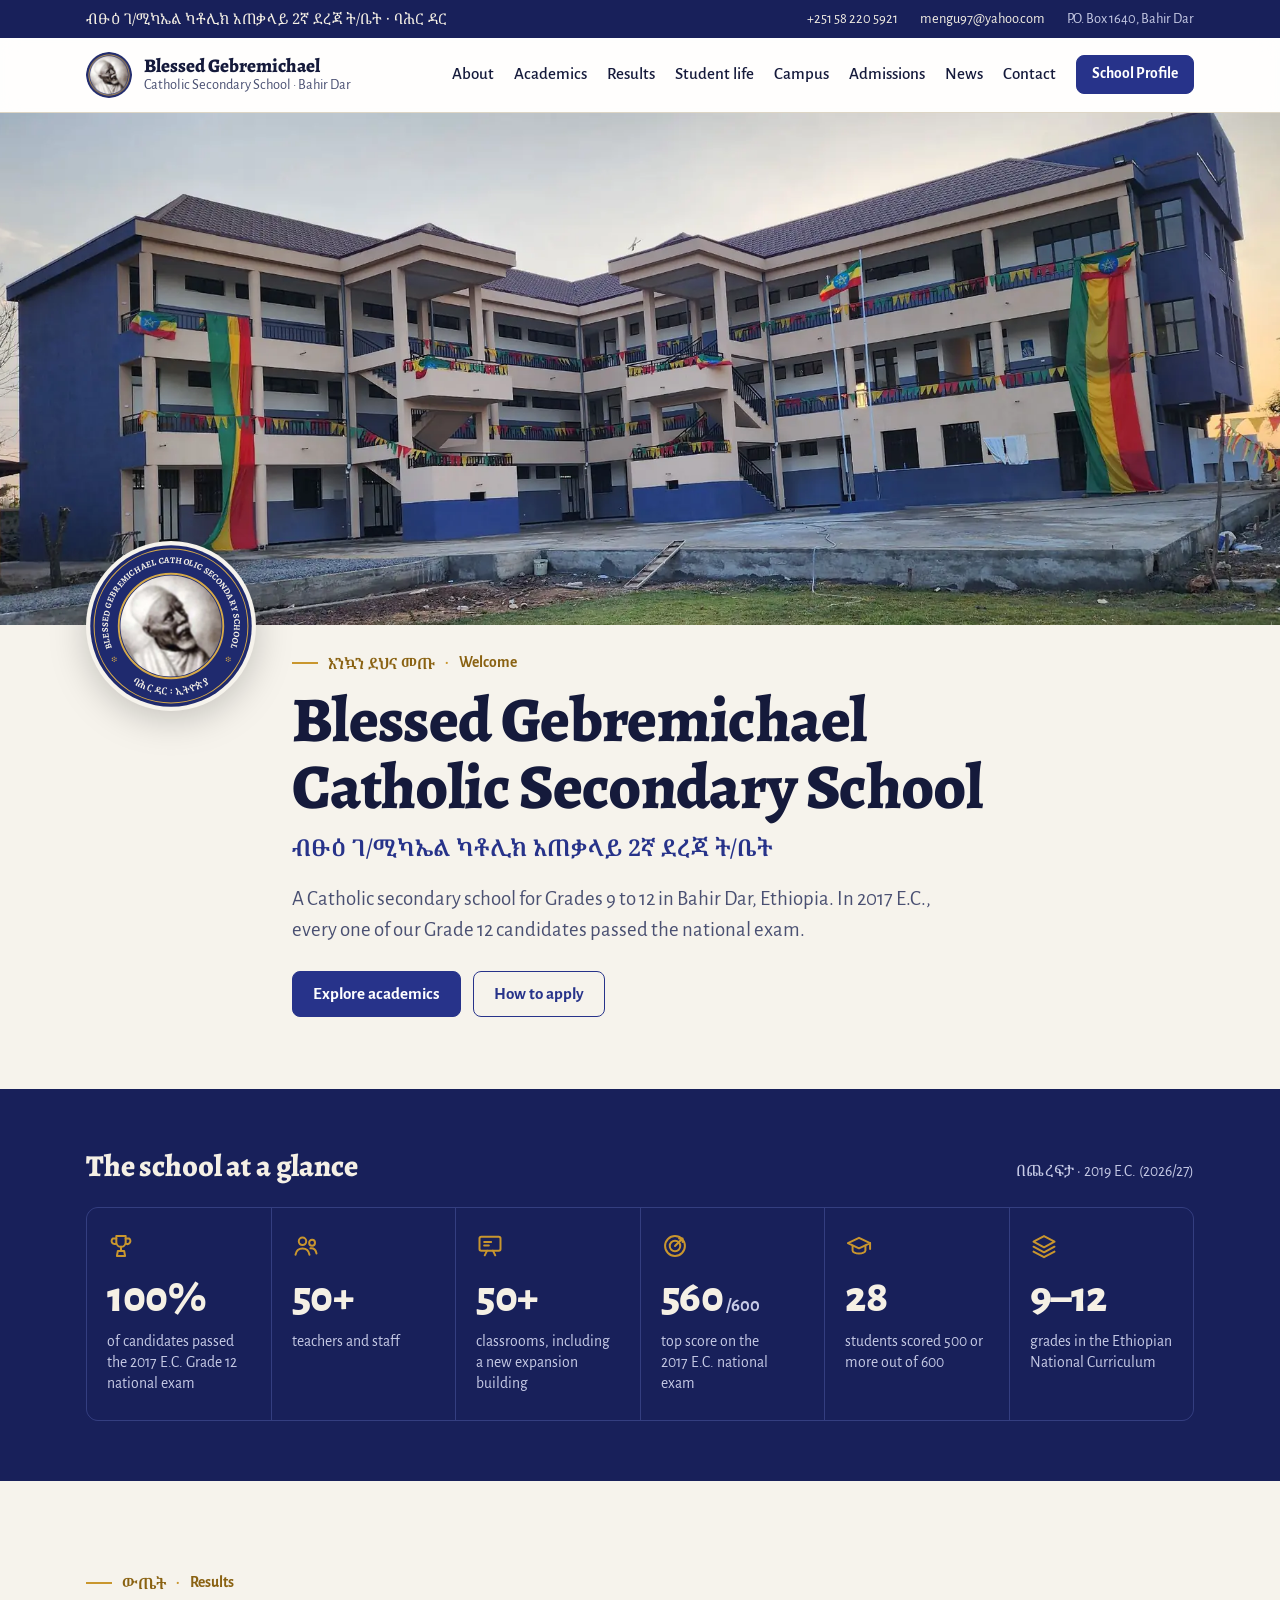
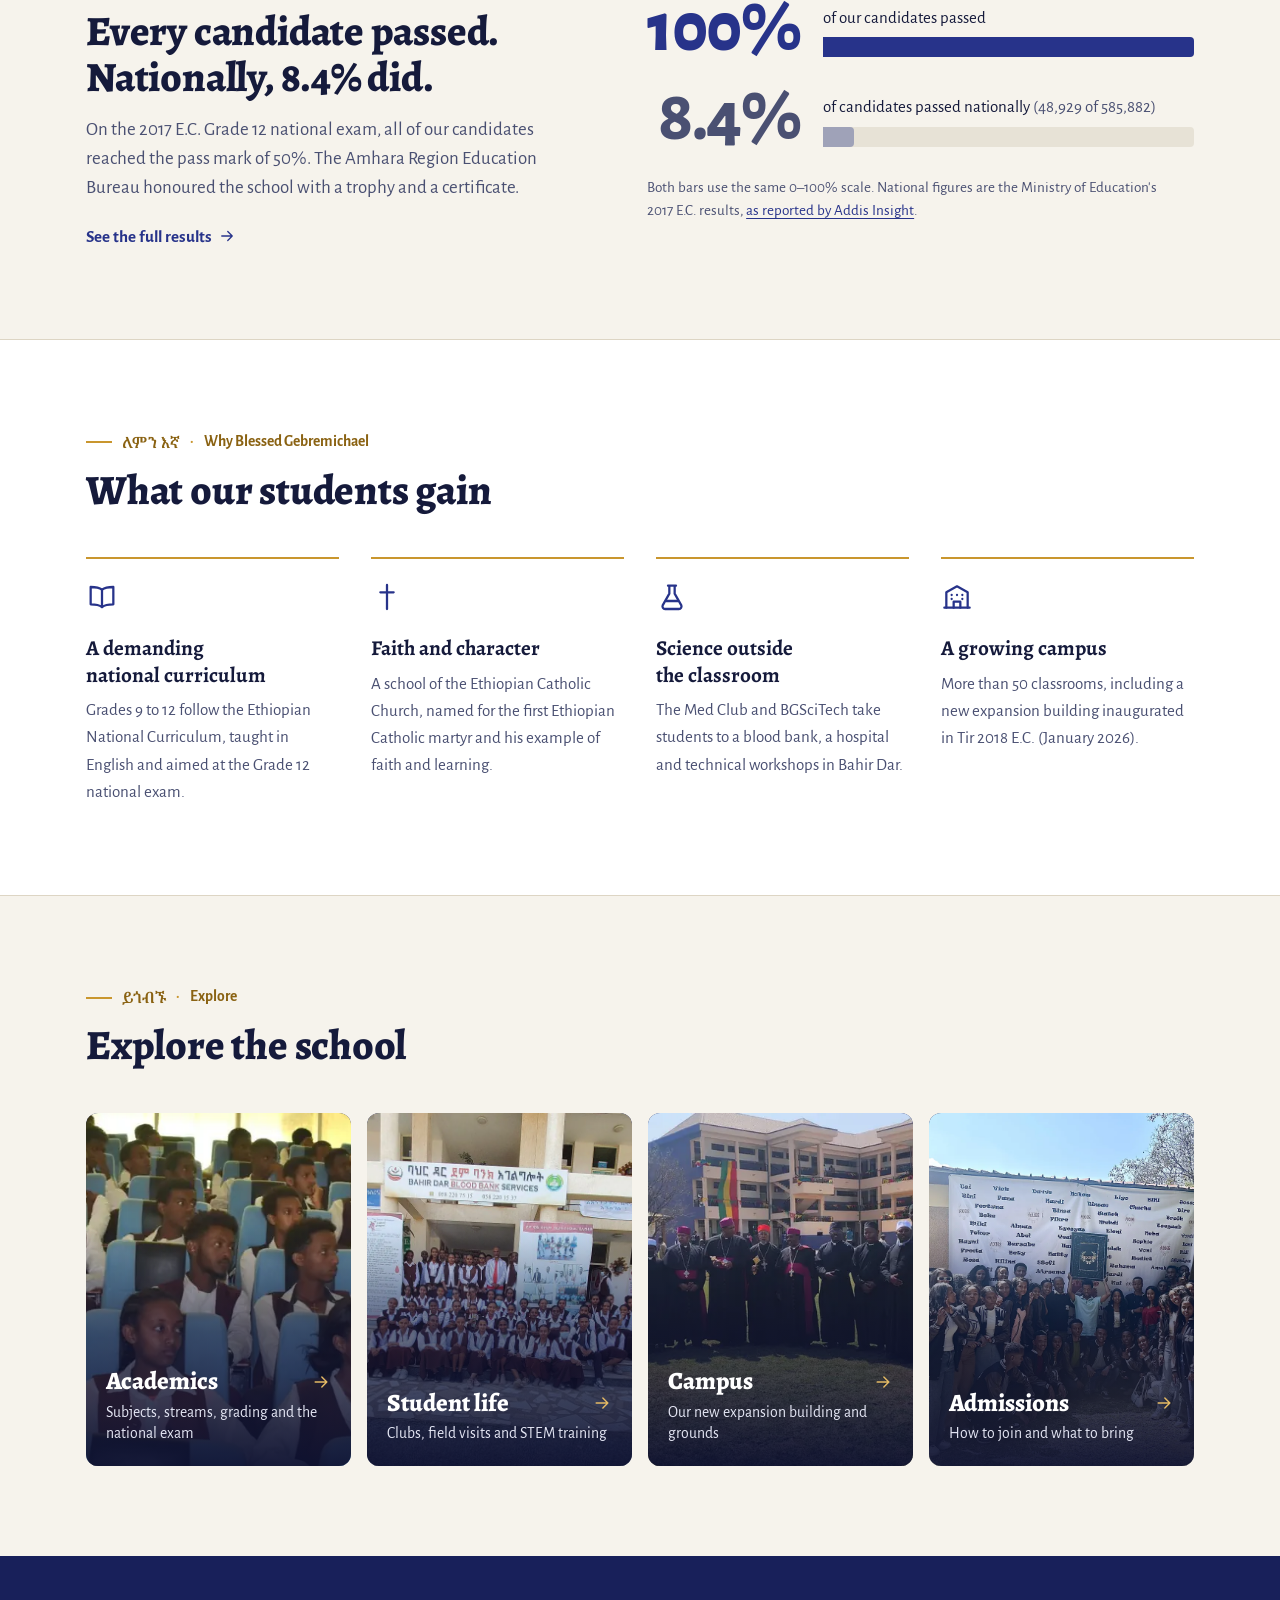
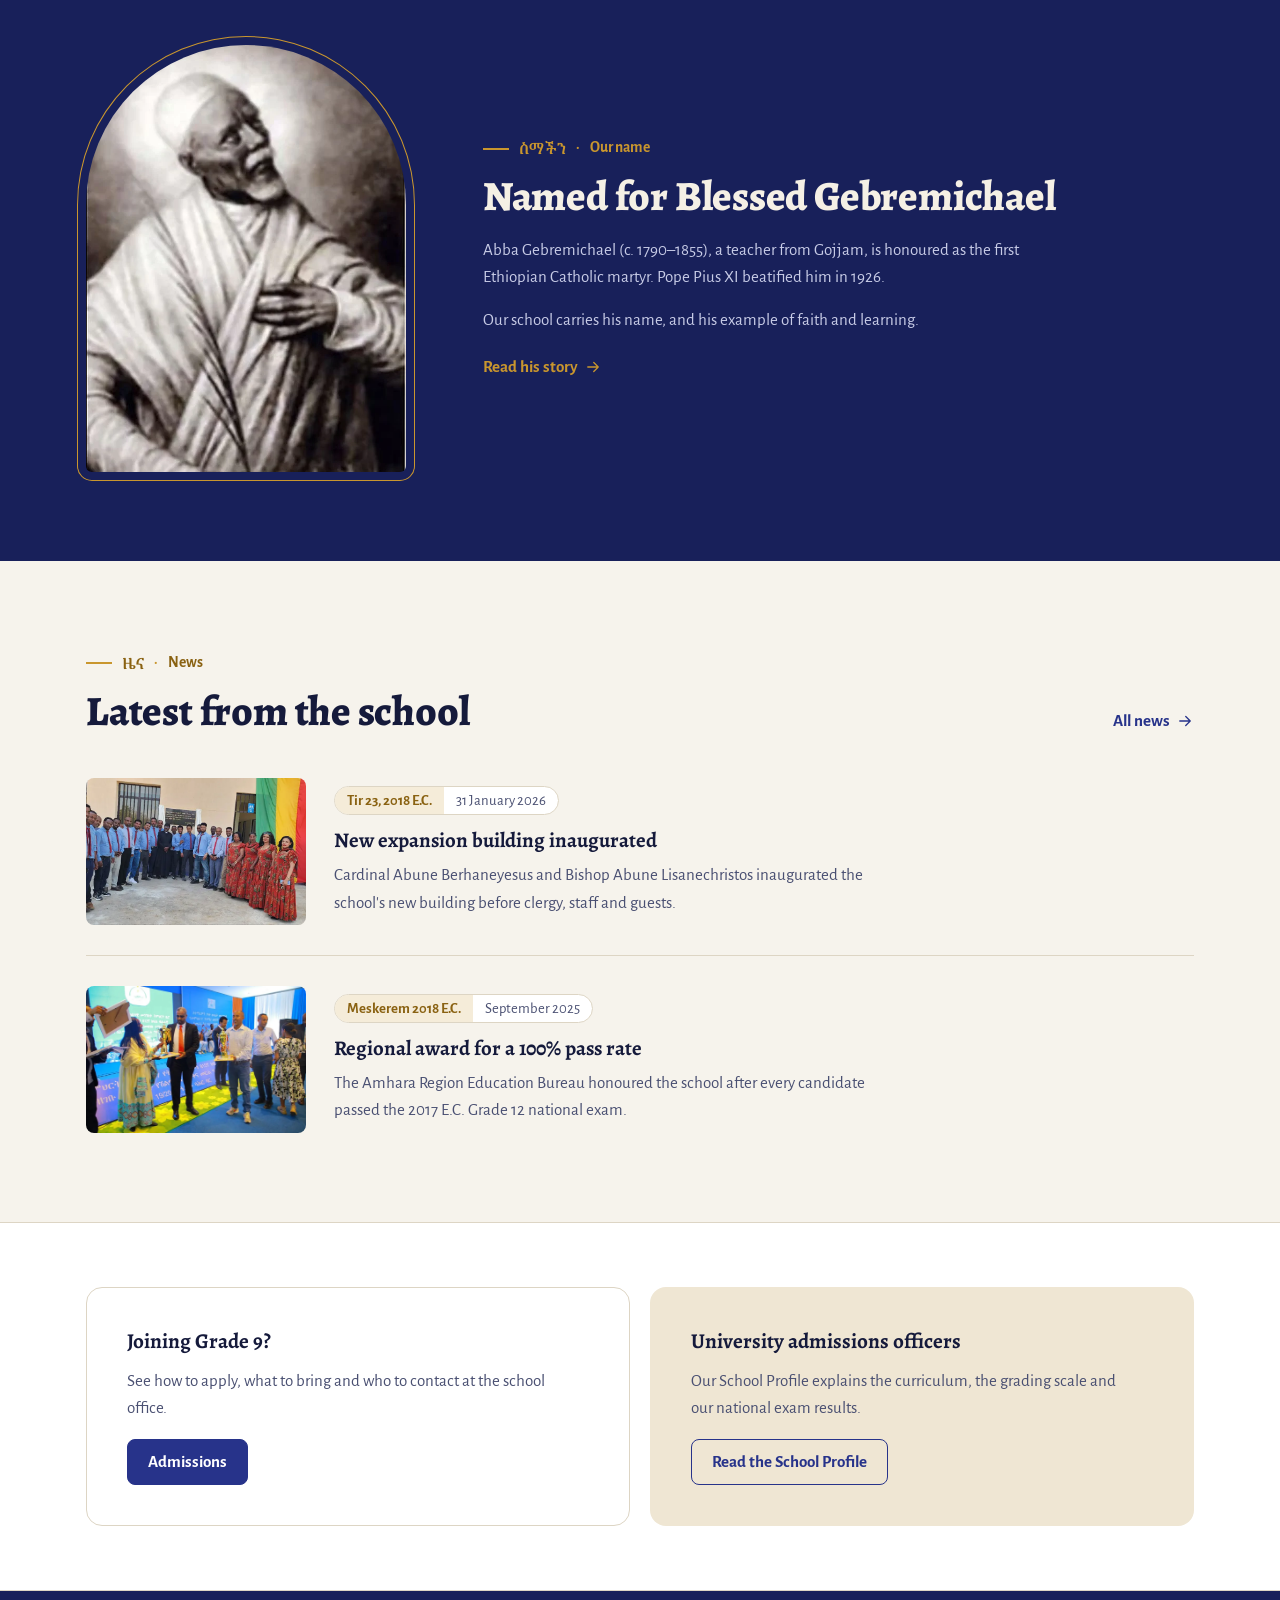
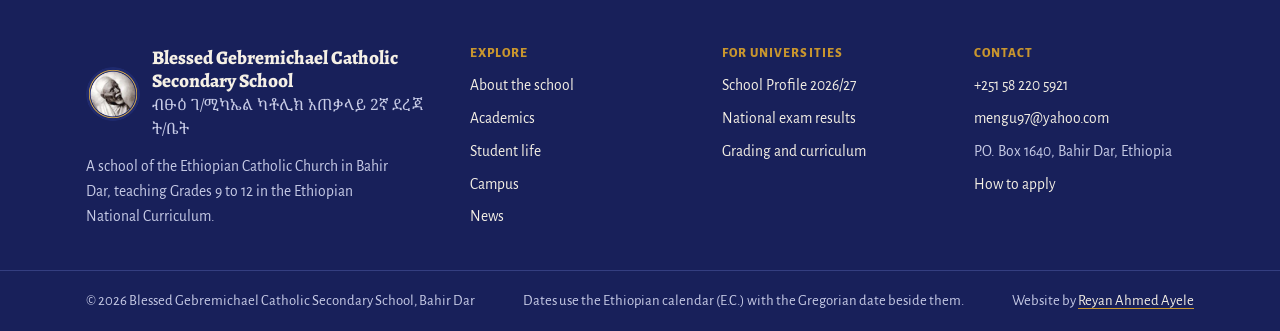
<file: index.html>
<!DOCTYPE html>
<html lang="en">
<head>
<meta charset="utf-8">
<meta name="viewport" content="width=device-width, initial-scale=1">
<title>Blessed Gebremichael Catholic Secondary School, Bahir Dar</title>
<meta name="description" content="A Catholic secondary school for Grades 9 to 12 in Bahir Dar, Ethiopia. Every candidate passed the 2017 E.C. Grade 12 national exam.">
<meta name="theme-color" content="#18205a">
<meta property="og:type" content="website">
<meta property="og:title" content="Blessed Gebremichael Catholic Secondary School, Bahir Dar">
<meta property="og:description" content="A Catholic secondary school for Grades 9 to 12 in Bahir Dar, Ethiopia. Every candidate passed the 2017 E.C. Grade 12 national exam.">
<meta name="author" content="Reyan Ahmed Ayele">
<link rel="author" href="humans.txt">
<link rel="icon" type="image/png" href="assets/img/favicon-192.png">
<link rel="apple-touch-icon" href="assets/img/favicon-192.png">
<link rel="preconnect" href="https://fonts.googleapis.com">
<link rel="preconnect" href="https://fonts.gstatic.com" crossorigin>
<link rel="stylesheet" href="https://fonts.googleapis.com/css2?family=Alegreya:ital,wght@0,500;0,700;0,800;1,700&family=Alegreya+Sans:wght@400;500;700;800&family=Noto+Serif+Ethiopic:wght@500;600;700&display=swap">
<script type="application/ld+json">
{
  "@context": "https://schema.org",
  "@type": "HighSchool",
  "name": "Blessed Gebremichael Catholic Secondary School",
  "alternateName": "ብፁዕ ገ/ሚካኤል ካቶሊክ አጠቃላይ 2ኛ ደረጃ ት/ቤት",
  "description": "A Catholic secondary school for Grades 9 to 12 in Bahir Dar, Ethiopia, following the Ethiopian National Curriculum.",
  "telephone": "+251582205921",
  "email": "mengu97@yahoo.com",
  "address": {
    "@type": "PostalAddress",
    "postOfficeBoxNumber": "1640",
    "addressLocality": "Bahir Dar",
    "addressRegion": "Amhara",
    "addressCountry": "ET"
  }
}
</script>
<link rel="stylesheet" href="css/styles.css">
</head>
<body>
<svg width="0" height="0" style="position:absolute" aria-hidden="true" focusable="false">
  <defs>
    <symbol id="i-award" viewBox="0 0 24 24"><path d="M8 3.5h8v5.2a4 4 0 0 1-8 0V3.5z"/><path d="M8 5.5H5.2a2.3 2.3 0 0 0 2.6 4.4"/><path d="M16 5.5h2.8a2.3 2.3 0 0 1-2.6 4.4"/><path d="M12 12.7v3.6"/><path d="M9.3 16.3h5.4l.8 4.2H8.5z"/></symbol>
    <symbol id="i-users" viewBox="0 0 24 24"><circle cx="9" cy="8" r="3.2"/><path d="M3 19.5c.6-3.3 3.1-5.3 6-5.3s5.4 2 6 5.3"/><circle cx="17.2" cy="9.2" r="2.5"/><path d="M15.8 14c2.6-.3 4.6 1.4 5.2 4.4"/></symbol>
    <symbol id="i-board" viewBox="0 0 24 24"><rect x="3" y="4" width="18" height="12" rx="1.5"/><path d="M7.5 20l2-4M16.5 20l-2-4"/><path d="M7 8.5h6M7 11.5h4"/></symbol>
    <symbol id="i-target" viewBox="0 0 24 24"><circle cx="12" cy="12" r="8.5"/><circle cx="12" cy="12" r="4.5"/><path d="M12 12l6-6M15.5 5.5H18.5V8.5"/></symbol>
    <symbol id="i-cap" viewBox="0 0 24 24"><path d="M2.5 9.5L12 5l9.5 4.5L12 14 2.5 9.5z"/><path d="M6.5 11.7v4.1c0 1.4 2.5 2.7 5.5 2.7s5.5-1.3 5.5-2.7v-4.1"/><path d="M21.5 9.5v5"/></symbol>
    <symbol id="i-layers" viewBox="0 0 24 24"><path d="M12 3.5l9 4.8-9 4.8-9-4.8 9-4.8z"/><path d="M3 12.6l9 4.8 9-4.8"/><path d="M3 16.8l9 4.8 9-4.8"/></symbol>
    <symbol id="i-book" viewBox="0 0 24 24"><path d="M12 6.5C10 5 7.5 4.5 3.5 4.5v13c4 0 6.5.5 8.5 2 2-1.5 4.5-2 8.5-2v-13c-4 0-6.5.5-8.5 2z"/><path d="M12 6.5v13"/></symbol>
    <symbol id="i-cross" viewBox="0 0 24 24"><path d="M12 3v18M7 8.5h10"/></symbol>
    <symbol id="i-flask" viewBox="0 0 24 24"><path d="M9 3.5h6M10 3.5v6l-5 8.8A2 2 0 0 0 6.8 21h10.4a2 2 0 0 0 1.8-2.7l-5-8.8v-6"/><path d="M7.6 15h8.8"/></symbol>
    <symbol id="i-pulse" viewBox="0 0 24 24"><path d="M2.5 12.5h4l2.2-5 4.3 10 2.3-5h6.2"/></symbol>
    <symbol id="i-chip" viewBox="0 0 24 24"><rect x="6" y="6" width="12" height="12" rx="2"/><rect x="9.5" y="9.5" width="5" height="5" rx="1"/><path d="M9.5 2.5v3M14.5 2.5v3M9.5 18.5v3M14.5 18.5v3M2.5 9.5h3M2.5 14.5h3M18.5 9.5h3M18.5 14.5h3"/></symbol>
    <symbol id="i-mic" viewBox="0 0 24 24"><rect x="9" y="3" width="6" height="11" rx="3"/><path d="M5.5 11a6.5 6.5 0 0 0 13 0"/><path d="M12 17.5V21M8.5 21h7"/></symbol>
    <symbol id="i-heart" viewBox="0 0 24 24"><path d="M12 20s-7.5-4.6-7.5-10.2A4.3 4.3 0 0 1 12 7.3a4.3 4.3 0 0 1 7.5 2.5C19.5 15.4 12 20 12 20z"/></symbol>
    <symbol id="i-calendar" viewBox="0 0 24 24"><rect x="3.5" y="5" width="17" height="15.5" rx="2"/><path d="M3.5 10h17M8 3v4M16 3v4"/></symbol>
    <symbol id="i-pin" viewBox="0 0 24 24"><path d="M12 21s-6.5-6.2-6.5-11.2a6.5 6.5 0 0 1 13 0C18.5 14.8 12 21 12 21z"/><circle cx="12" cy="9.8" r="2.4"/></symbol>
    <symbol id="i-phone" viewBox="0 0 24 24"><path d="M6.6 3.5h2.6l1.4 4-2 1.3a12 12 0 0 0 6.6 6.6l1.3-2 4 1.4v2.6a2 2 0 0 1-2.2 2A16.5 16.5 0 0 1 4.6 5.7a2 2 0 0 1 2-2.2z"/></symbol>
    <symbol id="i-mail" viewBox="0 0 24 24"><rect x="3" y="5.5" width="18" height="13" rx="2"/><path d="M3.5 7l8.5 6 8.5-6"/></symbol>
    <symbol id="i-mailbox" viewBox="0 0 24 24"><path d="M7.5 7h9a4.5 4.5 0 0 1 4.5 4.5V18H3v-6.5A4.5 4.5 0 0 1 7.5 7z"/><path d="M12 18v-6.5A4.5 4.5 0 0 0 7.5 7"/><path d="M15 11h3M9 18v3"/></symbol>
    <symbol id="i-building" viewBox="0 0 24 24"><path d="M4 20V8.5l8-4.5 8 4.5V20"/><path d="M2.5 20h19"/><path d="M9.5 20v-4.5h5V20"/><path d="M8 10.5h.01M12 10.5h.01M16 10.5h.01M8 13.5h.01M16 13.5h.01"/></symbol>
    <symbol id="i-field" viewBox="0 0 24 24"><rect x="3" y="5.5" width="18" height="13" rx="1.5"/><path d="M12 5.5v13"/><circle cx="12" cy="12" r="2.6"/><path d="M3 9.5h2.5v5H3M21 9.5h-2.5v5H21"/></symbol>
    <symbol id="i-leaf" viewBox="0 0 24 24"><path d="M5 19c0-8 5-13 14-14 0 9-5 14-14 14z"/><path d="M5 19l7.5-7.5"/></symbol>
    <symbol id="i-arrow" viewBox="0 0 24 24"><path d="M5 12h14M13 6l6 6-6 6"/></symbol>
    <symbol id="i-menu" viewBox="0 0 24 24"><path d="M4 7h16M4 12h16M4 17h16"/></symbol>
    <symbol id="i-close" viewBox="0 0 24 24"><path d="M6 6l12 12M18 6L6 18"/></symbol>
    <symbol id="i-print" viewBox="0 0 24 24"><path d="M7 9V3.5h10V9"/><rect x="3.5" y="9" width="17" height="8" rx="2"/><path d="M7 14h10v6.5H7z"/></symbol>
    <symbol id="i-globe" viewBox="0 0 24 24"><circle cx="12" cy="12" r="9"/><path d="M3 12h18M12 3c2.5 2.6 3.8 5.6 3.8 9s-1.3 6.4-3.8 9c-2.5-2.6-3.8-5.6-3.8-9S9.5 5.6 12 3z"/></symbol>
    <symbol id="i-chat" viewBox="0 0 24 24"><path d="M4 5h16v10.5H10L5 19.5v-4H4z"/></symbol>
    <symbol id="i-check" viewBox="0 0 24 24"><circle cx="12" cy="12" r="9"/><path d="M8 12.3l2.8 2.8L16.2 9.5"/></symbol>
    <symbol id="i-doc" viewBox="0 0 24 24"><path d="M6.5 3h7.5l4 4v14H6.5z"/><path d="M14 3v4h4"/><path d="M9.5 12h6M9.5 15.5h6"/></symbol>
    <symbol id="i-sigma" viewBox="0 0 24 24"><path d="M17.5 5H6.5l6 7-6 7h11"/></symbol>
    <symbol id="i-atom" viewBox="0 0 24 24"><circle cx="12" cy="12" r="1.4"/><ellipse cx="12" cy="12" rx="9.5" ry="3.8"/><ellipse cx="12" cy="12" rx="9.5" ry="3.8" transform="rotate(60 12 12)"/><ellipse cx="12" cy="12" rx="9.5" ry="3.8" transform="rotate(120 12 12)"/></symbol>
    <symbol id="i-cell" viewBox="0 0 24 24"><path d="M12 3.5c5 0 8.5 3.6 8.5 8.5S17 20.5 12 20.5 3.5 17 3.5 12 7 3.5 12 3.5z"/><circle cx="10" cy="10.5" r="2.7"/><path d="M15.5 15.5h.01M15.7 9h.01M9 16h.01"/></symbol>
    <symbol id="i-code" viewBox="0 0 24 24"><path d="M8.5 7L3.5 12l5 5M15.5 7l5 5-5 5M13.5 5l-3 14"/></symbol>
    <symbol id="i-geez" viewBox="0 0 24 24"><rect x="3.5" y="3.5" width="17" height="17" rx="3"/><text x="12" y="17" text-anchor="middle" font-size="12.5" font-family="Noto Serif Ethiopic, Nyala, serif" fill="currentColor" stroke="none">ሀ</text></symbol>
    <symbol id="i-latin" viewBox="0 0 24 24"><rect x="3.5" y="3.5" width="17" height="17" rx="3"/><text x="12" y="16.3" text-anchor="middle" font-size="10" font-weight="700" font-family="Alegreya Sans, sans-serif" fill="currentColor" stroke="none">Aa</text></symbol>
    <symbol id="i-grid" viewBox="0 0 24 24"><rect x="4" y="4" width="7" height="7" rx="1.5"/><rect x="13" y="4" width="7" height="7" rx="1.5"/><rect x="4" y="13" width="7" height="7" rx="1.5"/><rect x="13" y="13" width="7" height="7" rx="1.5"/></symbol>
    <symbol id="i-sun" viewBox="0 0 24 24"><circle cx="12" cy="12" r="4"/><path d="M12 2.5v2.5M12 19v2.5M2.5 12H5M19 12h2.5M5.3 5.3l1.8 1.8M16.9 16.9l1.8 1.8M5.3 18.7l1.8-1.8M16.9 7.1l1.8-1.8"/></symbol>
  </defs>
</svg>
<a class="skip-link" href="#main">Skip to content</a>

<div class="topbar">
  <div class="wrap">
    <p class="topbar-am" lang="am">ብፁዕ <span class="nw">ገ/ሚካኤል</span> ካቶሊክ አጠቃላይ 2ኛ ደረጃ <span class="nw">ት/ቤት</span> · <span class="nw">ባሕር ዳር</span></p>
    <ul class="topbar-contacts">
      <li><a href="tel:+251582205921">+251 58 220 5921</a></li>
      <li><a href="mailto:mengu97@yahoo.com">mengu97@yahoo.com</a></li>
      <li>P.O. Box 1640, Bahir Dar</li>
    </ul>
  </div>
</div>

<header class="site-head">
  <div class="wrap head-row">
    <a class="brand" href="index.html">
      <img src="assets/img/favicon-192.png" alt="" width="46" height="46">
      <span>
        <span class="brand-name">Blessed Gebremichael</span>
        <span class="brand-sub">Catholic Secondary School · Bahir Dar</span>
      </span>
    </a>
    <button class="menu-btn" type="button" aria-expanded="false" aria-controls="site-nav">
      <svg class="icon when-closed" aria-hidden="true"><use href="#i-menu"/></svg>
      <svg class="icon when-open" aria-hidden="true"><use href="#i-close"/></svg>
      <span>Menu</span>
    </button>
    <nav class="site-nav" id="site-nav" aria-label="Main">
      <a href="about.html">About</a>
      <a href="academics.html">Academics</a>
      <a href="results.html">Results</a>
      <a href="student-life.html">Student life</a>
      <a href="campus.html">Campus</a>
      <a href="admissions.html">Admissions</a>
      <a href="news.html">News</a>
      <a href="contact.html">Contact</a>
      <a class="btn btn-small" href="profile.html">School Profile</a>
    </nav>
  </div>
</header>

<main id="main" tabindex="-1">
<div class="page" data-page="home">
  <section class="hero" aria-labelledby="home-title">
    <picture class="hero-photo">
      <source media="(max-width: 720px)" srcset="assets/img/building-mobile.webp">
      <img src="assets/img/building-wide.webp" width="2000" height="734" alt="The school's new expansion building, hung with Ethiopian flags for its inauguration" fetchpriority="high">
    </picture>
    <div class="wrap hero-body">
      <div class="hero-inner">
        <svg class="hero-seal" viewBox="0 0 200 200" role="img" aria-labelledby="seal-title">
          <title id="seal-title">Seal of Blessed Gebremichael Catholic Secondary School</title>
          <defs>
            <path id="seal-arc-top" d="M 35.91 137 A 74 74 0 1 1 164.09 137"/>
            <path id="seal-arc-bottom" d="M 29.85 140.5 A 81 81 0 0 0 170.15 140.5"/>
            <clipPath id="seal-clip"><circle cx="100" cy="100" r="59.5"/></clipPath>
          </defs>
          <circle class="seal-ground" cx="100" cy="100" r="100"/>
          <circle class="seal-disc" cx="100" cy="100" r="95"/>
          <circle class="seal-line" cx="100" cy="100" r="90.5" stroke-width="1.2"/>
          <image href="assets/img/gebremichael-seal.webp" x="40" y="40" width="120" height="120" clip-path="url(#seal-clip)" preserveAspectRatio="xMidYMid slice"/>
          <circle class="seal-line" cx="100" cy="100" r="61.5" stroke-width="2.2"/>
          <text class="seal-text" font-size="10.4" letter-spacing="0.6"><textPath href="#seal-arc-top" startOffset="50%" text-anchor="middle" textLength="286" lengthAdjust="spacing">BLESSED GEBREMICHAEL CATHOLIC SECONDARY SCHOOL</textPath></text>
          <text class="seal-text-am" font-size="11.5"><textPath href="#seal-arc-bottom" startOffset="50%" text-anchor="middle">ባሕር ዳር ፡ ኢትዮጵያ</textPath></text>
          <text class="seal-orn" x="32.9" y="138.8" font-size="12" text-anchor="middle" dominant-baseline="central">፨</text>
          <text class="seal-orn" x="167.1" y="138.8" font-size="12" text-anchor="middle" dominant-baseline="central">፨</text>
        </svg>
        <div class="hero-copy">
          <p class="eyebrow"><span lang="am">እንኳን ደህና መጡ</span><span>Welcome</span></p>
          <h1 id="home-title" tabindex="-1">Blessed Gebremichael Catholic Secondary School</h1>
          <p class="name-am" lang="am">ብፁዕ <span class="nw">ገ/ሚካኤል</span> ካቶሊክ አጠቃላይ 2ኛ ደረጃ <span class="nw">ት/ቤት</span></p>
          <p class="lead">A Catholic secondary school for Grades 9 to 12 in Bahir Dar, Ethiopia. In 2017&nbsp;E.C., every one of our Grade 12 candidates passed the national exam.</p>
          <div class="actions">
            <a class="btn" href="academics.html">Explore academics</a>
            <a class="btn quiet" href="admissions.html">How to apply</a>
          </div>
        </div>
      </div>
    </div>
  </section>

  <section class="facts" aria-labelledby="facts-title">
    <div class="wrap">
      <div class="facts-head on-dark">
        <h2 id="facts-title">The school at a glance</h2>
        <p><span lang="am">በጨረፍታ</span> · 2019&nbsp;E.C. (2026/27)</p>
      </div>
      <ul class="facts-grid">
        <li class="fact">
          <svg class="icon" aria-hidden="true"><use href="#i-award"/></svg>
          <p class="fact-value">100%</p>
          <p class="fact-label">of candidates passed the 2017&nbsp;E.C. Grade 12 national exam</p>
        </li>
        <li class="fact">
          <svg class="icon" aria-hidden="true"><use href="#i-users"/></svg>
          <p class="fact-value">50+</p>
          <p class="fact-label">teachers and staff</p>
        </li>
        <li class="fact">
          <svg class="icon" aria-hidden="true"><use href="#i-board"/></svg>
          <p class="fact-value">50+</p>
          <p class="fact-label">classrooms, including a new expansion building</p>
        </li>
        <li class="fact">
          <svg class="icon" aria-hidden="true"><use href="#i-target"/></svg>
          <p class="fact-value">560<small>/600</small></p>
          <p class="fact-label">top score on the 2017&nbsp;E.C. national exam</p>
        </li>
        <li class="fact">
          <svg class="icon" aria-hidden="true"><use href="#i-cap"/></svg>
          <p class="fact-value">28</p>
          <p class="fact-label">students scored 500 or more out of 600</p>
        </li>
        <li class="fact">
          <svg class="icon" aria-hidden="true"><use href="#i-layers"/></svg>
          <p class="fact-value">9–12</p>
          <p class="fact-label">grades in the Ethiopian National Curriculum</p>
        </li>
      </ul>
    </div>
  </section>

  <section class="section" aria-labelledby="home-results">
    <div class="wrap split">
      <div>
        <p class="eyebrow"><span lang="am">ውጤት</span><span>Results</span></p>
        <h2 id="home-results">Every candidate passed. Nationally, 8.4% did.</h2>
        <p class="section-lead">On the 2017&nbsp;E.C. Grade 12 national exam, all of our candidates reached the pass mark of 50%. The Amhara Region Education Bureau honoured the school with a trophy and a certificate.</p>
        <a class="link-arrow" href="results.html">See the full results <svg class="icon" aria-hidden="true"><use href="#i-arrow"/></svg></a>
      </div>
      <figure class="compare" aria-label="Pass rate on the 2017&nbsp;E.C. Grade 12 national exam: 100% at Blessed Gebremichael, 8.4% nationally">
        <div class="cmp-num">100%</div>
        <div class="cmp-detail">
          <div class="cmp-label">of our candidates passed</div>
          <div class="cmp-track"><span class="cmp-bar" style="width:100%"></span></div>
        </div>
        <div class="cmp-num nation">8.4%</div>
        <div class="cmp-detail">
          <div class="cmp-label">of candidates passed nationally <span>(48,929 of 585,882)</span></div>
          <div class="cmp-track"><span class="cmp-bar nation" style="width:8.4%"></span></div>
        </div>
        <figcaption>Both bars use the same 0–100% scale. National figures are the Ministry of Education's 2017&nbsp;E.C. results, <a href="https://www.addisinsight.net/2025/09/14/only-8-4-of-ethiopian-grade-12-students-passed-2017-exam/">as reported by Addis Insight</a>.</figcaption>
      </figure>
    </div>
  </section>

  <section class="section alt" aria-labelledby="home-why">
    <div class="wrap">
      <div class="section-head">
        <p class="eyebrow"><span lang="am">ለምን እኛ</span><span>Why Blessed Gebremichael</span></p>
        <h2 id="home-why">What our students gain</h2>
      </div>
      <ul class="pillars">
        <li>
          <svg class="icon" aria-hidden="true"><use href="#i-book"/></svg>
          <h3>A demanding national curriculum</h3>
          <p>Grades 9 to 12 follow the Ethiopian National Curriculum, taught in English and aimed at the Grade 12 national exam.</p>
        </li>
        <li>
          <svg class="icon" aria-hidden="true"><use href="#i-cross"/></svg>
          <h3>Faith and character</h3>
          <p>A school of the Ethiopian Catholic Church, named for the first Ethiopian Catholic martyr and his example of faith and learning.</p>
        </li>
        <li>
          <svg class="icon" aria-hidden="true"><use href="#i-flask"/></svg>
          <h3>Science outside the classroom</h3>
          <p>The Med Club and BGSciTech take students to a blood bank, a hospital and technical workshops in Bahir Dar.</p>
        </li>
        <li>
          <svg class="icon" aria-hidden="true"><use href="#i-building"/></svg>
          <h3>A growing campus</h3>
          <p>More than 50 classrooms, including a new expansion building inaugurated in Tir 2018&nbsp;E.C. (January 2026).</p>
        </li>
      </ul>
    </div>
  </section>

  <section class="section" aria-labelledby="home-explore">
    <div class="wrap">
      <div class="section-head">
        <p class="eyebrow"><span lang="am">ይጎብኙ</span><span>Explore</span></p>
        <h2 id="home-explore">Explore the school</h2>
      </div>
      <div class="explore">
        <a class="tile" href="academics.html">
          <img src="assets/img/stem-lecture.webp" width="900" height="416" alt="" loading="lazy" decoding="async">
          <span class="tile-body">
            <span class="tile-title">Academics <svg class="icon" aria-hidden="true"><use href="#i-arrow"/></svg></span>
            <span class="tile-text">Subjects, streams, grading and the national exam</span>
          </span>
        </a>
        <a class="tile" href="student-life.html">
          <img src="assets/img/med-bloodbank.webp" width="1280" height="720" alt="" loading="lazy" decoding="async">
          <span class="tile-body">
            <span class="tile-title">Student life <svg class="icon" aria-hidden="true"><use href="#i-arrow"/></svg></span>
            <span class="tile-text">Clubs, field visits and STEM training</span>
          </span>
        </a>
        <a class="tile" href="campus.html">
          <img src="assets/img/clergy-inauguration.webp" width="1000" height="467" alt="" loading="lazy" decoding="async">
          <span class="tile-body">
            <span class="tile-title">Campus <svg class="icon" aria-hidden="true"><use href="#i-arrow"/></svg></span>
            <span class="tile-text">Our new expansion building and grounds</span>
          </span>
        </a>
        <a class="tile" href="admissions.html">
          <img src="assets/img/class-2017-banner.webp" width="1280" height="958" alt="" loading="lazy" decoding="async">
          <span class="tile-body">
            <span class="tile-title">Admissions <svg class="icon" aria-hidden="true"><use href="#i-arrow"/></svg></span>
            <span class="tile-text">How to join and what to bring</span>
          </span>
        </a>
      </div>
    </div>
  </section>

  <section class="band" aria-labelledby="home-name">
    <div class="wrap band-grid">
      <figure class="arch">
        <img src="assets/img/gebremichael.webp" width="612" height="908" alt="Portrait of Blessed Gebremichael holding a palm branch" loading="lazy" decoding="async">
      </figure>
      <div class="on-dark">
        <p class="eyebrow"><span lang="am">ስማችን</span><span>Our name</span></p>
        <h2 id="home-name">Named for Blessed Gebremichael</h2>
        <p>Abba Gebremichael (c. 1790–1855), a teacher from Gojjam, is honoured as the first Ethiopian Catholic martyr. Pope Pius XI beatified him in 1926.</p>
        <p>Our school carries his name, and his example of faith and learning.</p>
        <a class="link-arrow" href="about.html">Read his story <svg class="icon" aria-hidden="true"><use href="#i-arrow"/></svg></a>
      </div>
    </div>
  </section>

  <section class="section" aria-labelledby="home-news">
    <div class="wrap">
      <div class="section-head-row">
        <div>
          <p class="eyebrow"><span lang="am">ዜና</span><span>News</span></p>
          <h2 id="home-news">Latest from the school</h2>
        </div>
        <a class="link-arrow" href="news.html">All news <svg class="icon" aria-hidden="true"><use href="#i-arrow"/></svg></a>
      </div>
      <ol class="news-list compact">
        <li class="news-item">
          <img src="assets/img/staff-plaque.webp" width="1000" height="467" alt="Teachers and staff beside the new inauguration plaque" loading="lazy" decoding="async">
          <div>
            <p class="datestamp"><time class="ec" datetime="2026-01-31">Tir 23, 2018&nbsp;E.C.</time><span class="gc">31 January 2026</span></p>
            <h3>New expansion building inaugurated</h3>
            <p>Cardinal Abune Berhaneyesus and Bishop Abune Lisanechristos inaugurated the school's new building before clergy, staff and guests.</p>
          </div>
        </li>
        <li class="news-item">
          <img src="assets/img/award-ceremony.webp" width="1000" height="666" alt="Trophies being presented at the Amhara Region Education Bureau's awards ceremony" loading="lazy" decoding="async">
          <div>
            <p class="datestamp"><time class="ec" datetime="2025-09">Meskerem 2018&nbsp;E.C.</time><span class="gc">September 2025</span></p>
            <h3>Regional award for a 100% pass rate</h3>
            <p>The Amhara Region Education Bureau honoured the school after every candidate passed the 2017&nbsp;E.C. Grade 12 national exam.</p>
          </div>
        </li>
      </ol>
    </div>
  </section>

  <section class="section alt tight" aria-label="Next steps">
    <div class="wrap cta-grid">
      <div class="cta">
        <h3>Joining Grade 9?</h3>
        <p>See how to apply, what to bring and who to contact at the school office.</p>
        <a class="btn" href="admissions.html">Admissions</a>
      </div>
      <div class="cta alt">
        <h3>University admissions officers</h3>
        <p>Our School Profile explains the curriculum, the grading scale and our national exam results.</p>
        <a class="btn quiet" href="profile.html">Read the School Profile</a>
      </div>
    </div>
  </section>
</div>
</main>

<footer class="site-foot">
  <div class="wrap foot-grid">
    <div class="foot-brand">
      <div class="row">
        <img src="assets/img/favicon-192.png" alt="" width="54" height="54">
        <div>
          <p class="foot-name">Blessed Gebremichael Catholic Secondary School</p>
          <p lang="am">ብፁዕ <span class="nw">ገ/ሚካኤል</span> ካቶሊክ አጠቃላይ 2ኛ ደረጃ <span class="nw">ት/ቤት</span></p>
        </div>
      </div>
      <p>A school of the Ethiopian Catholic Church in Bahir Dar, teaching Grades 9 to 12 in the Ethiopian National Curriculum.</p>
    </div>
    <div>
      <h2>Explore</h2>
      <ul>
        <li><a href="about.html">About the school</a></li>
        <li><a href="academics.html">Academics</a></li>
        <li><a href="student-life.html">Student life</a></li>
        <li><a href="campus.html">Campus</a></li>
        <li><a href="news.html">News</a></li>
      </ul>
    </div>
    <div>
      <h2>For universities</h2>
      <ul>
        <li><a href="profile.html">School Profile 2026/27</a></li>
        <li><a href="results.html">National exam results</a></li>
        <li><a href="academics.html">Grading and curriculum</a></li>
      </ul>
    </div>
    <div>
      <h2>Contact</h2>
      <ul>
        <li><a href="tel:+251582205921">+251 58 220 5921</a></li>
        <li><a href="mailto:mengu97@yahoo.com">mengu97@yahoo.com</a></li>
        <li>P.O. Box 1640, Bahir Dar, Ethiopia</li>
        <li><a href="admissions.html">How to apply</a></li>
      </ul>
    </div>
  </div>
  <div class="foot-bottom">
    <div class="wrap">
      <p>&copy; 2026 Blessed Gebremichael Catholic Secondary School, Bahir Dar</p>
      <p>Dates use the Ethiopian calendar (E.C.) with the Gregorian date beside them.</p>
      <p class="foot-credit">Website by <a href="credits.html">Reyan Ahmed Ayele</a></p>
    </div>
  </div>
</footer>

<script src="js/main.js" defer></script>
</body>
</html>
</file>
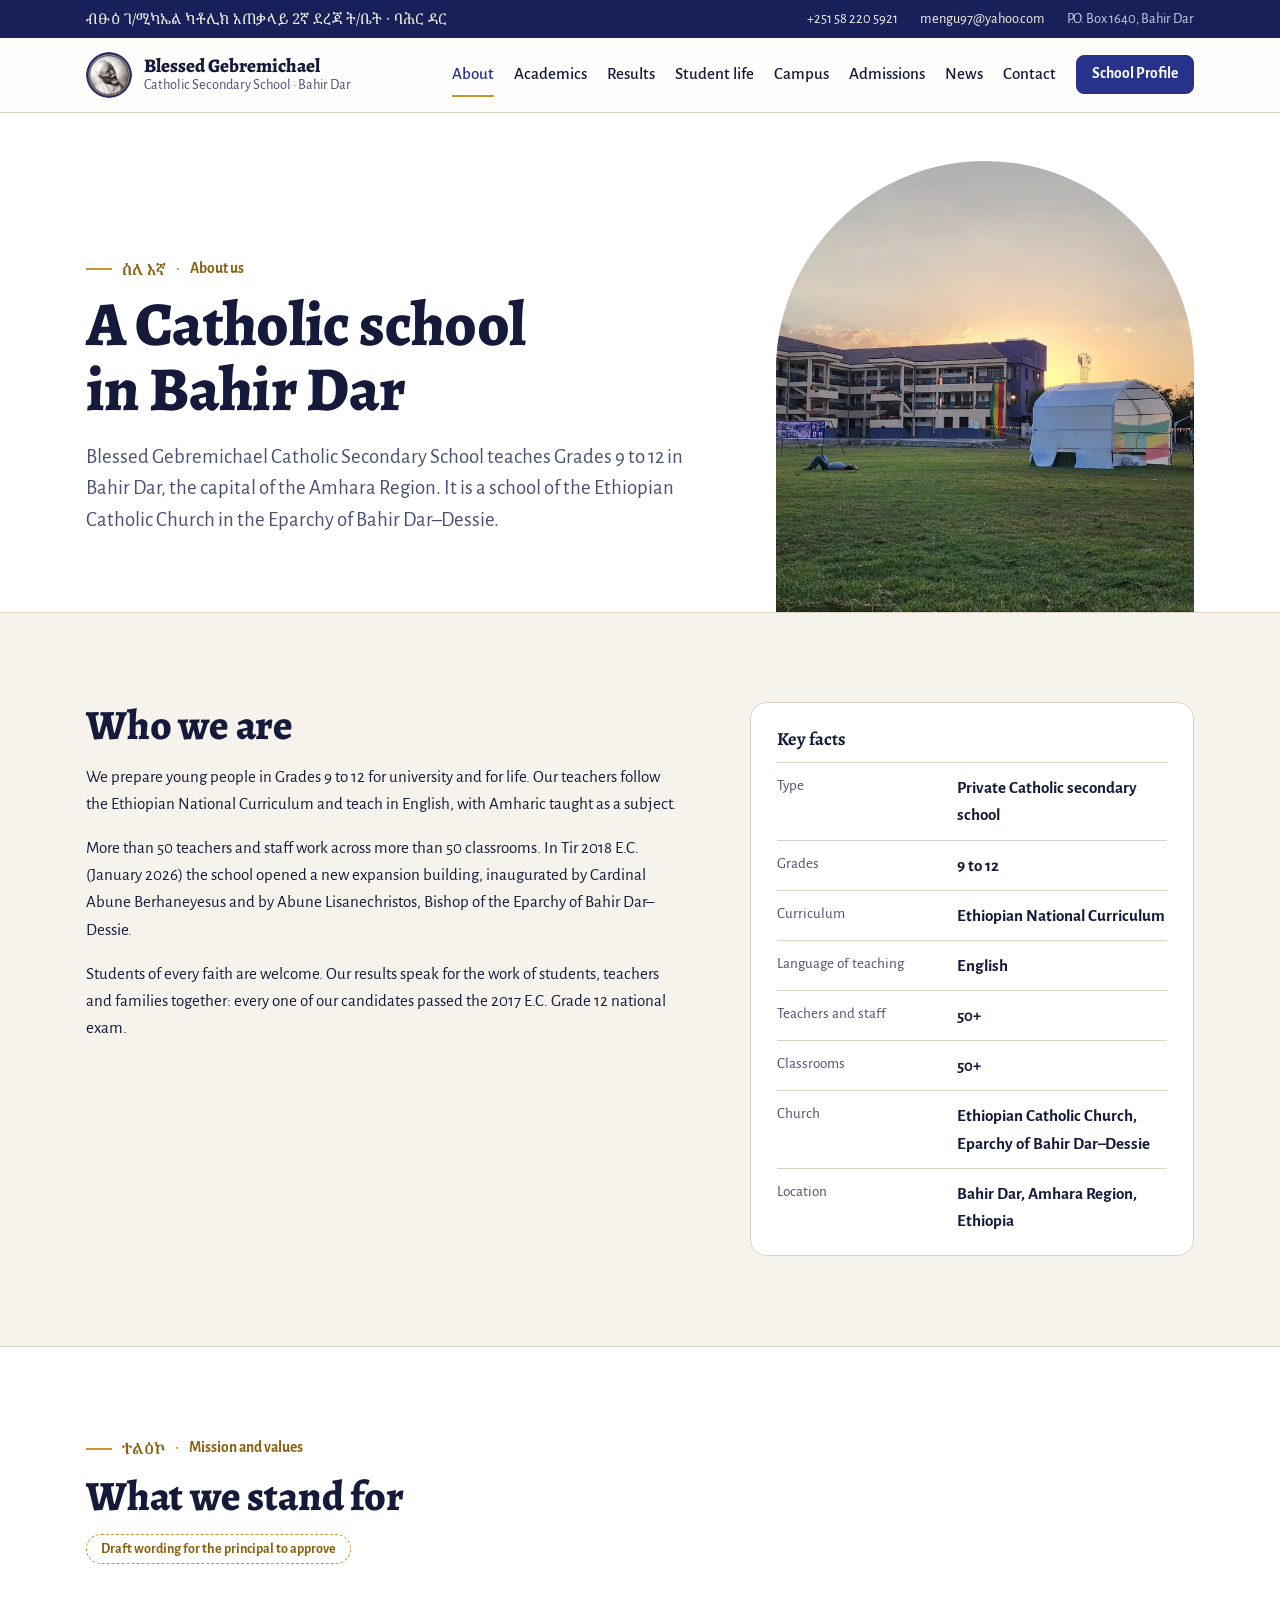
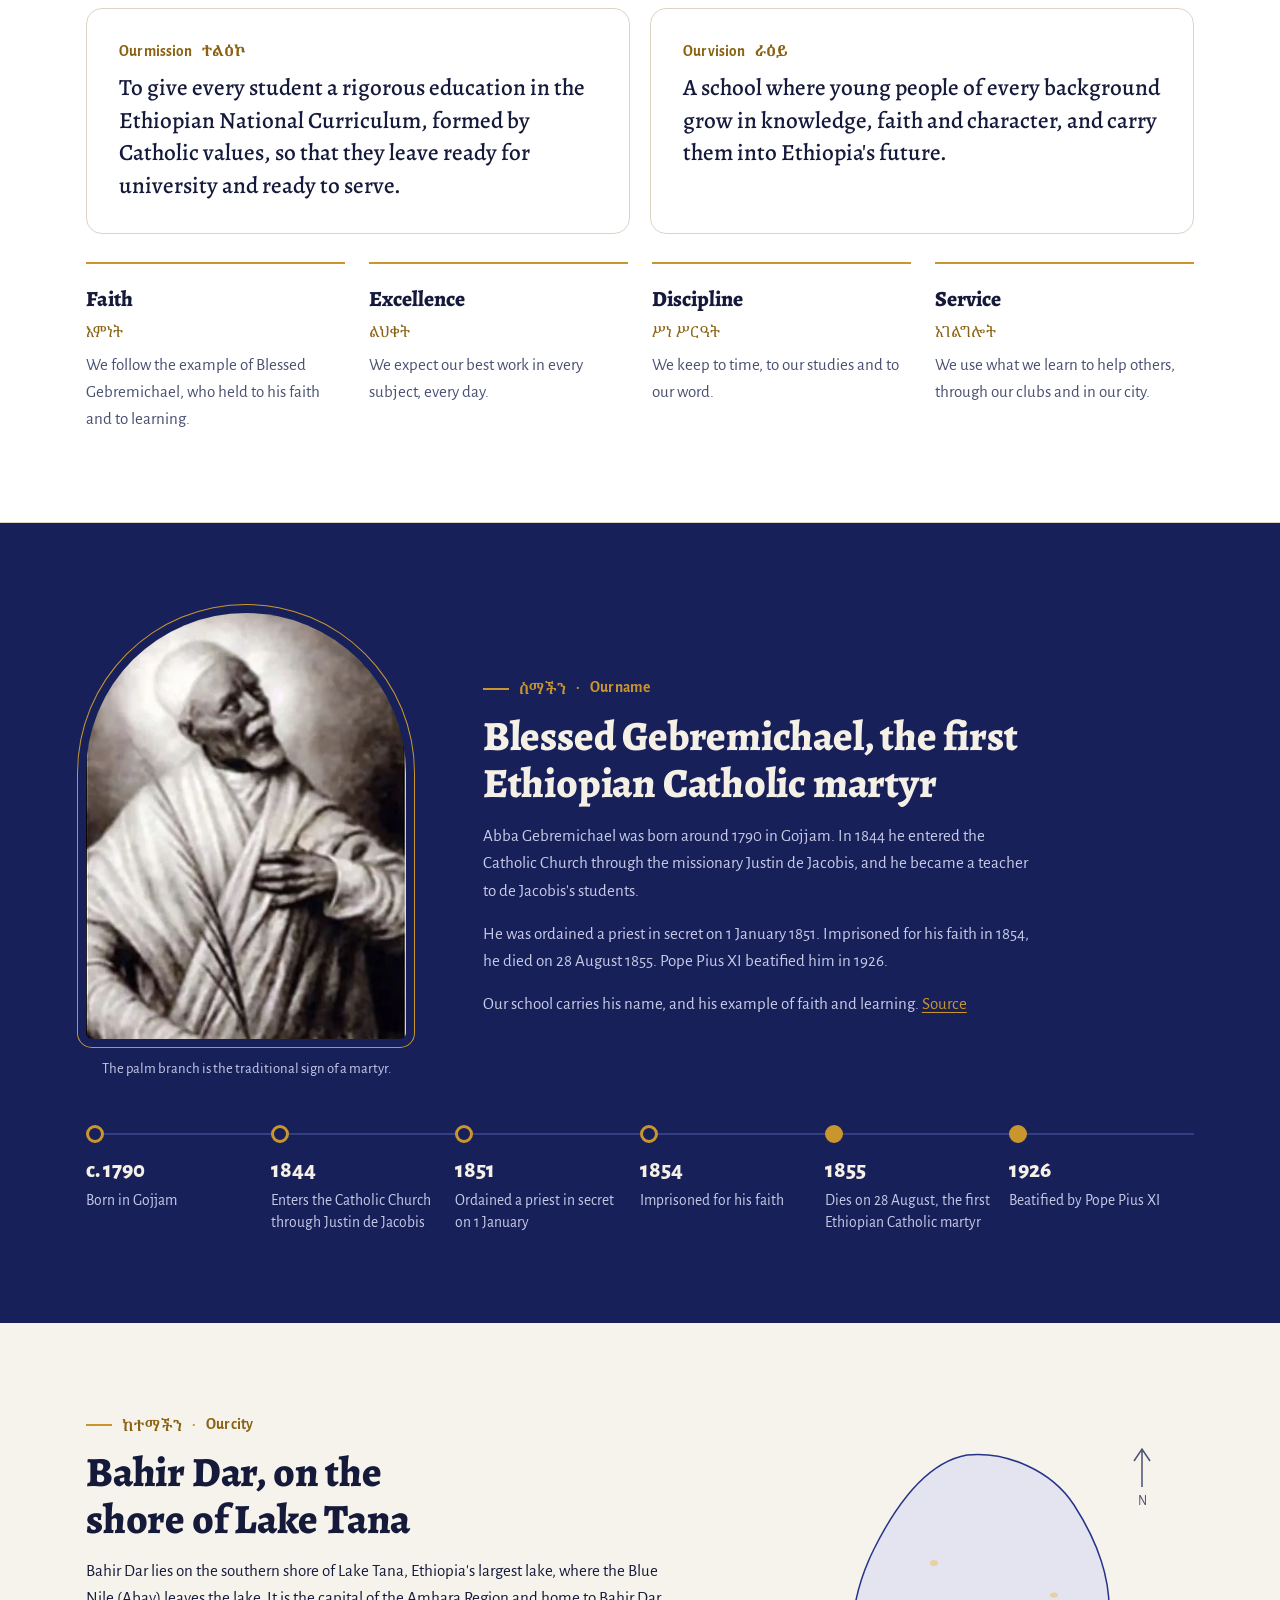
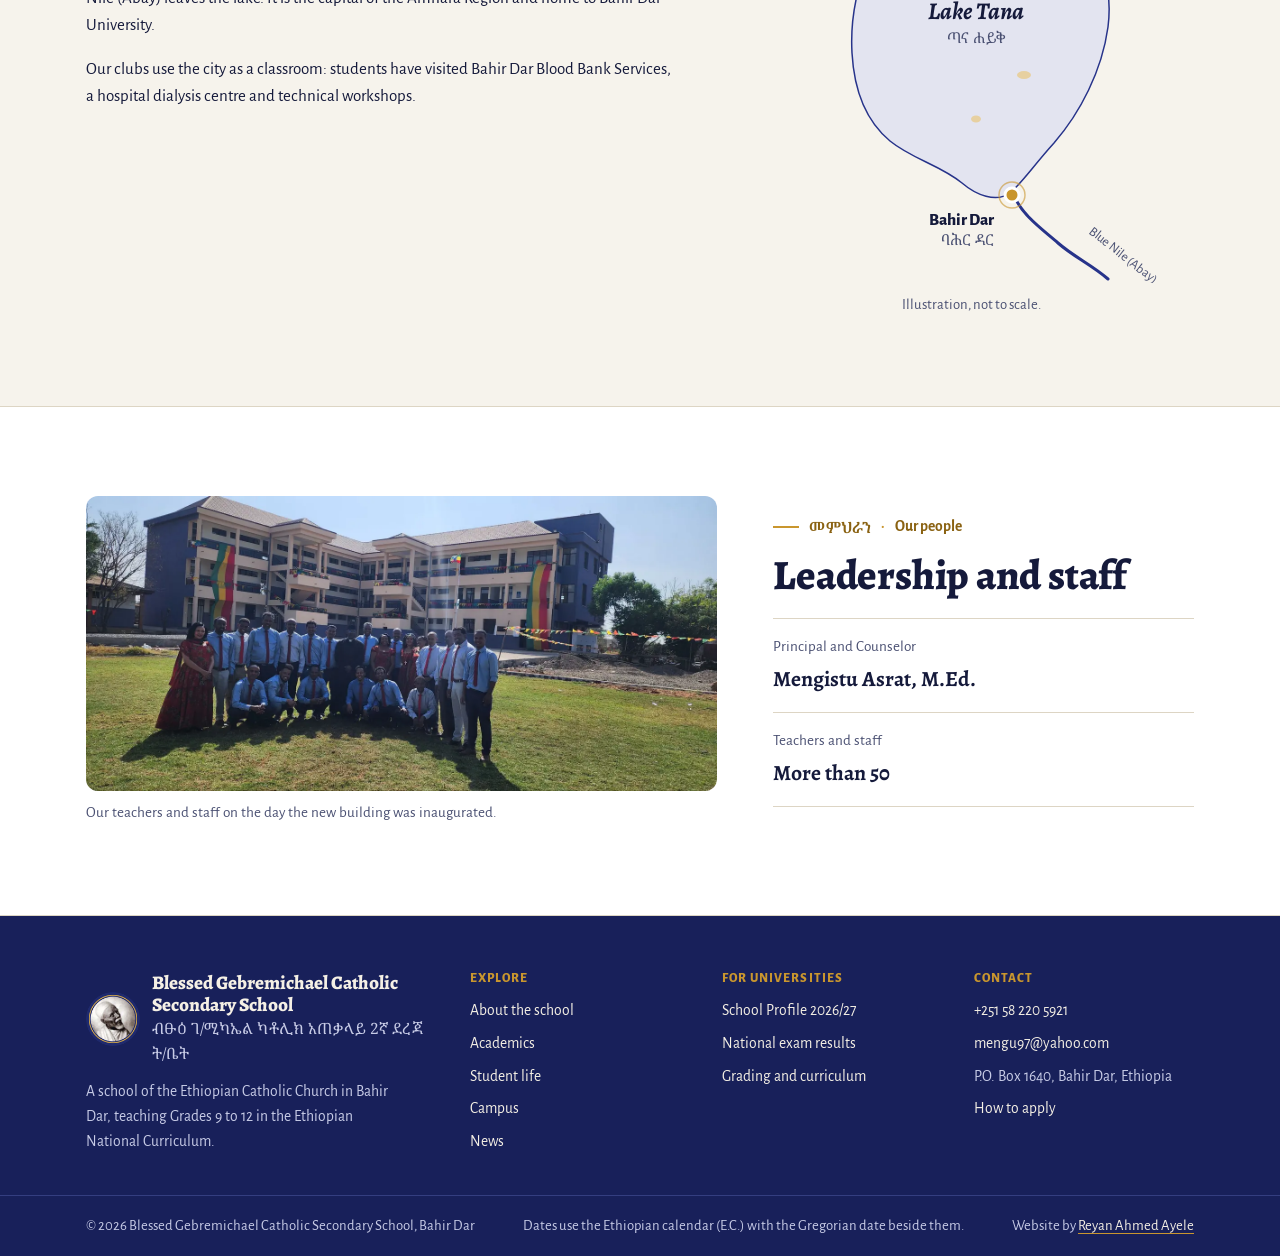
<file: about.html>
<!DOCTYPE html>
<html lang="en">
<head>
<meta charset="utf-8">
<meta name="viewport" content="width=device-width, initial-scale=1">
<title>About · Blessed Gebremichael Catholic Secondary School</title>
<meta name="description" content="Who we are, the namesake of our school, Blessed Gebremichael, and our city of Bahir Dar on Lake Tana.">
<meta name="theme-color" content="#18205a">
<meta property="og:type" content="website">
<meta property="og:title" content="About · Blessed Gebremichael Catholic Secondary School">
<meta property="og:description" content="Who we are, the namesake of our school, Blessed Gebremichael, and our city of Bahir Dar on Lake Tana.">
<meta name="author" content="Reyan Ahmed Ayele">
<link rel="author" href="humans.txt">
<link rel="icon" type="image/png" href="assets/img/favicon-192.png">
<link rel="apple-touch-icon" href="assets/img/favicon-192.png">
<link rel="preconnect" href="https://fonts.googleapis.com">
<link rel="preconnect" href="https://fonts.gstatic.com" crossorigin>
<link rel="stylesheet" href="https://fonts.googleapis.com/css2?family=Alegreya:ital,wght@0,500;0,700;0,800;1,700&family=Alegreya+Sans:wght@400;500;700;800&family=Noto+Serif+Ethiopic:wght@500;600;700&display=swap">
<link rel="stylesheet" href="css/styles.css">
</head>
<body>
<svg width="0" height="0" style="position:absolute" aria-hidden="true" focusable="false">
  <defs>
    <symbol id="i-award" viewBox="0 0 24 24"><path d="M8 3.5h8v5.2a4 4 0 0 1-8 0V3.5z"/><path d="M8 5.5H5.2a2.3 2.3 0 0 0 2.6 4.4"/><path d="M16 5.5h2.8a2.3 2.3 0 0 1-2.6 4.4"/><path d="M12 12.7v3.6"/><path d="M9.3 16.3h5.4l.8 4.2H8.5z"/></symbol>
    <symbol id="i-users" viewBox="0 0 24 24"><circle cx="9" cy="8" r="3.2"/><path d="M3 19.5c.6-3.3 3.1-5.3 6-5.3s5.4 2 6 5.3"/><circle cx="17.2" cy="9.2" r="2.5"/><path d="M15.8 14c2.6-.3 4.6 1.4 5.2 4.4"/></symbol>
    <symbol id="i-board" viewBox="0 0 24 24"><rect x="3" y="4" width="18" height="12" rx="1.5"/><path d="M7.5 20l2-4M16.5 20l-2-4"/><path d="M7 8.5h6M7 11.5h4"/></symbol>
    <symbol id="i-target" viewBox="0 0 24 24"><circle cx="12" cy="12" r="8.5"/><circle cx="12" cy="12" r="4.5"/><path d="M12 12l6-6M15.5 5.5H18.5V8.5"/></symbol>
    <symbol id="i-cap" viewBox="0 0 24 24"><path d="M2.5 9.5L12 5l9.5 4.5L12 14 2.5 9.5z"/><path d="M6.5 11.7v4.1c0 1.4 2.5 2.7 5.5 2.7s5.5-1.3 5.5-2.7v-4.1"/><path d="M21.5 9.5v5"/></symbol>
    <symbol id="i-layers" viewBox="0 0 24 24"><path d="M12 3.5l9 4.8-9 4.8-9-4.8 9-4.8z"/><path d="M3 12.6l9 4.8 9-4.8"/><path d="M3 16.8l9 4.8 9-4.8"/></symbol>
    <symbol id="i-book" viewBox="0 0 24 24"><path d="M12 6.5C10 5 7.5 4.5 3.5 4.5v13c4 0 6.5.5 8.5 2 2-1.5 4.5-2 8.5-2v-13c-4 0-6.5.5-8.5 2z"/><path d="M12 6.5v13"/></symbol>
    <symbol id="i-cross" viewBox="0 0 24 24"><path d="M12 3v18M7 8.5h10"/></symbol>
    <symbol id="i-flask" viewBox="0 0 24 24"><path d="M9 3.5h6M10 3.5v6l-5 8.8A2 2 0 0 0 6.8 21h10.4a2 2 0 0 0 1.8-2.7l-5-8.8v-6"/><path d="M7.6 15h8.8"/></symbol>
    <symbol id="i-pulse" viewBox="0 0 24 24"><path d="M2.5 12.5h4l2.2-5 4.3 10 2.3-5h6.2"/></symbol>
    <symbol id="i-chip" viewBox="0 0 24 24"><rect x="6" y="6" width="12" height="12" rx="2"/><rect x="9.5" y="9.5" width="5" height="5" rx="1"/><path d="M9.5 2.5v3M14.5 2.5v3M9.5 18.5v3M14.5 18.5v3M2.5 9.5h3M2.5 14.5h3M18.5 9.5h3M18.5 14.5h3"/></symbol>
    <symbol id="i-mic" viewBox="0 0 24 24"><rect x="9" y="3" width="6" height="11" rx="3"/><path d="M5.5 11a6.5 6.5 0 0 0 13 0"/><path d="M12 17.5V21M8.5 21h7"/></symbol>
    <symbol id="i-heart" viewBox="0 0 24 24"><path d="M12 20s-7.5-4.6-7.5-10.2A4.3 4.3 0 0 1 12 7.3a4.3 4.3 0 0 1 7.5 2.5C19.5 15.4 12 20 12 20z"/></symbol>
    <symbol id="i-calendar" viewBox="0 0 24 24"><rect x="3.5" y="5" width="17" height="15.5" rx="2"/><path d="M3.5 10h17M8 3v4M16 3v4"/></symbol>
    <symbol id="i-pin" viewBox="0 0 24 24"><path d="M12 21s-6.5-6.2-6.5-11.2a6.5 6.5 0 0 1 13 0C18.5 14.8 12 21 12 21z"/><circle cx="12" cy="9.8" r="2.4"/></symbol>
    <symbol id="i-phone" viewBox="0 0 24 24"><path d="M6.6 3.5h2.6l1.4 4-2 1.3a12 12 0 0 0 6.6 6.6l1.3-2 4 1.4v2.6a2 2 0 0 1-2.2 2A16.5 16.5 0 0 1 4.6 5.7a2 2 0 0 1 2-2.2z"/></symbol>
    <symbol id="i-mail" viewBox="0 0 24 24"><rect x="3" y="5.5" width="18" height="13" rx="2"/><path d="M3.5 7l8.5 6 8.5-6"/></symbol>
    <symbol id="i-mailbox" viewBox="0 0 24 24"><path d="M7.5 7h9a4.5 4.5 0 0 1 4.5 4.5V18H3v-6.5A4.5 4.5 0 0 1 7.5 7z"/><path d="M12 18v-6.5A4.5 4.5 0 0 0 7.5 7"/><path d="M15 11h3M9 18v3"/></symbol>
    <symbol id="i-building" viewBox="0 0 24 24"><path d="M4 20V8.5l8-4.5 8 4.5V20"/><path d="M2.5 20h19"/><path d="M9.5 20v-4.5h5V20"/><path d="M8 10.5h.01M12 10.5h.01M16 10.5h.01M8 13.5h.01M16 13.5h.01"/></symbol>
    <symbol id="i-field" viewBox="0 0 24 24"><rect x="3" y="5.5" width="18" height="13" rx="1.5"/><path d="M12 5.5v13"/><circle cx="12" cy="12" r="2.6"/><path d="M3 9.5h2.5v5H3M21 9.5h-2.5v5H21"/></symbol>
    <symbol id="i-leaf" viewBox="0 0 24 24"><path d="M5 19c0-8 5-13 14-14 0 9-5 14-14 14z"/><path d="M5 19l7.5-7.5"/></symbol>
    <symbol id="i-arrow" viewBox="0 0 24 24"><path d="M5 12h14M13 6l6 6-6 6"/></symbol>
    <symbol id="i-menu" viewBox="0 0 24 24"><path d="M4 7h16M4 12h16M4 17h16"/></symbol>
    <symbol id="i-close" viewBox="0 0 24 24"><path d="M6 6l12 12M18 6L6 18"/></symbol>
    <symbol id="i-print" viewBox="0 0 24 24"><path d="M7 9V3.5h10V9"/><rect x="3.5" y="9" width="17" height="8" rx="2"/><path d="M7 14h10v6.5H7z"/></symbol>
    <symbol id="i-globe" viewBox="0 0 24 24"><circle cx="12" cy="12" r="9"/><path d="M3 12h18M12 3c2.5 2.6 3.8 5.6 3.8 9s-1.3 6.4-3.8 9c-2.5-2.6-3.8-5.6-3.8-9S9.5 5.6 12 3z"/></symbol>
    <symbol id="i-chat" viewBox="0 0 24 24"><path d="M4 5h16v10.5H10L5 19.5v-4H4z"/></symbol>
    <symbol id="i-check" viewBox="0 0 24 24"><circle cx="12" cy="12" r="9"/><path d="M8 12.3l2.8 2.8L16.2 9.5"/></symbol>
    <symbol id="i-doc" viewBox="0 0 24 24"><path d="M6.5 3h7.5l4 4v14H6.5z"/><path d="M14 3v4h4"/><path d="M9.5 12h6M9.5 15.5h6"/></symbol>
    <symbol id="i-sigma" viewBox="0 0 24 24"><path d="M17.5 5H6.5l6 7-6 7h11"/></symbol>
    <symbol id="i-atom" viewBox="0 0 24 24"><circle cx="12" cy="12" r="1.4"/><ellipse cx="12" cy="12" rx="9.5" ry="3.8"/><ellipse cx="12" cy="12" rx="9.5" ry="3.8" transform="rotate(60 12 12)"/><ellipse cx="12" cy="12" rx="9.5" ry="3.8" transform="rotate(120 12 12)"/></symbol>
    <symbol id="i-cell" viewBox="0 0 24 24"><path d="M12 3.5c5 0 8.5 3.6 8.5 8.5S17 20.5 12 20.5 3.5 17 3.5 12 7 3.5 12 3.5z"/><circle cx="10" cy="10.5" r="2.7"/><path d="M15.5 15.5h.01M15.7 9h.01M9 16h.01"/></symbol>
    <symbol id="i-code" viewBox="0 0 24 24"><path d="M8.5 7L3.5 12l5 5M15.5 7l5 5-5 5M13.5 5l-3 14"/></symbol>
    <symbol id="i-geez" viewBox="0 0 24 24"><rect x="3.5" y="3.5" width="17" height="17" rx="3"/><text x="12" y="17" text-anchor="middle" font-size="12.5" font-family="Noto Serif Ethiopic, Nyala, serif" fill="currentColor" stroke="none">ሀ</text></symbol>
    <symbol id="i-latin" viewBox="0 0 24 24"><rect x="3.5" y="3.5" width="17" height="17" rx="3"/><text x="12" y="16.3" text-anchor="middle" font-size="10" font-weight="700" font-family="Alegreya Sans, sans-serif" fill="currentColor" stroke="none">Aa</text></symbol>
    <symbol id="i-grid" viewBox="0 0 24 24"><rect x="4" y="4" width="7" height="7" rx="1.5"/><rect x="13" y="4" width="7" height="7" rx="1.5"/><rect x="4" y="13" width="7" height="7" rx="1.5"/><rect x="13" y="13" width="7" height="7" rx="1.5"/></symbol>
    <symbol id="i-sun" viewBox="0 0 24 24"><circle cx="12" cy="12" r="4"/><path d="M12 2.5v2.5M12 19v2.5M2.5 12H5M19 12h2.5M5.3 5.3l1.8 1.8M16.9 16.9l1.8 1.8M5.3 18.7l1.8-1.8M16.9 7.1l1.8-1.8"/></symbol>
  </defs>
</svg>
<a class="skip-link" href="#main">Skip to content</a>

<div class="topbar">
  <div class="wrap">
    <p class="topbar-am" lang="am">ብፁዕ <span class="nw">ገ/ሚካኤል</span> ካቶሊክ አጠቃላይ 2ኛ ደረጃ <span class="nw">ት/ቤት</span> · <span class="nw">ባሕር ዳር</span></p>
    <ul class="topbar-contacts">
      <li><a href="tel:+251582205921">+251 58 220 5921</a></li>
      <li><a href="mailto:mengu97@yahoo.com">mengu97@yahoo.com</a></li>
      <li>P.O. Box 1640, Bahir Dar</li>
    </ul>
  </div>
</div>

<header class="site-head">
  <div class="wrap head-row">
    <a class="brand" href="index.html">
      <img src="assets/img/favicon-192.png" alt="" width="46" height="46">
      <span>
        <span class="brand-name">Blessed Gebremichael</span>
        <span class="brand-sub">Catholic Secondary School · Bahir Dar</span>
      </span>
    </a>
    <button class="menu-btn" type="button" aria-expanded="false" aria-controls="site-nav">
      <svg class="icon when-closed" aria-hidden="true"><use href="#i-menu"/></svg>
      <svg class="icon when-open" aria-hidden="true"><use href="#i-close"/></svg>
      <span>Menu</span>
    </button>
    <nav class="site-nav" id="site-nav" aria-label="Main">
      <a href="about.html" aria-current="page">About</a>
      <a href="academics.html">Academics</a>
      <a href="results.html">Results</a>
      <a href="student-life.html">Student life</a>
      <a href="campus.html">Campus</a>
      <a href="admissions.html">Admissions</a>
      <a href="news.html">News</a>
      <a href="contact.html">Contact</a>
      <a class="btn btn-small" href="profile.html">School Profile</a>
    </nav>
  </div>
</header>

<main id="main" tabindex="-1">
<div class="page" data-page="about">
  <header class="page-head">
    <div class="wrap page-head-grid">
      <div class="page-head-text">
        <p class="eyebrow"><span lang="am">ስለ እኛ</span><span>About us</span></p>
        <h1 tabindex="-1">A Catholic school in Bahir Dar</h1>
        <p class="lead">Blessed Gebremichael Catholic Secondary School teaches Grades 9 to 12 in Bahir Dar, the capital of the Amhara Region. It is a school of the Ethiopian Catholic Church in the Eparchy of Bahir Dar–Dessie.</p>
      </div>
      <figure class="arch-window">
        <img src="assets/img/campus-dusk.webp" width="1600" height="748" alt="The new building and the school field at dusk" loading="lazy" decoding="async">
      </figure>
    </div>
  </header>

  <section class="section" aria-labelledby="about-who">
    <div class="wrap two-col">
      <div class="prose">
        <h2 id="about-who">Who we are</h2>
        <p>We prepare young people in Grades 9 to 12 for university and for life. Our teachers follow the Ethiopian National Curriculum and teach in English, with Amharic taught as a subject.</p>
        <p>More than 50 teachers and staff work across more than 50 classrooms. In Tir 2018&nbsp;E.C. (January 2026) the school opened a new expansion building, inaugurated by Cardinal Abune Berhaneyesus and by Abune Lisanechristos, Bishop of the Eparchy of Bahir Dar–Dessie.</p>
        <p>Students of every faith are welcome. Our results speak for the work of students, teachers and families together: every one of our candidates passed the 2017&nbsp;E.C. Grade 12 national exam.</p>
      </div>
      <aside class="keyfacts" aria-labelledby="about-keyfacts">
        <h3 id="about-keyfacts">Key facts</h3>
        <dl>
          <div><dt>Type</dt><dd>Private Catholic secondary school</dd></div>
          <div><dt>Grades</dt><dd>9 to 12</dd></div>
          <div><dt>Curriculum</dt><dd>Ethiopian National Curriculum</dd></div>
          <div><dt>Language of teaching</dt><dd>English</dd></div>
          <div><dt>Teachers and staff</dt><dd>50+</dd></div>
          <div><dt>Classrooms</dt><dd>50+</dd></div>
          <div><dt>Church</dt><dd>Ethiopian Catholic Church, Eparchy of Bahir Dar–Dessie</dd></div>
          <div><dt>Location</dt><dd>Bahir Dar, Amhara Region, Ethiopia</dd></div>
        </dl>
      </aside>
    </div>
  </section>

  <section class="section alt" aria-labelledby="about-mission">
    <div class="wrap">
      <div class="section-head">
        <p class="eyebrow"><span lang="am">ተልዕኮ</span><span>Mission and values</span></p>
        <h2 id="about-mission">What we stand for</h2>
        <!-- CONFIRM: the mission, vision and four values below are draft wording.
             Replace them with the principal's approved text, then delete the draft note. -->
        <p class="draft-note">Draft wording for the principal to approve</p>
      </div>
      <div class="mvv">
        <div class="mvv-card">
          <h3>Our mission <span lang="am">ተልዕኮ</span></h3>
          <p>To give every student a rigorous education in the Ethiopian National Curriculum, formed by Catholic values, so that they leave ready for university and ready to serve.</p>
        </div>
        <div class="mvv-card">
          <h3>Our vision <span lang="am">ራዕይ</span></h3>
          <p>A school where young people of every background grow in knowledge, faith and character, and carry them into Ethiopia's future.</p>
        </div>
      </div>
      <ul class="values">
        <li><b>Faith</b><span class="am" lang="am">እምነት</span><p>We follow the example of Blessed Gebremichael, who held to his faith and to learning.</p></li>
        <li><b>Excellence</b><span class="am" lang="am">ልህቀት</span><p>We expect our best work in every subject, every day.</p></li>
        <li><b>Discipline</b><span class="am" lang="am">ሥነ ሥርዓት</span><p>We keep to time, to our studies and to our word.</p></li>
        <li><b>Service</b><span class="am" lang="am">አገልግሎት</span><p>We use what we learn to help others, through our clubs and in our city.</p></li>
      </ul>
    </div>
  </section>

  <section class="band" aria-labelledby="about-name">
    <div class="wrap">
      <div class="band-grid">
        <figure class="arch">
          <img src="assets/img/gebremichael.webp" width="612" height="908" alt="Portrait of Blessed Gebremichael holding a palm branch" loading="lazy" decoding="async">
          <figcaption>The palm branch is the traditional sign of a martyr.</figcaption>
        </figure>
        <div class="on-dark">
          <p class="eyebrow"><span lang="am">ስማችን</span><span>Our name</span></p>
          <h2 id="about-name">Blessed Gebremichael, the first Ethiopian Catholic martyr</h2>
          <p>Abba Gebremichael was born around 1790 in Gojjam. In 1844 he entered the Catholic Church through the missionary Justin de Jacobis, and he became a teacher to de Jacobis's students.</p>
          <p>He was ordained a priest in secret on 1 January 1851. Imprisoned for his faith in 1854, he died on 28 August 1855. Pope Pius XI beatified him in 1926.</p>
          <p>Our school carries his name, and his example of faith and learning. <a href="https://filles-de-la-charite.org/en/family/blessed-ghebre-mikael/">Source</a></p>
        </div>
      </div>
      <ol class="timeline on-dark" aria-label="Life of Blessed Gebremichael">
        <li><span class="yr">c. 1790</span><p>Born in Gojjam</p></li>
        <li><span class="yr">1844</span><p>Enters the Catholic Church through Justin de Jacobis</p></li>
        <li><span class="yr">1851</span><p>Ordained a priest in secret on 1 January</p></li>
        <li><span class="yr">1854</span><p>Imprisoned for his faith</p></li>
        <li class="key"><span class="yr">1855</span><p>Dies on 28 August, the first Ethiopian Catholic martyr</p></li>
        <li class="key"><span class="yr">1926</span><p>Beatified by Pope Pius XI</p></li>
      </ol>
    </div>
  </section>

  <section class="section" aria-labelledby="about-city">
    <div class="wrap two-col">
      <div class="prose">
        <p class="eyebrow"><span lang="am">ከተማችን</span><span>Our city</span></p>
        <h2 id="about-city">Bahir Dar, on the shore of Lake Tana</h2>
        <p>Bahir Dar lies on the southern shore of Lake Tana, Ethiopia's largest lake, where the Blue Nile (Abay) leaves the lake. It is the capital of the Amhara Region and home to Bahir Dar University.</p>
        <p>Our clubs use the city as a classroom: students have visited Bahir Dar Blood Bank Services, a hospital dialysis centre and technical workshops.</p>
      </div>
      <figure class="map-fig">
        <svg viewBox="0 0 420 470" role="img" aria-labelledby="map-title-about">
          <title id="map-title-about">Illustration: Bahir Dar on the southern shore of Lake Tana, where the Blue Nile flows out</title>
          <path class="map-river" d="M252 383 C 262 404, 280 416, 296 430 S 330 452, 346 466"/>
          <path class="map-water" d="M205 42 C 245 38, 290 58, 312 92 C 334 126, 352 168, 346 214 C 340 258, 318 300, 292 330 C 272 352, 260 370, 248 380 C 234 390, 214 382, 200 370 C 178 352, 150 346, 128 328 C 104 308, 92 276, 90 240 C 88 204, 96 168, 112 136 C 128 104, 160 50, 205 42 Z"/>
          <ellipse class="map-island" cx="262" cy="262" rx="7" ry="4"/>
          <ellipse class="map-island" cx="214" cy="306" rx="5" ry="3.5"/>
          <ellipse class="map-island" cx="172" cy="150" rx="4" ry="3"/>
          <ellipse class="map-island" cx="292" cy="182" rx="4" ry="2.6"/>
          <text class="map-label" x="214" y="206" text-anchor="middle">Lake Tana</text>
          <text class="map-label-am" x="214" y="230" text-anchor="middle">ጣና ሐይቅ</text>
          <circle class="map-city-ring" cx="250" cy="382" r="13"/>
          <circle class="map-city" cx="250" cy="382" r="7"/>
          <text class="map-city-label" x="232" y="412" text-anchor="end">Bahir Dar</text>
          <text class="map-label-am" x="232" y="432" text-anchor="end">ባሕር ዳር</text>
          <text class="map-small" x="326" y="420" transform="rotate(38 326 420)">Blue Nile (Abay)</text>
          <path class="map-north" d="M380 74 V 38 M372 48 L380 36 L388 48"/>
          <text class="map-small" x="380" y="92" text-anchor="middle">N</text>
        </svg>
        <figcaption>Illustration, not to scale.</figcaption>
      </figure>
    </div>
  </section>

  <section class="section alt" aria-labelledby="about-people">
    <div class="wrap leader">
      <figure>
        <img src="assets/img/staff-group.webp" width="1400" height="654" alt="Teachers and staff of the school standing in front of the new building" loading="lazy" decoding="async">
        <figcaption>Our teachers and staff on the day the new building was inaugurated.</figcaption>
      </figure>
      <div>
        <p class="eyebrow"><span lang="am">መምህራን</span><span>Our people</span></p>
        <h2 id="about-people">Leadership and staff</h2>
        <div class="person" style="margin-top:20px">
          <span class="role">Principal and Counselor</span>
          <span class="name">Mengistu Asrat, M.Ed.</span>
        </div>
        <div class="person">
          <span class="role">Teachers and staff</span>
          <span class="name">More than 50</span>
        </div>
      </div>
    </div>
  </section>
</div>
</main>

<footer class="site-foot">
  <div class="wrap foot-grid">
    <div class="foot-brand">
      <div class="row">
        <img src="assets/img/favicon-192.png" alt="" width="54" height="54">
        <div>
          <p class="foot-name">Blessed Gebremichael Catholic Secondary School</p>
          <p lang="am">ብፁዕ <span class="nw">ገ/ሚካኤል</span> ካቶሊክ አጠቃላይ 2ኛ ደረጃ <span class="nw">ት/ቤት</span></p>
        </div>
      </div>
      <p>A school of the Ethiopian Catholic Church in Bahir Dar, teaching Grades 9 to 12 in the Ethiopian National Curriculum.</p>
    </div>
    <div>
      <h2>Explore</h2>
      <ul>
        <li><a href="about.html">About the school</a></li>
        <li><a href="academics.html">Academics</a></li>
        <li><a href="student-life.html">Student life</a></li>
        <li><a href="campus.html">Campus</a></li>
        <li><a href="news.html">News</a></li>
      </ul>
    </div>
    <div>
      <h2>For universities</h2>
      <ul>
        <li><a href="profile.html">School Profile 2026/27</a></li>
        <li><a href="results.html">National exam results</a></li>
        <li><a href="academics.html">Grading and curriculum</a></li>
      </ul>
    </div>
    <div>
      <h2>Contact</h2>
      <ul>
        <li><a href="tel:+251582205921">+251 58 220 5921</a></li>
        <li><a href="mailto:mengu97@yahoo.com">mengu97@yahoo.com</a></li>
        <li>P.O. Box 1640, Bahir Dar, Ethiopia</li>
        <li><a href="admissions.html">How to apply</a></li>
      </ul>
    </div>
  </div>
  <div class="foot-bottom">
    <div class="wrap">
      <p>&copy; 2026 Blessed Gebremichael Catholic Secondary School, Bahir Dar</p>
      <p>Dates use the Ethiopian calendar (E.C.) with the Gregorian date beside them.</p>
      <p class="foot-credit">Website by <a href="credits.html">Reyan Ahmed Ayele</a></p>
    </div>
  </div>
</footer>

<script src="js/main.js" defer></script>
</body>
</html>
</file>
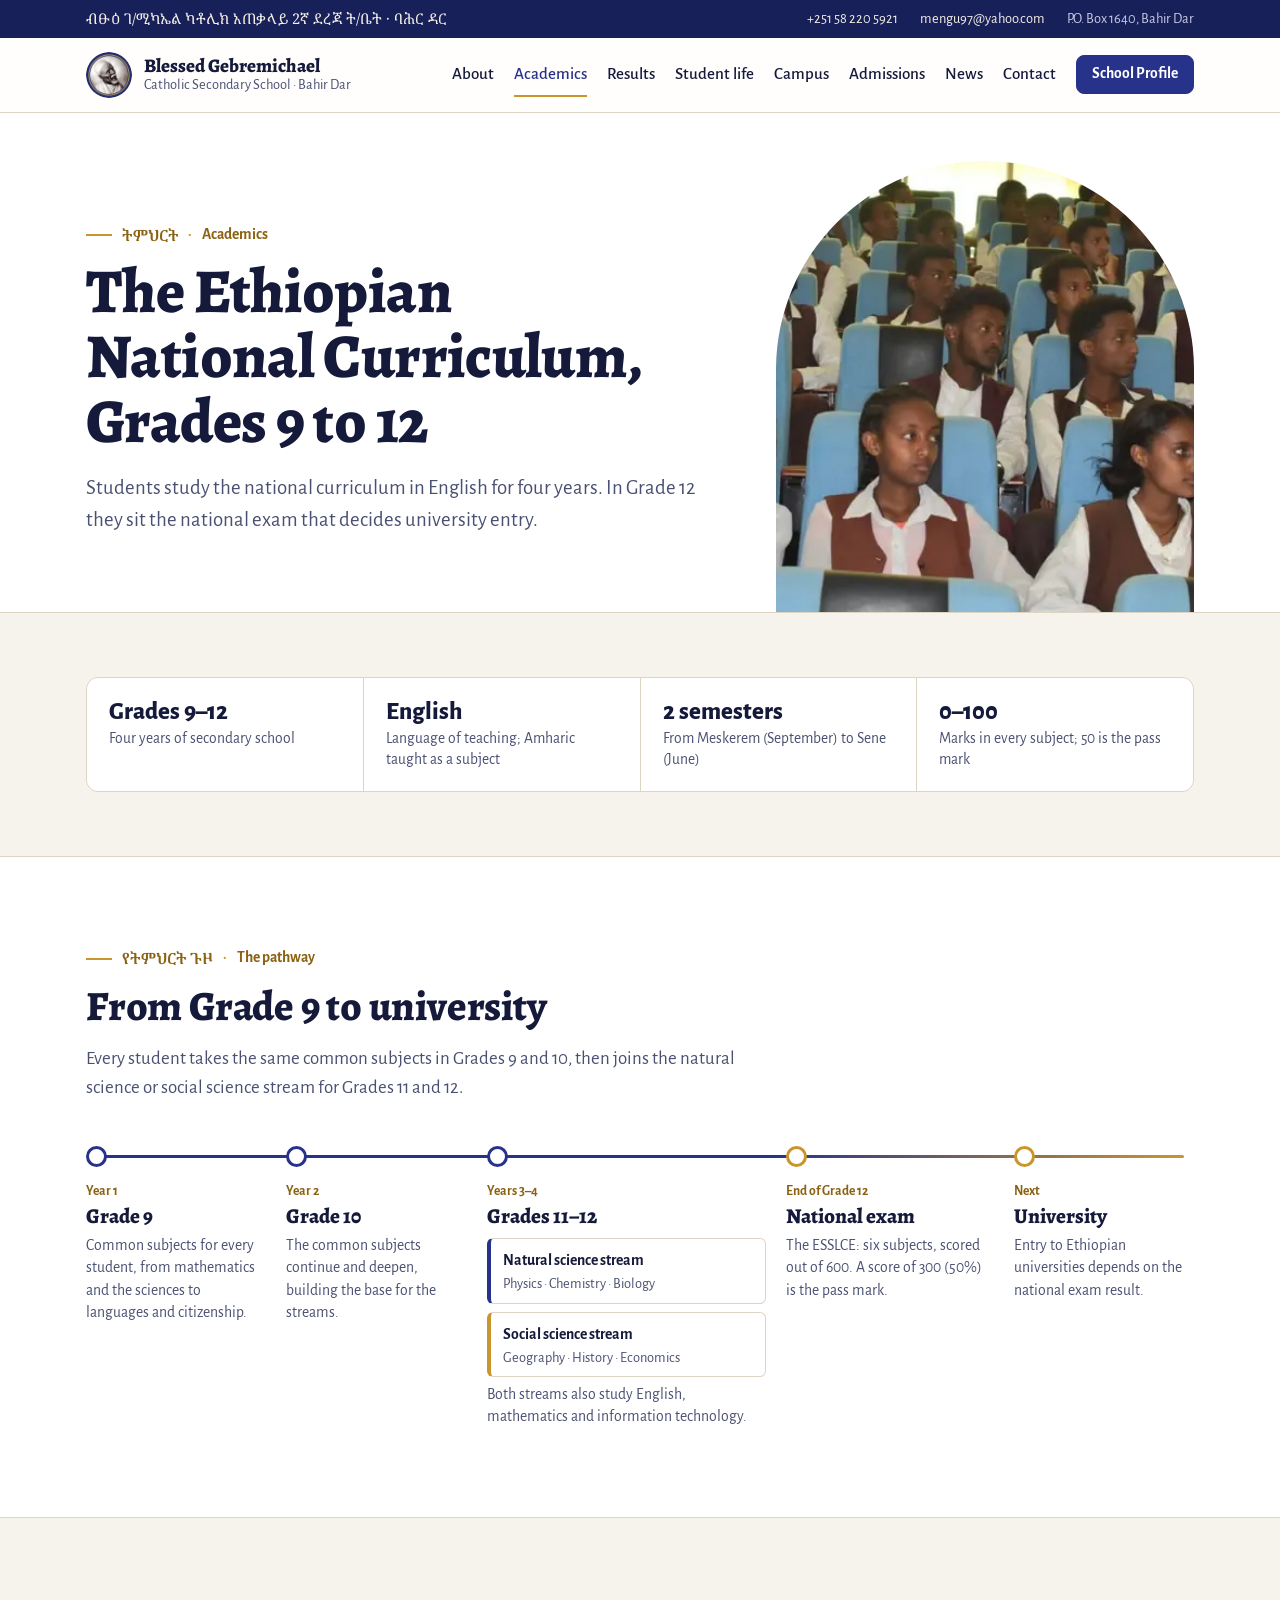
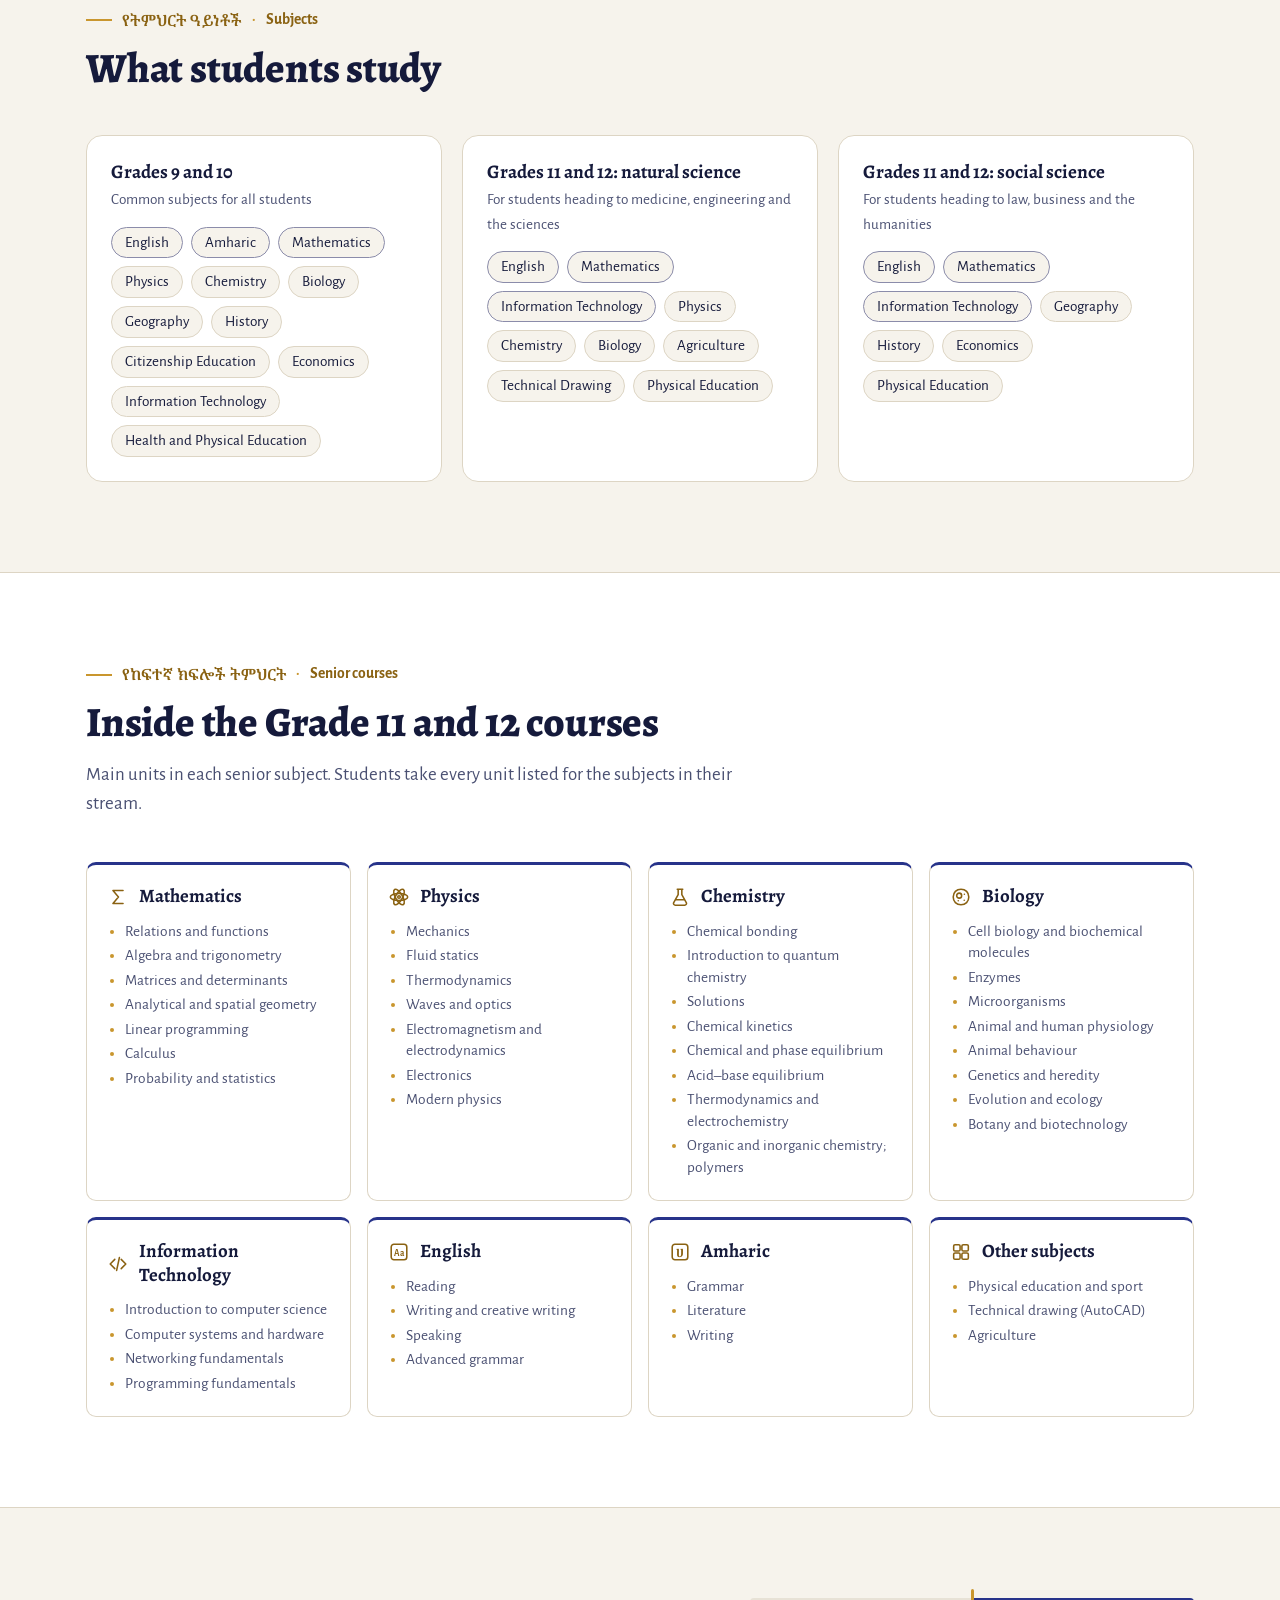
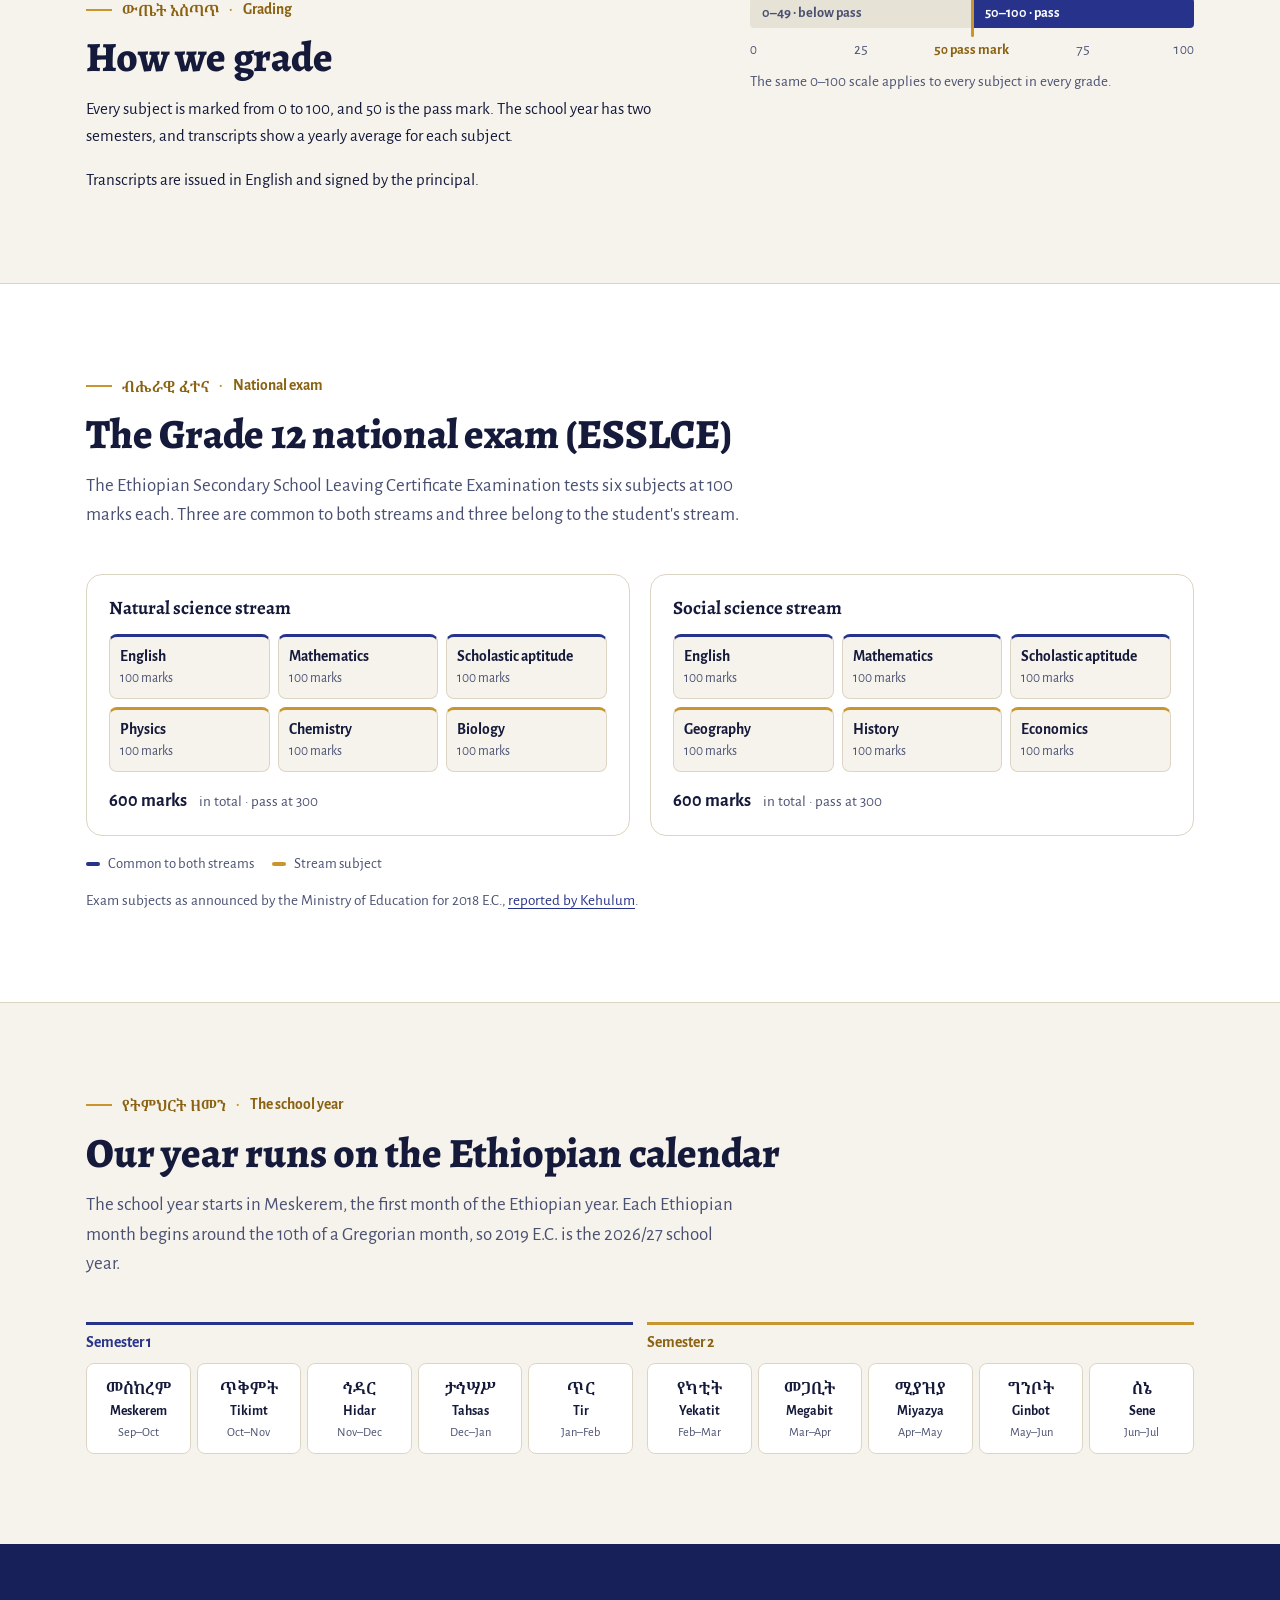
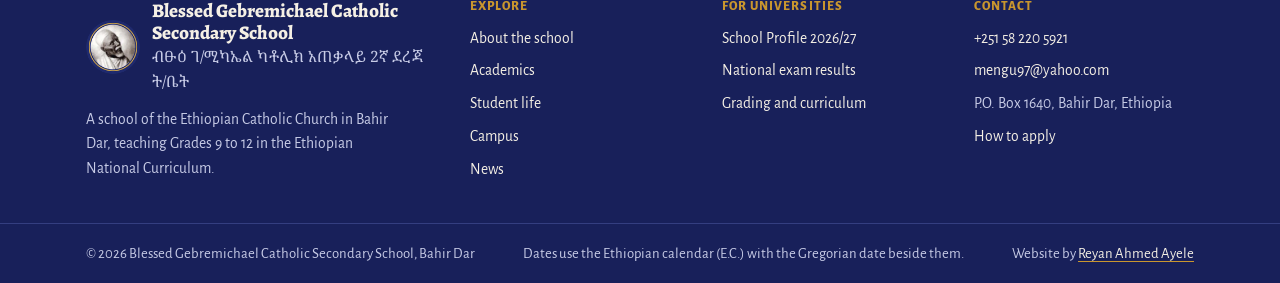
<file: academics.html>
<!DOCTYPE html>
<html lang="en">
<head>
<meta charset="utf-8">
<meta name="viewport" content="width=device-width, initial-scale=1">
<title>Academics · Blessed Gebremichael Catholic Secondary School</title>
<meta name="description" content="The Ethiopian National Curriculum at Blessed Gebremichael: subjects, streams, grading and the Grade 12 national exam.">
<meta name="theme-color" content="#18205a">
<meta property="og:type" content="website">
<meta property="og:title" content="Academics · Blessed Gebremichael Catholic Secondary School">
<meta property="og:description" content="The Ethiopian National Curriculum at Blessed Gebremichael: subjects, streams, grading and the Grade 12 national exam.">
<meta name="author" content="Reyan Ahmed Ayele">
<link rel="author" href="humans.txt">
<link rel="icon" type="image/png" href="assets/img/favicon-192.png">
<link rel="apple-touch-icon" href="assets/img/favicon-192.png">
<link rel="preconnect" href="https://fonts.googleapis.com">
<link rel="preconnect" href="https://fonts.gstatic.com" crossorigin>
<link rel="stylesheet" href="https://fonts.googleapis.com/css2?family=Alegreya:ital,wght@0,500;0,700;0,800;1,700&family=Alegreya+Sans:wght@400;500;700;800&family=Noto+Serif+Ethiopic:wght@500;600;700&display=swap">
<link rel="stylesheet" href="css/styles.css">
</head>
<body>
<svg width="0" height="0" style="position:absolute" aria-hidden="true" focusable="false">
  <defs>
    <symbol id="i-award" viewBox="0 0 24 24"><path d="M8 3.5h8v5.2a4 4 0 0 1-8 0V3.5z"/><path d="M8 5.5H5.2a2.3 2.3 0 0 0 2.6 4.4"/><path d="M16 5.5h2.8a2.3 2.3 0 0 1-2.6 4.4"/><path d="M12 12.7v3.6"/><path d="M9.3 16.3h5.4l.8 4.2H8.5z"/></symbol>
    <symbol id="i-users" viewBox="0 0 24 24"><circle cx="9" cy="8" r="3.2"/><path d="M3 19.5c.6-3.3 3.1-5.3 6-5.3s5.4 2 6 5.3"/><circle cx="17.2" cy="9.2" r="2.5"/><path d="M15.8 14c2.6-.3 4.6 1.4 5.2 4.4"/></symbol>
    <symbol id="i-board" viewBox="0 0 24 24"><rect x="3" y="4" width="18" height="12" rx="1.5"/><path d="M7.5 20l2-4M16.5 20l-2-4"/><path d="M7 8.5h6M7 11.5h4"/></symbol>
    <symbol id="i-target" viewBox="0 0 24 24"><circle cx="12" cy="12" r="8.5"/><circle cx="12" cy="12" r="4.5"/><path d="M12 12l6-6M15.5 5.5H18.5V8.5"/></symbol>
    <symbol id="i-cap" viewBox="0 0 24 24"><path d="M2.5 9.5L12 5l9.5 4.5L12 14 2.5 9.5z"/><path d="M6.5 11.7v4.1c0 1.4 2.5 2.7 5.5 2.7s5.5-1.3 5.5-2.7v-4.1"/><path d="M21.5 9.5v5"/></symbol>
    <symbol id="i-layers" viewBox="0 0 24 24"><path d="M12 3.5l9 4.8-9 4.8-9-4.8 9-4.8z"/><path d="M3 12.6l9 4.8 9-4.8"/><path d="M3 16.8l9 4.8 9-4.8"/></symbol>
    <symbol id="i-book" viewBox="0 0 24 24"><path d="M12 6.5C10 5 7.5 4.5 3.5 4.5v13c4 0 6.5.5 8.5 2 2-1.5 4.5-2 8.5-2v-13c-4 0-6.5.5-8.5 2z"/><path d="M12 6.5v13"/></symbol>
    <symbol id="i-cross" viewBox="0 0 24 24"><path d="M12 3v18M7 8.5h10"/></symbol>
    <symbol id="i-flask" viewBox="0 0 24 24"><path d="M9 3.5h6M10 3.5v6l-5 8.8A2 2 0 0 0 6.8 21h10.4a2 2 0 0 0 1.8-2.7l-5-8.8v-6"/><path d="M7.6 15h8.8"/></symbol>
    <symbol id="i-pulse" viewBox="0 0 24 24"><path d="M2.5 12.5h4l2.2-5 4.3 10 2.3-5h6.2"/></symbol>
    <symbol id="i-chip" viewBox="0 0 24 24"><rect x="6" y="6" width="12" height="12" rx="2"/><rect x="9.5" y="9.5" width="5" height="5" rx="1"/><path d="M9.5 2.5v3M14.5 2.5v3M9.5 18.5v3M14.5 18.5v3M2.5 9.5h3M2.5 14.5h3M18.5 9.5h3M18.5 14.5h3"/></symbol>
    <symbol id="i-mic" viewBox="0 0 24 24"><rect x="9" y="3" width="6" height="11" rx="3"/><path d="M5.5 11a6.5 6.5 0 0 0 13 0"/><path d="M12 17.5V21M8.5 21h7"/></symbol>
    <symbol id="i-heart" viewBox="0 0 24 24"><path d="M12 20s-7.5-4.6-7.5-10.2A4.3 4.3 0 0 1 12 7.3a4.3 4.3 0 0 1 7.5 2.5C19.5 15.4 12 20 12 20z"/></symbol>
    <symbol id="i-calendar" viewBox="0 0 24 24"><rect x="3.5" y="5" width="17" height="15.5" rx="2"/><path d="M3.5 10h17M8 3v4M16 3v4"/></symbol>
    <symbol id="i-pin" viewBox="0 0 24 24"><path d="M12 21s-6.5-6.2-6.5-11.2a6.5 6.5 0 0 1 13 0C18.5 14.8 12 21 12 21z"/><circle cx="12" cy="9.8" r="2.4"/></symbol>
    <symbol id="i-phone" viewBox="0 0 24 24"><path d="M6.6 3.5h2.6l1.4 4-2 1.3a12 12 0 0 0 6.6 6.6l1.3-2 4 1.4v2.6a2 2 0 0 1-2.2 2A16.5 16.5 0 0 1 4.6 5.7a2 2 0 0 1 2-2.2z"/></symbol>
    <symbol id="i-mail" viewBox="0 0 24 24"><rect x="3" y="5.5" width="18" height="13" rx="2"/><path d="M3.5 7l8.5 6 8.5-6"/></symbol>
    <symbol id="i-mailbox" viewBox="0 0 24 24"><path d="M7.5 7h9a4.5 4.5 0 0 1 4.5 4.5V18H3v-6.5A4.5 4.5 0 0 1 7.5 7z"/><path d="M12 18v-6.5A4.5 4.5 0 0 0 7.5 7"/><path d="M15 11h3M9 18v3"/></symbol>
    <symbol id="i-building" viewBox="0 0 24 24"><path d="M4 20V8.5l8-4.5 8 4.5V20"/><path d="M2.5 20h19"/><path d="M9.5 20v-4.5h5V20"/><path d="M8 10.5h.01M12 10.5h.01M16 10.5h.01M8 13.5h.01M16 13.5h.01"/></symbol>
    <symbol id="i-field" viewBox="0 0 24 24"><rect x="3" y="5.5" width="18" height="13" rx="1.5"/><path d="M12 5.5v13"/><circle cx="12" cy="12" r="2.6"/><path d="M3 9.5h2.5v5H3M21 9.5h-2.5v5H21"/></symbol>
    <symbol id="i-leaf" viewBox="0 0 24 24"><path d="M5 19c0-8 5-13 14-14 0 9-5 14-14 14z"/><path d="M5 19l7.5-7.5"/></symbol>
    <symbol id="i-arrow" viewBox="0 0 24 24"><path d="M5 12h14M13 6l6 6-6 6"/></symbol>
    <symbol id="i-menu" viewBox="0 0 24 24"><path d="M4 7h16M4 12h16M4 17h16"/></symbol>
    <symbol id="i-close" viewBox="0 0 24 24"><path d="M6 6l12 12M18 6L6 18"/></symbol>
    <symbol id="i-print" viewBox="0 0 24 24"><path d="M7 9V3.5h10V9"/><rect x="3.5" y="9" width="17" height="8" rx="2"/><path d="M7 14h10v6.5H7z"/></symbol>
    <symbol id="i-globe" viewBox="0 0 24 24"><circle cx="12" cy="12" r="9"/><path d="M3 12h18M12 3c2.5 2.6 3.8 5.6 3.8 9s-1.3 6.4-3.8 9c-2.5-2.6-3.8-5.6-3.8-9S9.5 5.6 12 3z"/></symbol>
    <symbol id="i-chat" viewBox="0 0 24 24"><path d="M4 5h16v10.5H10L5 19.5v-4H4z"/></symbol>
    <symbol id="i-check" viewBox="0 0 24 24"><circle cx="12" cy="12" r="9"/><path d="M8 12.3l2.8 2.8L16.2 9.5"/></symbol>
    <symbol id="i-doc" viewBox="0 0 24 24"><path d="M6.5 3h7.5l4 4v14H6.5z"/><path d="M14 3v4h4"/><path d="M9.5 12h6M9.5 15.5h6"/></symbol>
    <symbol id="i-sigma" viewBox="0 0 24 24"><path d="M17.5 5H6.5l6 7-6 7h11"/></symbol>
    <symbol id="i-atom" viewBox="0 0 24 24"><circle cx="12" cy="12" r="1.4"/><ellipse cx="12" cy="12" rx="9.5" ry="3.8"/><ellipse cx="12" cy="12" rx="9.5" ry="3.8" transform="rotate(60 12 12)"/><ellipse cx="12" cy="12" rx="9.5" ry="3.8" transform="rotate(120 12 12)"/></symbol>
    <symbol id="i-cell" viewBox="0 0 24 24"><path d="M12 3.5c5 0 8.5 3.6 8.5 8.5S17 20.5 12 20.5 3.5 17 3.5 12 7 3.5 12 3.5z"/><circle cx="10" cy="10.5" r="2.7"/><path d="M15.5 15.5h.01M15.7 9h.01M9 16h.01"/></symbol>
    <symbol id="i-code" viewBox="0 0 24 24"><path d="M8.5 7L3.5 12l5 5M15.5 7l5 5-5 5M13.5 5l-3 14"/></symbol>
    <symbol id="i-geez" viewBox="0 0 24 24"><rect x="3.5" y="3.5" width="17" height="17" rx="3"/><text x="12" y="17" text-anchor="middle" font-size="12.5" font-family="Noto Serif Ethiopic, Nyala, serif" fill="currentColor" stroke="none">ሀ</text></symbol>
    <symbol id="i-latin" viewBox="0 0 24 24"><rect x="3.5" y="3.5" width="17" height="17" rx="3"/><text x="12" y="16.3" text-anchor="middle" font-size="10" font-weight="700" font-family="Alegreya Sans, sans-serif" fill="currentColor" stroke="none">Aa</text></symbol>
    <symbol id="i-grid" viewBox="0 0 24 24"><rect x="4" y="4" width="7" height="7" rx="1.5"/><rect x="13" y="4" width="7" height="7" rx="1.5"/><rect x="4" y="13" width="7" height="7" rx="1.5"/><rect x="13" y="13" width="7" height="7" rx="1.5"/></symbol>
    <symbol id="i-sun" viewBox="0 0 24 24"><circle cx="12" cy="12" r="4"/><path d="M12 2.5v2.5M12 19v2.5M2.5 12H5M19 12h2.5M5.3 5.3l1.8 1.8M16.9 16.9l1.8 1.8M5.3 18.7l1.8-1.8M16.9 7.1l1.8-1.8"/></symbol>
  </defs>
</svg>
<a class="skip-link" href="#main">Skip to content</a>

<div class="topbar">
  <div class="wrap">
    <p class="topbar-am" lang="am">ብፁዕ <span class="nw">ገ/ሚካኤል</span> ካቶሊክ አጠቃላይ 2ኛ ደረጃ <span class="nw">ት/ቤት</span> · <span class="nw">ባሕር ዳር</span></p>
    <ul class="topbar-contacts">
      <li><a href="tel:+251582205921">+251 58 220 5921</a></li>
      <li><a href="mailto:mengu97@yahoo.com">mengu97@yahoo.com</a></li>
      <li>P.O. Box 1640, Bahir Dar</li>
    </ul>
  </div>
</div>

<header class="site-head">
  <div class="wrap head-row">
    <a class="brand" href="index.html">
      <img src="assets/img/favicon-192.png" alt="" width="46" height="46">
      <span>
        <span class="brand-name">Blessed Gebremichael</span>
        <span class="brand-sub">Catholic Secondary School · Bahir Dar</span>
      </span>
    </a>
    <button class="menu-btn" type="button" aria-expanded="false" aria-controls="site-nav">
      <svg class="icon when-closed" aria-hidden="true"><use href="#i-menu"/></svg>
      <svg class="icon when-open" aria-hidden="true"><use href="#i-close"/></svg>
      <span>Menu</span>
    </button>
    <nav class="site-nav" id="site-nav" aria-label="Main">
      <a href="about.html">About</a>
      <a href="academics.html" aria-current="page">Academics</a>
      <a href="results.html">Results</a>
      <a href="student-life.html">Student life</a>
      <a href="campus.html">Campus</a>
      <a href="admissions.html">Admissions</a>
      <a href="news.html">News</a>
      <a href="contact.html">Contact</a>
      <a class="btn btn-small" href="profile.html">School Profile</a>
    </nav>
  </div>
</header>

<main id="main" tabindex="-1">
<div class="page" data-page="academics">
  <header class="page-head">
    <div class="wrap page-head-grid">
      <div class="page-head-text">
        <p class="eyebrow"><span lang="am">ትምህርት</span><span>Academics</span></p>
        <h1 tabindex="-1">The Ethiopian National Curriculum, Grades 9 to 12</h1>
        <p class="lead">Students study the national curriculum in English for four years. In Grade 12 they sit the national exam that decides university entry.</p>
      </div>
      <figure class="arch-window">
        <img src="assets/img/stem-lecture.webp" width="900" height="416" alt="Students seated in a lecture hall" loading="lazy" decoding="async">
      </figure>
    </div>
  </header>

  <section class="section tight" aria-label="Academics at a glance">
    <div class="wrap">
      <ul class="quickfacts">
        <li><b>Grades 9–12</b><span>Four years of secondary school</span></li>
        <li><b>English</b><span>Language of teaching; Amharic taught as a subject</span></li>
        <li><b>2 semesters</b><span>From Meskerem (September) to Sene (June)</span></li>
        <li><b>0–100</b><span>Marks in every subject; 50 is the pass mark</span></li>
      </ul>
    </div>
  </section>

  <section class="section alt" aria-labelledby="acad-path">
    <div class="wrap">
      <div class="section-head">
        <p class="eyebrow"><span lang="am">የትምህርት ጉዞ</span><span>The pathway</span></p>
        <h2 id="acad-path">From Grade 9 to university</h2>
        <p class="section-lead">Every student takes the same common subjects in Grades 9 and 10, then joins the natural science or social science stream for Grades 11 and 12.</p>
      </div>
      <ol class="pathway">
        <li class="step">
          <span class="step-k"><small>Year 1</small>Grade 9</span>
          <p>Common subjects for every student, from mathematics and the sciences to languages and citizenship.</p>
        </li>
        <li class="step">
          <span class="step-k"><small>Year 2</small>Grade 10</span>
          <p>The common subjects continue and deepen, building the base for the streams.</p>
        </li>
        <li class="step">
          <span class="step-k"><small>Years 3–4</small>Grades 11–12</span>
          <div class="streams">
            <div class="stream"><b>Natural science stream</b><span>Physics · Chemistry · Biology</span></div>
            <div class="stream social"><b>Social science stream</b><span>Geography · History · Economics</span></div>
          </div>
          <p>Both streams also study English, mathematics and information technology.</p>
        </li>
        <li class="step exam">
          <span class="step-k"><small>End of Grade 12</small>National exam</span>
          <p>The ESSLCE: six subjects, scored out of 600. A score of 300 (50%) is the pass mark.</p>
        </li>
        <li class="step uni">
          <span class="step-k"><small>Next</small>University</span>
          <p>Entry to Ethiopian universities depends on the national exam result.</p>
        </li>
      </ol>
    </div>
  </section>

  <section class="section" aria-labelledby="acad-subjects">
    <div class="wrap">
      <div class="section-head">
        <p class="eyebrow"><span lang="am">የትምህርት ዓይነቶች</span><span>Subjects</span></p>
        <h2 id="acad-subjects">What students study</h2>
      </div>
      <div class="subject-groups">
        <div class="subject-group">
          <h3>Grades 9 and 10</h3>
          <p class="who">Common subjects for all students</p>
          <ul class="chips">
            <li class="core">English</li><li class="core">Amharic</li><li class="core">Mathematics</li>
            <li>Physics</li><li>Chemistry</li><li>Biology</li><li>Geography</li><li>History</li>
            <li>Citizenship Education</li><li>Economics</li><li>Information Technology</li><li>Health and Physical Education</li>
          </ul>
        </div>
        <div class="subject-group">
          <h3>Grades 11 and 12: natural science</h3>
          <p class="who">For students heading to medicine, engineering and the sciences</p>
          <ul class="chips">
            <li class="core">English</li><li class="core">Mathematics</li><li class="core">Information Technology</li>
            <li>Physics</li><li>Chemistry</li><li>Biology</li><li>Agriculture</li><li>Technical Drawing</li><li>Physical Education</li>
          </ul>
        </div>
        <div class="subject-group">
          <h3>Grades 11 and 12: social science</h3>
          <p class="who">For students heading to law, business and the humanities</p>
          <ul class="chips">
            <li class="core">English</li><li class="core">Mathematics</li><li class="core">Information Technology</li>
            <li>Geography</li><li>History</li><li>Economics</li><li>Physical Education</li>
          </ul>
        </div>
      </div>
    </div>
  </section>

  <section class="section alt" aria-labelledby="acad-courses">
    <div class="wrap">
      <div class="section-head">
        <p class="eyebrow"><span lang="am">የከፍተኛ ክፍሎች ትምህርት</span><span>Senior courses</span></p>
        <h2 id="acad-courses">Inside the Grade 11 and 12 courses</h2>
        <p class="section-lead">Main units in each senior subject. Students take every unit listed for the subjects in their stream.</p>
      </div>
      <div class="courses">
        <div class="course">
          <h3><svg class="icon" aria-hidden="true"><use href="#i-sigma"/></svg>Mathematics</h3>
          <ul>
            <li>Relations and functions</li><li>Algebra and trigonometry</li><li>Matrices and determinants</li><li>Analytical and spatial geometry</li><li>Linear programming</li><li>Calculus</li><li>Probability and statistics</li>
          </ul>
        </div>
        <div class="course">
          <h3><svg class="icon" aria-hidden="true"><use href="#i-atom"/></svg>Physics</h3>
          <ul>
            <li>Mechanics</li><li>Fluid statics</li><li>Thermodynamics</li><li>Waves and optics</li><li>Electromagnetism and electrodynamics</li><li>Electronics</li><li>Modern physics</li>
          </ul>
        </div>
        <div class="course">
          <h3><svg class="icon" aria-hidden="true"><use href="#i-flask"/></svg>Chemistry</h3>
          <ul>
            <li>Chemical bonding</li><li>Introduction to quantum chemistry</li><li>Solutions</li><li>Chemical kinetics</li><li>Chemical and phase equilibrium</li><li>Acid–base equilibrium</li><li>Thermodynamics and electrochemistry</li><li>Organic and inorganic chemistry; polymers</li>
          </ul>
        </div>
        <div class="course">
          <h3><svg class="icon" aria-hidden="true"><use href="#i-cell"/></svg>Biology</h3>
          <ul>
            <li>Cell biology and biochemical molecules</li><li>Enzymes</li><li>Microorganisms</li><li>Animal and human physiology</li><li>Animal behaviour</li><li>Genetics and heredity</li><li>Evolution and ecology</li><li>Botany and biotechnology</li>
          </ul>
        </div>
        <div class="course">
          <h3><svg class="icon" aria-hidden="true"><use href="#i-code"/></svg>Information Technology</h3>
          <ul>
            <li>Introduction to computer science</li><li>Computer systems and hardware</li><li>Networking fundamentals</li><li>Programming fundamentals</li>
          </ul>
        </div>
        <div class="course">
          <h3><svg class="icon" aria-hidden="true"><use href="#i-latin"/></svg>English</h3>
          <ul>
            <li>Reading</li><li>Writing and creative writing</li><li>Speaking</li><li>Advanced grammar</li>
          </ul>
        </div>
        <div class="course">
          <h3><svg class="icon" aria-hidden="true"><use href="#i-geez"/></svg>Amharic</h3>
          <ul>
            <li>Grammar</li><li>Literature</li><li>Writing</li>
          </ul>
        </div>
        <div class="course">
          <h3><svg class="icon" aria-hidden="true"><use href="#i-grid"/></svg>Other subjects</h3>
          <ul>
            <li>Physical education and sport</li><li>Technical drawing (AutoCAD)</li><li>Agriculture</li>
          </ul>
        </div>
      </div>
    </div>
  </section>

  <section class="section" aria-labelledby="acad-grading">
    <div class="wrap two-col">
      <div class="prose">
        <p class="eyebrow"><span lang="am">ውጤት አሰጣጥ</span><span>Grading</span></p>
        <h2 id="acad-grading">How we grade</h2>
        <p>Every subject is marked from 0 to 100, and 50 is the pass mark. The school year has two semesters, and transcripts show a yearly average for each subject.</p>
        <p>Transcripts are issued in English and signed by the principal.</p>
      </div>
      <figure class="scale" aria-label="Grading scale from 0 to 100 with the pass mark at 50">
        <div class="scale-bar">
          <span class="scale-seg below">0–49 · below pass</span>
          <span class="scale-seg pass">50–100 · pass</span>
          <span class="scale-pin" aria-hidden="true"></span>
        </div>
        <div class="scale-ticks" aria-hidden="true">
          <span style="left:0">0</span><span style="left:25%">25</span><span class="pin-label" style="left:50%">50 pass mark</span><span style="left:75%">75</span><span style="left:100%">100</span>
        </div>
        <figcaption>The same 0–100 scale applies to every subject in every grade.</figcaption>
      </figure>
    </div>
  </section>

  <section class="section alt" aria-labelledby="acad-exam">
    <div class="wrap">
      <div class="section-head">
        <p class="eyebrow"><span lang="am">ብሔራዊ ፈተና</span><span>National exam</span></p>
        <h2 id="acad-exam">The Grade 12 national exam (ESSLCE)</h2>
        <p class="section-lead">The Ethiopian Secondary School Leaving Certificate Examination tests six subjects at 100 marks each. Three are common to both streams and three belong to the student's stream.</p>
      </div>
      <div class="exam-grid">
        <div class="exam-stream">
          <h3>Natural science stream</h3>
          <ul class="exam-subjects">
            <li><b>English</b><span>100 marks</span></li>
            <li><b>Mathematics</b><span>100 marks</span></li>
            <li><b>Scholastic aptitude</b><span>100 marks</span></li>
            <li class="stream-subj"><b>Physics</b><span>100 marks</span></li>
            <li class="stream-subj"><b>Chemistry</b><span>100 marks</span></li>
            <li class="stream-subj"><b>Biology</b><span>100 marks</span></li>
          </ul>
          <p class="exam-total"><b>600 marks</b> in total · pass at 300</p>
        </div>
        <div class="exam-stream">
          <h3>Social science stream</h3>
          <ul class="exam-subjects">
            <li><b>English</b><span>100 marks</span></li>
            <li><b>Mathematics</b><span>100 marks</span></li>
            <li><b>Scholastic aptitude</b><span>100 marks</span></li>
            <li class="stream-subj"><b>Geography</b><span>100 marks</span></li>
            <li class="stream-subj"><b>History</b><span>100 marks</span></li>
            <li class="stream-subj"><b>Economics</b><span>100 marks</span></li>
          </ul>
          <p class="exam-total"><b>600 marks</b> in total · pass at 300</p>
        </div>
      </div>
      <p class="legend"><span><i></i>Common to both streams</span><span><i class="gold"></i>Stream subject</span></p>
      <p class="note" style="margin-top:14px">Exam subjects as announced by the Ministry of Education for 2018&nbsp;E.C., <a href="https://kehulum.com/blog-detail/Ethiopia-12th-Grade-National-Exam-2025-Subjects-Syllabus-and-Exam-Structure-Guide-191">reported by Kehulum</a>.</p>
    </div>
  </section>

  <section class="section" aria-labelledby="acad-year">
    <div class="wrap">
      <div class="section-head">
        <p class="eyebrow"><span lang="am">የትምህርት ዘመን</span><span>The school year</span></p>
        <h2 id="acad-year">Our year runs on the Ethiopian calendar</h2>
        <p class="section-lead">The school year starts in Meskerem, the first month of the Ethiopian year. Each Ethiopian month begins around the 10th of a Gregorian month, so 2019&nbsp;E.C. is the 2026/27 school year.</p>
      </div>
      <div class="year">
        <div class="sem">
          <h3>Semester 1</h3>
          <ol>
            <li><b lang="am">መስከረም</b><span>Meskerem</span><small>Sep–Oct</small></li>
            <li><b lang="am">ጥቅምት</b><span>Tikimt</span><small>Oct–Nov</small></li>
            <li><b lang="am">ኅዳር</b><span>Hidar</span><small>Nov–Dec</small></li>
            <li><b lang="am">ታኅሣሥ</b><span>Tahsas</span><small>Dec–Jan</small></li>
            <li><b lang="am">ጥር</b><span>Tir</span><small>Jan–Feb</small></li>
          </ol>
        </div>
        <div class="sem second">
          <h3>Semester 2</h3>
          <ol>
            <li><b lang="am">የካቲት</b><span>Yekatit</span><small>Feb–Mar</small></li>
            <li><b lang="am">መጋቢት</b><span>Megabit</span><small>Mar–Apr</small></li>
            <li><b lang="am">ሚያዝያ</b><span>Miyazya</span><small>Apr–May</small></li>
            <li><b lang="am">ግንቦት</b><span>Ginbot</span><small>May–Jun</small></li>
            <li><b lang="am">ሰኔ</b><span>Sene</span><small>Jun–Jul</small></li>
          </ol>
        </div>
      </div>
    </div>
  </section>
</div>
</main>

<footer class="site-foot">
  <div class="wrap foot-grid">
    <div class="foot-brand">
      <div class="row">
        <img src="assets/img/favicon-192.png" alt="" width="54" height="54">
        <div>
          <p class="foot-name">Blessed Gebremichael Catholic Secondary School</p>
          <p lang="am">ብፁዕ <span class="nw">ገ/ሚካኤል</span> ካቶሊክ አጠቃላይ 2ኛ ደረጃ <span class="nw">ት/ቤት</span></p>
        </div>
      </div>
      <p>A school of the Ethiopian Catholic Church in Bahir Dar, teaching Grades 9 to 12 in the Ethiopian National Curriculum.</p>
    </div>
    <div>
      <h2>Explore</h2>
      <ul>
        <li><a href="about.html">About the school</a></li>
        <li><a href="academics.html">Academics</a></li>
        <li><a href="student-life.html">Student life</a></li>
        <li><a href="campus.html">Campus</a></li>
        <li><a href="news.html">News</a></li>
      </ul>
    </div>
    <div>
      <h2>For universities</h2>
      <ul>
        <li><a href="profile.html">School Profile 2026/27</a></li>
        <li><a href="results.html">National exam results</a></li>
        <li><a href="academics.html">Grading and curriculum</a></li>
      </ul>
    </div>
    <div>
      <h2>Contact</h2>
      <ul>
        <li><a href="tel:+251582205921">+251 58 220 5921</a></li>
        <li><a href="mailto:mengu97@yahoo.com">mengu97@yahoo.com</a></li>
        <li>P.O. Box 1640, Bahir Dar, Ethiopia</li>
        <li><a href="admissions.html">How to apply</a></li>
      </ul>
    </div>
  </div>
  <div class="foot-bottom">
    <div class="wrap">
      <p>&copy; 2026 Blessed Gebremichael Catholic Secondary School, Bahir Dar</p>
      <p>Dates use the Ethiopian calendar (E.C.) with the Gregorian date beside them.</p>
      <p class="foot-credit">Website by <a href="credits.html">Reyan Ahmed Ayele</a></p>
    </div>
  </div>
</footer>

<script src="js/main.js" defer></script>
</body>
</html>
</file>
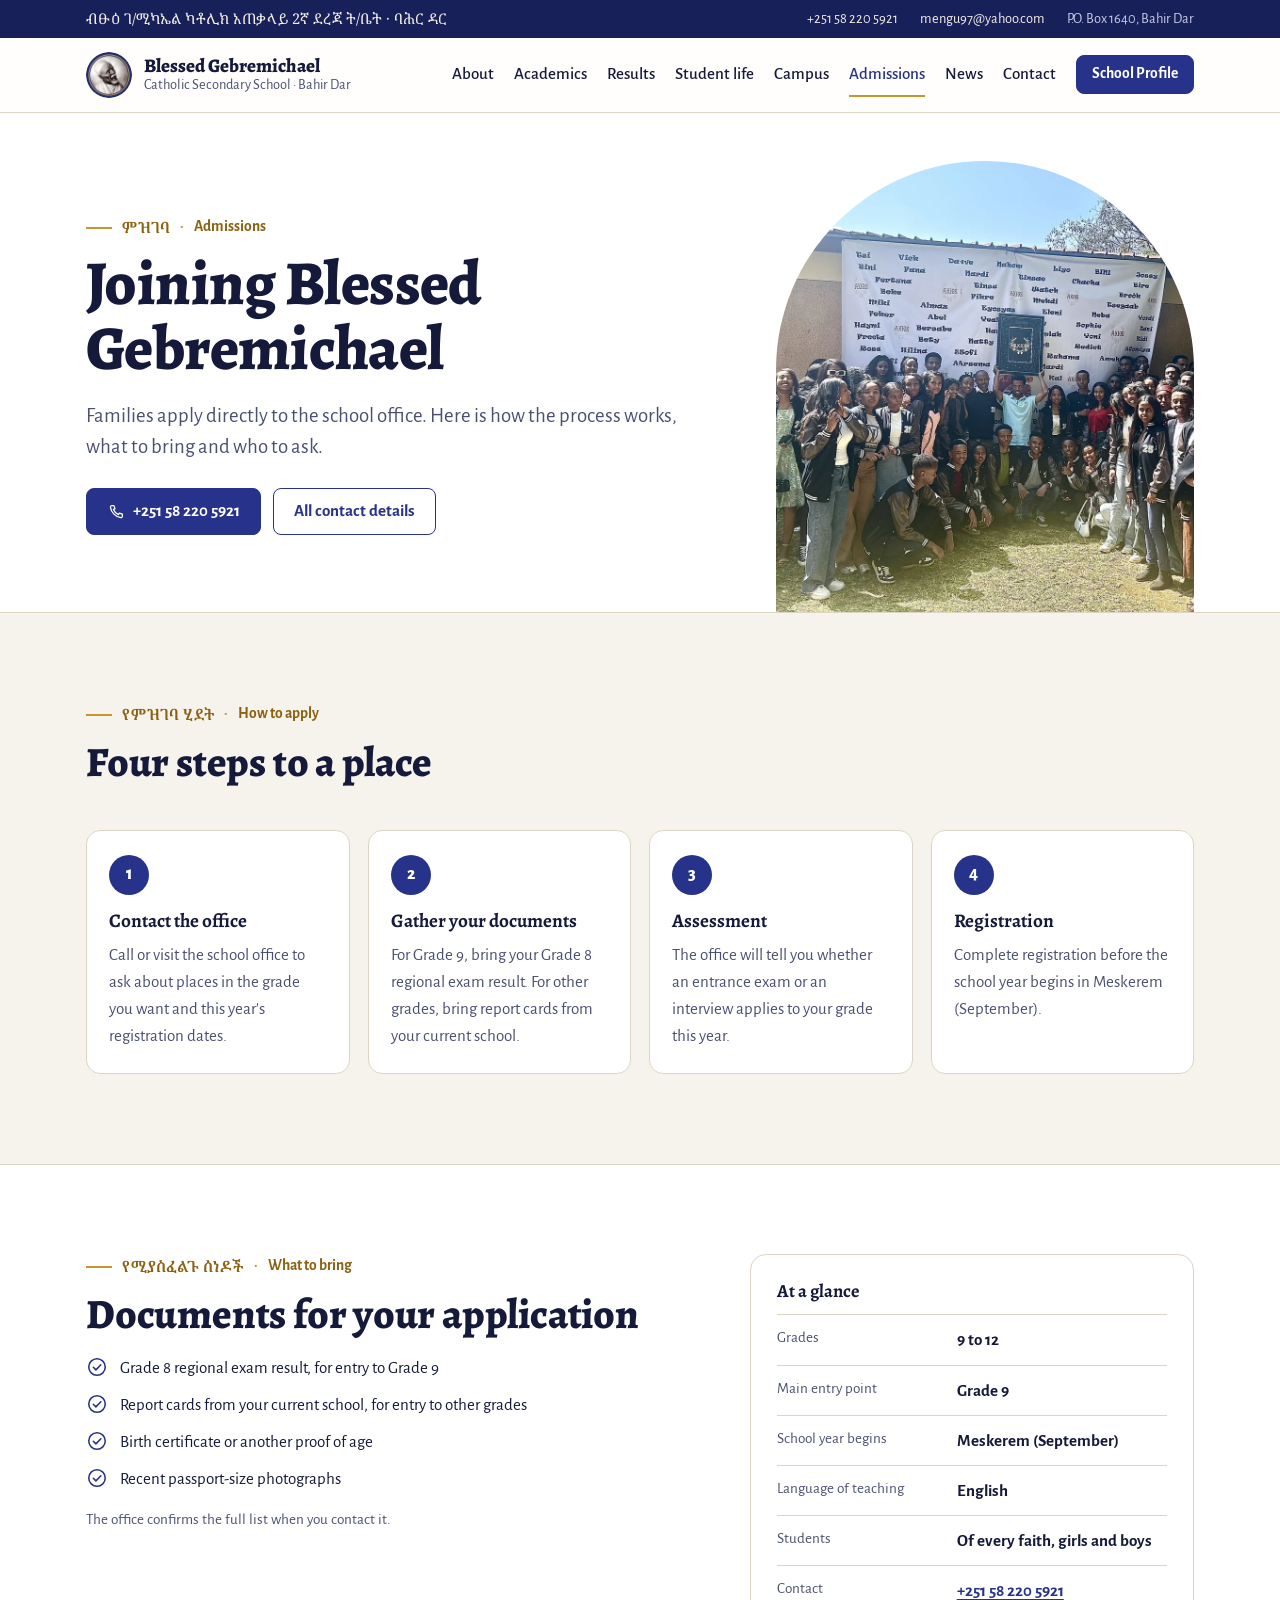
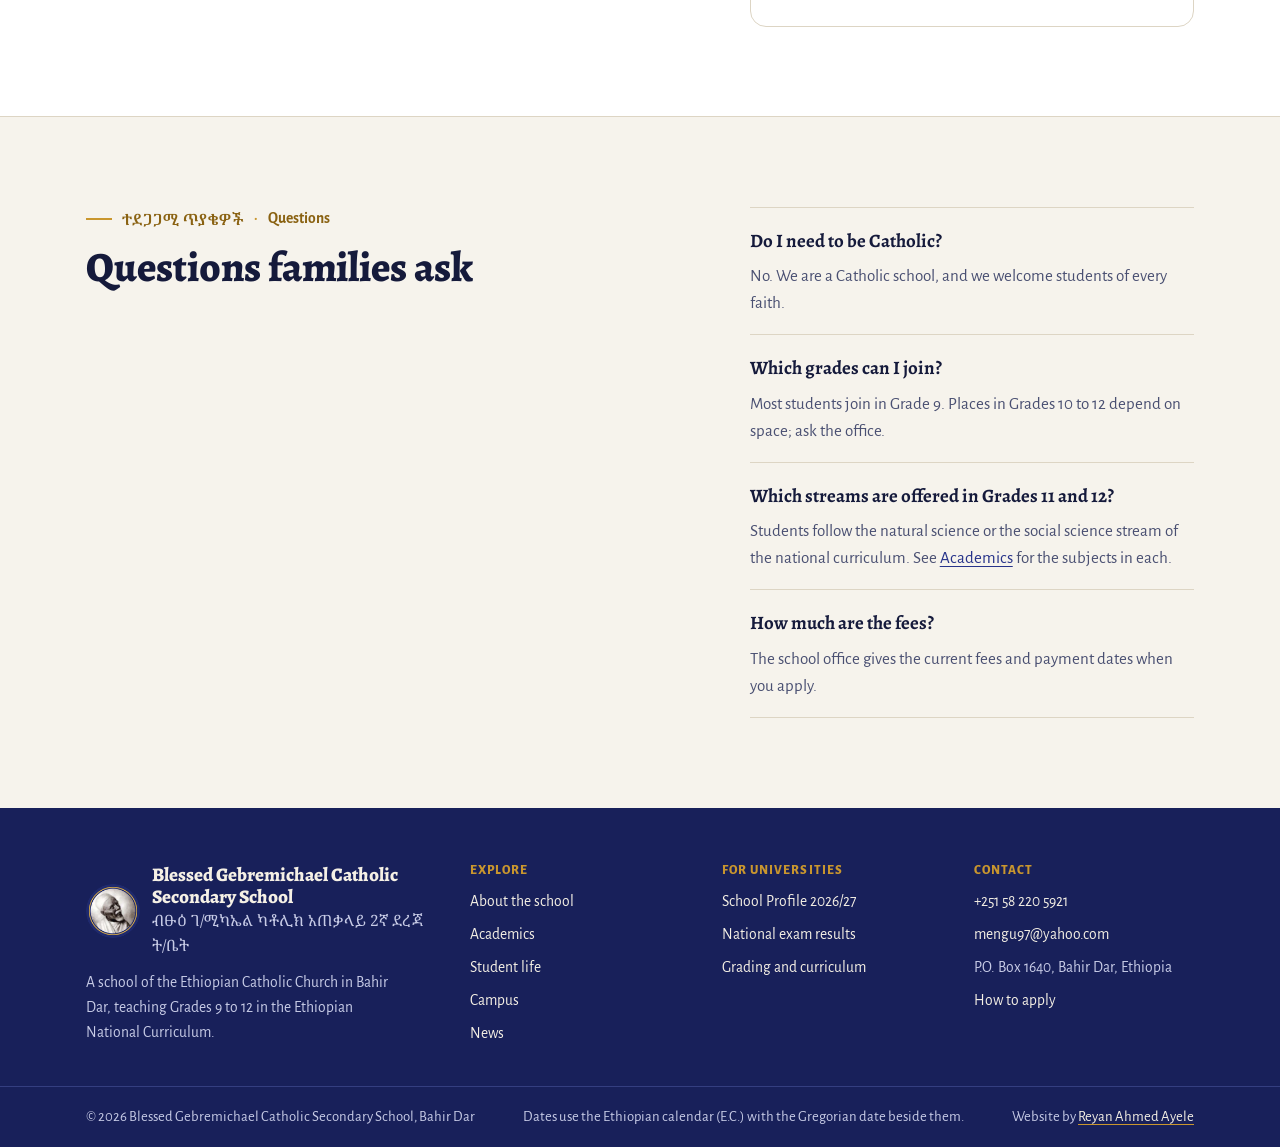
<file: admissions.html>
<!DOCTYPE html>
<html lang="en">
<head>
<meta charset="utf-8">
<meta name="viewport" content="width=device-width, initial-scale=1">
<title>Admissions · Blessed Gebremichael Catholic Secondary School</title>
<meta name="description" content="How to apply to Blessed Gebremichael Catholic Secondary School in Bahir Dar: steps, documents and questions families ask.">
<meta name="theme-color" content="#18205a">
<meta property="og:type" content="website">
<meta property="og:title" content="Admissions · Blessed Gebremichael Catholic Secondary School">
<meta property="og:description" content="How to apply to Blessed Gebremichael Catholic Secondary School in Bahir Dar: steps, documents and questions families ask.">
<meta name="author" content="Reyan Ahmed Ayele">
<link rel="author" href="humans.txt">
<link rel="icon" type="image/png" href="assets/img/favicon-192.png">
<link rel="apple-touch-icon" href="assets/img/favicon-192.png">
<link rel="preconnect" href="https://fonts.googleapis.com">
<link rel="preconnect" href="https://fonts.gstatic.com" crossorigin>
<link rel="stylesheet" href="https://fonts.googleapis.com/css2?family=Alegreya:ital,wght@0,500;0,700;0,800;1,700&family=Alegreya+Sans:wght@400;500;700;800&family=Noto+Serif+Ethiopic:wght@500;600;700&display=swap">
<link rel="stylesheet" href="css/styles.css">
</head>
<body>
<svg width="0" height="0" style="position:absolute" aria-hidden="true" focusable="false">
  <defs>
    <symbol id="i-award" viewBox="0 0 24 24"><path d="M8 3.5h8v5.2a4 4 0 0 1-8 0V3.5z"/><path d="M8 5.5H5.2a2.3 2.3 0 0 0 2.6 4.4"/><path d="M16 5.5h2.8a2.3 2.3 0 0 1-2.6 4.4"/><path d="M12 12.7v3.6"/><path d="M9.3 16.3h5.4l.8 4.2H8.5z"/></symbol>
    <symbol id="i-users" viewBox="0 0 24 24"><circle cx="9" cy="8" r="3.2"/><path d="M3 19.5c.6-3.3 3.1-5.3 6-5.3s5.4 2 6 5.3"/><circle cx="17.2" cy="9.2" r="2.5"/><path d="M15.8 14c2.6-.3 4.6 1.4 5.2 4.4"/></symbol>
    <symbol id="i-board" viewBox="0 0 24 24"><rect x="3" y="4" width="18" height="12" rx="1.5"/><path d="M7.5 20l2-4M16.5 20l-2-4"/><path d="M7 8.5h6M7 11.5h4"/></symbol>
    <symbol id="i-target" viewBox="0 0 24 24"><circle cx="12" cy="12" r="8.5"/><circle cx="12" cy="12" r="4.5"/><path d="M12 12l6-6M15.5 5.5H18.5V8.5"/></symbol>
    <symbol id="i-cap" viewBox="0 0 24 24"><path d="M2.5 9.5L12 5l9.5 4.5L12 14 2.5 9.5z"/><path d="M6.5 11.7v4.1c0 1.4 2.5 2.7 5.5 2.7s5.5-1.3 5.5-2.7v-4.1"/><path d="M21.5 9.5v5"/></symbol>
    <symbol id="i-layers" viewBox="0 0 24 24"><path d="M12 3.5l9 4.8-9 4.8-9-4.8 9-4.8z"/><path d="M3 12.6l9 4.8 9-4.8"/><path d="M3 16.8l9 4.8 9-4.8"/></symbol>
    <symbol id="i-book" viewBox="0 0 24 24"><path d="M12 6.5C10 5 7.5 4.5 3.5 4.5v13c4 0 6.5.5 8.5 2 2-1.5 4.5-2 8.5-2v-13c-4 0-6.5.5-8.5 2z"/><path d="M12 6.5v13"/></symbol>
    <symbol id="i-cross" viewBox="0 0 24 24"><path d="M12 3v18M7 8.5h10"/></symbol>
    <symbol id="i-flask" viewBox="0 0 24 24"><path d="M9 3.5h6M10 3.5v6l-5 8.8A2 2 0 0 0 6.8 21h10.4a2 2 0 0 0 1.8-2.7l-5-8.8v-6"/><path d="M7.6 15h8.8"/></symbol>
    <symbol id="i-pulse" viewBox="0 0 24 24"><path d="M2.5 12.5h4l2.2-5 4.3 10 2.3-5h6.2"/></symbol>
    <symbol id="i-chip" viewBox="0 0 24 24"><rect x="6" y="6" width="12" height="12" rx="2"/><rect x="9.5" y="9.5" width="5" height="5" rx="1"/><path d="M9.5 2.5v3M14.5 2.5v3M9.5 18.5v3M14.5 18.5v3M2.5 9.5h3M2.5 14.5h3M18.5 9.5h3M18.5 14.5h3"/></symbol>
    <symbol id="i-mic" viewBox="0 0 24 24"><rect x="9" y="3" width="6" height="11" rx="3"/><path d="M5.5 11a6.5 6.5 0 0 0 13 0"/><path d="M12 17.5V21M8.5 21h7"/></symbol>
    <symbol id="i-heart" viewBox="0 0 24 24"><path d="M12 20s-7.5-4.6-7.5-10.2A4.3 4.3 0 0 1 12 7.3a4.3 4.3 0 0 1 7.5 2.5C19.5 15.4 12 20 12 20z"/></symbol>
    <symbol id="i-calendar" viewBox="0 0 24 24"><rect x="3.5" y="5" width="17" height="15.5" rx="2"/><path d="M3.5 10h17M8 3v4M16 3v4"/></symbol>
    <symbol id="i-pin" viewBox="0 0 24 24"><path d="M12 21s-6.5-6.2-6.5-11.2a6.5 6.5 0 0 1 13 0C18.5 14.8 12 21 12 21z"/><circle cx="12" cy="9.8" r="2.4"/></symbol>
    <symbol id="i-phone" viewBox="0 0 24 24"><path d="M6.6 3.5h2.6l1.4 4-2 1.3a12 12 0 0 0 6.6 6.6l1.3-2 4 1.4v2.6a2 2 0 0 1-2.2 2A16.5 16.5 0 0 1 4.6 5.7a2 2 0 0 1 2-2.2z"/></symbol>
    <symbol id="i-mail" viewBox="0 0 24 24"><rect x="3" y="5.5" width="18" height="13" rx="2"/><path d="M3.5 7l8.5 6 8.5-6"/></symbol>
    <symbol id="i-mailbox" viewBox="0 0 24 24"><path d="M7.5 7h9a4.5 4.5 0 0 1 4.5 4.5V18H3v-6.5A4.5 4.5 0 0 1 7.5 7z"/><path d="M12 18v-6.5A4.5 4.5 0 0 0 7.5 7"/><path d="M15 11h3M9 18v3"/></symbol>
    <symbol id="i-building" viewBox="0 0 24 24"><path d="M4 20V8.5l8-4.5 8 4.5V20"/><path d="M2.5 20h19"/><path d="M9.5 20v-4.5h5V20"/><path d="M8 10.5h.01M12 10.5h.01M16 10.5h.01M8 13.5h.01M16 13.5h.01"/></symbol>
    <symbol id="i-field" viewBox="0 0 24 24"><rect x="3" y="5.5" width="18" height="13" rx="1.5"/><path d="M12 5.5v13"/><circle cx="12" cy="12" r="2.6"/><path d="M3 9.5h2.5v5H3M21 9.5h-2.5v5H21"/></symbol>
    <symbol id="i-leaf" viewBox="0 0 24 24"><path d="M5 19c0-8 5-13 14-14 0 9-5 14-14 14z"/><path d="M5 19l7.5-7.5"/></symbol>
    <symbol id="i-arrow" viewBox="0 0 24 24"><path d="M5 12h14M13 6l6 6-6 6"/></symbol>
    <symbol id="i-menu" viewBox="0 0 24 24"><path d="M4 7h16M4 12h16M4 17h16"/></symbol>
    <symbol id="i-close" viewBox="0 0 24 24"><path d="M6 6l12 12M18 6L6 18"/></symbol>
    <symbol id="i-print" viewBox="0 0 24 24"><path d="M7 9V3.5h10V9"/><rect x="3.5" y="9" width="17" height="8" rx="2"/><path d="M7 14h10v6.5H7z"/></symbol>
    <symbol id="i-globe" viewBox="0 0 24 24"><circle cx="12" cy="12" r="9"/><path d="M3 12h18M12 3c2.5 2.6 3.8 5.6 3.8 9s-1.3 6.4-3.8 9c-2.5-2.6-3.8-5.6-3.8-9S9.5 5.6 12 3z"/></symbol>
    <symbol id="i-chat" viewBox="0 0 24 24"><path d="M4 5h16v10.5H10L5 19.5v-4H4z"/></symbol>
    <symbol id="i-check" viewBox="0 0 24 24"><circle cx="12" cy="12" r="9"/><path d="M8 12.3l2.8 2.8L16.2 9.5"/></symbol>
    <symbol id="i-doc" viewBox="0 0 24 24"><path d="M6.5 3h7.5l4 4v14H6.5z"/><path d="M14 3v4h4"/><path d="M9.5 12h6M9.5 15.5h6"/></symbol>
    <symbol id="i-sigma" viewBox="0 0 24 24"><path d="M17.5 5H6.5l6 7-6 7h11"/></symbol>
    <symbol id="i-atom" viewBox="0 0 24 24"><circle cx="12" cy="12" r="1.4"/><ellipse cx="12" cy="12" rx="9.5" ry="3.8"/><ellipse cx="12" cy="12" rx="9.5" ry="3.8" transform="rotate(60 12 12)"/><ellipse cx="12" cy="12" rx="9.5" ry="3.8" transform="rotate(120 12 12)"/></symbol>
    <symbol id="i-cell" viewBox="0 0 24 24"><path d="M12 3.5c5 0 8.5 3.6 8.5 8.5S17 20.5 12 20.5 3.5 17 3.5 12 7 3.5 12 3.5z"/><circle cx="10" cy="10.5" r="2.7"/><path d="M15.5 15.5h.01M15.7 9h.01M9 16h.01"/></symbol>
    <symbol id="i-code" viewBox="0 0 24 24"><path d="M8.5 7L3.5 12l5 5M15.5 7l5 5-5 5M13.5 5l-3 14"/></symbol>
    <symbol id="i-geez" viewBox="0 0 24 24"><rect x="3.5" y="3.5" width="17" height="17" rx="3"/><text x="12" y="17" text-anchor="middle" font-size="12.5" font-family="Noto Serif Ethiopic, Nyala, serif" fill="currentColor" stroke="none">ሀ</text></symbol>
    <symbol id="i-latin" viewBox="0 0 24 24"><rect x="3.5" y="3.5" width="17" height="17" rx="3"/><text x="12" y="16.3" text-anchor="middle" font-size="10" font-weight="700" font-family="Alegreya Sans, sans-serif" fill="currentColor" stroke="none">Aa</text></symbol>
    <symbol id="i-grid" viewBox="0 0 24 24"><rect x="4" y="4" width="7" height="7" rx="1.5"/><rect x="13" y="4" width="7" height="7" rx="1.5"/><rect x="4" y="13" width="7" height="7" rx="1.5"/><rect x="13" y="13" width="7" height="7" rx="1.5"/></symbol>
    <symbol id="i-sun" viewBox="0 0 24 24"><circle cx="12" cy="12" r="4"/><path d="M12 2.5v2.5M12 19v2.5M2.5 12H5M19 12h2.5M5.3 5.3l1.8 1.8M16.9 16.9l1.8 1.8M5.3 18.7l1.8-1.8M16.9 7.1l1.8-1.8"/></symbol>
  </defs>
</svg>
<a class="skip-link" href="#main">Skip to content</a>

<div class="topbar">
  <div class="wrap">
    <p class="topbar-am" lang="am">ብፁዕ <span class="nw">ገ/ሚካኤል</span> ካቶሊክ አጠቃላይ 2ኛ ደረጃ <span class="nw">ት/ቤት</span> · <span class="nw">ባሕር ዳር</span></p>
    <ul class="topbar-contacts">
      <li><a href="tel:+251582205921">+251 58 220 5921</a></li>
      <li><a href="mailto:mengu97@yahoo.com">mengu97@yahoo.com</a></li>
      <li>P.O. Box 1640, Bahir Dar</li>
    </ul>
  </div>
</div>

<header class="site-head">
  <div class="wrap head-row">
    <a class="brand" href="index.html">
      <img src="assets/img/favicon-192.png" alt="" width="46" height="46">
      <span>
        <span class="brand-name">Blessed Gebremichael</span>
        <span class="brand-sub">Catholic Secondary School · Bahir Dar</span>
      </span>
    </a>
    <button class="menu-btn" type="button" aria-expanded="false" aria-controls="site-nav">
      <svg class="icon when-closed" aria-hidden="true"><use href="#i-menu"/></svg>
      <svg class="icon when-open" aria-hidden="true"><use href="#i-close"/></svg>
      <span>Menu</span>
    </button>
    <nav class="site-nav" id="site-nav" aria-label="Main">
      <a href="about.html">About</a>
      <a href="academics.html">Academics</a>
      <a href="results.html">Results</a>
      <a href="student-life.html">Student life</a>
      <a href="campus.html">Campus</a>
      <a href="admissions.html" aria-current="page">Admissions</a>
      <a href="news.html">News</a>
      <a href="contact.html">Contact</a>
      <a class="btn btn-small" href="profile.html">School Profile</a>
    </nav>
  </div>
</header>

<main id="main" tabindex="-1">
<div class="page" data-page="admissions">
  <header class="page-head">
    <div class="wrap page-head-grid">
      <div class="page-head-text">
        <p class="eyebrow"><span lang="am">ምዝገባ</span><span>Admissions</span></p>
        <h1 tabindex="-1">Joining Blessed Gebremichael</h1>
        <p class="lead">Families apply directly to the school office. Here is how the process works, what to bring and who to ask.</p>
        <div class="actions">
          <a class="btn" href="tel:+251582205921"><svg class="icon" aria-hidden="true"><use href="#i-phone"/></svg>+251 58 220 5921</a>
          <a class="btn quiet" href="contact.html">All contact details</a>
        </div>
      </div>
      <figure class="arch-window">
        <img src="assets/img/class-2017-banner.webp" width="1280" height="958" alt="Students of the Class of 2017&nbsp;E.C. gathered in front of their class banner" loading="lazy" decoding="async">
      </figure>
    </div>
  </header>

  <section class="section" aria-labelledby="adm-steps">
    <div class="wrap">
      <div class="section-head">
        <p class="eyebrow"><span lang="am">የምዝገባ ሂደት</span><span>How to apply</span></p>
        <h2 id="adm-steps">Four steps to a place</h2>
      </div>
      <ol class="steps">
        <li>
          <h3>Contact the office</h3>
          <p>Call or visit the school office to ask about places in the grade you want and this year's registration dates.</p>
        </li>
        <li>
          <h3>Gather your documents</h3>
          <p>For Grade 9, bring your Grade 8 regional exam result. For other grades, bring report cards from your current school.</p>
        </li>
        <li>
          <h3>Assessment</h3>
          <p>The office will tell you whether an entrance exam or an interview applies to your grade this year.</p>
        </li>
        <li>
          <h3>Registration</h3>
          <p>Complete registration before the school year begins in Meskerem (September).</p>
        </li>
      </ol>
    </div>
  </section>

  <section class="section alt" aria-labelledby="adm-bring">
    <div class="wrap two-col">
      <div>
        <p class="eyebrow"><span lang="am">የሚያስፈልጉ ሰነዶች</span><span>What to bring</span></p>
        <h2 id="adm-bring">Documents for your application</h2>
        <ul class="checklist">
          <li><svg class="icon" aria-hidden="true"><use href="#i-check"/></svg><span>Grade 8 regional exam result, for entry to Grade 9</span></li>
          <li><svg class="icon" aria-hidden="true"><use href="#i-check"/></svg><span>Report cards from your current school, for entry to other grades</span></li>
          <li><svg class="icon" aria-hidden="true"><use href="#i-check"/></svg><span>Birth certificate or another proof of age</span></li>
          <li><svg class="icon" aria-hidden="true"><use href="#i-check"/></svg><span>Recent passport-size photographs</span></li>
        </ul>
        <p class="note" style="margin-top:16px">The office confirms the full list when you contact it.</p>
      </div>
      <div class="keyfacts">
        <h3>At a glance</h3>
        <dl>
          <div><dt>Grades</dt><dd>9 to 12</dd></div>
          <div><dt>Main entry point</dt><dd>Grade 9</dd></div>
          <div><dt>School year begins</dt><dd>Meskerem (September)</dd></div>
          <div><dt>Language of teaching</dt><dd>English</dd></div>
          <div><dt>Students</dt><dd>Of every faith, girls and boys</dd></div>
          <div><dt>Contact</dt><dd><a href="tel:+251582205921">+251 58 220 5921</a></dd></div>
        </dl>
      </div>
    </div>
  </section>

  <section class="section" aria-labelledby="adm-faq">
    <div class="wrap two-col">
      <div>
        <p class="eyebrow"><span lang="am">ተደጋጋሚ ጥያቄዎች</span><span>Questions</span></p>
        <h2 id="adm-faq">Questions families ask</h2>
      </div>
      <dl class="faq">
        <div>
          <dt>Do I need to be Catholic?</dt>
          <dd>No. We are a Catholic school, and we welcome students of every faith.</dd>
        </div>
        <div>
          <dt>Which grades can I join?</dt>
          <dd>Most students join in Grade 9. Places in Grades 10 to 12 depend on space; ask the office.</dd>
        </div>
        <div>
          <dt>Which streams are offered in Grades 11 and 12?</dt>
          <dd>Students follow the natural science or the social science stream of the national curriculum. See <a href="academics.html">Academics</a> for the subjects in each.</dd>
        </div>
        <div>
          <dt>How much are the fees?</dt>
          <dd>The school office gives the current fees and payment dates when you apply.</dd>
        </div>
      </dl>
    </div>
  </section>
</div>
</main>

<footer class="site-foot">
  <div class="wrap foot-grid">
    <div class="foot-brand">
      <div class="row">
        <img src="assets/img/favicon-192.png" alt="" width="54" height="54">
        <div>
          <p class="foot-name">Blessed Gebremichael Catholic Secondary School</p>
          <p lang="am">ብፁዕ <span class="nw">ገ/ሚካኤል</span> ካቶሊክ አጠቃላይ 2ኛ ደረጃ <span class="nw">ት/ቤት</span></p>
        </div>
      </div>
      <p>A school of the Ethiopian Catholic Church in Bahir Dar, teaching Grades 9 to 12 in the Ethiopian National Curriculum.</p>
    </div>
    <div>
      <h2>Explore</h2>
      <ul>
        <li><a href="about.html">About the school</a></li>
        <li><a href="academics.html">Academics</a></li>
        <li><a href="student-life.html">Student life</a></li>
        <li><a href="campus.html">Campus</a></li>
        <li><a href="news.html">News</a></li>
      </ul>
    </div>
    <div>
      <h2>For universities</h2>
      <ul>
        <li><a href="profile.html">School Profile 2026/27</a></li>
        <li><a href="results.html">National exam results</a></li>
        <li><a href="academics.html">Grading and curriculum</a></li>
      </ul>
    </div>
    <div>
      <h2>Contact</h2>
      <ul>
        <li><a href="tel:+251582205921">+251 58 220 5921</a></li>
        <li><a href="mailto:mengu97@yahoo.com">mengu97@yahoo.com</a></li>
        <li>P.O. Box 1640, Bahir Dar, Ethiopia</li>
        <li><a href="admissions.html">How to apply</a></li>
      </ul>
    </div>
  </div>
  <div class="foot-bottom">
    <div class="wrap">
      <p>&copy; 2026 Blessed Gebremichael Catholic Secondary School, Bahir Dar</p>
      <p>Dates use the Ethiopian calendar (E.C.) with the Gregorian date beside them.</p>
      <p class="foot-credit">Website by <a href="credits.html">Reyan Ahmed Ayele</a></p>
    </div>
  </div>
</footer>

<script src="js/main.js" defer></script>
</body>
</html>
</file>
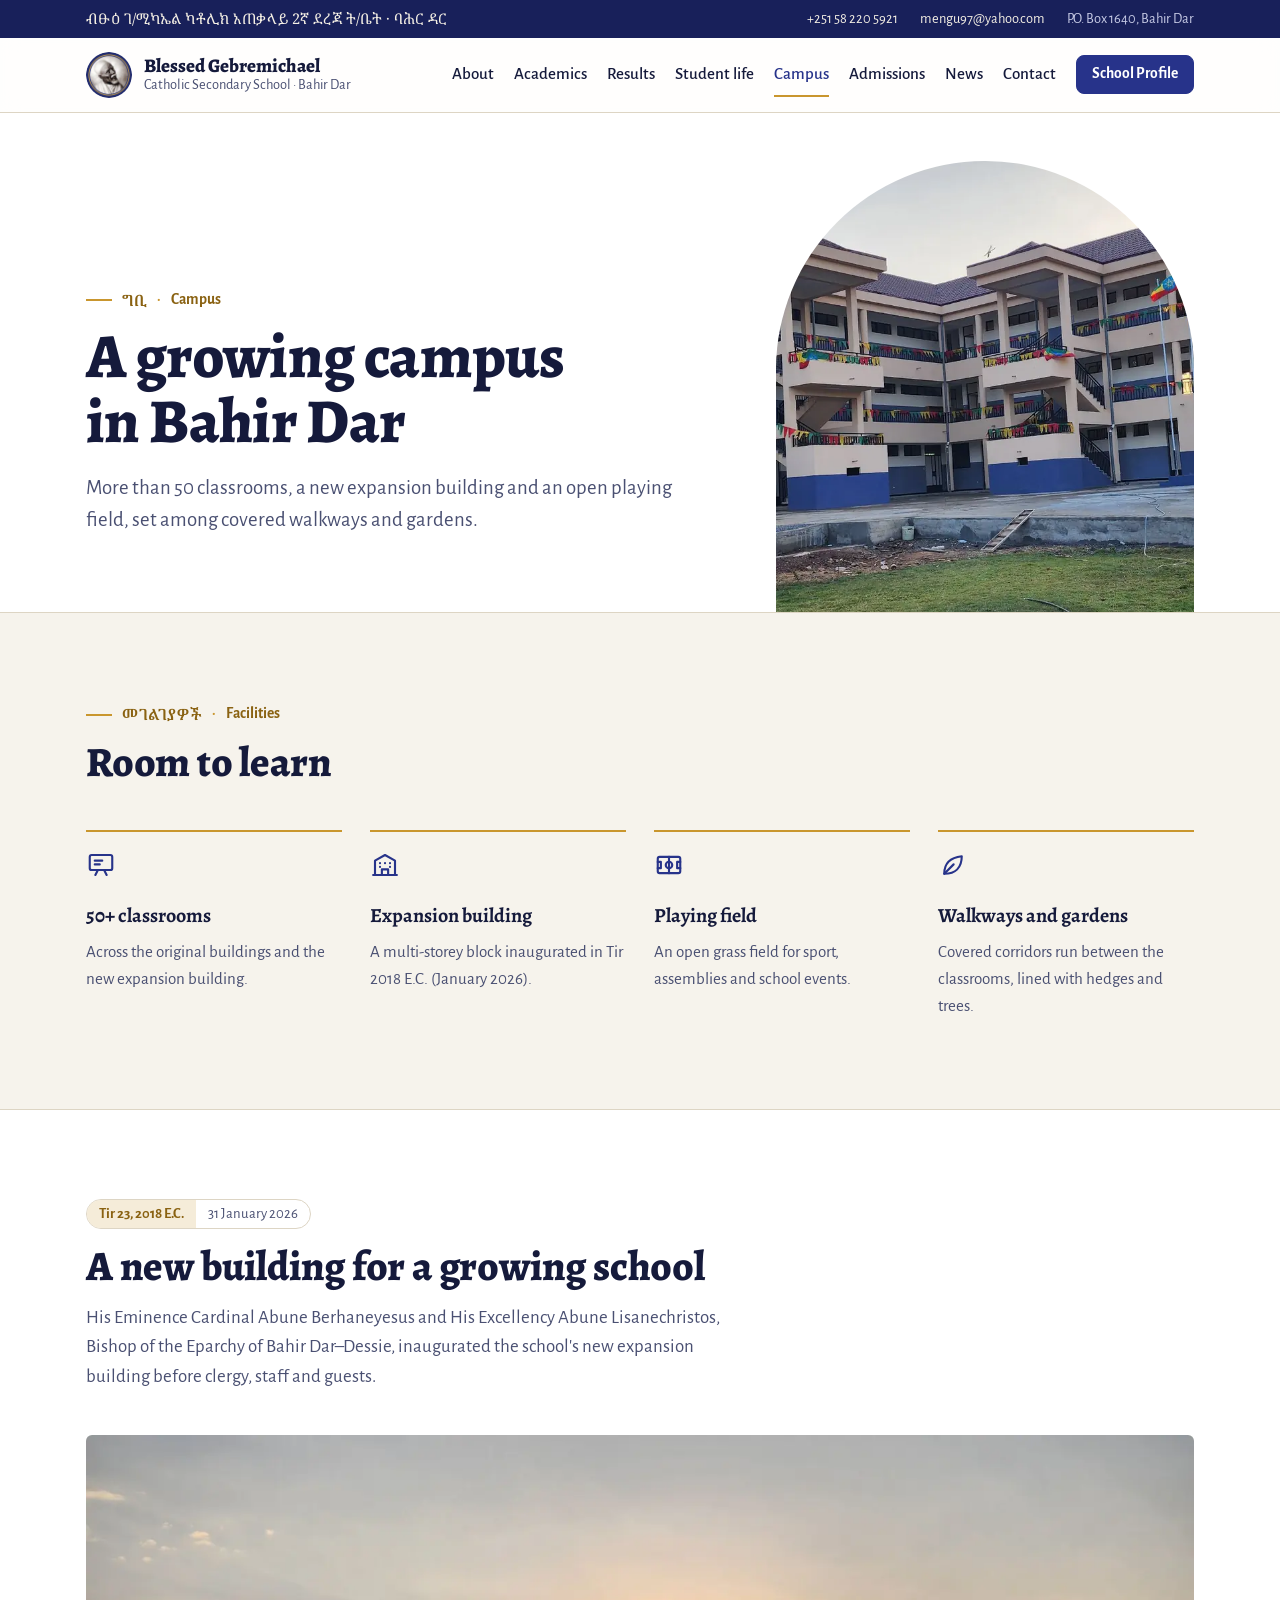
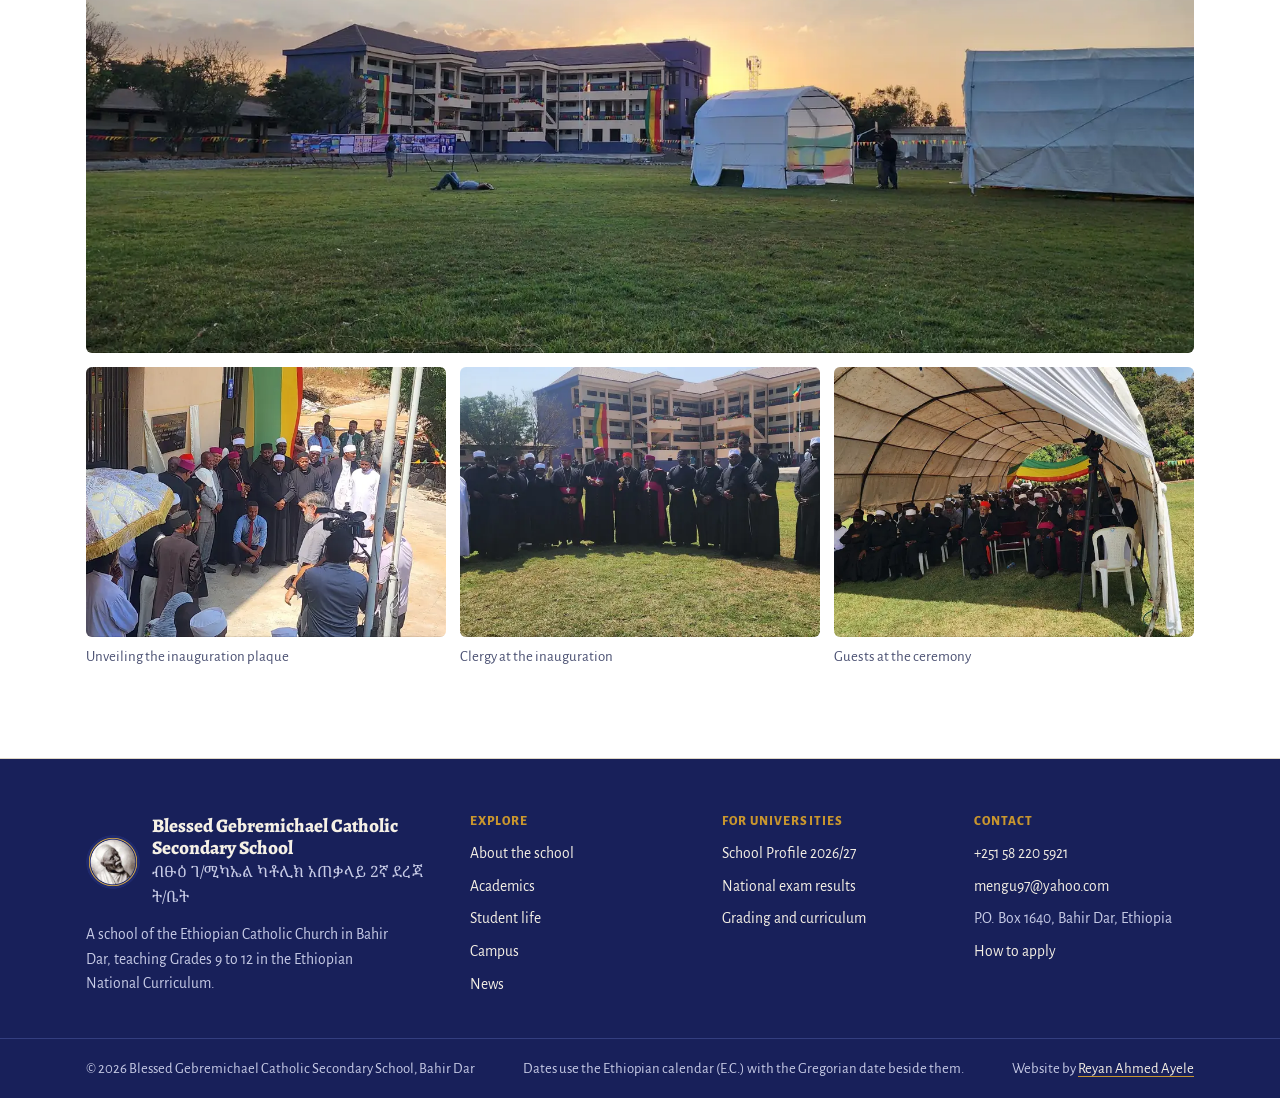
<file: campus.html>
<!DOCTYPE html>
<html lang="en">
<head>
<meta charset="utf-8">
<meta name="viewport" content="width=device-width, initial-scale=1">
<title>Campus · Blessed Gebremichael Catholic Secondary School</title>
<meta name="description" content="More than 50 classrooms and a new expansion building, inaugurated in Tir 2018 E.C. (January 2026).">
<meta name="theme-color" content="#18205a">
<meta property="og:type" content="website">
<meta property="og:title" content="Campus · Blessed Gebremichael Catholic Secondary School">
<meta property="og:description" content="More than 50 classrooms and a new expansion building, inaugurated in Tir 2018 E.C. (January 2026).">
<meta name="author" content="Reyan Ahmed Ayele">
<link rel="author" href="humans.txt">
<link rel="icon" type="image/png" href="assets/img/favicon-192.png">
<link rel="apple-touch-icon" href="assets/img/favicon-192.png">
<link rel="preconnect" href="https://fonts.googleapis.com">
<link rel="preconnect" href="https://fonts.gstatic.com" crossorigin>
<link rel="stylesheet" href="https://fonts.googleapis.com/css2?family=Alegreya:ital,wght@0,500;0,700;0,800;1,700&family=Alegreya+Sans:wght@400;500;700;800&family=Noto+Serif+Ethiopic:wght@500;600;700&display=swap">
<link rel="stylesheet" href="css/styles.css">
</head>
<body>
<svg width="0" height="0" style="position:absolute" aria-hidden="true" focusable="false">
  <defs>
    <symbol id="i-award" viewBox="0 0 24 24"><path d="M8 3.5h8v5.2a4 4 0 0 1-8 0V3.5z"/><path d="M8 5.5H5.2a2.3 2.3 0 0 0 2.6 4.4"/><path d="M16 5.5h2.8a2.3 2.3 0 0 1-2.6 4.4"/><path d="M12 12.7v3.6"/><path d="M9.3 16.3h5.4l.8 4.2H8.5z"/></symbol>
    <symbol id="i-users" viewBox="0 0 24 24"><circle cx="9" cy="8" r="3.2"/><path d="M3 19.5c.6-3.3 3.1-5.3 6-5.3s5.4 2 6 5.3"/><circle cx="17.2" cy="9.2" r="2.5"/><path d="M15.8 14c2.6-.3 4.6 1.4 5.2 4.4"/></symbol>
    <symbol id="i-board" viewBox="0 0 24 24"><rect x="3" y="4" width="18" height="12" rx="1.5"/><path d="M7.5 20l2-4M16.5 20l-2-4"/><path d="M7 8.5h6M7 11.5h4"/></symbol>
    <symbol id="i-target" viewBox="0 0 24 24"><circle cx="12" cy="12" r="8.5"/><circle cx="12" cy="12" r="4.5"/><path d="M12 12l6-6M15.5 5.5H18.5V8.5"/></symbol>
    <symbol id="i-cap" viewBox="0 0 24 24"><path d="M2.5 9.5L12 5l9.5 4.5L12 14 2.5 9.5z"/><path d="M6.5 11.7v4.1c0 1.4 2.5 2.7 5.5 2.7s5.5-1.3 5.5-2.7v-4.1"/><path d="M21.5 9.5v5"/></symbol>
    <symbol id="i-layers" viewBox="0 0 24 24"><path d="M12 3.5l9 4.8-9 4.8-9-4.8 9-4.8z"/><path d="M3 12.6l9 4.8 9-4.8"/><path d="M3 16.8l9 4.8 9-4.8"/></symbol>
    <symbol id="i-book" viewBox="0 0 24 24"><path d="M12 6.5C10 5 7.5 4.5 3.5 4.5v13c4 0 6.5.5 8.5 2 2-1.5 4.5-2 8.5-2v-13c-4 0-6.5.5-8.5 2z"/><path d="M12 6.5v13"/></symbol>
    <symbol id="i-cross" viewBox="0 0 24 24"><path d="M12 3v18M7 8.5h10"/></symbol>
    <symbol id="i-flask" viewBox="0 0 24 24"><path d="M9 3.5h6M10 3.5v6l-5 8.8A2 2 0 0 0 6.8 21h10.4a2 2 0 0 0 1.8-2.7l-5-8.8v-6"/><path d="M7.6 15h8.8"/></symbol>
    <symbol id="i-pulse" viewBox="0 0 24 24"><path d="M2.5 12.5h4l2.2-5 4.3 10 2.3-5h6.2"/></symbol>
    <symbol id="i-chip" viewBox="0 0 24 24"><rect x="6" y="6" width="12" height="12" rx="2"/><rect x="9.5" y="9.5" width="5" height="5" rx="1"/><path d="M9.5 2.5v3M14.5 2.5v3M9.5 18.5v3M14.5 18.5v3M2.5 9.5h3M2.5 14.5h3M18.5 9.5h3M18.5 14.5h3"/></symbol>
    <symbol id="i-mic" viewBox="0 0 24 24"><rect x="9" y="3" width="6" height="11" rx="3"/><path d="M5.5 11a6.5 6.5 0 0 0 13 0"/><path d="M12 17.5V21M8.5 21h7"/></symbol>
    <symbol id="i-heart" viewBox="0 0 24 24"><path d="M12 20s-7.5-4.6-7.5-10.2A4.3 4.3 0 0 1 12 7.3a4.3 4.3 0 0 1 7.5 2.5C19.5 15.4 12 20 12 20z"/></symbol>
    <symbol id="i-calendar" viewBox="0 0 24 24"><rect x="3.5" y="5" width="17" height="15.5" rx="2"/><path d="M3.5 10h17M8 3v4M16 3v4"/></symbol>
    <symbol id="i-pin" viewBox="0 0 24 24"><path d="M12 21s-6.5-6.2-6.5-11.2a6.5 6.5 0 0 1 13 0C18.5 14.8 12 21 12 21z"/><circle cx="12" cy="9.8" r="2.4"/></symbol>
    <symbol id="i-phone" viewBox="0 0 24 24"><path d="M6.6 3.5h2.6l1.4 4-2 1.3a12 12 0 0 0 6.6 6.6l1.3-2 4 1.4v2.6a2 2 0 0 1-2.2 2A16.5 16.5 0 0 1 4.6 5.7a2 2 0 0 1 2-2.2z"/></symbol>
    <symbol id="i-mail" viewBox="0 0 24 24"><rect x="3" y="5.5" width="18" height="13" rx="2"/><path d="M3.5 7l8.5 6 8.5-6"/></symbol>
    <symbol id="i-mailbox" viewBox="0 0 24 24"><path d="M7.5 7h9a4.5 4.5 0 0 1 4.5 4.5V18H3v-6.5A4.5 4.5 0 0 1 7.5 7z"/><path d="M12 18v-6.5A4.5 4.5 0 0 0 7.5 7"/><path d="M15 11h3M9 18v3"/></symbol>
    <symbol id="i-building" viewBox="0 0 24 24"><path d="M4 20V8.5l8-4.5 8 4.5V20"/><path d="M2.5 20h19"/><path d="M9.5 20v-4.5h5V20"/><path d="M8 10.5h.01M12 10.5h.01M16 10.5h.01M8 13.5h.01M16 13.5h.01"/></symbol>
    <symbol id="i-field" viewBox="0 0 24 24"><rect x="3" y="5.5" width="18" height="13" rx="1.5"/><path d="M12 5.5v13"/><circle cx="12" cy="12" r="2.6"/><path d="M3 9.5h2.5v5H3M21 9.5h-2.5v5H21"/></symbol>
    <symbol id="i-leaf" viewBox="0 0 24 24"><path d="M5 19c0-8 5-13 14-14 0 9-5 14-14 14z"/><path d="M5 19l7.5-7.5"/></symbol>
    <symbol id="i-arrow" viewBox="0 0 24 24"><path d="M5 12h14M13 6l6 6-6 6"/></symbol>
    <symbol id="i-menu" viewBox="0 0 24 24"><path d="M4 7h16M4 12h16M4 17h16"/></symbol>
    <symbol id="i-close" viewBox="0 0 24 24"><path d="M6 6l12 12M18 6L6 18"/></symbol>
    <symbol id="i-print" viewBox="0 0 24 24"><path d="M7 9V3.5h10V9"/><rect x="3.5" y="9" width="17" height="8" rx="2"/><path d="M7 14h10v6.5H7z"/></symbol>
    <symbol id="i-globe" viewBox="0 0 24 24"><circle cx="12" cy="12" r="9"/><path d="M3 12h18M12 3c2.5 2.6 3.8 5.6 3.8 9s-1.3 6.4-3.8 9c-2.5-2.6-3.8-5.6-3.8-9S9.5 5.6 12 3z"/></symbol>
    <symbol id="i-chat" viewBox="0 0 24 24"><path d="M4 5h16v10.5H10L5 19.5v-4H4z"/></symbol>
    <symbol id="i-check" viewBox="0 0 24 24"><circle cx="12" cy="12" r="9"/><path d="M8 12.3l2.8 2.8L16.2 9.5"/></symbol>
    <symbol id="i-doc" viewBox="0 0 24 24"><path d="M6.5 3h7.5l4 4v14H6.5z"/><path d="M14 3v4h4"/><path d="M9.5 12h6M9.5 15.5h6"/></symbol>
    <symbol id="i-sigma" viewBox="0 0 24 24"><path d="M17.5 5H6.5l6 7-6 7h11"/></symbol>
    <symbol id="i-atom" viewBox="0 0 24 24"><circle cx="12" cy="12" r="1.4"/><ellipse cx="12" cy="12" rx="9.5" ry="3.8"/><ellipse cx="12" cy="12" rx="9.5" ry="3.8" transform="rotate(60 12 12)"/><ellipse cx="12" cy="12" rx="9.5" ry="3.8" transform="rotate(120 12 12)"/></symbol>
    <symbol id="i-cell" viewBox="0 0 24 24"><path d="M12 3.5c5 0 8.5 3.6 8.5 8.5S17 20.5 12 20.5 3.5 17 3.5 12 7 3.5 12 3.5z"/><circle cx="10" cy="10.5" r="2.7"/><path d="M15.5 15.5h.01M15.7 9h.01M9 16h.01"/></symbol>
    <symbol id="i-code" viewBox="0 0 24 24"><path d="M8.5 7L3.5 12l5 5M15.5 7l5 5-5 5M13.5 5l-3 14"/></symbol>
    <symbol id="i-geez" viewBox="0 0 24 24"><rect x="3.5" y="3.5" width="17" height="17" rx="3"/><text x="12" y="17" text-anchor="middle" font-size="12.5" font-family="Noto Serif Ethiopic, Nyala, serif" fill="currentColor" stroke="none">ሀ</text></symbol>
    <symbol id="i-latin" viewBox="0 0 24 24"><rect x="3.5" y="3.5" width="17" height="17" rx="3"/><text x="12" y="16.3" text-anchor="middle" font-size="10" font-weight="700" font-family="Alegreya Sans, sans-serif" fill="currentColor" stroke="none">Aa</text></symbol>
    <symbol id="i-grid" viewBox="0 0 24 24"><rect x="4" y="4" width="7" height="7" rx="1.5"/><rect x="13" y="4" width="7" height="7" rx="1.5"/><rect x="4" y="13" width="7" height="7" rx="1.5"/><rect x="13" y="13" width="7" height="7" rx="1.5"/></symbol>
    <symbol id="i-sun" viewBox="0 0 24 24"><circle cx="12" cy="12" r="4"/><path d="M12 2.5v2.5M12 19v2.5M2.5 12H5M19 12h2.5M5.3 5.3l1.8 1.8M16.9 16.9l1.8 1.8M5.3 18.7l1.8-1.8M16.9 7.1l1.8-1.8"/></symbol>
  </defs>
</svg>
<a class="skip-link" href="#main">Skip to content</a>

<div class="topbar">
  <div class="wrap">
    <p class="topbar-am" lang="am">ብፁዕ <span class="nw">ገ/ሚካኤል</span> ካቶሊክ አጠቃላይ 2ኛ ደረጃ <span class="nw">ት/ቤት</span> · <span class="nw">ባሕር ዳር</span></p>
    <ul class="topbar-contacts">
      <li><a href="tel:+251582205921">+251 58 220 5921</a></li>
      <li><a href="mailto:mengu97@yahoo.com">mengu97@yahoo.com</a></li>
      <li>P.O. Box 1640, Bahir Dar</li>
    </ul>
  </div>
</div>

<header class="site-head">
  <div class="wrap head-row">
    <a class="brand" href="index.html">
      <img src="assets/img/favicon-192.png" alt="" width="46" height="46">
      <span>
        <span class="brand-name">Blessed Gebremichael</span>
        <span class="brand-sub">Catholic Secondary School · Bahir Dar</span>
      </span>
    </a>
    <button class="menu-btn" type="button" aria-expanded="false" aria-controls="site-nav">
      <svg class="icon when-closed" aria-hidden="true"><use href="#i-menu"/></svg>
      <svg class="icon when-open" aria-hidden="true"><use href="#i-close"/></svg>
      <span>Menu</span>
    </button>
    <nav class="site-nav" id="site-nav" aria-label="Main">
      <a href="about.html">About</a>
      <a href="academics.html">Academics</a>
      <a href="results.html">Results</a>
      <a href="student-life.html">Student life</a>
      <a href="campus.html" aria-current="page">Campus</a>
      <a href="admissions.html">Admissions</a>
      <a href="news.html">News</a>
      <a href="contact.html">Contact</a>
      <a class="btn btn-small" href="profile.html">School Profile</a>
    </nav>
  </div>
</header>

<main id="main" tabindex="-1">
<div class="page" data-page="campus">
  <header class="page-head">
    <div class="wrap page-head-grid">
      <div class="page-head-text">
        <p class="eyebrow"><span lang="am">ግቢ</span><span>Campus</span></p>
        <h1 tabindex="-1">A growing campus in Bahir Dar</h1>
        <p class="lead">More than 50 classrooms, a new expansion building and an open playing field, set among covered walkways and gardens.</p>
      </div>
      <figure class="arch-window">
        <img src="assets/img/building-mobile.webp" width="1000" height="679" alt="The new expansion building with Ethiopian flags on its balconies" loading="lazy" decoding="async">
      </figure>
    </div>
  </header>

  <section class="section" aria-labelledby="campus-facilities">
    <div class="wrap">
      <div class="section-head">
        <p class="eyebrow"><span lang="am">መገልገያዎች</span><span>Facilities</span></p>
        <h2 id="campus-facilities">Room to learn</h2>
      </div>
      <ul class="facilities">
        <li>
          <svg class="icon" aria-hidden="true"><use href="#i-board"/></svg>
          <b>50+ classrooms</b>
          <p>Across the original buildings and the new expansion building.</p>
        </li>
        <li>
          <svg class="icon" aria-hidden="true"><use href="#i-building"/></svg>
          <b>Expansion building</b>
          <p>A multi-storey block inaugurated in Tir 2018&nbsp;E.C. (January 2026).</p>
        </li>
        <li>
          <svg class="icon" aria-hidden="true"><use href="#i-field"/></svg>
          <b>Playing field</b>
          <p>An open grass field for sport, assemblies and school events.</p>
        </li>
        <li>
          <svg class="icon" aria-hidden="true"><use href="#i-leaf"/></svg>
          <b>Walkways and gardens</b>
          <p>Covered corridors run between the classrooms, lined with hedges and trees.</p>
        </li>
      </ul>
    </div>
  </section>

  <section class="section alt" aria-labelledby="campus-new">
    <div class="wrap">
      <div class="section-head">
        <p class="datestamp"><time class="ec" datetime="2026-01-31">Tir 23, 2018&nbsp;E.C.</time><span class="gc">31 January 2026</span></p>
        <h2 id="campus-new" class="after-date">A new building for a growing school</h2>
        <p class="section-lead">His Eminence Cardinal Abune Berhaneyesus and His Excellency Abune Lisanechristos, Bishop of the Eparchy of Bahir Dar–Dessie, inaugurated the school's new expansion building before clergy, staff and guests.</p>
      </div>
      <div class="gallery">
        <figure class="wide">
          <img src="assets/img/campus-dusk.webp" width="1600" height="748" alt="The new building and the school field at dusk" loading="lazy" decoding="async">
        </figure>
        <figure>
          <img src="assets/img/plaque-unveiling.webp" width="1000" height="467" alt="Clergy and guests gathered as the inauguration plaque is unveiled" loading="lazy" decoding="async">
          <figcaption>Unveiling the inauguration plaque</figcaption>
        </figure>
        <figure>
          <img src="assets/img/clergy-inauguration.webp" width="1000" height="467" alt="Clergy standing on the lawn in front of the new building" loading="lazy" decoding="async">
          <figcaption>Clergy at the inauguration</figcaption>
        </figure>
        <figure>
          <img src="assets/img/inauguration-guests.webp" width="1000" height="467" alt="Guests seated under the ceremony tent" loading="lazy" decoding="async">
          <figcaption>Guests at the ceremony</figcaption>
        </figure>
      </div>
    </div>
  </section>
</div>
</main>

<footer class="site-foot">
  <div class="wrap foot-grid">
    <div class="foot-brand">
      <div class="row">
        <img src="assets/img/favicon-192.png" alt="" width="54" height="54">
        <div>
          <p class="foot-name">Blessed Gebremichael Catholic Secondary School</p>
          <p lang="am">ብፁዕ <span class="nw">ገ/ሚካኤል</span> ካቶሊክ አጠቃላይ 2ኛ ደረጃ <span class="nw">ት/ቤት</span></p>
        </div>
      </div>
      <p>A school of the Ethiopian Catholic Church in Bahir Dar, teaching Grades 9 to 12 in the Ethiopian National Curriculum.</p>
    </div>
    <div>
      <h2>Explore</h2>
      <ul>
        <li><a href="about.html">About the school</a></li>
        <li><a href="academics.html">Academics</a></li>
        <li><a href="student-life.html">Student life</a></li>
        <li><a href="campus.html">Campus</a></li>
        <li><a href="news.html">News</a></li>
      </ul>
    </div>
    <div>
      <h2>For universities</h2>
      <ul>
        <li><a href="profile.html">School Profile 2026/27</a></li>
        <li><a href="results.html">National exam results</a></li>
        <li><a href="academics.html">Grading and curriculum</a></li>
      </ul>
    </div>
    <div>
      <h2>Contact</h2>
      <ul>
        <li><a href="tel:+251582205921">+251 58 220 5921</a></li>
        <li><a href="mailto:mengu97@yahoo.com">mengu97@yahoo.com</a></li>
        <li>P.O. Box 1640, Bahir Dar, Ethiopia</li>
        <li><a href="admissions.html">How to apply</a></li>
      </ul>
    </div>
  </div>
  <div class="foot-bottom">
    <div class="wrap">
      <p>&copy; 2026 Blessed Gebremichael Catholic Secondary School, Bahir Dar</p>
      <p>Dates use the Ethiopian calendar (E.C.) with the Gregorian date beside them.</p>
      <p class="foot-credit">Website by <a href="credits.html">Reyan Ahmed Ayele</a></p>
    </div>
  </div>
</footer>

<script src="js/main.js" defer></script>
</body>
</html>
</file>
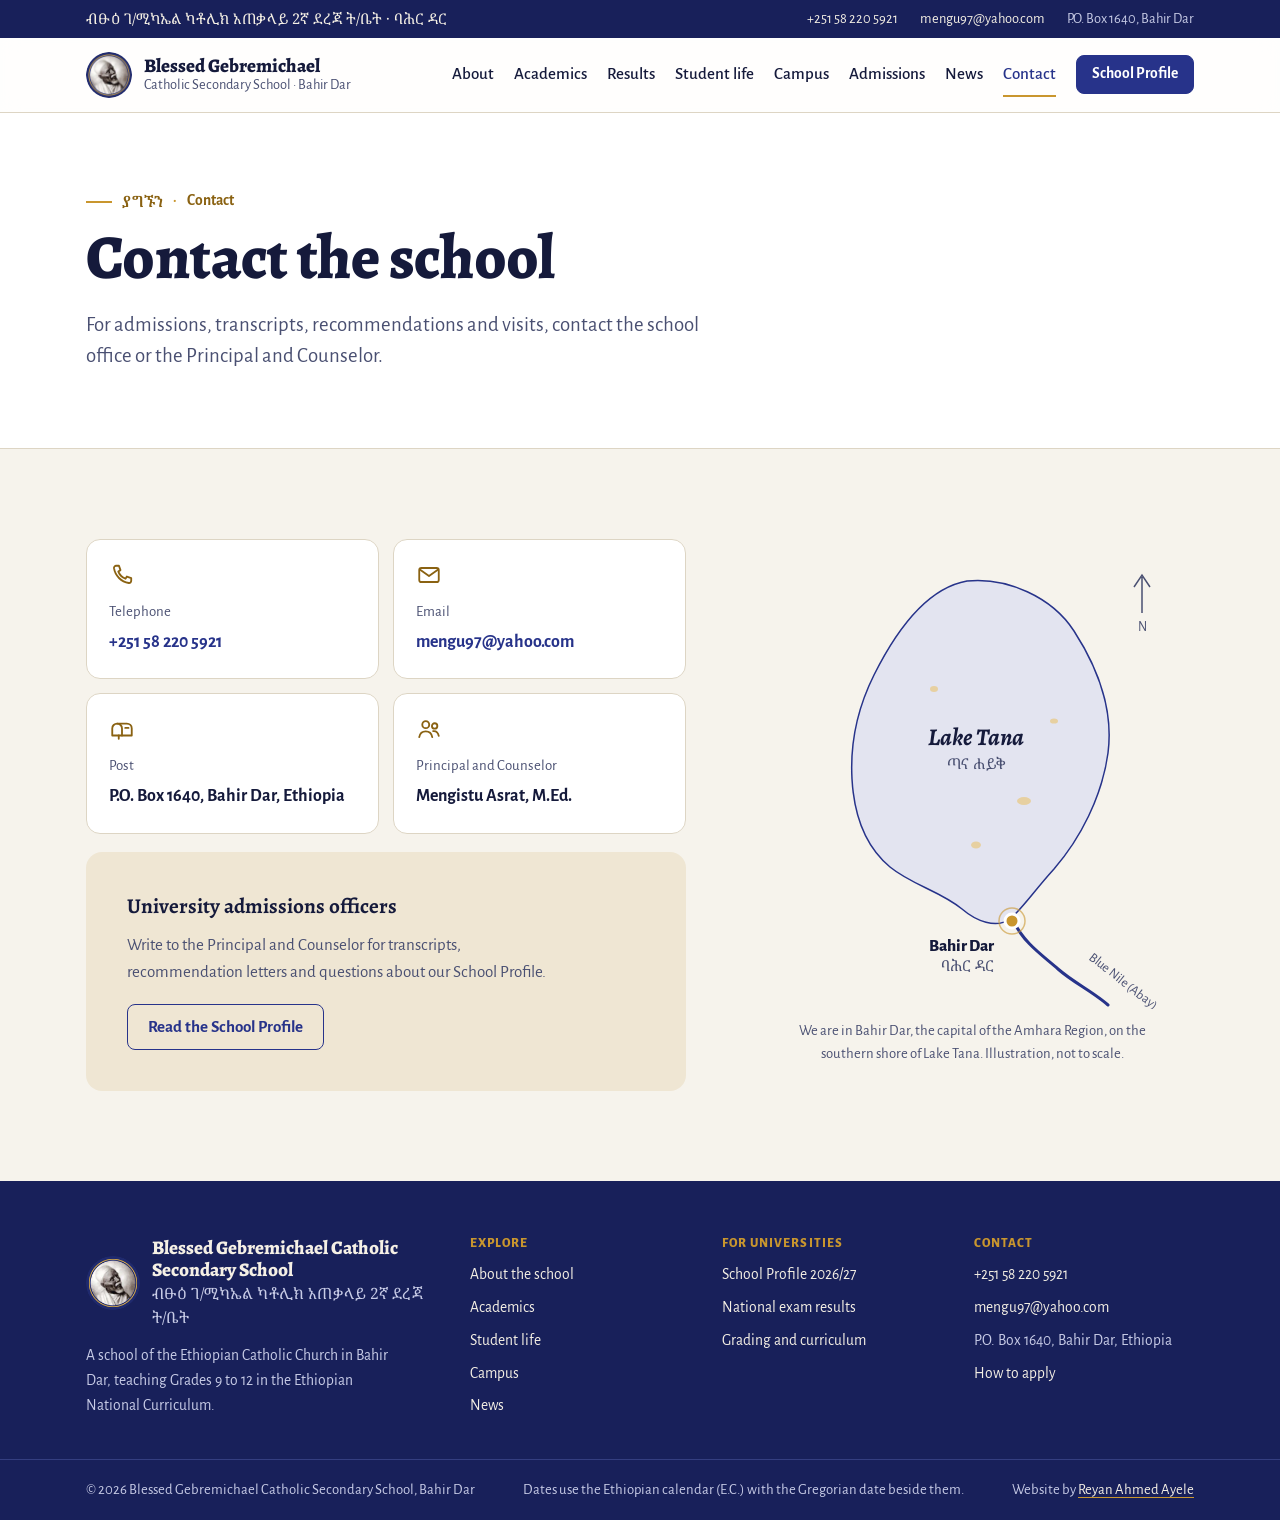
<file: contact.html>
<!DOCTYPE html>
<html lang="en">
<head>
<meta charset="utf-8">
<meta name="viewport" content="width=device-width, initial-scale=1">
<title>Contact · Blessed Gebremichael Catholic Secondary School</title>
<meta name="description" content="Telephone, email and postal address of Blessed Gebremichael Catholic Secondary School, Bahir Dar.">
<meta name="theme-color" content="#18205a">
<meta property="og:type" content="website">
<meta property="og:title" content="Contact · Blessed Gebremichael Catholic Secondary School">
<meta property="og:description" content="Telephone, email and postal address of Blessed Gebremichael Catholic Secondary School, Bahir Dar.">
<meta name="author" content="Reyan Ahmed Ayele">
<link rel="author" href="humans.txt">
<link rel="icon" type="image/png" href="assets/img/favicon-192.png">
<link rel="apple-touch-icon" href="assets/img/favicon-192.png">
<link rel="preconnect" href="https://fonts.googleapis.com">
<link rel="preconnect" href="https://fonts.gstatic.com" crossorigin>
<link rel="stylesheet" href="https://fonts.googleapis.com/css2?family=Alegreya:ital,wght@0,500;0,700;0,800;1,700&family=Alegreya+Sans:wght@400;500;700;800&family=Noto+Serif+Ethiopic:wght@500;600;700&display=swap">
<link rel="stylesheet" href="css/styles.css">
</head>
<body>
<svg width="0" height="0" style="position:absolute" aria-hidden="true" focusable="false">
  <defs>
    <symbol id="i-award" viewBox="0 0 24 24"><path d="M8 3.5h8v5.2a4 4 0 0 1-8 0V3.5z"/><path d="M8 5.5H5.2a2.3 2.3 0 0 0 2.6 4.4"/><path d="M16 5.5h2.8a2.3 2.3 0 0 1-2.6 4.4"/><path d="M12 12.7v3.6"/><path d="M9.3 16.3h5.4l.8 4.2H8.5z"/></symbol>
    <symbol id="i-users" viewBox="0 0 24 24"><circle cx="9" cy="8" r="3.2"/><path d="M3 19.5c.6-3.3 3.1-5.3 6-5.3s5.4 2 6 5.3"/><circle cx="17.2" cy="9.2" r="2.5"/><path d="M15.8 14c2.6-.3 4.6 1.4 5.2 4.4"/></symbol>
    <symbol id="i-board" viewBox="0 0 24 24"><rect x="3" y="4" width="18" height="12" rx="1.5"/><path d="M7.5 20l2-4M16.5 20l-2-4"/><path d="M7 8.5h6M7 11.5h4"/></symbol>
    <symbol id="i-target" viewBox="0 0 24 24"><circle cx="12" cy="12" r="8.5"/><circle cx="12" cy="12" r="4.5"/><path d="M12 12l6-6M15.5 5.5H18.5V8.5"/></symbol>
    <symbol id="i-cap" viewBox="0 0 24 24"><path d="M2.5 9.5L12 5l9.5 4.5L12 14 2.5 9.5z"/><path d="M6.5 11.7v4.1c0 1.4 2.5 2.7 5.5 2.7s5.5-1.3 5.5-2.7v-4.1"/><path d="M21.5 9.5v5"/></symbol>
    <symbol id="i-layers" viewBox="0 0 24 24"><path d="M12 3.5l9 4.8-9 4.8-9-4.8 9-4.8z"/><path d="M3 12.6l9 4.8 9-4.8"/><path d="M3 16.8l9 4.8 9-4.8"/></symbol>
    <symbol id="i-book" viewBox="0 0 24 24"><path d="M12 6.5C10 5 7.5 4.5 3.5 4.5v13c4 0 6.5.5 8.5 2 2-1.5 4.5-2 8.5-2v-13c-4 0-6.5.5-8.5 2z"/><path d="M12 6.5v13"/></symbol>
    <symbol id="i-cross" viewBox="0 0 24 24"><path d="M12 3v18M7 8.5h10"/></symbol>
    <symbol id="i-flask" viewBox="0 0 24 24"><path d="M9 3.5h6M10 3.5v6l-5 8.8A2 2 0 0 0 6.8 21h10.4a2 2 0 0 0 1.8-2.7l-5-8.8v-6"/><path d="M7.6 15h8.8"/></symbol>
    <symbol id="i-pulse" viewBox="0 0 24 24"><path d="M2.5 12.5h4l2.2-5 4.3 10 2.3-5h6.2"/></symbol>
    <symbol id="i-chip" viewBox="0 0 24 24"><rect x="6" y="6" width="12" height="12" rx="2"/><rect x="9.5" y="9.5" width="5" height="5" rx="1"/><path d="M9.5 2.5v3M14.5 2.5v3M9.5 18.5v3M14.5 18.5v3M2.5 9.5h3M2.5 14.5h3M18.5 9.5h3M18.5 14.5h3"/></symbol>
    <symbol id="i-mic" viewBox="0 0 24 24"><rect x="9" y="3" width="6" height="11" rx="3"/><path d="M5.5 11a6.5 6.5 0 0 0 13 0"/><path d="M12 17.5V21M8.5 21h7"/></symbol>
    <symbol id="i-heart" viewBox="0 0 24 24"><path d="M12 20s-7.5-4.6-7.5-10.2A4.3 4.3 0 0 1 12 7.3a4.3 4.3 0 0 1 7.5 2.5C19.5 15.4 12 20 12 20z"/></symbol>
    <symbol id="i-calendar" viewBox="0 0 24 24"><rect x="3.5" y="5" width="17" height="15.5" rx="2"/><path d="M3.5 10h17M8 3v4M16 3v4"/></symbol>
    <symbol id="i-pin" viewBox="0 0 24 24"><path d="M12 21s-6.5-6.2-6.5-11.2a6.5 6.5 0 0 1 13 0C18.5 14.8 12 21 12 21z"/><circle cx="12" cy="9.8" r="2.4"/></symbol>
    <symbol id="i-phone" viewBox="0 0 24 24"><path d="M6.6 3.5h2.6l1.4 4-2 1.3a12 12 0 0 0 6.6 6.6l1.3-2 4 1.4v2.6a2 2 0 0 1-2.2 2A16.5 16.5 0 0 1 4.6 5.7a2 2 0 0 1 2-2.2z"/></symbol>
    <symbol id="i-mail" viewBox="0 0 24 24"><rect x="3" y="5.5" width="18" height="13" rx="2"/><path d="M3.5 7l8.5 6 8.5-6"/></symbol>
    <symbol id="i-mailbox" viewBox="0 0 24 24"><path d="M7.5 7h9a4.5 4.5 0 0 1 4.5 4.5V18H3v-6.5A4.5 4.5 0 0 1 7.5 7z"/><path d="M12 18v-6.5A4.5 4.5 0 0 0 7.5 7"/><path d="M15 11h3M9 18v3"/></symbol>
    <symbol id="i-building" viewBox="0 0 24 24"><path d="M4 20V8.5l8-4.5 8 4.5V20"/><path d="M2.5 20h19"/><path d="M9.5 20v-4.5h5V20"/><path d="M8 10.5h.01M12 10.5h.01M16 10.5h.01M8 13.5h.01M16 13.5h.01"/></symbol>
    <symbol id="i-field" viewBox="0 0 24 24"><rect x="3" y="5.5" width="18" height="13" rx="1.5"/><path d="M12 5.5v13"/><circle cx="12" cy="12" r="2.6"/><path d="M3 9.5h2.5v5H3M21 9.5h-2.5v5H21"/></symbol>
    <symbol id="i-leaf" viewBox="0 0 24 24"><path d="M5 19c0-8 5-13 14-14 0 9-5 14-14 14z"/><path d="M5 19l7.5-7.5"/></symbol>
    <symbol id="i-arrow" viewBox="0 0 24 24"><path d="M5 12h14M13 6l6 6-6 6"/></symbol>
    <symbol id="i-menu" viewBox="0 0 24 24"><path d="M4 7h16M4 12h16M4 17h16"/></symbol>
    <symbol id="i-close" viewBox="0 0 24 24"><path d="M6 6l12 12M18 6L6 18"/></symbol>
    <symbol id="i-print" viewBox="0 0 24 24"><path d="M7 9V3.5h10V9"/><rect x="3.5" y="9" width="17" height="8" rx="2"/><path d="M7 14h10v6.5H7z"/></symbol>
    <symbol id="i-globe" viewBox="0 0 24 24"><circle cx="12" cy="12" r="9"/><path d="M3 12h18M12 3c2.5 2.6 3.8 5.6 3.8 9s-1.3 6.4-3.8 9c-2.5-2.6-3.8-5.6-3.8-9S9.5 5.6 12 3z"/></symbol>
    <symbol id="i-chat" viewBox="0 0 24 24"><path d="M4 5h16v10.5H10L5 19.5v-4H4z"/></symbol>
    <symbol id="i-check" viewBox="0 0 24 24"><circle cx="12" cy="12" r="9"/><path d="M8 12.3l2.8 2.8L16.2 9.5"/></symbol>
    <symbol id="i-doc" viewBox="0 0 24 24"><path d="M6.5 3h7.5l4 4v14H6.5z"/><path d="M14 3v4h4"/><path d="M9.5 12h6M9.5 15.5h6"/></symbol>
    <symbol id="i-sigma" viewBox="0 0 24 24"><path d="M17.5 5H6.5l6 7-6 7h11"/></symbol>
    <symbol id="i-atom" viewBox="0 0 24 24"><circle cx="12" cy="12" r="1.4"/><ellipse cx="12" cy="12" rx="9.5" ry="3.8"/><ellipse cx="12" cy="12" rx="9.5" ry="3.8" transform="rotate(60 12 12)"/><ellipse cx="12" cy="12" rx="9.5" ry="3.8" transform="rotate(120 12 12)"/></symbol>
    <symbol id="i-cell" viewBox="0 0 24 24"><path d="M12 3.5c5 0 8.5 3.6 8.5 8.5S17 20.5 12 20.5 3.5 17 3.5 12 7 3.5 12 3.5z"/><circle cx="10" cy="10.5" r="2.7"/><path d="M15.5 15.5h.01M15.7 9h.01M9 16h.01"/></symbol>
    <symbol id="i-code" viewBox="0 0 24 24"><path d="M8.5 7L3.5 12l5 5M15.5 7l5 5-5 5M13.5 5l-3 14"/></symbol>
    <symbol id="i-geez" viewBox="0 0 24 24"><rect x="3.5" y="3.5" width="17" height="17" rx="3"/><text x="12" y="17" text-anchor="middle" font-size="12.5" font-family="Noto Serif Ethiopic, Nyala, serif" fill="currentColor" stroke="none">ሀ</text></symbol>
    <symbol id="i-latin" viewBox="0 0 24 24"><rect x="3.5" y="3.5" width="17" height="17" rx="3"/><text x="12" y="16.3" text-anchor="middle" font-size="10" font-weight="700" font-family="Alegreya Sans, sans-serif" fill="currentColor" stroke="none">Aa</text></symbol>
    <symbol id="i-grid" viewBox="0 0 24 24"><rect x="4" y="4" width="7" height="7" rx="1.5"/><rect x="13" y="4" width="7" height="7" rx="1.5"/><rect x="4" y="13" width="7" height="7" rx="1.5"/><rect x="13" y="13" width="7" height="7" rx="1.5"/></symbol>
    <symbol id="i-sun" viewBox="0 0 24 24"><circle cx="12" cy="12" r="4"/><path d="M12 2.5v2.5M12 19v2.5M2.5 12H5M19 12h2.5M5.3 5.3l1.8 1.8M16.9 16.9l1.8 1.8M5.3 18.7l1.8-1.8M16.9 7.1l1.8-1.8"/></symbol>
  </defs>
</svg>
<a class="skip-link" href="#main">Skip to content</a>

<div class="topbar">
  <div class="wrap">
    <p class="topbar-am" lang="am">ብፁዕ <span class="nw">ገ/ሚካኤል</span> ካቶሊክ አጠቃላይ 2ኛ ደረጃ <span class="nw">ት/ቤት</span> · <span class="nw">ባሕር ዳር</span></p>
    <ul class="topbar-contacts">
      <li><a href="tel:+251582205921">+251 58 220 5921</a></li>
      <li><a href="mailto:mengu97@yahoo.com">mengu97@yahoo.com</a></li>
      <li>P.O. Box 1640, Bahir Dar</li>
    </ul>
  </div>
</div>

<header class="site-head">
  <div class="wrap head-row">
    <a class="brand" href="index.html">
      <img src="assets/img/favicon-192.png" alt="" width="46" height="46">
      <span>
        <span class="brand-name">Blessed Gebremichael</span>
        <span class="brand-sub">Catholic Secondary School · Bahir Dar</span>
      </span>
    </a>
    <button class="menu-btn" type="button" aria-expanded="false" aria-controls="site-nav">
      <svg class="icon when-closed" aria-hidden="true"><use href="#i-menu"/></svg>
      <svg class="icon when-open" aria-hidden="true"><use href="#i-close"/></svg>
      <span>Menu</span>
    </button>
    <nav class="site-nav" id="site-nav" aria-label="Main">
      <a href="about.html">About</a>
      <a href="academics.html">Academics</a>
      <a href="results.html">Results</a>
      <a href="student-life.html">Student life</a>
      <a href="campus.html">Campus</a>
      <a href="admissions.html">Admissions</a>
      <a href="news.html">News</a>
      <a href="contact.html" aria-current="page">Contact</a>
      <a class="btn btn-small" href="profile.html">School Profile</a>
    </nav>
  </div>
</header>

<main id="main" tabindex="-1">
<div class="page" data-page="contact">
  <header class="page-head plain">
    <div class="wrap page-head-grid">
      <div class="page-head-text">
        <p class="eyebrow"><span lang="am">ያግኙን</span><span>Contact</span></p>
        <h1 tabindex="-1">Contact the school</h1>
        <p class="lead">For admissions, transcripts, recommendations and visits, contact the school office or the Principal and Counselor.</p>
      </div>
    </div>
  </header>

  <section class="section">
    <div class="wrap contact-grid">
      <div>
        <div class="contact-cards">
          <div class="contact-card">
            <svg class="icon" aria-hidden="true"><use href="#i-phone"/></svg>
            <span class="k">Telephone</span>
            <span class="v"><a href="tel:+251582205921">+251 58 220 5921</a></span>
          </div>
          <div class="contact-card">
            <svg class="icon" aria-hidden="true"><use href="#i-mail"/></svg>
            <span class="k">Email</span>
            <span class="v"><a href="mailto:mengu97@yahoo.com">mengu97@yahoo.com</a></span>
          </div>
          <div class="contact-card">
            <svg class="icon" aria-hidden="true"><use href="#i-mailbox"/></svg>
            <span class="k">Post</span>
            <span class="v">P.O. Box 1640, Bahir Dar, Ethiopia</span>
          </div>
          <div class="contact-card">
            <svg class="icon" aria-hidden="true"><use href="#i-users"/></svg>
            <span class="k">Principal and Counselor</span>
            <span class="v">Mengistu Asrat, M.Ed.</span>
          </div>
        </div>
        <div class="cta alt" style="margin-top:18px">
          <h3>University admissions officers</h3>
          <p>Write to the Principal and Counselor for transcripts, recommendation letters and questions about our School Profile.</p>
          <a class="btn quiet" href="profile.html">Read the School Profile</a>
        </div>
      </div>
      <figure class="map-fig">
        <svg viewBox="0 0 420 470" role="img" aria-labelledby="map-title-contact">
          <title id="map-title-contact">Illustration: Bahir Dar on the southern shore of Lake Tana, where the Blue Nile flows out</title>
          <path class="map-river" d="M252 383 C 262 404, 280 416, 296 430 S 330 452, 346 466"/>
          <path class="map-water" d="M205 42 C 245 38, 290 58, 312 92 C 334 126, 352 168, 346 214 C 340 258, 318 300, 292 330 C 272 352, 260 370, 248 380 C 234 390, 214 382, 200 370 C 178 352, 150 346, 128 328 C 104 308, 92 276, 90 240 C 88 204, 96 168, 112 136 C 128 104, 160 50, 205 42 Z"/>
          <ellipse class="map-island" cx="262" cy="262" rx="7" ry="4"/>
          <ellipse class="map-island" cx="214" cy="306" rx="5" ry="3.5"/>
          <ellipse class="map-island" cx="172" cy="150" rx="4" ry="3"/>
          <ellipse class="map-island" cx="292" cy="182" rx="4" ry="2.6"/>
          <text class="map-label" x="214" y="206" text-anchor="middle">Lake Tana</text>
          <text class="map-label-am" x="214" y="230" text-anchor="middle">ጣና ሐይቅ</text>
          <circle class="map-city-ring" cx="250" cy="382" r="13"/>
          <circle class="map-city" cx="250" cy="382" r="7"/>
          <text class="map-city-label" x="232" y="412" text-anchor="end">Bahir Dar</text>
          <text class="map-label-am" x="232" y="432" text-anchor="end">ባሕር ዳር</text>
          <text class="map-small" x="326" y="420" transform="rotate(38 326 420)">Blue Nile (Abay)</text>
          <path class="map-north" d="M380 74 V 38 M372 48 L380 36 L388 48"/>
          <text class="map-small" x="380" y="92" text-anchor="middle">N</text>
        </svg>
        <figcaption>We are in Bahir Dar, the capital of the Amhara Region, on the southern shore of Lake Tana. Illustration, not to scale.</figcaption>
      </figure>
    </div>
  </section>
</div>
</main>

<footer class="site-foot">
  <div class="wrap foot-grid">
    <div class="foot-brand">
      <div class="row">
        <img src="assets/img/favicon-192.png" alt="" width="54" height="54">
        <div>
          <p class="foot-name">Blessed Gebremichael Catholic Secondary School</p>
          <p lang="am">ብፁዕ <span class="nw">ገ/ሚካኤል</span> ካቶሊክ አጠቃላይ 2ኛ ደረጃ <span class="nw">ት/ቤት</span></p>
        </div>
      </div>
      <p>A school of the Ethiopian Catholic Church in Bahir Dar, teaching Grades 9 to 12 in the Ethiopian National Curriculum.</p>
    </div>
    <div>
      <h2>Explore</h2>
      <ul>
        <li><a href="about.html">About the school</a></li>
        <li><a href="academics.html">Academics</a></li>
        <li><a href="student-life.html">Student life</a></li>
        <li><a href="campus.html">Campus</a></li>
        <li><a href="news.html">News</a></li>
      </ul>
    </div>
    <div>
      <h2>For universities</h2>
      <ul>
        <li><a href="profile.html">School Profile 2026/27</a></li>
        <li><a href="results.html">National exam results</a></li>
        <li><a href="academics.html">Grading and curriculum</a></li>
      </ul>
    </div>
    <div>
      <h2>Contact</h2>
      <ul>
        <li><a href="tel:+251582205921">+251 58 220 5921</a></li>
        <li><a href="mailto:mengu97@yahoo.com">mengu97@yahoo.com</a></li>
        <li>P.O. Box 1640, Bahir Dar, Ethiopia</li>
        <li><a href="admissions.html">How to apply</a></li>
      </ul>
    </div>
  </div>
  <div class="foot-bottom">
    <div class="wrap">
      <p>&copy; 2026 Blessed Gebremichael Catholic Secondary School, Bahir Dar</p>
      <p>Dates use the Ethiopian calendar (E.C.) with the Gregorian date beside them.</p>
      <p class="foot-credit">Website by <a href="credits.html">Reyan Ahmed Ayele</a></p>
    </div>
  </div>
</footer>

<script src="js/main.js" defer></script>
</body>
</html>
</file>
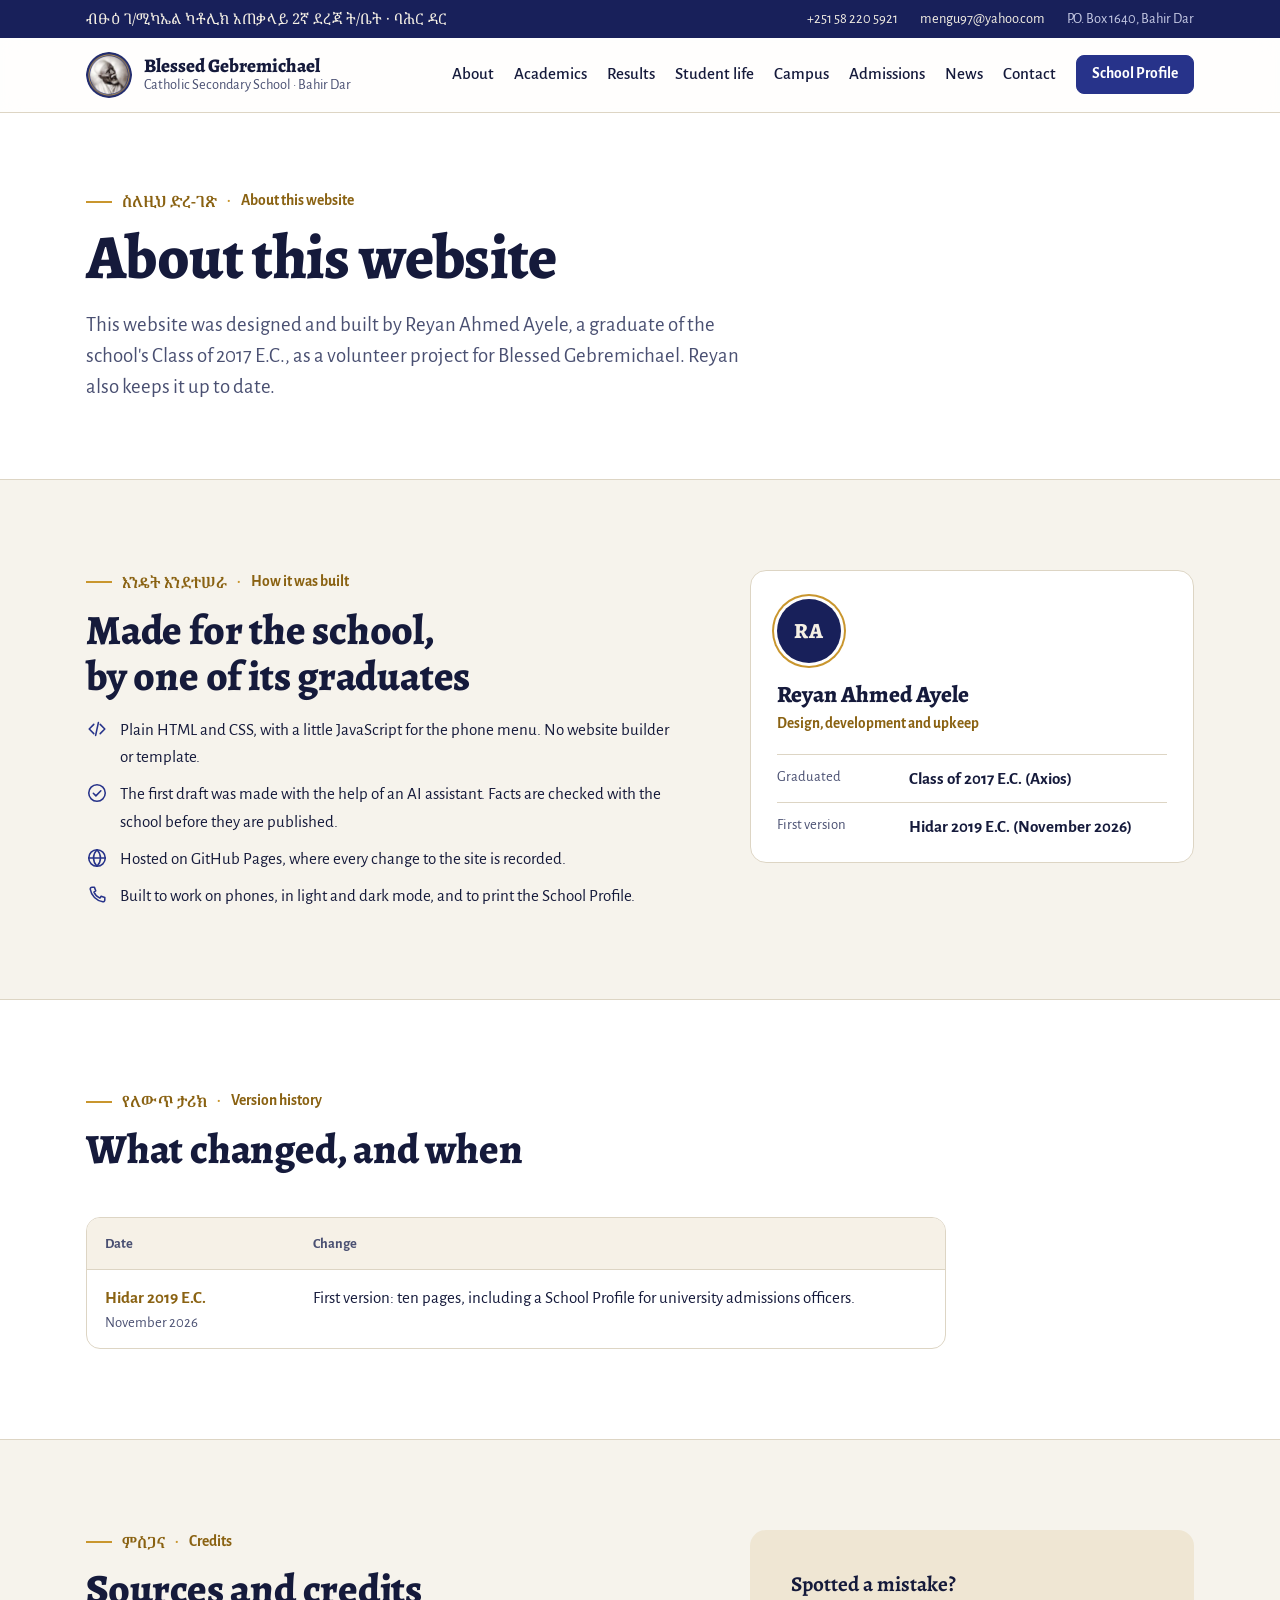
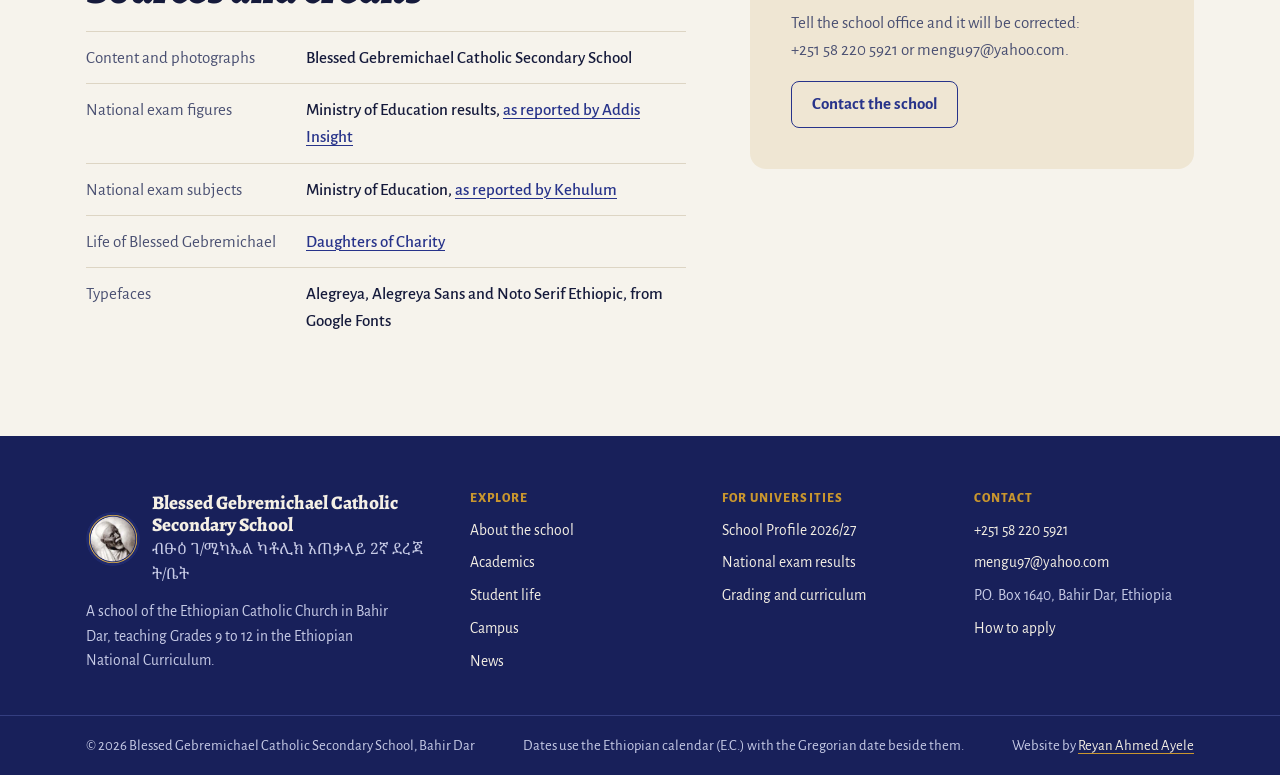
<file: credits.html>
<!DOCTYPE html>
<html lang="en">
<head>
<meta charset="utf-8">
<meta name="viewport" content="width=device-width, initial-scale=1">
<title>About this website · Blessed Gebremichael Catholic Secondary School</title>
<meta name="description" content="Who designed and built this website, how it was made, its sources and its version history.">
<meta name="theme-color" content="#18205a">
<meta property="og:type" content="website">
<meta property="og:title" content="About this website · Blessed Gebremichael Catholic Secondary School">
<meta property="og:description" content="Who designed and built this website, how it was made, its sources and its version history.">
<meta name="author" content="Reyan Ahmed Ayele">
<link rel="author" href="humans.txt">
<link rel="icon" type="image/png" href="assets/img/favicon-192.png">
<link rel="apple-touch-icon" href="assets/img/favicon-192.png">
<link rel="preconnect" href="https://fonts.googleapis.com">
<link rel="preconnect" href="https://fonts.gstatic.com" crossorigin>
<link rel="stylesheet" href="https://fonts.googleapis.com/css2?family=Alegreya:ital,wght@0,500;0,700;0,800;1,700&family=Alegreya+Sans:wght@400;500;700;800&family=Noto+Serif+Ethiopic:wght@500;600;700&display=swap">
<link rel="stylesheet" href="css/styles.css">
</head>
<body>
<svg width="0" height="0" style="position:absolute" aria-hidden="true" focusable="false">
  <defs>
    <symbol id="i-award" viewBox="0 0 24 24"><path d="M8 3.5h8v5.2a4 4 0 0 1-8 0V3.5z"/><path d="M8 5.5H5.2a2.3 2.3 0 0 0 2.6 4.4"/><path d="M16 5.5h2.8a2.3 2.3 0 0 1-2.6 4.4"/><path d="M12 12.7v3.6"/><path d="M9.3 16.3h5.4l.8 4.2H8.5z"/></symbol>
    <symbol id="i-users" viewBox="0 0 24 24"><circle cx="9" cy="8" r="3.2"/><path d="M3 19.5c.6-3.3 3.1-5.3 6-5.3s5.4 2 6 5.3"/><circle cx="17.2" cy="9.2" r="2.5"/><path d="M15.8 14c2.6-.3 4.6 1.4 5.2 4.4"/></symbol>
    <symbol id="i-board" viewBox="0 0 24 24"><rect x="3" y="4" width="18" height="12" rx="1.5"/><path d="M7.5 20l2-4M16.5 20l-2-4"/><path d="M7 8.5h6M7 11.5h4"/></symbol>
    <symbol id="i-target" viewBox="0 0 24 24"><circle cx="12" cy="12" r="8.5"/><circle cx="12" cy="12" r="4.5"/><path d="M12 12l6-6M15.5 5.5H18.5V8.5"/></symbol>
    <symbol id="i-cap" viewBox="0 0 24 24"><path d="M2.5 9.5L12 5l9.5 4.5L12 14 2.5 9.5z"/><path d="M6.5 11.7v4.1c0 1.4 2.5 2.7 5.5 2.7s5.5-1.3 5.5-2.7v-4.1"/><path d="M21.5 9.5v5"/></symbol>
    <symbol id="i-layers" viewBox="0 0 24 24"><path d="M12 3.5l9 4.8-9 4.8-9-4.8 9-4.8z"/><path d="M3 12.6l9 4.8 9-4.8"/><path d="M3 16.8l9 4.8 9-4.8"/></symbol>
    <symbol id="i-book" viewBox="0 0 24 24"><path d="M12 6.5C10 5 7.5 4.5 3.5 4.5v13c4 0 6.5.5 8.5 2 2-1.5 4.5-2 8.5-2v-13c-4 0-6.5.5-8.5 2z"/><path d="M12 6.5v13"/></symbol>
    <symbol id="i-cross" viewBox="0 0 24 24"><path d="M12 3v18M7 8.5h10"/></symbol>
    <symbol id="i-flask" viewBox="0 0 24 24"><path d="M9 3.5h6M10 3.5v6l-5 8.8A2 2 0 0 0 6.8 21h10.4a2 2 0 0 0 1.8-2.7l-5-8.8v-6"/><path d="M7.6 15h8.8"/></symbol>
    <symbol id="i-pulse" viewBox="0 0 24 24"><path d="M2.5 12.5h4l2.2-5 4.3 10 2.3-5h6.2"/></symbol>
    <symbol id="i-chip" viewBox="0 0 24 24"><rect x="6" y="6" width="12" height="12" rx="2"/><rect x="9.5" y="9.5" width="5" height="5" rx="1"/><path d="M9.5 2.5v3M14.5 2.5v3M9.5 18.5v3M14.5 18.5v3M2.5 9.5h3M2.5 14.5h3M18.5 9.5h3M18.5 14.5h3"/></symbol>
    <symbol id="i-mic" viewBox="0 0 24 24"><rect x="9" y="3" width="6" height="11" rx="3"/><path d="M5.5 11a6.5 6.5 0 0 0 13 0"/><path d="M12 17.5V21M8.5 21h7"/></symbol>
    <symbol id="i-heart" viewBox="0 0 24 24"><path d="M12 20s-7.5-4.6-7.5-10.2A4.3 4.3 0 0 1 12 7.3a4.3 4.3 0 0 1 7.5 2.5C19.5 15.4 12 20 12 20z"/></symbol>
    <symbol id="i-calendar" viewBox="0 0 24 24"><rect x="3.5" y="5" width="17" height="15.5" rx="2"/><path d="M3.5 10h17M8 3v4M16 3v4"/></symbol>
    <symbol id="i-pin" viewBox="0 0 24 24"><path d="M12 21s-6.5-6.2-6.5-11.2a6.5 6.5 0 0 1 13 0C18.5 14.8 12 21 12 21z"/><circle cx="12" cy="9.8" r="2.4"/></symbol>
    <symbol id="i-phone" viewBox="0 0 24 24"><path d="M6.6 3.5h2.6l1.4 4-2 1.3a12 12 0 0 0 6.6 6.6l1.3-2 4 1.4v2.6a2 2 0 0 1-2.2 2A16.5 16.5 0 0 1 4.6 5.7a2 2 0 0 1 2-2.2z"/></symbol>
    <symbol id="i-mail" viewBox="0 0 24 24"><rect x="3" y="5.5" width="18" height="13" rx="2"/><path d="M3.5 7l8.5 6 8.5-6"/></symbol>
    <symbol id="i-mailbox" viewBox="0 0 24 24"><path d="M7.5 7h9a4.5 4.5 0 0 1 4.5 4.5V18H3v-6.5A4.5 4.5 0 0 1 7.5 7z"/><path d="M12 18v-6.5A4.5 4.5 0 0 0 7.5 7"/><path d="M15 11h3M9 18v3"/></symbol>
    <symbol id="i-building" viewBox="0 0 24 24"><path d="M4 20V8.5l8-4.5 8 4.5V20"/><path d="M2.5 20h19"/><path d="M9.5 20v-4.5h5V20"/><path d="M8 10.5h.01M12 10.5h.01M16 10.5h.01M8 13.5h.01M16 13.5h.01"/></symbol>
    <symbol id="i-field" viewBox="0 0 24 24"><rect x="3" y="5.5" width="18" height="13" rx="1.5"/><path d="M12 5.5v13"/><circle cx="12" cy="12" r="2.6"/><path d="M3 9.5h2.5v5H3M21 9.5h-2.5v5H21"/></symbol>
    <symbol id="i-leaf" viewBox="0 0 24 24"><path d="M5 19c0-8 5-13 14-14 0 9-5 14-14 14z"/><path d="M5 19l7.5-7.5"/></symbol>
    <symbol id="i-arrow" viewBox="0 0 24 24"><path d="M5 12h14M13 6l6 6-6 6"/></symbol>
    <symbol id="i-menu" viewBox="0 0 24 24"><path d="M4 7h16M4 12h16M4 17h16"/></symbol>
    <symbol id="i-close" viewBox="0 0 24 24"><path d="M6 6l12 12M18 6L6 18"/></symbol>
    <symbol id="i-print" viewBox="0 0 24 24"><path d="M7 9V3.5h10V9"/><rect x="3.5" y="9" width="17" height="8" rx="2"/><path d="M7 14h10v6.5H7z"/></symbol>
    <symbol id="i-globe" viewBox="0 0 24 24"><circle cx="12" cy="12" r="9"/><path d="M3 12h18M12 3c2.5 2.6 3.8 5.6 3.8 9s-1.3 6.4-3.8 9c-2.5-2.6-3.8-5.6-3.8-9S9.5 5.6 12 3z"/></symbol>
    <symbol id="i-chat" viewBox="0 0 24 24"><path d="M4 5h16v10.5H10L5 19.5v-4H4z"/></symbol>
    <symbol id="i-check" viewBox="0 0 24 24"><circle cx="12" cy="12" r="9"/><path d="M8 12.3l2.8 2.8L16.2 9.5"/></symbol>
    <symbol id="i-doc" viewBox="0 0 24 24"><path d="M6.5 3h7.5l4 4v14H6.5z"/><path d="M14 3v4h4"/><path d="M9.5 12h6M9.5 15.5h6"/></symbol>
    <symbol id="i-sigma" viewBox="0 0 24 24"><path d="M17.5 5H6.5l6 7-6 7h11"/></symbol>
    <symbol id="i-atom" viewBox="0 0 24 24"><circle cx="12" cy="12" r="1.4"/><ellipse cx="12" cy="12" rx="9.5" ry="3.8"/><ellipse cx="12" cy="12" rx="9.5" ry="3.8" transform="rotate(60 12 12)"/><ellipse cx="12" cy="12" rx="9.5" ry="3.8" transform="rotate(120 12 12)"/></symbol>
    <symbol id="i-cell" viewBox="0 0 24 24"><path d="M12 3.5c5 0 8.5 3.6 8.5 8.5S17 20.5 12 20.5 3.5 17 3.5 12 7 3.5 12 3.5z"/><circle cx="10" cy="10.5" r="2.7"/><path d="M15.5 15.5h.01M15.7 9h.01M9 16h.01"/></symbol>
    <symbol id="i-code" viewBox="0 0 24 24"><path d="M8.5 7L3.5 12l5 5M15.5 7l5 5-5 5M13.5 5l-3 14"/></symbol>
    <symbol id="i-geez" viewBox="0 0 24 24"><rect x="3.5" y="3.5" width="17" height="17" rx="3"/><text x="12" y="17" text-anchor="middle" font-size="12.5" font-family="Noto Serif Ethiopic, Nyala, serif" fill="currentColor" stroke="none">ሀ</text></symbol>
    <symbol id="i-latin" viewBox="0 0 24 24"><rect x="3.5" y="3.5" width="17" height="17" rx="3"/><text x="12" y="16.3" text-anchor="middle" font-size="10" font-weight="700" font-family="Alegreya Sans, sans-serif" fill="currentColor" stroke="none">Aa</text></symbol>
    <symbol id="i-grid" viewBox="0 0 24 24"><rect x="4" y="4" width="7" height="7" rx="1.5"/><rect x="13" y="4" width="7" height="7" rx="1.5"/><rect x="4" y="13" width="7" height="7" rx="1.5"/><rect x="13" y="13" width="7" height="7" rx="1.5"/></symbol>
    <symbol id="i-sun" viewBox="0 0 24 24"><circle cx="12" cy="12" r="4"/><path d="M12 2.5v2.5M12 19v2.5M2.5 12H5M19 12h2.5M5.3 5.3l1.8 1.8M16.9 16.9l1.8 1.8M5.3 18.7l1.8-1.8M16.9 7.1l1.8-1.8"/></symbol>
  </defs>
</svg>
<a class="skip-link" href="#main">Skip to content</a>

<div class="topbar">
  <div class="wrap">
    <p class="topbar-am" lang="am">ብፁዕ <span class="nw">ገ/ሚካኤል</span> ካቶሊክ አጠቃላይ 2ኛ ደረጃ <span class="nw">ት/ቤት</span> · <span class="nw">ባሕር ዳር</span></p>
    <ul class="topbar-contacts">
      <li><a href="tel:+251582205921">+251 58 220 5921</a></li>
      <li><a href="mailto:mengu97@yahoo.com">mengu97@yahoo.com</a></li>
      <li>P.O. Box 1640, Bahir Dar</li>
    </ul>
  </div>
</div>

<header class="site-head">
  <div class="wrap head-row">
    <a class="brand" href="index.html">
      <img src="assets/img/favicon-192.png" alt="" width="46" height="46">
      <span>
        <span class="brand-name">Blessed Gebremichael</span>
        <span class="brand-sub">Catholic Secondary School · Bahir Dar</span>
      </span>
    </a>
    <button class="menu-btn" type="button" aria-expanded="false" aria-controls="site-nav">
      <svg class="icon when-closed" aria-hidden="true"><use href="#i-menu"/></svg>
      <svg class="icon when-open" aria-hidden="true"><use href="#i-close"/></svg>
      <span>Menu</span>
    </button>
    <nav class="site-nav" id="site-nav" aria-label="Main">
      <a href="about.html">About</a>
      <a href="academics.html">Academics</a>
      <a href="results.html">Results</a>
      <a href="student-life.html">Student life</a>
      <a href="campus.html">Campus</a>
      <a href="admissions.html">Admissions</a>
      <a href="news.html">News</a>
      <a href="contact.html">Contact</a>
      <a class="btn btn-small" href="profile.html">School Profile</a>
    </nav>
  </div>
</header>

<main id="main" tabindex="-1">
<div class="page" data-page="credits">
  <header class="page-head plain">
    <div class="wrap page-head-grid">
      <div class="page-head-text">
        <p class="eyebrow"><span lang="am">ስለዚህ ድረ-ገጽ</span><span>About this website</span></p>
        <h1 tabindex="-1">About this website</h1>
        <p class="lead">This website was designed and built by Reyan Ahmed Ayele, a graduate of the school's Class of 2017&nbsp;E.C., as a volunteer project for Blessed Gebremichael. Reyan also keeps it up to date.</p>
      </div>
    </div>
  </header>

  <section class="section" aria-labelledby="credits-how">
    <div class="wrap two-col">
      <div class="prose">
        <p class="eyebrow"><span lang="am">እንዴት እንደተሠራ</span><span>How it was built</span></p>
        <h2 id="credits-how">Made for the school, by one of its graduates</h2>
        <ul class="checklist">
          <li><svg class="icon" aria-hidden="true"><use href="#i-code"/></svg><span>Plain HTML and CSS, with a little JavaScript for the phone menu. No website builder or template.</span></li>
          <li><svg class="icon" aria-hidden="true"><use href="#i-check"/></svg><span>The first draft was made with the help of an AI assistant. Facts are checked with the school before they are published.</span></li>
          <li><svg class="icon" aria-hidden="true"><use href="#i-globe"/></svg><span>Hosted on GitHub Pages, where every change to the site is recorded.</span></li>
          <li><svg class="icon" aria-hidden="true"><use href="#i-phone"/></svg><span>Built to work on phones, in light and dark mode, and to print the School Profile.</span></li>
        </ul>
      </div>
      <aside class="maker" aria-label="Website credit">
        <span class="maker-mark" aria-hidden="true">RA</span>
        <p class="maker-name">Reyan Ahmed Ayele</p>
        <p class="maker-role">Design, development and upkeep</p>
        <dl>
          <div><dt>Graduated</dt><dd>Class of 2017&nbsp;E.C. (Axios)</dd></div>
          <div><dt>First version</dt><dd>Hidar 2019&nbsp;E.C. (November 2026)</dd></div>
        </dl>
        <!-- Once the GitHub repository exists, add a link to it here, for example:
             <a class="link-arrow" href="https://github.com/YOUR-ORG/YOUR-ORG.github.io">See the code on GitHub</a> -->
      </aside>
    </div>
  </section>

  <section class="section alt" aria-labelledby="credits-history">
    <div class="wrap">
      <div class="section-head">
        <p class="eyebrow"><span lang="am">የለውጥ ታሪክ</span><span>Version history</span></p>
        <h2 id="credits-history">What changed, and when</h2>
      </div>
      <!-- Add each update as a new row at the top of the table. -->
      <table class="history">
        <thead><tr><th scope="col">Date</th><th scope="col">Change</th></tr></thead>
        <tbody>
          <tr>
            <td><span class="ec">Hidar 2019&nbsp;E.C.</span><span class="gc">November 2026</span></td>
            <td>First version: ten pages, including a School Profile for university admissions officers.</td>
          </tr>
        </tbody>
      </table>
    </div>
  </section>

  <section class="section" aria-labelledby="credits-credits">
    <div class="wrap two-col">
      <div>
        <p class="eyebrow"><span lang="am">ምስጋና</span><span>Credits</span></p>
        <h2 id="credits-credits">Sources and credits</h2>
        <dl class="credit-list">
          <div><dt>Content and photographs</dt><dd>Blessed Gebremichael Catholic Secondary School</dd></div>
          <div><dt>National exam figures</dt><dd>Ministry of Education results, <a href="https://www.addisinsight.net/2025/09/14/only-8-4-of-ethiopian-grade-12-students-passed-2017-exam/">as reported by Addis Insight</a></dd></div>
          <div><dt>National exam subjects</dt><dd>Ministry of Education, <a href="https://kehulum.com/blog-detail/Ethiopia-12th-Grade-National-Exam-2025-Subjects-Syllabus-and-Exam-Structure-Guide-191">as reported by Kehulum</a></dd></div>
          <div><dt>Life of Blessed Gebremichael</dt><dd><a href="https://filles-de-la-charite.org/en/family/blessed-ghebre-mikael/">Daughters of Charity</a></dd></div>
          <div><dt>Typefaces</dt><dd>Alegreya, Alegreya Sans and Noto Serif Ethiopic, from Google Fonts</dd></div>
        </dl>
      </div>
      <div class="cta alt">
        <h3>Spotted a mistake?</h3>
        <p>Tell the school office and it will be corrected: +251&nbsp;58&nbsp;220&nbsp;5921 or mengu97@yahoo.com.</p>
        <a class="btn quiet" href="contact.html">Contact the school</a>
      </div>
    </div>
  </section>
</div>
</main>

<footer class="site-foot">
  <div class="wrap foot-grid">
    <div class="foot-brand">
      <div class="row">
        <img src="assets/img/favicon-192.png" alt="" width="54" height="54">
        <div>
          <p class="foot-name">Blessed Gebremichael Catholic Secondary School</p>
          <p lang="am">ብፁዕ <span class="nw">ገ/ሚካኤል</span> ካቶሊክ አጠቃላይ 2ኛ ደረጃ <span class="nw">ት/ቤት</span></p>
        </div>
      </div>
      <p>A school of the Ethiopian Catholic Church in Bahir Dar, teaching Grades 9 to 12 in the Ethiopian National Curriculum.</p>
    </div>
    <div>
      <h2>Explore</h2>
      <ul>
        <li><a href="about.html">About the school</a></li>
        <li><a href="academics.html">Academics</a></li>
        <li><a href="student-life.html">Student life</a></li>
        <li><a href="campus.html">Campus</a></li>
        <li><a href="news.html">News</a></li>
      </ul>
    </div>
    <div>
      <h2>For universities</h2>
      <ul>
        <li><a href="profile.html">School Profile 2026/27</a></li>
        <li><a href="results.html">National exam results</a></li>
        <li><a href="academics.html">Grading and curriculum</a></li>
      </ul>
    </div>
    <div>
      <h2>Contact</h2>
      <ul>
        <li><a href="tel:+251582205921">+251 58 220 5921</a></li>
        <li><a href="mailto:mengu97@yahoo.com">mengu97@yahoo.com</a></li>
        <li>P.O. Box 1640, Bahir Dar, Ethiopia</li>
        <li><a href="admissions.html">How to apply</a></li>
      </ul>
    </div>
  </div>
  <div class="foot-bottom">
    <div class="wrap">
      <p>&copy; 2026 Blessed Gebremichael Catholic Secondary School, Bahir Dar</p>
      <p>Dates use the Ethiopian calendar (E.C.) with the Gregorian date beside them.</p>
      <p class="foot-credit">Website by <a href="credits.html">Reyan Ahmed Ayele</a></p>
    </div>
  </div>
</footer>

<script src="js/main.js" defer></script>
</body>
</html>
</file>
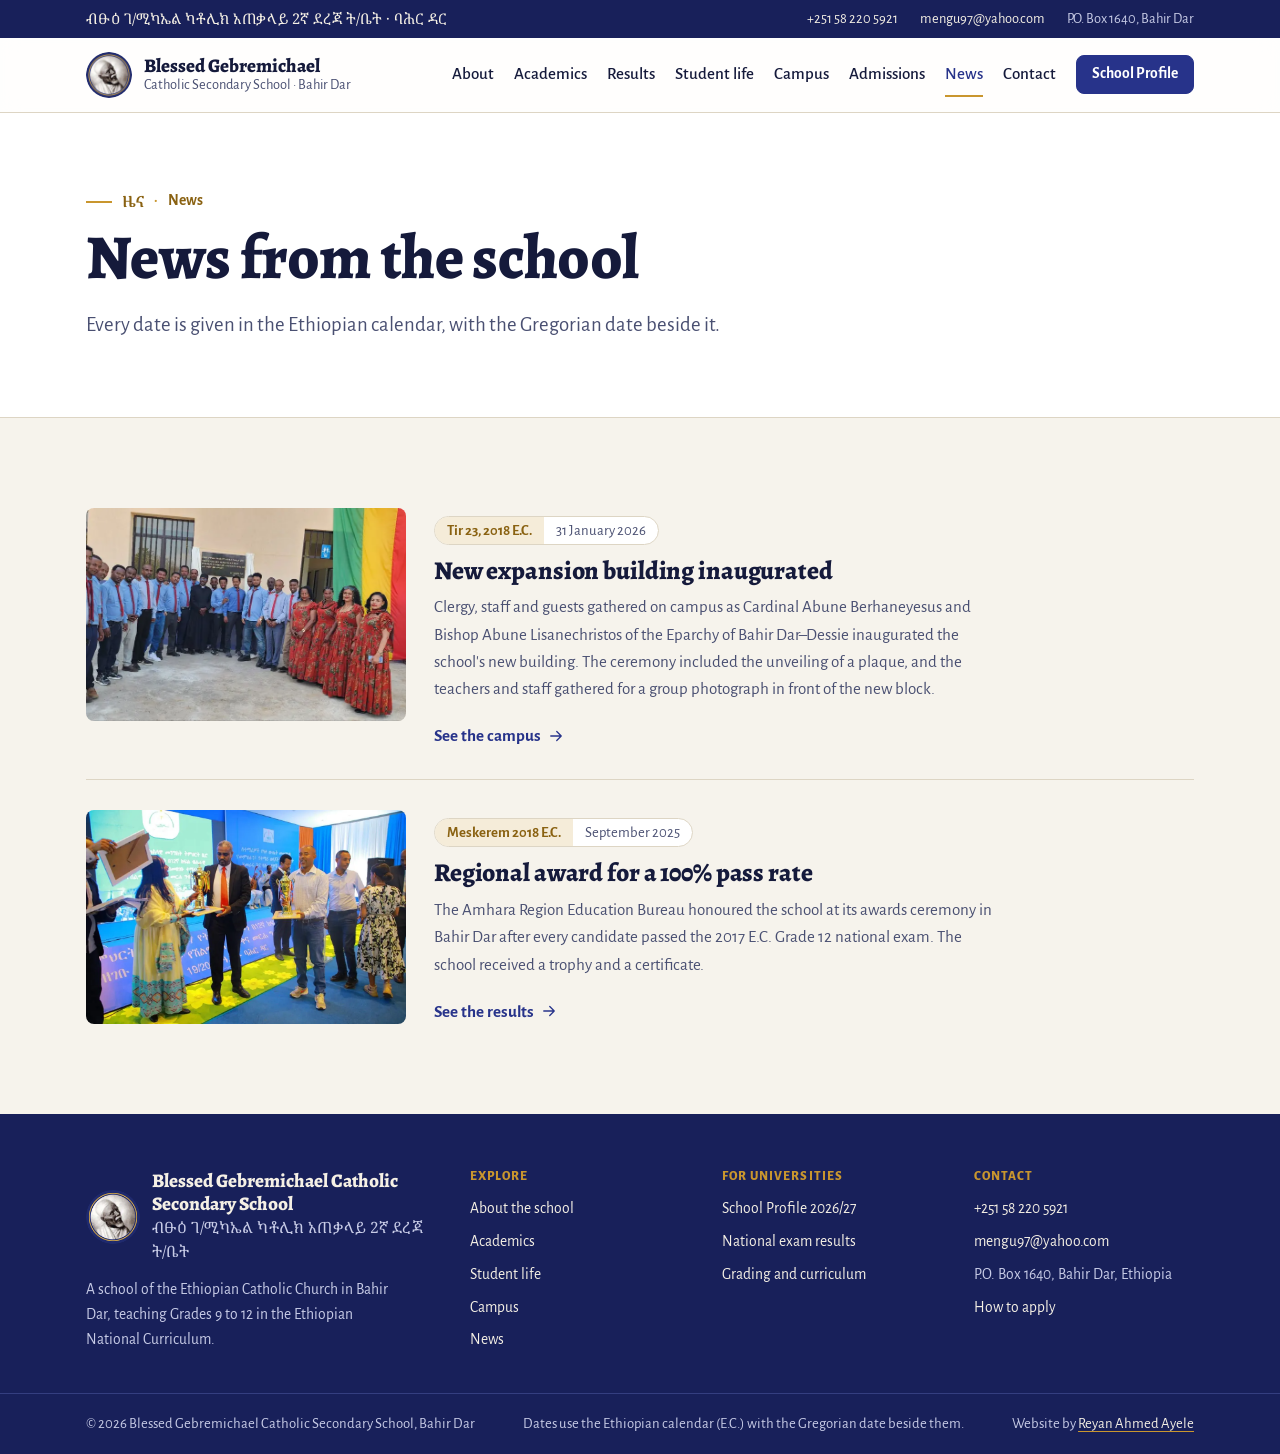
<file: news.html>
<!DOCTYPE html>
<html lang="en">
<head>
<meta charset="utf-8">
<meta name="viewport" content="width=device-width, initial-scale=1">
<title>News · Blessed Gebremichael Catholic Secondary School</title>
<meta name="description" content="News from Blessed Gebremichael Catholic Secondary School, dated in the Ethiopian and Gregorian calendars.">
<meta name="theme-color" content="#18205a">
<meta property="og:type" content="website">
<meta property="og:title" content="News · Blessed Gebremichael Catholic Secondary School">
<meta property="og:description" content="News from Blessed Gebremichael Catholic Secondary School, dated in the Ethiopian and Gregorian calendars.">
<meta name="author" content="Reyan Ahmed Ayele">
<link rel="author" href="humans.txt">
<link rel="icon" type="image/png" href="assets/img/favicon-192.png">
<link rel="apple-touch-icon" href="assets/img/favicon-192.png">
<link rel="preconnect" href="https://fonts.googleapis.com">
<link rel="preconnect" href="https://fonts.gstatic.com" crossorigin>
<link rel="stylesheet" href="https://fonts.googleapis.com/css2?family=Alegreya:ital,wght@0,500;0,700;0,800;1,700&family=Alegreya+Sans:wght@400;500;700;800&family=Noto+Serif+Ethiopic:wght@500;600;700&display=swap">
<link rel="stylesheet" href="css/styles.css">
</head>
<body>
<svg width="0" height="0" style="position:absolute" aria-hidden="true" focusable="false">
  <defs>
    <symbol id="i-award" viewBox="0 0 24 24"><path d="M8 3.5h8v5.2a4 4 0 0 1-8 0V3.5z"/><path d="M8 5.5H5.2a2.3 2.3 0 0 0 2.6 4.4"/><path d="M16 5.5h2.8a2.3 2.3 0 0 1-2.6 4.4"/><path d="M12 12.7v3.6"/><path d="M9.3 16.3h5.4l.8 4.2H8.5z"/></symbol>
    <symbol id="i-users" viewBox="0 0 24 24"><circle cx="9" cy="8" r="3.2"/><path d="M3 19.5c.6-3.3 3.1-5.3 6-5.3s5.4 2 6 5.3"/><circle cx="17.2" cy="9.2" r="2.5"/><path d="M15.8 14c2.6-.3 4.6 1.4 5.2 4.4"/></symbol>
    <symbol id="i-board" viewBox="0 0 24 24"><rect x="3" y="4" width="18" height="12" rx="1.5"/><path d="M7.5 20l2-4M16.5 20l-2-4"/><path d="M7 8.5h6M7 11.5h4"/></symbol>
    <symbol id="i-target" viewBox="0 0 24 24"><circle cx="12" cy="12" r="8.5"/><circle cx="12" cy="12" r="4.5"/><path d="M12 12l6-6M15.5 5.5H18.5V8.5"/></symbol>
    <symbol id="i-cap" viewBox="0 0 24 24"><path d="M2.5 9.5L12 5l9.5 4.5L12 14 2.5 9.5z"/><path d="M6.5 11.7v4.1c0 1.4 2.5 2.7 5.5 2.7s5.5-1.3 5.5-2.7v-4.1"/><path d="M21.5 9.5v5"/></symbol>
    <symbol id="i-layers" viewBox="0 0 24 24"><path d="M12 3.5l9 4.8-9 4.8-9-4.8 9-4.8z"/><path d="M3 12.6l9 4.8 9-4.8"/><path d="M3 16.8l9 4.8 9-4.8"/></symbol>
    <symbol id="i-book" viewBox="0 0 24 24"><path d="M12 6.5C10 5 7.5 4.5 3.5 4.5v13c4 0 6.5.5 8.5 2 2-1.5 4.5-2 8.5-2v-13c-4 0-6.5.5-8.5 2z"/><path d="M12 6.5v13"/></symbol>
    <symbol id="i-cross" viewBox="0 0 24 24"><path d="M12 3v18M7 8.5h10"/></symbol>
    <symbol id="i-flask" viewBox="0 0 24 24"><path d="M9 3.5h6M10 3.5v6l-5 8.8A2 2 0 0 0 6.8 21h10.4a2 2 0 0 0 1.8-2.7l-5-8.8v-6"/><path d="M7.6 15h8.8"/></symbol>
    <symbol id="i-pulse" viewBox="0 0 24 24"><path d="M2.5 12.5h4l2.2-5 4.3 10 2.3-5h6.2"/></symbol>
    <symbol id="i-chip" viewBox="0 0 24 24"><rect x="6" y="6" width="12" height="12" rx="2"/><rect x="9.5" y="9.5" width="5" height="5" rx="1"/><path d="M9.5 2.5v3M14.5 2.5v3M9.5 18.5v3M14.5 18.5v3M2.5 9.5h3M2.5 14.5h3M18.5 9.5h3M18.5 14.5h3"/></symbol>
    <symbol id="i-mic" viewBox="0 0 24 24"><rect x="9" y="3" width="6" height="11" rx="3"/><path d="M5.5 11a6.5 6.5 0 0 0 13 0"/><path d="M12 17.5V21M8.5 21h7"/></symbol>
    <symbol id="i-heart" viewBox="0 0 24 24"><path d="M12 20s-7.5-4.6-7.5-10.2A4.3 4.3 0 0 1 12 7.3a4.3 4.3 0 0 1 7.5 2.5C19.5 15.4 12 20 12 20z"/></symbol>
    <symbol id="i-calendar" viewBox="0 0 24 24"><rect x="3.5" y="5" width="17" height="15.5" rx="2"/><path d="M3.5 10h17M8 3v4M16 3v4"/></symbol>
    <symbol id="i-pin" viewBox="0 0 24 24"><path d="M12 21s-6.5-6.2-6.5-11.2a6.5 6.5 0 0 1 13 0C18.5 14.8 12 21 12 21z"/><circle cx="12" cy="9.8" r="2.4"/></symbol>
    <symbol id="i-phone" viewBox="0 0 24 24"><path d="M6.6 3.5h2.6l1.4 4-2 1.3a12 12 0 0 0 6.6 6.6l1.3-2 4 1.4v2.6a2 2 0 0 1-2.2 2A16.5 16.5 0 0 1 4.6 5.7a2 2 0 0 1 2-2.2z"/></symbol>
    <symbol id="i-mail" viewBox="0 0 24 24"><rect x="3" y="5.5" width="18" height="13" rx="2"/><path d="M3.5 7l8.5 6 8.5-6"/></symbol>
    <symbol id="i-mailbox" viewBox="0 0 24 24"><path d="M7.5 7h9a4.5 4.5 0 0 1 4.5 4.5V18H3v-6.5A4.5 4.5 0 0 1 7.5 7z"/><path d="M12 18v-6.5A4.5 4.5 0 0 0 7.5 7"/><path d="M15 11h3M9 18v3"/></symbol>
    <symbol id="i-building" viewBox="0 0 24 24"><path d="M4 20V8.5l8-4.5 8 4.5V20"/><path d="M2.5 20h19"/><path d="M9.5 20v-4.5h5V20"/><path d="M8 10.5h.01M12 10.5h.01M16 10.5h.01M8 13.5h.01M16 13.5h.01"/></symbol>
    <symbol id="i-field" viewBox="0 0 24 24"><rect x="3" y="5.5" width="18" height="13" rx="1.5"/><path d="M12 5.5v13"/><circle cx="12" cy="12" r="2.6"/><path d="M3 9.5h2.5v5H3M21 9.5h-2.5v5H21"/></symbol>
    <symbol id="i-leaf" viewBox="0 0 24 24"><path d="M5 19c0-8 5-13 14-14 0 9-5 14-14 14z"/><path d="M5 19l7.5-7.5"/></symbol>
    <symbol id="i-arrow" viewBox="0 0 24 24"><path d="M5 12h14M13 6l6 6-6 6"/></symbol>
    <symbol id="i-menu" viewBox="0 0 24 24"><path d="M4 7h16M4 12h16M4 17h16"/></symbol>
    <symbol id="i-close" viewBox="0 0 24 24"><path d="M6 6l12 12M18 6L6 18"/></symbol>
    <symbol id="i-print" viewBox="0 0 24 24"><path d="M7 9V3.5h10V9"/><rect x="3.5" y="9" width="17" height="8" rx="2"/><path d="M7 14h10v6.5H7z"/></symbol>
    <symbol id="i-globe" viewBox="0 0 24 24"><circle cx="12" cy="12" r="9"/><path d="M3 12h18M12 3c2.5 2.6 3.8 5.6 3.8 9s-1.3 6.4-3.8 9c-2.5-2.6-3.8-5.6-3.8-9S9.5 5.6 12 3z"/></symbol>
    <symbol id="i-chat" viewBox="0 0 24 24"><path d="M4 5h16v10.5H10L5 19.5v-4H4z"/></symbol>
    <symbol id="i-check" viewBox="0 0 24 24"><circle cx="12" cy="12" r="9"/><path d="M8 12.3l2.8 2.8L16.2 9.5"/></symbol>
    <symbol id="i-doc" viewBox="0 0 24 24"><path d="M6.5 3h7.5l4 4v14H6.5z"/><path d="M14 3v4h4"/><path d="M9.5 12h6M9.5 15.5h6"/></symbol>
    <symbol id="i-sigma" viewBox="0 0 24 24"><path d="M17.5 5H6.5l6 7-6 7h11"/></symbol>
    <symbol id="i-atom" viewBox="0 0 24 24"><circle cx="12" cy="12" r="1.4"/><ellipse cx="12" cy="12" rx="9.5" ry="3.8"/><ellipse cx="12" cy="12" rx="9.5" ry="3.8" transform="rotate(60 12 12)"/><ellipse cx="12" cy="12" rx="9.5" ry="3.8" transform="rotate(120 12 12)"/></symbol>
    <symbol id="i-cell" viewBox="0 0 24 24"><path d="M12 3.5c5 0 8.5 3.6 8.5 8.5S17 20.5 12 20.5 3.5 17 3.5 12 7 3.5 12 3.5z"/><circle cx="10" cy="10.5" r="2.7"/><path d="M15.5 15.5h.01M15.7 9h.01M9 16h.01"/></symbol>
    <symbol id="i-code" viewBox="0 0 24 24"><path d="M8.5 7L3.5 12l5 5M15.5 7l5 5-5 5M13.5 5l-3 14"/></symbol>
    <symbol id="i-geez" viewBox="0 0 24 24"><rect x="3.5" y="3.5" width="17" height="17" rx="3"/><text x="12" y="17" text-anchor="middle" font-size="12.5" font-family="Noto Serif Ethiopic, Nyala, serif" fill="currentColor" stroke="none">ሀ</text></symbol>
    <symbol id="i-latin" viewBox="0 0 24 24"><rect x="3.5" y="3.5" width="17" height="17" rx="3"/><text x="12" y="16.3" text-anchor="middle" font-size="10" font-weight="700" font-family="Alegreya Sans, sans-serif" fill="currentColor" stroke="none">Aa</text></symbol>
    <symbol id="i-grid" viewBox="0 0 24 24"><rect x="4" y="4" width="7" height="7" rx="1.5"/><rect x="13" y="4" width="7" height="7" rx="1.5"/><rect x="4" y="13" width="7" height="7" rx="1.5"/><rect x="13" y="13" width="7" height="7" rx="1.5"/></symbol>
    <symbol id="i-sun" viewBox="0 0 24 24"><circle cx="12" cy="12" r="4"/><path d="M12 2.5v2.5M12 19v2.5M2.5 12H5M19 12h2.5M5.3 5.3l1.8 1.8M16.9 16.9l1.8 1.8M5.3 18.7l1.8-1.8M16.9 7.1l1.8-1.8"/></symbol>
  </defs>
</svg>
<a class="skip-link" href="#main">Skip to content</a>

<div class="topbar">
  <div class="wrap">
    <p class="topbar-am" lang="am">ብፁዕ <span class="nw">ገ/ሚካኤል</span> ካቶሊክ አጠቃላይ 2ኛ ደረጃ <span class="nw">ት/ቤት</span> · <span class="nw">ባሕር ዳር</span></p>
    <ul class="topbar-contacts">
      <li><a href="tel:+251582205921">+251 58 220 5921</a></li>
      <li><a href="mailto:mengu97@yahoo.com">mengu97@yahoo.com</a></li>
      <li>P.O. Box 1640, Bahir Dar</li>
    </ul>
  </div>
</div>

<header class="site-head">
  <div class="wrap head-row">
    <a class="brand" href="index.html">
      <img src="assets/img/favicon-192.png" alt="" width="46" height="46">
      <span>
        <span class="brand-name">Blessed Gebremichael</span>
        <span class="brand-sub">Catholic Secondary School · Bahir Dar</span>
      </span>
    </a>
    <button class="menu-btn" type="button" aria-expanded="false" aria-controls="site-nav">
      <svg class="icon when-closed" aria-hidden="true"><use href="#i-menu"/></svg>
      <svg class="icon when-open" aria-hidden="true"><use href="#i-close"/></svg>
      <span>Menu</span>
    </button>
    <nav class="site-nav" id="site-nav" aria-label="Main">
      <a href="about.html">About</a>
      <a href="academics.html">Academics</a>
      <a href="results.html">Results</a>
      <a href="student-life.html">Student life</a>
      <a href="campus.html">Campus</a>
      <a href="admissions.html">Admissions</a>
      <a href="news.html" aria-current="page">News</a>
      <a href="contact.html">Contact</a>
      <a class="btn btn-small" href="profile.html">School Profile</a>
    </nav>
  </div>
</header>

<main id="main" tabindex="-1">
<div class="page" data-page="news">
  <header class="page-head plain">
    <div class="wrap page-head-grid">
      <div class="page-head-text">
        <p class="eyebrow"><span lang="am">ዜና</span><span>News</span></p>
        <h1 tabindex="-1">News from the school</h1>
        <p class="lead">Every date is given in the Ethiopian calendar, with the Gregorian date beside it.</p>
      </div>
    </div>
  </header>

  <section class="section">
    <div class="wrap">
      <ol class="news-list">
        <li class="news-item">
          <img src="assets/img/staff-plaque.webp" width="1000" height="467" alt="Teachers and staff beside the new inauguration plaque" loading="lazy" decoding="async">
          <div>
            <p class="datestamp"><time class="ec" datetime="2026-01-31">Tir 23, 2018&nbsp;E.C.</time><span class="gc">31 January 2026</span></p>
            <h2>New expansion building inaugurated</h2>
            <p>Clergy, staff and guests gathered on campus as Cardinal Abune Berhaneyesus and Bishop Abune Lisanechristos of the Eparchy of Bahir Dar–Dessie inaugurated the school's new building. The ceremony included the unveiling of a plaque, and the teachers and staff gathered for a group photograph in front of the new block.</p>
            <a class="link-arrow" href="campus.html">See the campus <svg class="icon" aria-hidden="true"><use href="#i-arrow"/></svg></a>
          </div>
        </li>
        <li class="news-item">
          <img src="assets/img/award-ceremony.webp" width="1000" height="666" alt="Trophies being presented at the Amhara Region Education Bureau's awards ceremony" loading="lazy" decoding="async">
          <div>
            <p class="datestamp"><time class="ec" datetime="2025-09">Meskerem 2018&nbsp;E.C.</time><span class="gc">September 2025</span></p>
            <h2>Regional award for a 100% pass rate</h2>
            <p>The Amhara Region Education Bureau honoured the school at its awards ceremony in Bahir Dar after every candidate passed the 2017&nbsp;E.C. Grade 12 national exam. The school received a trophy and a certificate.</p>
            <a class="link-arrow" href="results.html">See the results <svg class="icon" aria-hidden="true"><use href="#i-arrow"/></svg></a>
          </div>
        </li>
      </ol>
    </div>
  </section>
</div>
</main>

<footer class="site-foot">
  <div class="wrap foot-grid">
    <div class="foot-brand">
      <div class="row">
        <img src="assets/img/favicon-192.png" alt="" width="54" height="54">
        <div>
          <p class="foot-name">Blessed Gebremichael Catholic Secondary School</p>
          <p lang="am">ብፁዕ <span class="nw">ገ/ሚካኤል</span> ካቶሊክ አጠቃላይ 2ኛ ደረጃ <span class="nw">ት/ቤት</span></p>
        </div>
      </div>
      <p>A school of the Ethiopian Catholic Church in Bahir Dar, teaching Grades 9 to 12 in the Ethiopian National Curriculum.</p>
    </div>
    <div>
      <h2>Explore</h2>
      <ul>
        <li><a href="about.html">About the school</a></li>
        <li><a href="academics.html">Academics</a></li>
        <li><a href="student-life.html">Student life</a></li>
        <li><a href="campus.html">Campus</a></li>
        <li><a href="news.html">News</a></li>
      </ul>
    </div>
    <div>
      <h2>For universities</h2>
      <ul>
        <li><a href="profile.html">School Profile 2026/27</a></li>
        <li><a href="results.html">National exam results</a></li>
        <li><a href="academics.html">Grading and curriculum</a></li>
      </ul>
    </div>
    <div>
      <h2>Contact</h2>
      <ul>
        <li><a href="tel:+251582205921">+251 58 220 5921</a></li>
        <li><a href="mailto:mengu97@yahoo.com">mengu97@yahoo.com</a></li>
        <li>P.O. Box 1640, Bahir Dar, Ethiopia</li>
        <li><a href="admissions.html">How to apply</a></li>
      </ul>
    </div>
  </div>
  <div class="foot-bottom">
    <div class="wrap">
      <p>&copy; 2026 Blessed Gebremichael Catholic Secondary School, Bahir Dar</p>
      <p>Dates use the Ethiopian calendar (E.C.) with the Gregorian date beside them.</p>
      <p class="foot-credit">Website by <a href="credits.html">Reyan Ahmed Ayele</a></p>
    </div>
  </div>
</footer>

<script src="js/main.js" defer></script>
</body>
</html>
</file>
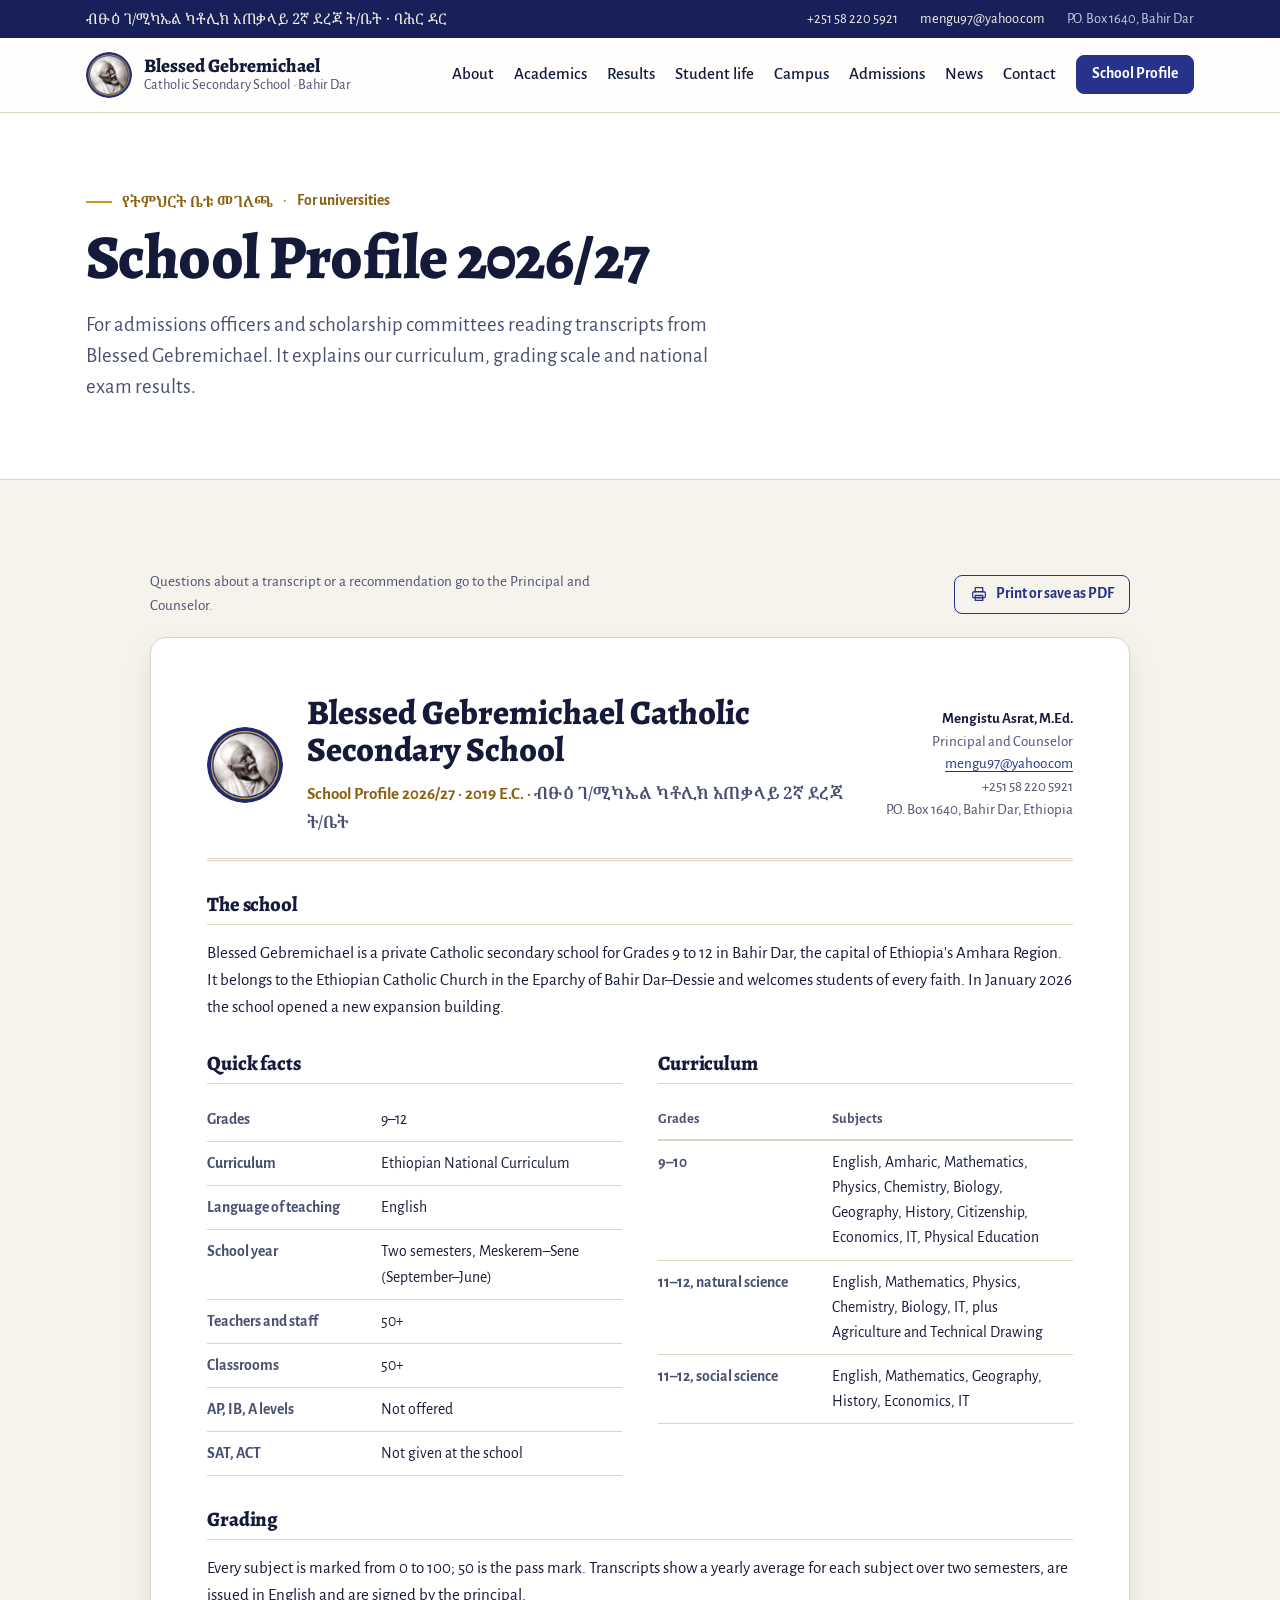
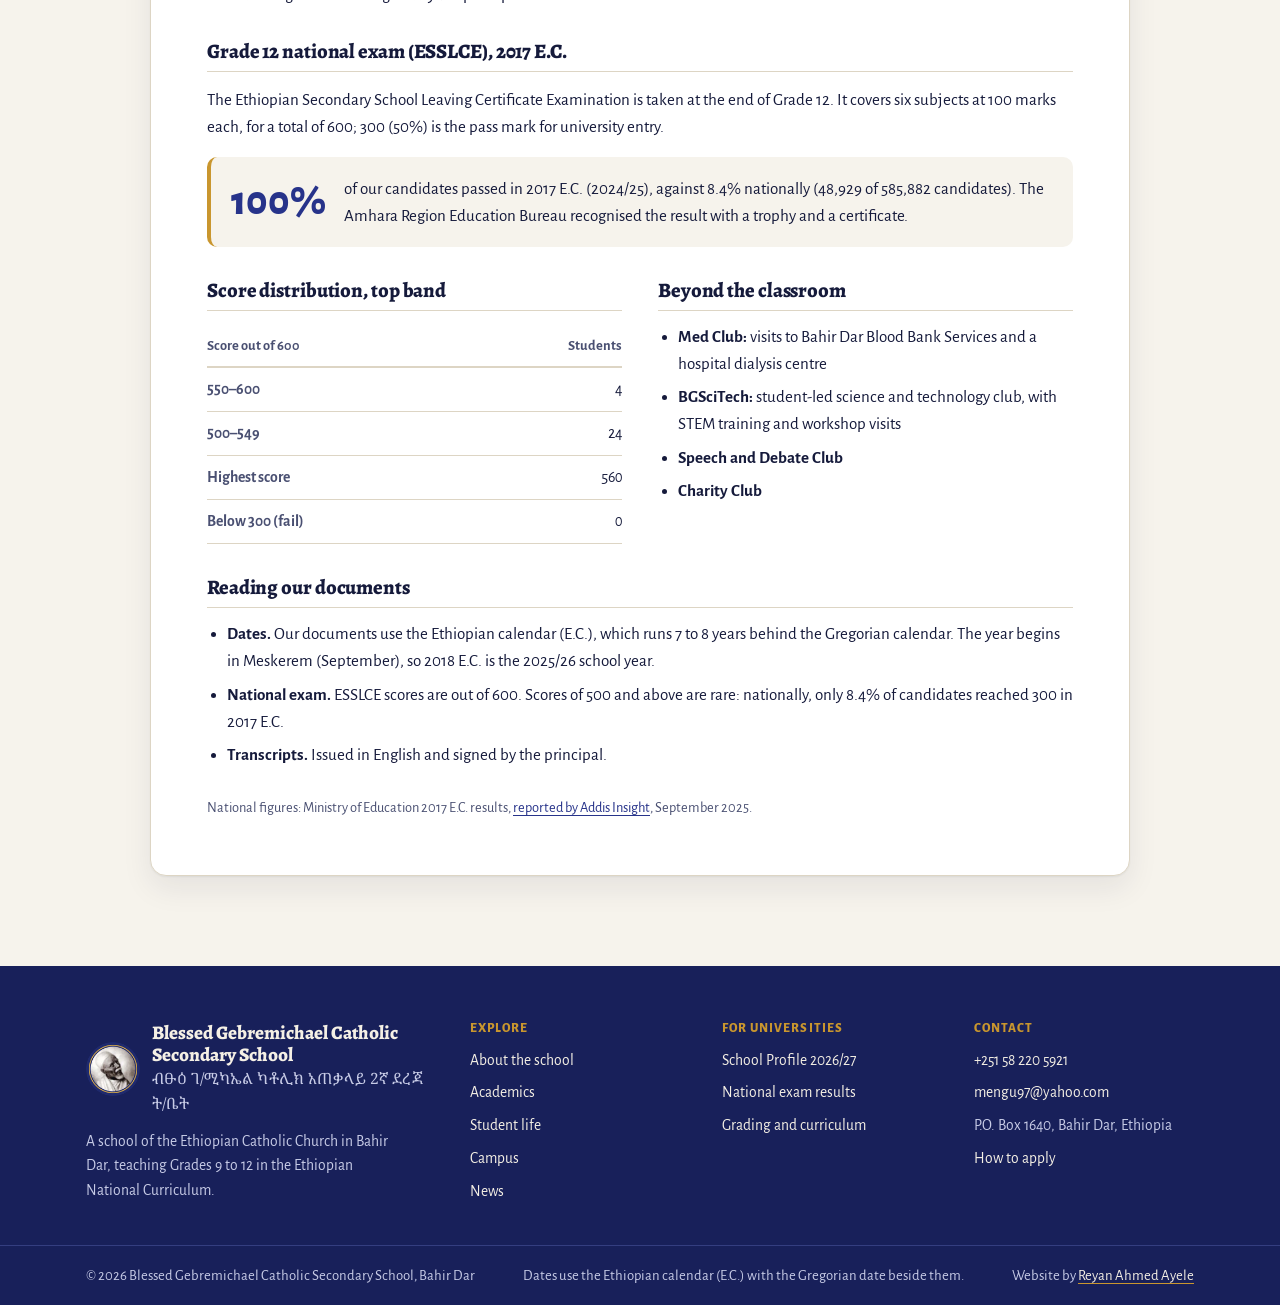
<file: profile.html>
<!DOCTYPE html>
<html lang="en">
<head>
<meta charset="utf-8">
<meta name="viewport" content="width=device-width, initial-scale=1">
<title>School Profile 2026/27 · Blessed Gebremichael Catholic Secondary School</title>
<meta name="description" content="School Profile for university admissions officers: curriculum, grading scale and national exam results.">
<meta name="theme-color" content="#18205a">
<meta property="og:type" content="website">
<meta property="og:title" content="School Profile 2026/27 · Blessed Gebremichael Catholic Secondary School">
<meta property="og:description" content="School Profile for university admissions officers: curriculum, grading scale and national exam results.">
<meta name="author" content="Reyan Ahmed Ayele">
<link rel="author" href="humans.txt">
<link rel="icon" type="image/png" href="assets/img/favicon-192.png">
<link rel="apple-touch-icon" href="assets/img/favicon-192.png">
<link rel="preconnect" href="https://fonts.googleapis.com">
<link rel="preconnect" href="https://fonts.gstatic.com" crossorigin>
<link rel="stylesheet" href="https://fonts.googleapis.com/css2?family=Alegreya:ital,wght@0,500;0,700;0,800;1,700&family=Alegreya+Sans:wght@400;500;700;800&family=Noto+Serif+Ethiopic:wght@500;600;700&display=swap">
<link rel="stylesheet" href="css/styles.css">
</head>
<body>
<svg width="0" height="0" style="position:absolute" aria-hidden="true" focusable="false">
  <defs>
    <symbol id="i-award" viewBox="0 0 24 24"><path d="M8 3.5h8v5.2a4 4 0 0 1-8 0V3.5z"/><path d="M8 5.5H5.2a2.3 2.3 0 0 0 2.6 4.4"/><path d="M16 5.5h2.8a2.3 2.3 0 0 1-2.6 4.4"/><path d="M12 12.7v3.6"/><path d="M9.3 16.3h5.4l.8 4.2H8.5z"/></symbol>
    <symbol id="i-users" viewBox="0 0 24 24"><circle cx="9" cy="8" r="3.2"/><path d="M3 19.5c.6-3.3 3.1-5.3 6-5.3s5.4 2 6 5.3"/><circle cx="17.2" cy="9.2" r="2.5"/><path d="M15.8 14c2.6-.3 4.6 1.4 5.2 4.4"/></symbol>
    <symbol id="i-board" viewBox="0 0 24 24"><rect x="3" y="4" width="18" height="12" rx="1.5"/><path d="M7.5 20l2-4M16.5 20l-2-4"/><path d="M7 8.5h6M7 11.5h4"/></symbol>
    <symbol id="i-target" viewBox="0 0 24 24"><circle cx="12" cy="12" r="8.5"/><circle cx="12" cy="12" r="4.5"/><path d="M12 12l6-6M15.5 5.5H18.5V8.5"/></symbol>
    <symbol id="i-cap" viewBox="0 0 24 24"><path d="M2.5 9.5L12 5l9.5 4.5L12 14 2.5 9.5z"/><path d="M6.5 11.7v4.1c0 1.4 2.5 2.7 5.5 2.7s5.5-1.3 5.5-2.7v-4.1"/><path d="M21.5 9.5v5"/></symbol>
    <symbol id="i-layers" viewBox="0 0 24 24"><path d="M12 3.5l9 4.8-9 4.8-9-4.8 9-4.8z"/><path d="M3 12.6l9 4.8 9-4.8"/><path d="M3 16.8l9 4.8 9-4.8"/></symbol>
    <symbol id="i-book" viewBox="0 0 24 24"><path d="M12 6.5C10 5 7.5 4.5 3.5 4.5v13c4 0 6.5.5 8.5 2 2-1.5 4.5-2 8.5-2v-13c-4 0-6.5.5-8.5 2z"/><path d="M12 6.5v13"/></symbol>
    <symbol id="i-cross" viewBox="0 0 24 24"><path d="M12 3v18M7 8.5h10"/></symbol>
    <symbol id="i-flask" viewBox="0 0 24 24"><path d="M9 3.5h6M10 3.5v6l-5 8.8A2 2 0 0 0 6.8 21h10.4a2 2 0 0 0 1.8-2.7l-5-8.8v-6"/><path d="M7.6 15h8.8"/></symbol>
    <symbol id="i-pulse" viewBox="0 0 24 24"><path d="M2.5 12.5h4l2.2-5 4.3 10 2.3-5h6.2"/></symbol>
    <symbol id="i-chip" viewBox="0 0 24 24"><rect x="6" y="6" width="12" height="12" rx="2"/><rect x="9.5" y="9.5" width="5" height="5" rx="1"/><path d="M9.5 2.5v3M14.5 2.5v3M9.5 18.5v3M14.5 18.5v3M2.5 9.5h3M2.5 14.5h3M18.5 9.5h3M18.5 14.5h3"/></symbol>
    <symbol id="i-mic" viewBox="0 0 24 24"><rect x="9" y="3" width="6" height="11" rx="3"/><path d="M5.5 11a6.5 6.5 0 0 0 13 0"/><path d="M12 17.5V21M8.5 21h7"/></symbol>
    <symbol id="i-heart" viewBox="0 0 24 24"><path d="M12 20s-7.5-4.6-7.5-10.2A4.3 4.3 0 0 1 12 7.3a4.3 4.3 0 0 1 7.5 2.5C19.5 15.4 12 20 12 20z"/></symbol>
    <symbol id="i-calendar" viewBox="0 0 24 24"><rect x="3.5" y="5" width="17" height="15.5" rx="2"/><path d="M3.5 10h17M8 3v4M16 3v4"/></symbol>
    <symbol id="i-pin" viewBox="0 0 24 24"><path d="M12 21s-6.5-6.2-6.5-11.2a6.5 6.5 0 0 1 13 0C18.5 14.8 12 21 12 21z"/><circle cx="12" cy="9.8" r="2.4"/></symbol>
    <symbol id="i-phone" viewBox="0 0 24 24"><path d="M6.6 3.5h2.6l1.4 4-2 1.3a12 12 0 0 0 6.6 6.6l1.3-2 4 1.4v2.6a2 2 0 0 1-2.2 2A16.5 16.5 0 0 1 4.6 5.7a2 2 0 0 1 2-2.2z"/></symbol>
    <symbol id="i-mail" viewBox="0 0 24 24"><rect x="3" y="5.5" width="18" height="13" rx="2"/><path d="M3.5 7l8.5 6 8.5-6"/></symbol>
    <symbol id="i-mailbox" viewBox="0 0 24 24"><path d="M7.5 7h9a4.5 4.5 0 0 1 4.5 4.5V18H3v-6.5A4.5 4.5 0 0 1 7.5 7z"/><path d="M12 18v-6.5A4.5 4.5 0 0 0 7.5 7"/><path d="M15 11h3M9 18v3"/></symbol>
    <symbol id="i-building" viewBox="0 0 24 24"><path d="M4 20V8.5l8-4.5 8 4.5V20"/><path d="M2.5 20h19"/><path d="M9.5 20v-4.5h5V20"/><path d="M8 10.5h.01M12 10.5h.01M16 10.5h.01M8 13.5h.01M16 13.5h.01"/></symbol>
    <symbol id="i-field" viewBox="0 0 24 24"><rect x="3" y="5.5" width="18" height="13" rx="1.5"/><path d="M12 5.5v13"/><circle cx="12" cy="12" r="2.6"/><path d="M3 9.5h2.5v5H3M21 9.5h-2.5v5H21"/></symbol>
    <symbol id="i-leaf" viewBox="0 0 24 24"><path d="M5 19c0-8 5-13 14-14 0 9-5 14-14 14z"/><path d="M5 19l7.5-7.5"/></symbol>
    <symbol id="i-arrow" viewBox="0 0 24 24"><path d="M5 12h14M13 6l6 6-6 6"/></symbol>
    <symbol id="i-menu" viewBox="0 0 24 24"><path d="M4 7h16M4 12h16M4 17h16"/></symbol>
    <symbol id="i-close" viewBox="0 0 24 24"><path d="M6 6l12 12M18 6L6 18"/></symbol>
    <symbol id="i-print" viewBox="0 0 24 24"><path d="M7 9V3.5h10V9"/><rect x="3.5" y="9" width="17" height="8" rx="2"/><path d="M7 14h10v6.5H7z"/></symbol>
    <symbol id="i-globe" viewBox="0 0 24 24"><circle cx="12" cy="12" r="9"/><path d="M3 12h18M12 3c2.5 2.6 3.8 5.6 3.8 9s-1.3 6.4-3.8 9c-2.5-2.6-3.8-5.6-3.8-9S9.5 5.6 12 3z"/></symbol>
    <symbol id="i-chat" viewBox="0 0 24 24"><path d="M4 5h16v10.5H10L5 19.5v-4H4z"/></symbol>
    <symbol id="i-check" viewBox="0 0 24 24"><circle cx="12" cy="12" r="9"/><path d="M8 12.3l2.8 2.8L16.2 9.5"/></symbol>
    <symbol id="i-doc" viewBox="0 0 24 24"><path d="M6.5 3h7.5l4 4v14H6.5z"/><path d="M14 3v4h4"/><path d="M9.5 12h6M9.5 15.5h6"/></symbol>
    <symbol id="i-sigma" viewBox="0 0 24 24"><path d="M17.5 5H6.5l6 7-6 7h11"/></symbol>
    <symbol id="i-atom" viewBox="0 0 24 24"><circle cx="12" cy="12" r="1.4"/><ellipse cx="12" cy="12" rx="9.5" ry="3.8"/><ellipse cx="12" cy="12" rx="9.5" ry="3.8" transform="rotate(60 12 12)"/><ellipse cx="12" cy="12" rx="9.5" ry="3.8" transform="rotate(120 12 12)"/></symbol>
    <symbol id="i-cell" viewBox="0 0 24 24"><path d="M12 3.5c5 0 8.5 3.6 8.5 8.5S17 20.5 12 20.5 3.5 17 3.5 12 7 3.5 12 3.5z"/><circle cx="10" cy="10.5" r="2.7"/><path d="M15.5 15.5h.01M15.7 9h.01M9 16h.01"/></symbol>
    <symbol id="i-code" viewBox="0 0 24 24"><path d="M8.5 7L3.5 12l5 5M15.5 7l5 5-5 5M13.5 5l-3 14"/></symbol>
    <symbol id="i-geez" viewBox="0 0 24 24"><rect x="3.5" y="3.5" width="17" height="17" rx="3"/><text x="12" y="17" text-anchor="middle" font-size="12.5" font-family="Noto Serif Ethiopic, Nyala, serif" fill="currentColor" stroke="none">ሀ</text></symbol>
    <symbol id="i-latin" viewBox="0 0 24 24"><rect x="3.5" y="3.5" width="17" height="17" rx="3"/><text x="12" y="16.3" text-anchor="middle" font-size="10" font-weight="700" font-family="Alegreya Sans, sans-serif" fill="currentColor" stroke="none">Aa</text></symbol>
    <symbol id="i-grid" viewBox="0 0 24 24"><rect x="4" y="4" width="7" height="7" rx="1.5"/><rect x="13" y="4" width="7" height="7" rx="1.5"/><rect x="4" y="13" width="7" height="7" rx="1.5"/><rect x="13" y="13" width="7" height="7" rx="1.5"/></symbol>
    <symbol id="i-sun" viewBox="0 0 24 24"><circle cx="12" cy="12" r="4"/><path d="M12 2.5v2.5M12 19v2.5M2.5 12H5M19 12h2.5M5.3 5.3l1.8 1.8M16.9 16.9l1.8 1.8M5.3 18.7l1.8-1.8M16.9 7.1l1.8-1.8"/></symbol>
  </defs>
</svg>
<a class="skip-link" href="#main">Skip to content</a>

<div class="topbar">
  <div class="wrap">
    <p class="topbar-am" lang="am">ብፁዕ <span class="nw">ገ/ሚካኤል</span> ካቶሊክ አጠቃላይ 2ኛ ደረጃ <span class="nw">ት/ቤት</span> · <span class="nw">ባሕር ዳር</span></p>
    <ul class="topbar-contacts">
      <li><a href="tel:+251582205921">+251 58 220 5921</a></li>
      <li><a href="mailto:mengu97@yahoo.com">mengu97@yahoo.com</a></li>
      <li>P.O. Box 1640, Bahir Dar</li>
    </ul>
  </div>
</div>

<header class="site-head">
  <div class="wrap head-row">
    <a class="brand" href="index.html">
      <img src="assets/img/favicon-192.png" alt="" width="46" height="46">
      <span>
        <span class="brand-name">Blessed Gebremichael</span>
        <span class="brand-sub">Catholic Secondary School · Bahir Dar</span>
      </span>
    </a>
    <button class="menu-btn" type="button" aria-expanded="false" aria-controls="site-nav">
      <svg class="icon when-closed" aria-hidden="true"><use href="#i-menu"/></svg>
      <svg class="icon when-open" aria-hidden="true"><use href="#i-close"/></svg>
      <span>Menu</span>
    </button>
    <nav class="site-nav" id="site-nav" aria-label="Main">
      <a href="about.html">About</a>
      <a href="academics.html">Academics</a>
      <a href="results.html">Results</a>
      <a href="student-life.html">Student life</a>
      <a href="campus.html">Campus</a>
      <a href="admissions.html">Admissions</a>
      <a href="news.html">News</a>
      <a href="contact.html">Contact</a>
      <a class="btn btn-small" href="profile.html" aria-current="page">School Profile</a>
    </nav>
  </div>
</header>

<main id="main" tabindex="-1">
<div class="page" data-page="profile">
  <header class="page-head plain profile-intro">
    <div class="wrap page-head-grid">
      <div class="page-head-text">
        <p class="eyebrow"><span lang="am">የትምህርት ቤቱ መገለጫ</span><span>For universities</span></p>
        <h1 tabindex="-1">School Profile 2026/27</h1>
        <p class="lead">For admissions officers and scholarship committees reading transcripts from Blessed Gebremichael. It explains our curriculum, grading scale and national exam results.</p>
      </div>
    </div>
  </header>

  <section class="section">
    <div class="wrap">
      <div class="sheet-actions">
        <p>Questions about a transcript or a recommendation go to the Principal and Counselor.</p>
        <button class="btn quiet btn-small" id="print-profile" type="button" hidden><svg class="icon" aria-hidden="true"><use href="#i-print"/></svg>Print or save as PDF</button>
      </div>

      <article class="sheet" aria-labelledby="sheet-title">
        <div class="sheet-head">
          <img src="assets/img/favicon-192.png" alt="" width="76" height="76">
          <div>
            <p class="sheet-title" id="sheet-title">Blessed Gebremichael Catholic Secondary School</p>
            <p class="sheet-sub">School Profile 2026/27 · 2019&nbsp;E.C. · <span lang="am">ብፁዕ <span class="nw">ገ/ሚካኤል</span> ካቶሊክ አጠቃላይ 2ኛ ደረጃ <span class="nw">ት/ቤት</span></span></p>
          </div>
          <div class="sheet-contact">
            <b>Mengistu Asrat, M.Ed.</b><br>
            Principal and Counselor<br>
            <a href="mailto:mengu97@yahoo.com">mengu97@yahoo.com</a><br>
            +251 58 220 5921<br>
            P.O. Box 1640, Bahir Dar, Ethiopia
          </div>
        </div>

        <h2>The school</h2>
        <p>Blessed Gebremichael is a private Catholic secondary school for Grades 9 to 12 in Bahir Dar, the capital of Ethiopia's Amhara Region. It belongs to the Ethiopian Catholic Church in the Eparchy of Bahir Dar–Dessie and welcomes students of every faith. In January 2026 the school opened a new expansion building.</p>

        <div class="sheet-cols">
          <div class="sheet-block">
            <h2>Quick facts</h2>
            <table>
              <tbody>
                <tr><th scope="row">Grades</th><td>9–12</td></tr>
                <tr><th scope="row">Curriculum</th><td>Ethiopian National Curriculum</td></tr>
                <tr><th scope="row">Language of teaching</th><td>English</td></tr>
                <tr><th scope="row">School year</th><td>Two semesters, Meskerem–Sene (September–June)</td></tr>
                <tr><th scope="row">Teachers and staff</th><td>50+</td></tr>
                <tr><th scope="row">Classrooms</th><td>50+</td></tr>
                <tr><th scope="row">AP, IB, A levels</th><td>Not offered</td></tr>
                <tr><th scope="row">SAT, ACT</th><td>Not given at the school</td></tr>
              </tbody>
            </table>
          </div>
          <div class="sheet-block">
            <h2>Curriculum</h2>
            <table>
              <thead><tr><th scope="col">Grades</th><th scope="col">Subjects</th></tr></thead>
              <tbody>
                <tr><th scope="row">9–10</th><td>English, Amharic, Mathematics, Physics, Chemistry, Biology, Geography, History, Citizenship, Economics, IT, Physical Education</td></tr>
                <tr><th scope="row">11–12, natural science</th><td>English, Mathematics, Physics, Chemistry, Biology, IT, plus Agriculture and Technical Drawing</td></tr>
                <tr><th scope="row">11–12, social science</th><td>English, Mathematics, Geography, History, Economics, IT</td></tr>
              </tbody>
            </table>
          </div>
        </div>

        <div class="sheet-block">
          <h2>Grading</h2>
          <p>Every subject is marked from 0 to 100; 50 is the pass mark. Transcripts show a yearly average for each subject over two semesters, are issued in English and are signed by the principal.</p>
        </div>

        <div class="sheet-block">
          <h2>Grade 12 national exam (ESSLCE), 2017&nbsp;E.C.</h2>
          <p>The Ethiopian Secondary School Leaving Certificate Examination is taken at the end of Grade 12. It covers six subjects at 100 marks each, for a total of 600; 300 (50%) is the pass mark for university entry.</p>
          <div class="callout">
            <b class="big">100%</b>
            <p>of our candidates passed in 2017&nbsp;E.C. (2024/25), against 8.4% nationally (48,929 of 585,882 candidates). The Amhara Region Education Bureau recognised the result with a trophy and a certificate.</p>
          </div>
        </div>

        <div class="sheet-cols">
          <div class="sheet-block">
            <h2>Score distribution, top band</h2>
            <table>
              <thead><tr><th scope="col">Score out of 600</th><th scope="col" class="num">Students</th></tr></thead>
              <tbody>
                <tr><th scope="row">550–600</th><td class="num">4</td></tr>
                <tr><th scope="row">500–549</th><td class="num">24</td></tr>
                <tr><th scope="row">Highest score</th><td class="num">560</td></tr>
                <tr><th scope="row">Below 300 (fail)</th><td class="num">0</td></tr>
              </tbody>
            </table>
          </div>
          <div class="sheet-block">
            <h2>Beyond the classroom</h2>
            <ul>
              <li><b>Med Club:</b> visits to Bahir Dar Blood Bank Services and a hospital dialysis centre</li>
              <li><b>BGSciTech:</b> student-led science and technology club, with STEM training and workshop visits</li>
              <li><b>Speech and Debate Club</b></li>
              <li><b>Charity Club</b></li>
            </ul>
          </div>
        </div>

        <div class="sheet-block">
          <h2>Reading our documents</h2>
          <ul>
            <li><b>Dates.</b> Our documents use the Ethiopian calendar (E.C.), which runs 7 to 8 years behind the Gregorian calendar. The year begins in Meskerem (September), so 2018&nbsp;E.C. is the 2025/26 school year.</li>
            <li><b>National exam.</b> ESSLCE scores are out of 600. Scores of 500 and above are rare: nationally, only 8.4% of candidates reached 300 in 2017&nbsp;E.C.</li>
            <li><b>Transcripts.</b> Issued in English and signed by the principal.</li>
          </ul>
        </div>

        <p class="sources">National figures: Ministry of Education 2017&nbsp;E.C. results, <a href="https://www.addisinsight.net/2025/09/14/only-8-4-of-ethiopian-grade-12-students-passed-2017-exam/">reported by Addis Insight</a>, September 2025.</p>
      </article>
    </div>
  </section>
</div>
</main>

<footer class="site-foot">
  <div class="wrap foot-grid">
    <div class="foot-brand">
      <div class="row">
        <img src="assets/img/favicon-192.png" alt="" width="54" height="54">
        <div>
          <p class="foot-name">Blessed Gebremichael Catholic Secondary School</p>
          <p lang="am">ብፁዕ <span class="nw">ገ/ሚካኤል</span> ካቶሊክ አጠቃላይ 2ኛ ደረጃ <span class="nw">ት/ቤት</span></p>
        </div>
      </div>
      <p>A school of the Ethiopian Catholic Church in Bahir Dar, teaching Grades 9 to 12 in the Ethiopian National Curriculum.</p>
    </div>
    <div>
      <h2>Explore</h2>
      <ul>
        <li><a href="about.html">About the school</a></li>
        <li><a href="academics.html">Academics</a></li>
        <li><a href="student-life.html">Student life</a></li>
        <li><a href="campus.html">Campus</a></li>
        <li><a href="news.html">News</a></li>
      </ul>
    </div>
    <div>
      <h2>For universities</h2>
      <ul>
        <li><a href="profile.html">School Profile 2026/27</a></li>
        <li><a href="results.html">National exam results</a></li>
        <li><a href="academics.html">Grading and curriculum</a></li>
      </ul>
    </div>
    <div>
      <h2>Contact</h2>
      <ul>
        <li><a href="tel:+251582205921">+251 58 220 5921</a></li>
        <li><a href="mailto:mengu97@yahoo.com">mengu97@yahoo.com</a></li>
        <li>P.O. Box 1640, Bahir Dar, Ethiopia</li>
        <li><a href="admissions.html">How to apply</a></li>
      </ul>
    </div>
  </div>
  <div class="foot-bottom">
    <div class="wrap">
      <p>&copy; 2026 Blessed Gebremichael Catholic Secondary School, Bahir Dar</p>
      <p>Dates use the Ethiopian calendar (E.C.) with the Gregorian date beside them.</p>
      <p class="foot-credit">Website by <a href="credits.html">Reyan Ahmed Ayele</a></p>
    </div>
  </div>
</footer>

<script src="js/main.js" defer></script>
</body>
</html>
</file>
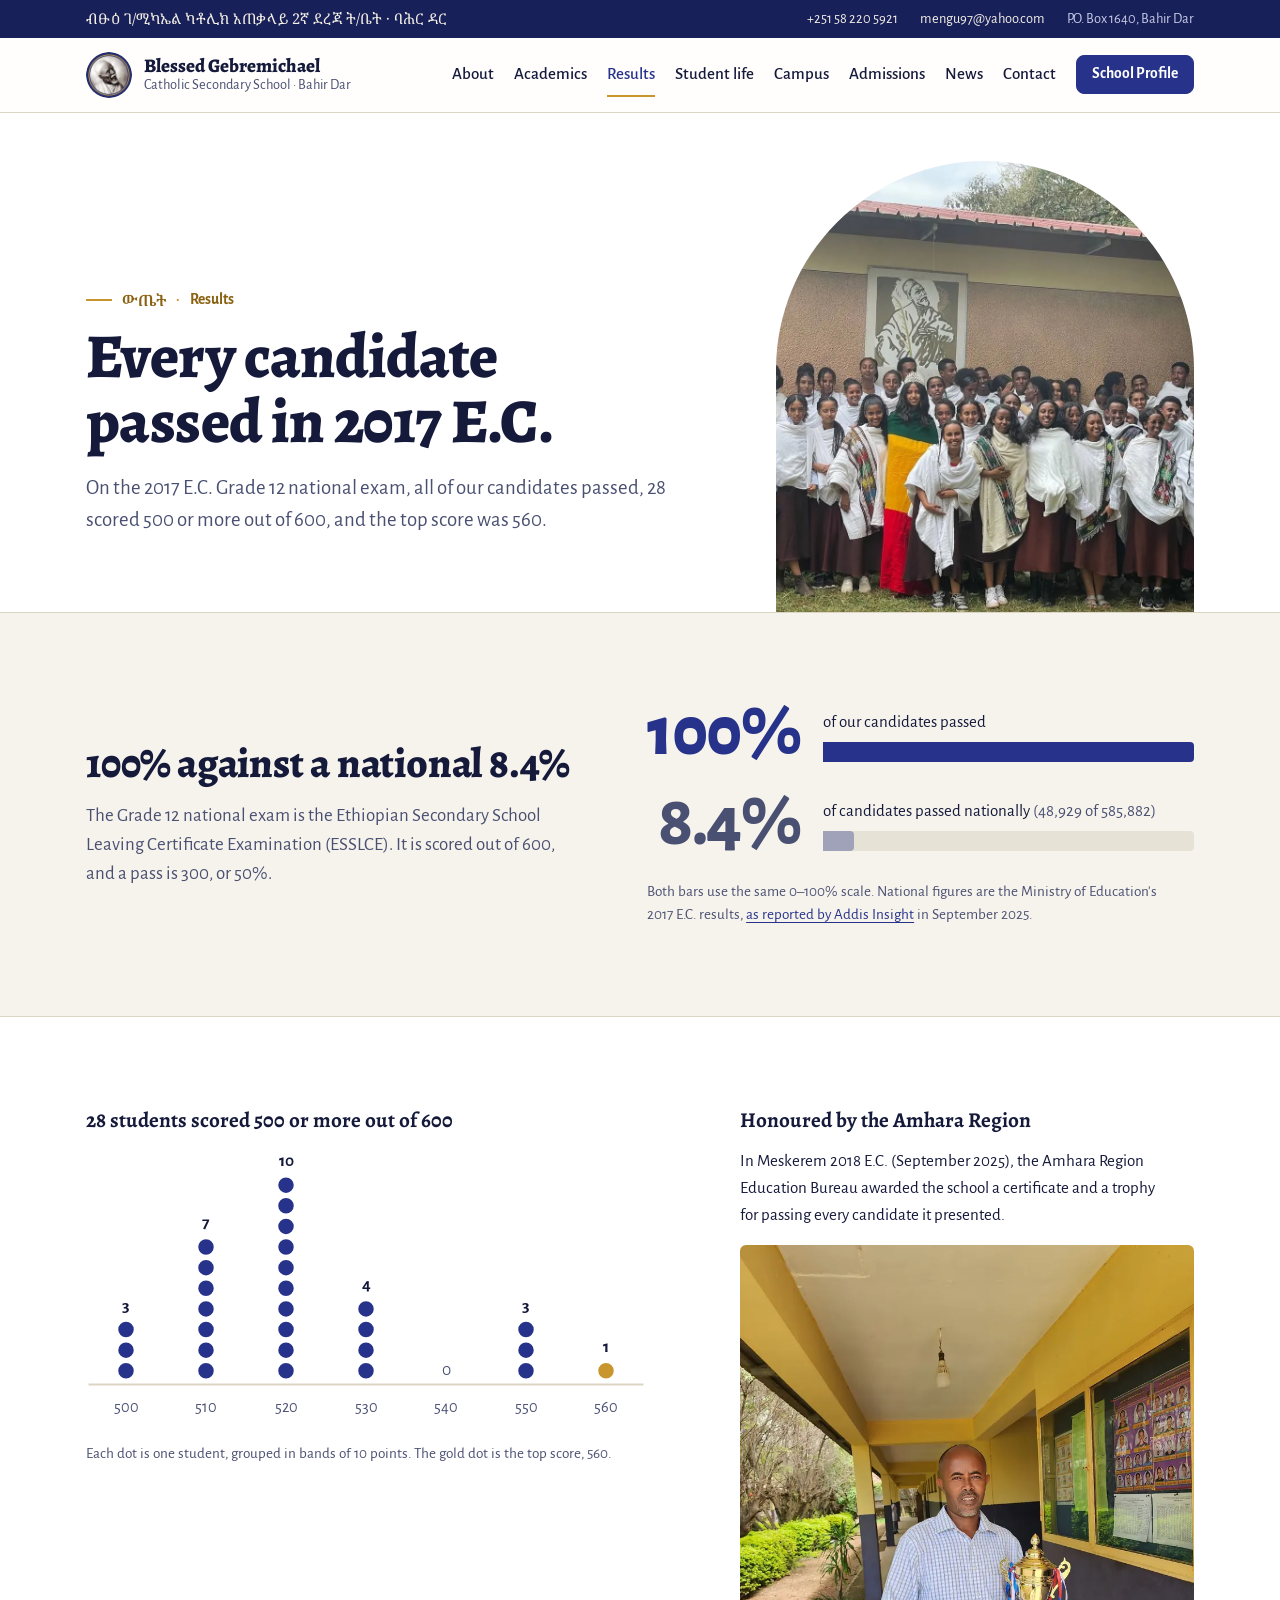
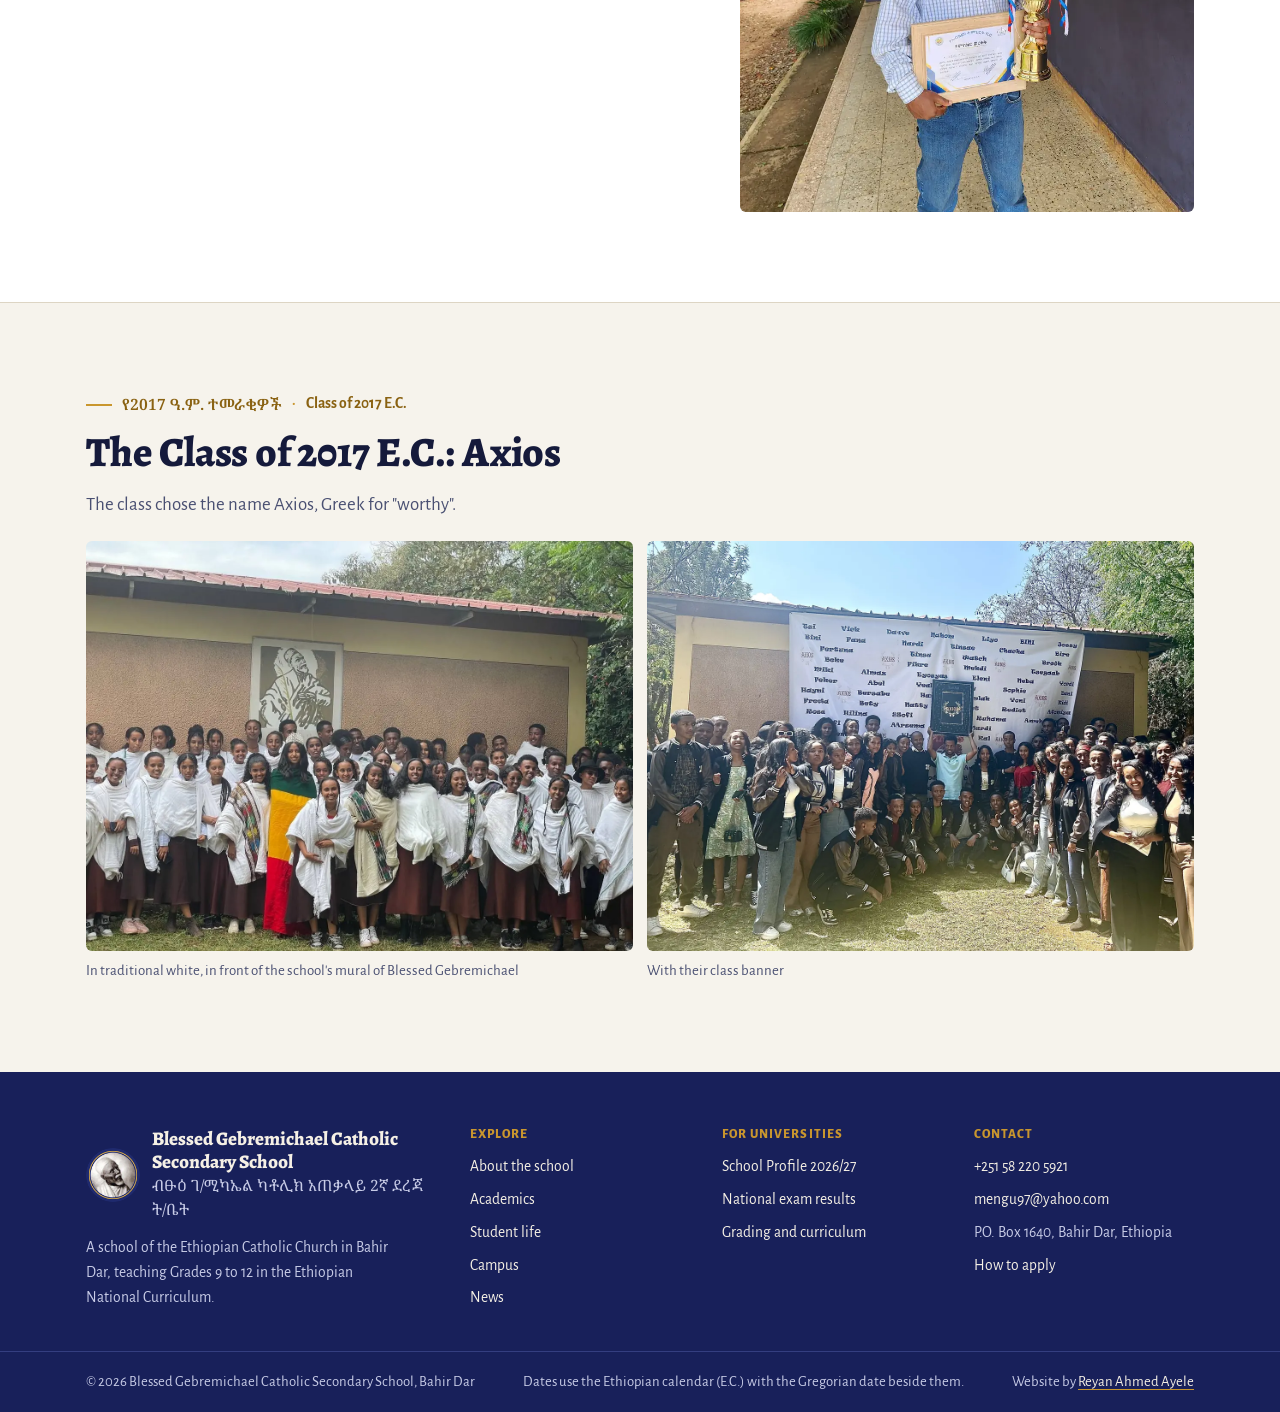
<file: results.html>
<!DOCTYPE html>
<html lang="en">
<head>
<meta charset="utf-8">
<meta name="viewport" content="width=device-width, initial-scale=1">
<title>Results · Blessed Gebremichael Catholic Secondary School</title>
<meta name="description" content="Every candidate passed the 2017 E.C. Grade 12 national exam; 28 students scored 500 or more out of 600.">
<meta name="theme-color" content="#18205a">
<meta property="og:type" content="website">
<meta property="og:title" content="Results · Blessed Gebremichael Catholic Secondary School">
<meta property="og:description" content="Every candidate passed the 2017 E.C. Grade 12 national exam; 28 students scored 500 or more out of 600.">
<meta name="author" content="Reyan Ahmed Ayele">
<link rel="author" href="humans.txt">
<link rel="icon" type="image/png" href="assets/img/favicon-192.png">
<link rel="apple-touch-icon" href="assets/img/favicon-192.png">
<link rel="preconnect" href="https://fonts.googleapis.com">
<link rel="preconnect" href="https://fonts.gstatic.com" crossorigin>
<link rel="stylesheet" href="https://fonts.googleapis.com/css2?family=Alegreya:ital,wght@0,500;0,700;0,800;1,700&family=Alegreya+Sans:wght@400;500;700;800&family=Noto+Serif+Ethiopic:wght@500;600;700&display=swap">
<link rel="stylesheet" href="css/styles.css">
</head>
<body>
<svg width="0" height="0" style="position:absolute" aria-hidden="true" focusable="false">
  <defs>
    <symbol id="i-award" viewBox="0 0 24 24"><path d="M8 3.5h8v5.2a4 4 0 0 1-8 0V3.5z"/><path d="M8 5.5H5.2a2.3 2.3 0 0 0 2.6 4.4"/><path d="M16 5.5h2.8a2.3 2.3 0 0 1-2.6 4.4"/><path d="M12 12.7v3.6"/><path d="M9.3 16.3h5.4l.8 4.2H8.5z"/></symbol>
    <symbol id="i-users" viewBox="0 0 24 24"><circle cx="9" cy="8" r="3.2"/><path d="M3 19.5c.6-3.3 3.1-5.3 6-5.3s5.4 2 6 5.3"/><circle cx="17.2" cy="9.2" r="2.5"/><path d="M15.8 14c2.6-.3 4.6 1.4 5.2 4.4"/></symbol>
    <symbol id="i-board" viewBox="0 0 24 24"><rect x="3" y="4" width="18" height="12" rx="1.5"/><path d="M7.5 20l2-4M16.5 20l-2-4"/><path d="M7 8.5h6M7 11.5h4"/></symbol>
    <symbol id="i-target" viewBox="0 0 24 24"><circle cx="12" cy="12" r="8.5"/><circle cx="12" cy="12" r="4.5"/><path d="M12 12l6-6M15.5 5.5H18.5V8.5"/></symbol>
    <symbol id="i-cap" viewBox="0 0 24 24"><path d="M2.5 9.5L12 5l9.5 4.5L12 14 2.5 9.5z"/><path d="M6.5 11.7v4.1c0 1.4 2.5 2.7 5.5 2.7s5.5-1.3 5.5-2.7v-4.1"/><path d="M21.5 9.5v5"/></symbol>
    <symbol id="i-layers" viewBox="0 0 24 24"><path d="M12 3.5l9 4.8-9 4.8-9-4.8 9-4.8z"/><path d="M3 12.6l9 4.8 9-4.8"/><path d="M3 16.8l9 4.8 9-4.8"/></symbol>
    <symbol id="i-book" viewBox="0 0 24 24"><path d="M12 6.5C10 5 7.5 4.5 3.5 4.5v13c4 0 6.5.5 8.5 2 2-1.5 4.5-2 8.5-2v-13c-4 0-6.5.5-8.5 2z"/><path d="M12 6.5v13"/></symbol>
    <symbol id="i-cross" viewBox="0 0 24 24"><path d="M12 3v18M7 8.5h10"/></symbol>
    <symbol id="i-flask" viewBox="0 0 24 24"><path d="M9 3.5h6M10 3.5v6l-5 8.8A2 2 0 0 0 6.8 21h10.4a2 2 0 0 0 1.8-2.7l-5-8.8v-6"/><path d="M7.6 15h8.8"/></symbol>
    <symbol id="i-pulse" viewBox="0 0 24 24"><path d="M2.5 12.5h4l2.2-5 4.3 10 2.3-5h6.2"/></symbol>
    <symbol id="i-chip" viewBox="0 0 24 24"><rect x="6" y="6" width="12" height="12" rx="2"/><rect x="9.5" y="9.5" width="5" height="5" rx="1"/><path d="M9.5 2.5v3M14.5 2.5v3M9.5 18.5v3M14.5 18.5v3M2.5 9.5h3M2.5 14.5h3M18.5 9.5h3M18.5 14.5h3"/></symbol>
    <symbol id="i-mic" viewBox="0 0 24 24"><rect x="9" y="3" width="6" height="11" rx="3"/><path d="M5.5 11a6.5 6.5 0 0 0 13 0"/><path d="M12 17.5V21M8.5 21h7"/></symbol>
    <symbol id="i-heart" viewBox="0 0 24 24"><path d="M12 20s-7.5-4.6-7.5-10.2A4.3 4.3 0 0 1 12 7.3a4.3 4.3 0 0 1 7.5 2.5C19.5 15.4 12 20 12 20z"/></symbol>
    <symbol id="i-calendar" viewBox="0 0 24 24"><rect x="3.5" y="5" width="17" height="15.5" rx="2"/><path d="M3.5 10h17M8 3v4M16 3v4"/></symbol>
    <symbol id="i-pin" viewBox="0 0 24 24"><path d="M12 21s-6.5-6.2-6.5-11.2a6.5 6.5 0 0 1 13 0C18.5 14.8 12 21 12 21z"/><circle cx="12" cy="9.8" r="2.4"/></symbol>
    <symbol id="i-phone" viewBox="0 0 24 24"><path d="M6.6 3.5h2.6l1.4 4-2 1.3a12 12 0 0 0 6.6 6.6l1.3-2 4 1.4v2.6a2 2 0 0 1-2.2 2A16.5 16.5 0 0 1 4.6 5.7a2 2 0 0 1 2-2.2z"/></symbol>
    <symbol id="i-mail" viewBox="0 0 24 24"><rect x="3" y="5.5" width="18" height="13" rx="2"/><path d="M3.5 7l8.5 6 8.5-6"/></symbol>
    <symbol id="i-mailbox" viewBox="0 0 24 24"><path d="M7.5 7h9a4.5 4.5 0 0 1 4.5 4.5V18H3v-6.5A4.5 4.5 0 0 1 7.5 7z"/><path d="M12 18v-6.5A4.5 4.5 0 0 0 7.5 7"/><path d="M15 11h3M9 18v3"/></symbol>
    <symbol id="i-building" viewBox="0 0 24 24"><path d="M4 20V8.5l8-4.5 8 4.5V20"/><path d="M2.5 20h19"/><path d="M9.5 20v-4.5h5V20"/><path d="M8 10.5h.01M12 10.5h.01M16 10.5h.01M8 13.5h.01M16 13.5h.01"/></symbol>
    <symbol id="i-field" viewBox="0 0 24 24"><rect x="3" y="5.5" width="18" height="13" rx="1.5"/><path d="M12 5.5v13"/><circle cx="12" cy="12" r="2.6"/><path d="M3 9.5h2.5v5H3M21 9.5h-2.5v5H21"/></symbol>
    <symbol id="i-leaf" viewBox="0 0 24 24"><path d="M5 19c0-8 5-13 14-14 0 9-5 14-14 14z"/><path d="M5 19l7.5-7.5"/></symbol>
    <symbol id="i-arrow" viewBox="0 0 24 24"><path d="M5 12h14M13 6l6 6-6 6"/></symbol>
    <symbol id="i-menu" viewBox="0 0 24 24"><path d="M4 7h16M4 12h16M4 17h16"/></symbol>
    <symbol id="i-close" viewBox="0 0 24 24"><path d="M6 6l12 12M18 6L6 18"/></symbol>
    <symbol id="i-print" viewBox="0 0 24 24"><path d="M7 9V3.5h10V9"/><rect x="3.5" y="9" width="17" height="8" rx="2"/><path d="M7 14h10v6.5H7z"/></symbol>
    <symbol id="i-globe" viewBox="0 0 24 24"><circle cx="12" cy="12" r="9"/><path d="M3 12h18M12 3c2.5 2.6 3.8 5.6 3.8 9s-1.3 6.4-3.8 9c-2.5-2.6-3.8-5.6-3.8-9S9.5 5.6 12 3z"/></symbol>
    <symbol id="i-chat" viewBox="0 0 24 24"><path d="M4 5h16v10.5H10L5 19.5v-4H4z"/></symbol>
    <symbol id="i-check" viewBox="0 0 24 24"><circle cx="12" cy="12" r="9"/><path d="M8 12.3l2.8 2.8L16.2 9.5"/></symbol>
    <symbol id="i-doc" viewBox="0 0 24 24"><path d="M6.5 3h7.5l4 4v14H6.5z"/><path d="M14 3v4h4"/><path d="M9.5 12h6M9.5 15.5h6"/></symbol>
    <symbol id="i-sigma" viewBox="0 0 24 24"><path d="M17.5 5H6.5l6 7-6 7h11"/></symbol>
    <symbol id="i-atom" viewBox="0 0 24 24"><circle cx="12" cy="12" r="1.4"/><ellipse cx="12" cy="12" rx="9.5" ry="3.8"/><ellipse cx="12" cy="12" rx="9.5" ry="3.8" transform="rotate(60 12 12)"/><ellipse cx="12" cy="12" rx="9.5" ry="3.8" transform="rotate(120 12 12)"/></symbol>
    <symbol id="i-cell" viewBox="0 0 24 24"><path d="M12 3.5c5 0 8.5 3.6 8.5 8.5S17 20.5 12 20.5 3.5 17 3.5 12 7 3.5 12 3.5z"/><circle cx="10" cy="10.5" r="2.7"/><path d="M15.5 15.5h.01M15.7 9h.01M9 16h.01"/></symbol>
    <symbol id="i-code" viewBox="0 0 24 24"><path d="M8.5 7L3.5 12l5 5M15.5 7l5 5-5 5M13.5 5l-3 14"/></symbol>
    <symbol id="i-geez" viewBox="0 0 24 24"><rect x="3.5" y="3.5" width="17" height="17" rx="3"/><text x="12" y="17" text-anchor="middle" font-size="12.5" font-family="Noto Serif Ethiopic, Nyala, serif" fill="currentColor" stroke="none">ሀ</text></symbol>
    <symbol id="i-latin" viewBox="0 0 24 24"><rect x="3.5" y="3.5" width="17" height="17" rx="3"/><text x="12" y="16.3" text-anchor="middle" font-size="10" font-weight="700" font-family="Alegreya Sans, sans-serif" fill="currentColor" stroke="none">Aa</text></symbol>
    <symbol id="i-grid" viewBox="0 0 24 24"><rect x="4" y="4" width="7" height="7" rx="1.5"/><rect x="13" y="4" width="7" height="7" rx="1.5"/><rect x="4" y="13" width="7" height="7" rx="1.5"/><rect x="13" y="13" width="7" height="7" rx="1.5"/></symbol>
    <symbol id="i-sun" viewBox="0 0 24 24"><circle cx="12" cy="12" r="4"/><path d="M12 2.5v2.5M12 19v2.5M2.5 12H5M19 12h2.5M5.3 5.3l1.8 1.8M16.9 16.9l1.8 1.8M5.3 18.7l1.8-1.8M16.9 7.1l1.8-1.8"/></symbol>
  </defs>
</svg>
<a class="skip-link" href="#main">Skip to content</a>

<div class="topbar">
  <div class="wrap">
    <p class="topbar-am" lang="am">ብፁዕ <span class="nw">ገ/ሚካኤል</span> ካቶሊክ አጠቃላይ 2ኛ ደረጃ <span class="nw">ት/ቤት</span> · <span class="nw">ባሕር ዳር</span></p>
    <ul class="topbar-contacts">
      <li><a href="tel:+251582205921">+251 58 220 5921</a></li>
      <li><a href="mailto:mengu97@yahoo.com">mengu97@yahoo.com</a></li>
      <li>P.O. Box 1640, Bahir Dar</li>
    </ul>
  </div>
</div>

<header class="site-head">
  <div class="wrap head-row">
    <a class="brand" href="index.html">
      <img src="assets/img/favicon-192.png" alt="" width="46" height="46">
      <span>
        <span class="brand-name">Blessed Gebremichael</span>
        <span class="brand-sub">Catholic Secondary School · Bahir Dar</span>
      </span>
    </a>
    <button class="menu-btn" type="button" aria-expanded="false" aria-controls="site-nav">
      <svg class="icon when-closed" aria-hidden="true"><use href="#i-menu"/></svg>
      <svg class="icon when-open" aria-hidden="true"><use href="#i-close"/></svg>
      <span>Menu</span>
    </button>
    <nav class="site-nav" id="site-nav" aria-label="Main">
      <a href="about.html">About</a>
      <a href="academics.html">Academics</a>
      <a href="results.html" aria-current="page">Results</a>
      <a href="student-life.html">Student life</a>
      <a href="campus.html">Campus</a>
      <a href="admissions.html">Admissions</a>
      <a href="news.html">News</a>
      <a href="contact.html">Contact</a>
      <a class="btn btn-small" href="profile.html">School Profile</a>
    </nav>
  </div>
</header>

<main id="main" tabindex="-1">
<div class="page" data-page="results">
  <header class="page-head">
    <div class="wrap page-head-grid">
      <div class="page-head-text">
        <p class="eyebrow"><span lang="am">ውጤት</span><span>Results</span></p>
        <h1 tabindex="-1">Every candidate passed in 2017&nbsp;E.C.</h1>
        <p class="lead">On the 2017&nbsp;E.C. Grade 12 national exam, all of our candidates passed, 28 scored 500 or more out of 600, and the top score was 560.</p>
      </div>
      <figure class="arch-window">
        <img src="assets/img/class-2017-white.webp" width="1280" height="960" alt="The Class of 2017&nbsp;E.C. in traditional white clothes in front of a mural of Blessed Gebremichael" loading="lazy" decoding="async">
      </figure>
    </div>
  </header>

  <section class="section" aria-labelledby="res-compare">
    <div class="wrap split">
      <div>
        <h2 id="res-compare">100% against a national 8.4%</h2>
        <p class="section-lead">The Grade 12 national exam is the Ethiopian Secondary School Leaving Certificate Examination (ESSLCE). It is scored out of 600, and a pass is 300, or 50%.</p>
      </div>
      <figure class="compare" aria-label="Pass rate on the 2017&nbsp;E.C. Grade 12 national exam: 100% at Blessed Gebremichael, 8.4% nationally">
        <div class="cmp-num">100%</div>
        <div class="cmp-detail">
          <div class="cmp-label">of our candidates passed</div>
          <div class="cmp-track"><span class="cmp-bar" style="width:100%"></span></div>
        </div>
        <div class="cmp-num nation">8.4%</div>
        <div class="cmp-detail">
          <div class="cmp-label">of candidates passed nationally <span>(48,929 of 585,882)</span></div>
          <div class="cmp-track"><span class="cmp-bar nation" style="width:8.4%"></span></div>
        </div>
        <figcaption>Both bars use the same 0–100% scale. National figures are the Ministry of Education's 2017&nbsp;E.C. results, <a href="https://www.addisinsight.net/2025/09/14/only-8-4-of-ethiopian-grade-12-students-passed-2017-exam/">as reported by Addis Insight</a> in September 2025.</figcaption>
      </figure>
    </div>
  </section>

  <section class="section alt" aria-labelledby="res-dist">
    <div class="wrap results-split">
      <figure class="dots">
        <h3 id="res-dist">28 students scored 500 or more out of 600</h3>
        <svg viewBox="0 0 448 222" role="img" aria-label="Students by score band out of 600: 500 to 509, 3; 510 to 519, 7; 520 to 529, 10; 530 to 539, 4; 540 to 549, none; 550 to 559, 3; 560 to 569, 1.">
          <line class="axis" x1="2" y1="190" x2="446" y2="190"/>
          <g><title>500–509: 3 students</title>
            <circle class="dot" cx="32" cy="179" r="7.2"/><circle class="dot" cx="32" cy="162.5" r="7.2"/><circle class="dot" cx="32" cy="146" r="7.2"/>
            <text class="count" x="32" y="130.8" text-anchor="middle">3</text></g>
          <text class="tick" x="32" y="212" text-anchor="middle">500</text>
          <g><title>510–519: 7 students</title>
            <circle class="dot" cx="96" cy="179" r="7.2"/><circle class="dot" cx="96" cy="162.5" r="7.2"/><circle class="dot" cx="96" cy="146" r="7.2"/><circle class="dot" cx="96" cy="129.5" r="7.2"/><circle class="dot" cx="96" cy="113" r="7.2"/><circle class="dot" cx="96" cy="96.5" r="7.2"/><circle class="dot" cx="96" cy="80" r="7.2"/>
            <text class="count" x="96" y="64.8" text-anchor="middle">7</text></g>
          <text class="tick" x="96" y="212" text-anchor="middle">510</text>
          <g><title>520–529: 10 students</title>
            <circle class="dot" cx="160" cy="179" r="7.2"/><circle class="dot" cx="160" cy="162.5" r="7.2"/><circle class="dot" cx="160" cy="146" r="7.2"/><circle class="dot" cx="160" cy="129.5" r="7.2"/><circle class="dot" cx="160" cy="113" r="7.2"/><circle class="dot" cx="160" cy="96.5" r="7.2"/><circle class="dot" cx="160" cy="80" r="7.2"/><circle class="dot" cx="160" cy="63.5" r="7.2"/><circle class="dot" cx="160" cy="47" r="7.2"/><circle class="dot" cx="160" cy="30.5" r="7.2"/>
            <text class="count" x="160" y="15.3" text-anchor="middle">10</text></g>
          <text class="tick" x="160" y="212" text-anchor="middle">520</text>
          <g><title>530–539: 4 students</title>
            <circle class="dot" cx="224" cy="179" r="7.2"/><circle class="dot" cx="224" cy="162.5" r="7.2"/><circle class="dot" cx="224" cy="146" r="7.2"/><circle class="dot" cx="224" cy="129.5" r="7.2"/>
            <text class="count" x="224" y="114.3" text-anchor="middle">4</text></g>
          <text class="tick" x="224" y="212" text-anchor="middle">530</text>
          <g><title>540–549: no students</title>
            <text class="count none" x="288" y="182" text-anchor="middle">0</text></g>
          <text class="tick" x="288" y="212" text-anchor="middle">540</text>
          <g><title>550–559: 3 students</title>
            <circle class="dot" cx="352" cy="179" r="7.2"/><circle class="dot" cx="352" cy="162.5" r="7.2"/><circle class="dot" cx="352" cy="146" r="7.2"/>
            <text class="count" x="352" y="130.8" text-anchor="middle">3</text></g>
          <text class="tick" x="352" y="212" text-anchor="middle">550</text>
          <g><title>560–569: 1 student, the top score of 560</title>
            <circle class="dot top" cx="416" cy="179" r="7.2"/>
            <text class="count" x="416" y="163.8" text-anchor="middle">1</text></g>
          <text class="tick" x="416" y="212" text-anchor="middle">560</text>
        </svg>
        <figcaption>Each dot is one student, grouped in bands of 10 points. The gold dot is the top score, 560.</figcaption>
      </figure>
      <figure class="award">
        <h3>Honoured by the Amhara Region</h3>
        <p>In Meskerem 2018&nbsp;E.C. (September 2025), the Amhara Region Education Bureau awarded the school a certificate and a trophy for passing every candidate it presented.</p>
        <img src="assets/img/award-trophy.webp" width="800" height="1067" alt="The school's counselor holding the regional trophy and certificate in a school corridor" loading="lazy" decoding="async">
      </figure>
    </div>
  </section>

  <section class="section" aria-labelledby="res-class">
    <div class="wrap">
      <p class="eyebrow"><span lang="am">የ2017 ዓ.ም. ተመራቂዎች</span><span>Class of 2017&nbsp;E.C.</span></p>
      <h2 id="res-class">The Class of 2017&nbsp;E.C.: Axios</h2>
      <p class="section-lead">The class chose the name Axios, Greek for "worthy".</p>
      <div class="class-photos">
        <figure>
          <img src="assets/img/class-2017-white.webp" width="1280" height="960" alt="The Class of 2017&nbsp;E.C. in traditional white clothes in front of a mural of Blessed Gebremichael" loading="lazy" decoding="async">
          <figcaption>In traditional white, in front of the school's mural of Blessed Gebremichael</figcaption>
        </figure>
        <figure>
          <img src="assets/img/class-2017-banner.webp" width="1280" height="958" alt="The Class of 2017&nbsp;E.C. gathered in front of their class banner" loading="lazy" decoding="async">
          <figcaption>With their class banner</figcaption>
        </figure>
      </div>
    </div>
  </section>
</div>
</main>

<footer class="site-foot">
  <div class="wrap foot-grid">
    <div class="foot-brand">
      <div class="row">
        <img src="assets/img/favicon-192.png" alt="" width="54" height="54">
        <div>
          <p class="foot-name">Blessed Gebremichael Catholic Secondary School</p>
          <p lang="am">ብፁዕ <span class="nw">ገ/ሚካኤል</span> ካቶሊክ አጠቃላይ 2ኛ ደረጃ <span class="nw">ት/ቤት</span></p>
        </div>
      </div>
      <p>A school of the Ethiopian Catholic Church in Bahir Dar, teaching Grades 9 to 12 in the Ethiopian National Curriculum.</p>
    </div>
    <div>
      <h2>Explore</h2>
      <ul>
        <li><a href="about.html">About the school</a></li>
        <li><a href="academics.html">Academics</a></li>
        <li><a href="student-life.html">Student life</a></li>
        <li><a href="campus.html">Campus</a></li>
        <li><a href="news.html">News</a></li>
      </ul>
    </div>
    <div>
      <h2>For universities</h2>
      <ul>
        <li><a href="profile.html">School Profile 2026/27</a></li>
        <li><a href="results.html">National exam results</a></li>
        <li><a href="academics.html">Grading and curriculum</a></li>
      </ul>
    </div>
    <div>
      <h2>Contact</h2>
      <ul>
        <li><a href="tel:+251582205921">+251 58 220 5921</a></li>
        <li><a href="mailto:mengu97@yahoo.com">mengu97@yahoo.com</a></li>
        <li>P.O. Box 1640, Bahir Dar, Ethiopia</li>
        <li><a href="admissions.html">How to apply</a></li>
      </ul>
    </div>
  </div>
  <div class="foot-bottom">
    <div class="wrap">
      <p>&copy; 2026 Blessed Gebremichael Catholic Secondary School, Bahir Dar</p>
      <p>Dates use the Ethiopian calendar (E.C.) with the Gregorian date beside them.</p>
      <p class="foot-credit">Website by <a href="credits.html">Reyan Ahmed Ayele</a></p>
    </div>
  </div>
</footer>

<script src="js/main.js" defer></script>
</body>
</html>
</file>
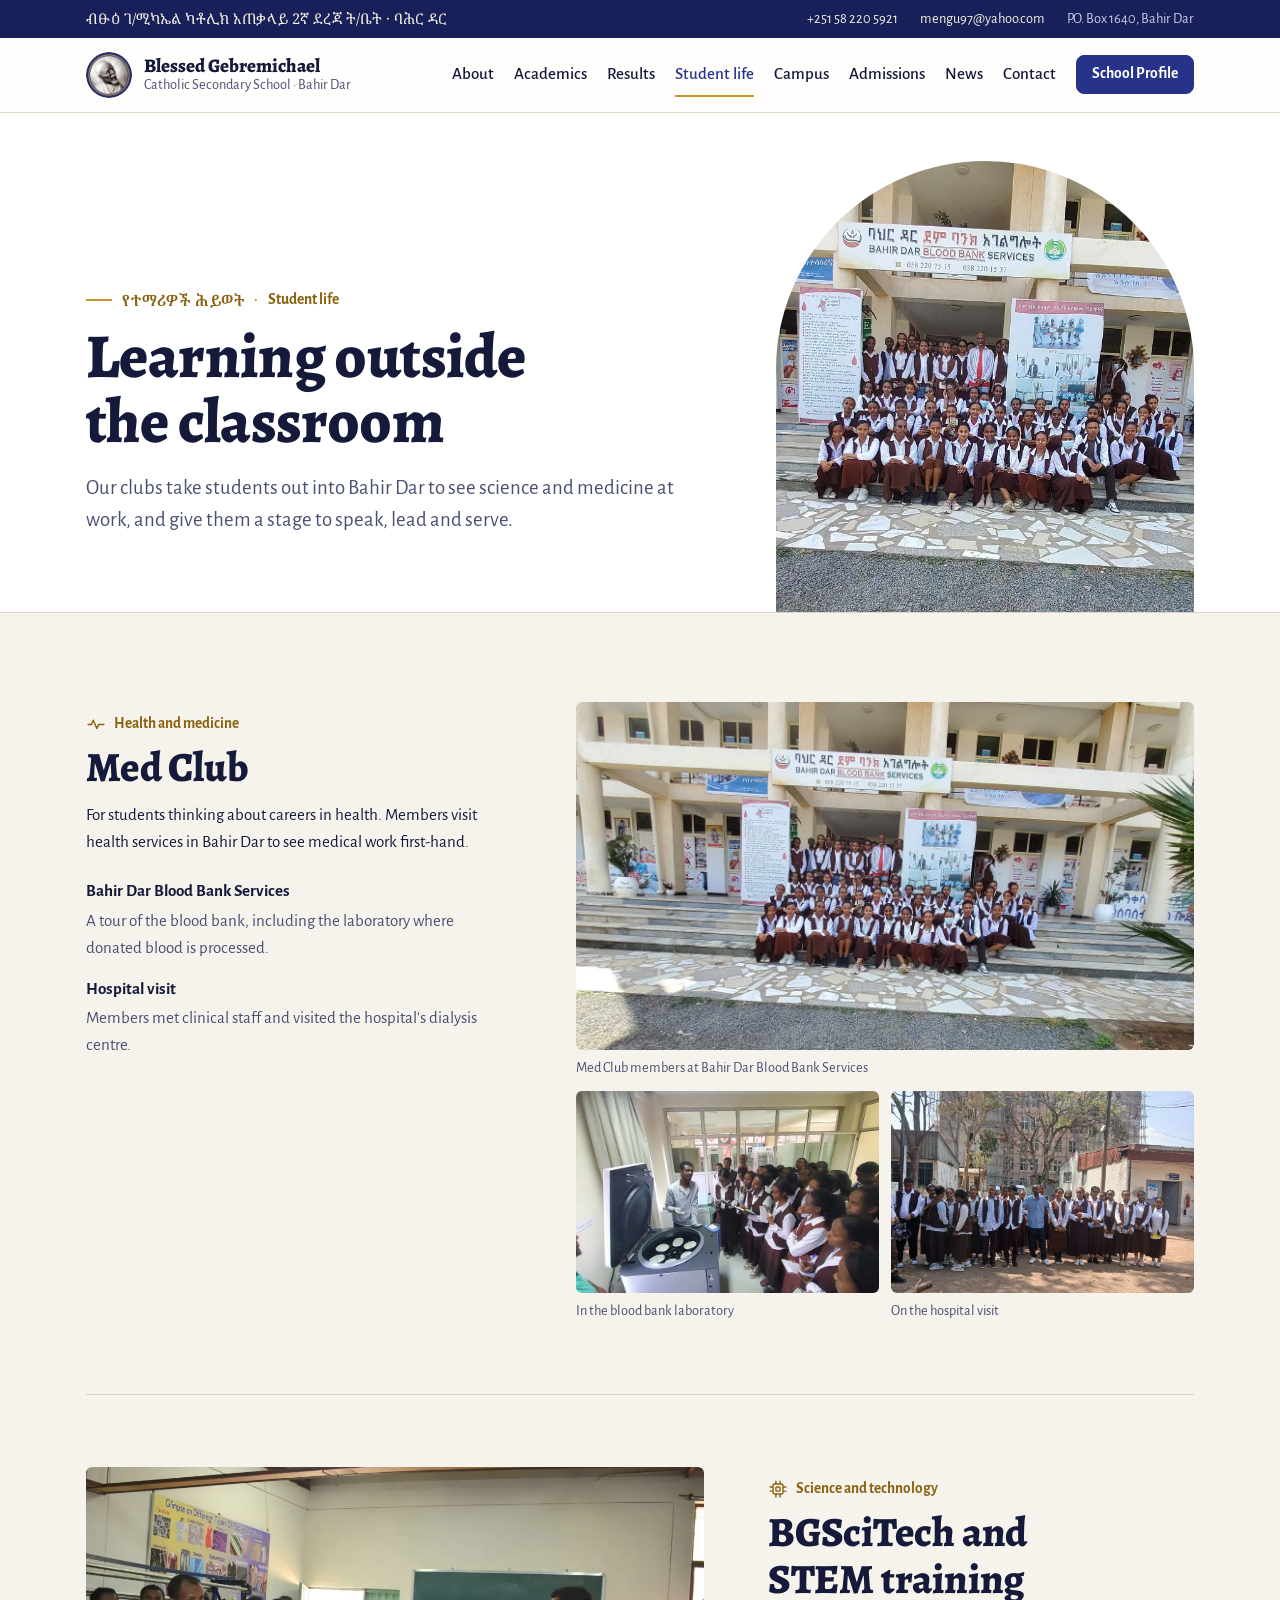
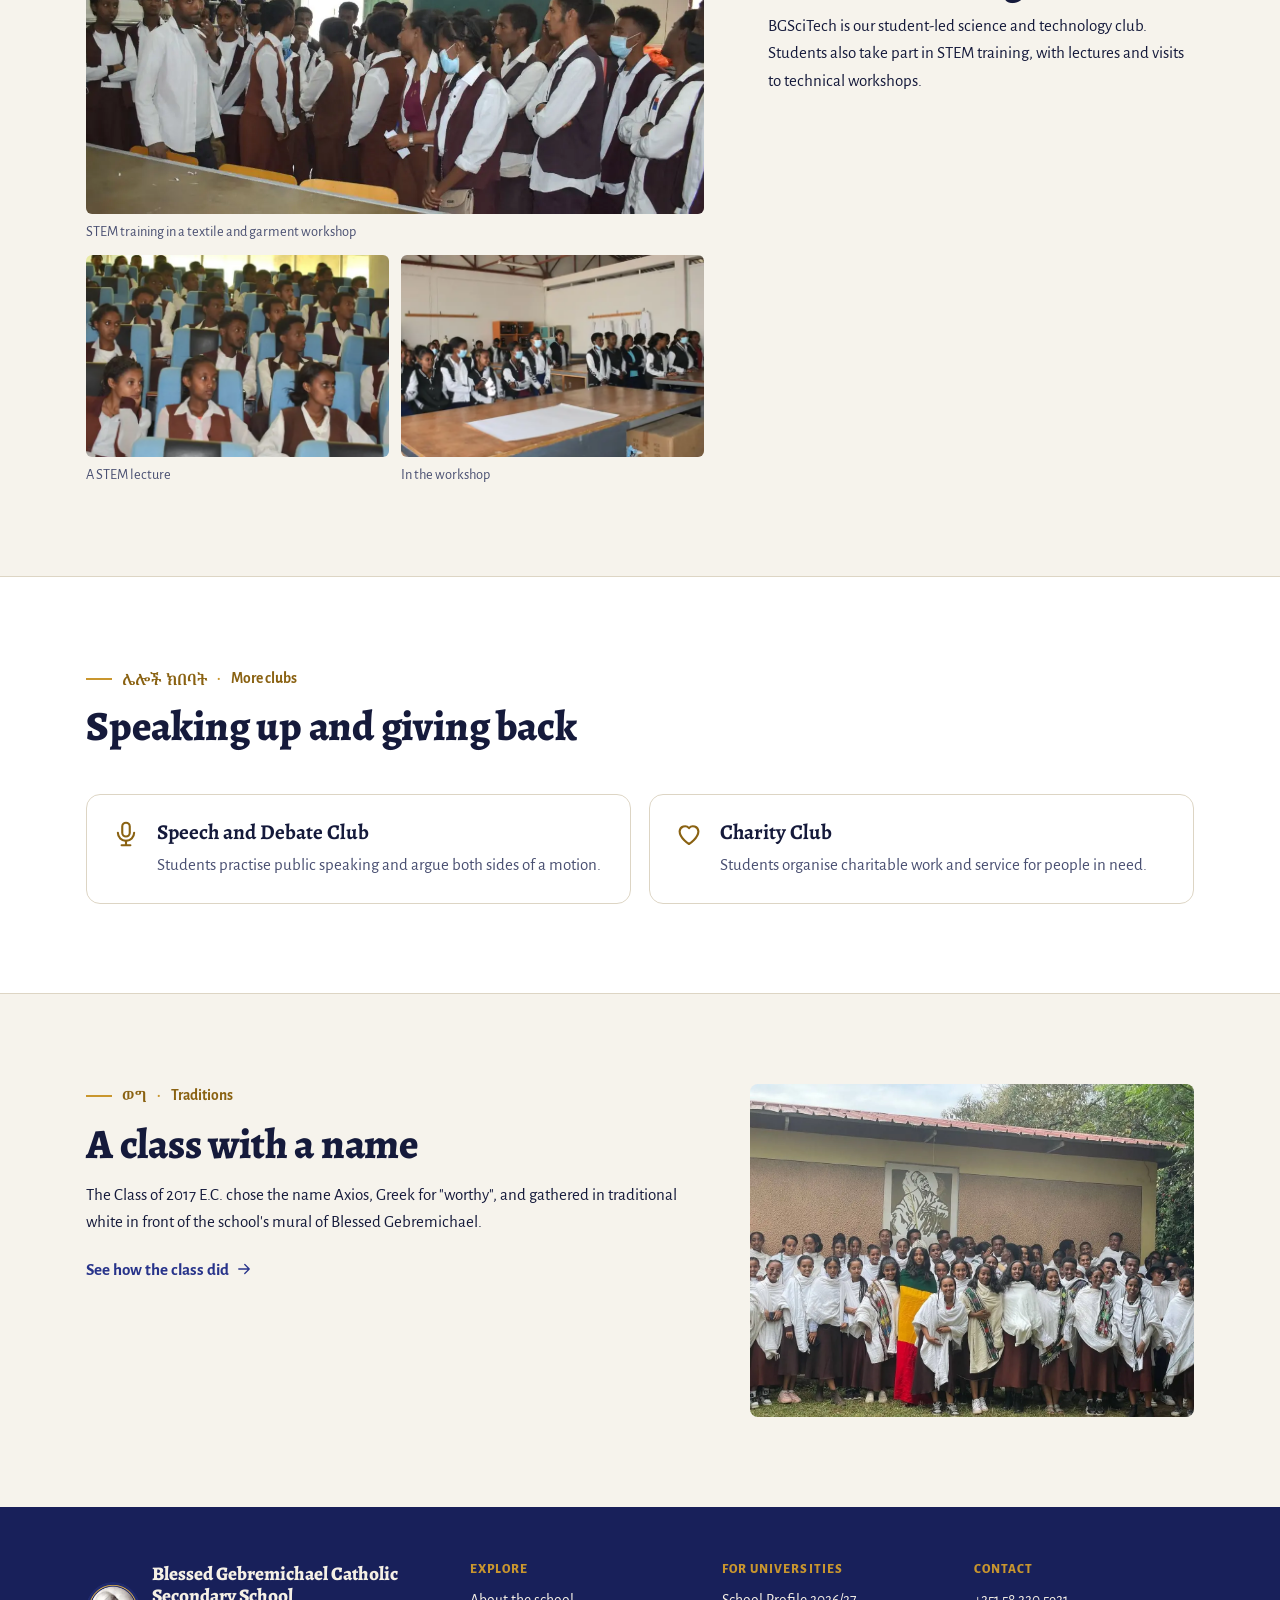
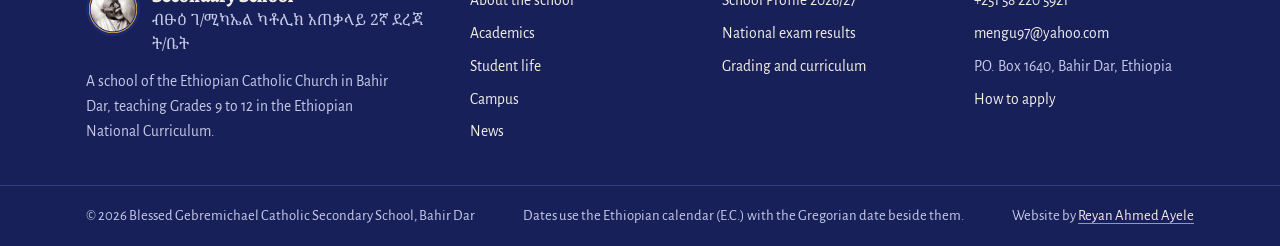
<file: student-life.html>
<!DOCTYPE html>
<html lang="en">
<head>
<meta charset="utf-8">
<meta name="viewport" content="width=device-width, initial-scale=1">
<title>Student life · Blessed Gebremichael Catholic Secondary School</title>
<meta name="description" content="Clubs and field visits: the Med Club, BGSciTech and STEM training, the Speech and Debate Club and the Charity Club.">
<meta name="theme-color" content="#18205a">
<meta property="og:type" content="website">
<meta property="og:title" content="Student life · Blessed Gebremichael Catholic Secondary School">
<meta property="og:description" content="Clubs and field visits: the Med Club, BGSciTech and STEM training, the Speech and Debate Club and the Charity Club.">
<meta name="author" content="Reyan Ahmed Ayele">
<link rel="author" href="humans.txt">
<link rel="icon" type="image/png" href="assets/img/favicon-192.png">
<link rel="apple-touch-icon" href="assets/img/favicon-192.png">
<link rel="preconnect" href="https://fonts.googleapis.com">
<link rel="preconnect" href="https://fonts.gstatic.com" crossorigin>
<link rel="stylesheet" href="https://fonts.googleapis.com/css2?family=Alegreya:ital,wght@0,500;0,700;0,800;1,700&family=Alegreya+Sans:wght@400;500;700;800&family=Noto+Serif+Ethiopic:wght@500;600;700&display=swap">
<link rel="stylesheet" href="css/styles.css">
</head>
<body>
<svg width="0" height="0" style="position:absolute" aria-hidden="true" focusable="false">
  <defs>
    <symbol id="i-award" viewBox="0 0 24 24"><path d="M8 3.5h8v5.2a4 4 0 0 1-8 0V3.5z"/><path d="M8 5.5H5.2a2.3 2.3 0 0 0 2.6 4.4"/><path d="M16 5.5h2.8a2.3 2.3 0 0 1-2.6 4.4"/><path d="M12 12.7v3.6"/><path d="M9.3 16.3h5.4l.8 4.2H8.5z"/></symbol>
    <symbol id="i-users" viewBox="0 0 24 24"><circle cx="9" cy="8" r="3.2"/><path d="M3 19.5c.6-3.3 3.1-5.3 6-5.3s5.4 2 6 5.3"/><circle cx="17.2" cy="9.2" r="2.5"/><path d="M15.8 14c2.6-.3 4.6 1.4 5.2 4.4"/></symbol>
    <symbol id="i-board" viewBox="0 0 24 24"><rect x="3" y="4" width="18" height="12" rx="1.5"/><path d="M7.5 20l2-4M16.5 20l-2-4"/><path d="M7 8.5h6M7 11.5h4"/></symbol>
    <symbol id="i-target" viewBox="0 0 24 24"><circle cx="12" cy="12" r="8.5"/><circle cx="12" cy="12" r="4.5"/><path d="M12 12l6-6M15.5 5.5H18.5V8.5"/></symbol>
    <symbol id="i-cap" viewBox="0 0 24 24"><path d="M2.5 9.5L12 5l9.5 4.5L12 14 2.5 9.5z"/><path d="M6.5 11.7v4.1c0 1.4 2.5 2.7 5.5 2.7s5.5-1.3 5.5-2.7v-4.1"/><path d="M21.5 9.5v5"/></symbol>
    <symbol id="i-layers" viewBox="0 0 24 24"><path d="M12 3.5l9 4.8-9 4.8-9-4.8 9-4.8z"/><path d="M3 12.6l9 4.8 9-4.8"/><path d="M3 16.8l9 4.8 9-4.8"/></symbol>
    <symbol id="i-book" viewBox="0 0 24 24"><path d="M12 6.5C10 5 7.5 4.5 3.5 4.5v13c4 0 6.5.5 8.5 2 2-1.5 4.5-2 8.5-2v-13c-4 0-6.5.5-8.5 2z"/><path d="M12 6.5v13"/></symbol>
    <symbol id="i-cross" viewBox="0 0 24 24"><path d="M12 3v18M7 8.5h10"/></symbol>
    <symbol id="i-flask" viewBox="0 0 24 24"><path d="M9 3.5h6M10 3.5v6l-5 8.8A2 2 0 0 0 6.8 21h10.4a2 2 0 0 0 1.8-2.7l-5-8.8v-6"/><path d="M7.6 15h8.8"/></symbol>
    <symbol id="i-pulse" viewBox="0 0 24 24"><path d="M2.5 12.5h4l2.2-5 4.3 10 2.3-5h6.2"/></symbol>
    <symbol id="i-chip" viewBox="0 0 24 24"><rect x="6" y="6" width="12" height="12" rx="2"/><rect x="9.5" y="9.5" width="5" height="5" rx="1"/><path d="M9.5 2.5v3M14.5 2.5v3M9.5 18.5v3M14.5 18.5v3M2.5 9.5h3M2.5 14.5h3M18.5 9.5h3M18.5 14.5h3"/></symbol>
    <symbol id="i-mic" viewBox="0 0 24 24"><rect x="9" y="3" width="6" height="11" rx="3"/><path d="M5.5 11a6.5 6.5 0 0 0 13 0"/><path d="M12 17.5V21M8.5 21h7"/></symbol>
    <symbol id="i-heart" viewBox="0 0 24 24"><path d="M12 20s-7.5-4.6-7.5-10.2A4.3 4.3 0 0 1 12 7.3a4.3 4.3 0 0 1 7.5 2.5C19.5 15.4 12 20 12 20z"/></symbol>
    <symbol id="i-calendar" viewBox="0 0 24 24"><rect x="3.5" y="5" width="17" height="15.5" rx="2"/><path d="M3.5 10h17M8 3v4M16 3v4"/></symbol>
    <symbol id="i-pin" viewBox="0 0 24 24"><path d="M12 21s-6.5-6.2-6.5-11.2a6.5 6.5 0 0 1 13 0C18.5 14.8 12 21 12 21z"/><circle cx="12" cy="9.8" r="2.4"/></symbol>
    <symbol id="i-phone" viewBox="0 0 24 24"><path d="M6.6 3.5h2.6l1.4 4-2 1.3a12 12 0 0 0 6.6 6.6l1.3-2 4 1.4v2.6a2 2 0 0 1-2.2 2A16.5 16.5 0 0 1 4.6 5.7a2 2 0 0 1 2-2.2z"/></symbol>
    <symbol id="i-mail" viewBox="0 0 24 24"><rect x="3" y="5.5" width="18" height="13" rx="2"/><path d="M3.5 7l8.5 6 8.5-6"/></symbol>
    <symbol id="i-mailbox" viewBox="0 0 24 24"><path d="M7.5 7h9a4.5 4.5 0 0 1 4.5 4.5V18H3v-6.5A4.5 4.5 0 0 1 7.5 7z"/><path d="M12 18v-6.5A4.5 4.5 0 0 0 7.5 7"/><path d="M15 11h3M9 18v3"/></symbol>
    <symbol id="i-building" viewBox="0 0 24 24"><path d="M4 20V8.5l8-4.5 8 4.5V20"/><path d="M2.5 20h19"/><path d="M9.5 20v-4.5h5V20"/><path d="M8 10.5h.01M12 10.5h.01M16 10.5h.01M8 13.5h.01M16 13.5h.01"/></symbol>
    <symbol id="i-field" viewBox="0 0 24 24"><rect x="3" y="5.5" width="18" height="13" rx="1.5"/><path d="M12 5.5v13"/><circle cx="12" cy="12" r="2.6"/><path d="M3 9.5h2.5v5H3M21 9.5h-2.5v5H21"/></symbol>
    <symbol id="i-leaf" viewBox="0 0 24 24"><path d="M5 19c0-8 5-13 14-14 0 9-5 14-14 14z"/><path d="M5 19l7.5-7.5"/></symbol>
    <symbol id="i-arrow" viewBox="0 0 24 24"><path d="M5 12h14M13 6l6 6-6 6"/></symbol>
    <symbol id="i-menu" viewBox="0 0 24 24"><path d="M4 7h16M4 12h16M4 17h16"/></symbol>
    <symbol id="i-close" viewBox="0 0 24 24"><path d="M6 6l12 12M18 6L6 18"/></symbol>
    <symbol id="i-print" viewBox="0 0 24 24"><path d="M7 9V3.5h10V9"/><rect x="3.5" y="9" width="17" height="8" rx="2"/><path d="M7 14h10v6.5H7z"/></symbol>
    <symbol id="i-globe" viewBox="0 0 24 24"><circle cx="12" cy="12" r="9"/><path d="M3 12h18M12 3c2.5 2.6 3.8 5.6 3.8 9s-1.3 6.4-3.8 9c-2.5-2.6-3.8-5.6-3.8-9S9.5 5.6 12 3z"/></symbol>
    <symbol id="i-chat" viewBox="0 0 24 24"><path d="M4 5h16v10.5H10L5 19.5v-4H4z"/></symbol>
    <symbol id="i-check" viewBox="0 0 24 24"><circle cx="12" cy="12" r="9"/><path d="M8 12.3l2.8 2.8L16.2 9.5"/></symbol>
    <symbol id="i-doc" viewBox="0 0 24 24"><path d="M6.5 3h7.5l4 4v14H6.5z"/><path d="M14 3v4h4"/><path d="M9.5 12h6M9.5 15.5h6"/></symbol>
    <symbol id="i-sigma" viewBox="0 0 24 24"><path d="M17.5 5H6.5l6 7-6 7h11"/></symbol>
    <symbol id="i-atom" viewBox="0 0 24 24"><circle cx="12" cy="12" r="1.4"/><ellipse cx="12" cy="12" rx="9.5" ry="3.8"/><ellipse cx="12" cy="12" rx="9.5" ry="3.8" transform="rotate(60 12 12)"/><ellipse cx="12" cy="12" rx="9.5" ry="3.8" transform="rotate(120 12 12)"/></symbol>
    <symbol id="i-cell" viewBox="0 0 24 24"><path d="M12 3.5c5 0 8.5 3.6 8.5 8.5S17 20.5 12 20.5 3.5 17 3.5 12 7 3.5 12 3.5z"/><circle cx="10" cy="10.5" r="2.7"/><path d="M15.5 15.5h.01M15.7 9h.01M9 16h.01"/></symbol>
    <symbol id="i-code" viewBox="0 0 24 24"><path d="M8.5 7L3.5 12l5 5M15.5 7l5 5-5 5M13.5 5l-3 14"/></symbol>
    <symbol id="i-geez" viewBox="0 0 24 24"><rect x="3.5" y="3.5" width="17" height="17" rx="3"/><text x="12" y="17" text-anchor="middle" font-size="12.5" font-family="Noto Serif Ethiopic, Nyala, serif" fill="currentColor" stroke="none">ሀ</text></symbol>
    <symbol id="i-latin" viewBox="0 0 24 24"><rect x="3.5" y="3.5" width="17" height="17" rx="3"/><text x="12" y="16.3" text-anchor="middle" font-size="10" font-weight="700" font-family="Alegreya Sans, sans-serif" fill="currentColor" stroke="none">Aa</text></symbol>
    <symbol id="i-grid" viewBox="0 0 24 24"><rect x="4" y="4" width="7" height="7" rx="1.5"/><rect x="13" y="4" width="7" height="7" rx="1.5"/><rect x="4" y="13" width="7" height="7" rx="1.5"/><rect x="13" y="13" width="7" height="7" rx="1.5"/></symbol>
    <symbol id="i-sun" viewBox="0 0 24 24"><circle cx="12" cy="12" r="4"/><path d="M12 2.5v2.5M12 19v2.5M2.5 12H5M19 12h2.5M5.3 5.3l1.8 1.8M16.9 16.9l1.8 1.8M5.3 18.7l1.8-1.8M16.9 7.1l1.8-1.8"/></symbol>
  </defs>
</svg>
<a class="skip-link" href="#main">Skip to content</a>

<div class="topbar">
  <div class="wrap">
    <p class="topbar-am" lang="am">ብፁዕ <span class="nw">ገ/ሚካኤል</span> ካቶሊክ አጠቃላይ 2ኛ ደረጃ <span class="nw">ት/ቤት</span> · <span class="nw">ባሕር ዳር</span></p>
    <ul class="topbar-contacts">
      <li><a href="tel:+251582205921">+251 58 220 5921</a></li>
      <li><a href="mailto:mengu97@yahoo.com">mengu97@yahoo.com</a></li>
      <li>P.O. Box 1640, Bahir Dar</li>
    </ul>
  </div>
</div>

<header class="site-head">
  <div class="wrap head-row">
    <a class="brand" href="index.html">
      <img src="assets/img/favicon-192.png" alt="" width="46" height="46">
      <span>
        <span class="brand-name">Blessed Gebremichael</span>
        <span class="brand-sub">Catholic Secondary School · Bahir Dar</span>
      </span>
    </a>
    <button class="menu-btn" type="button" aria-expanded="false" aria-controls="site-nav">
      <svg class="icon when-closed" aria-hidden="true"><use href="#i-menu"/></svg>
      <svg class="icon when-open" aria-hidden="true"><use href="#i-close"/></svg>
      <span>Menu</span>
    </button>
    <nav class="site-nav" id="site-nav" aria-label="Main">
      <a href="about.html">About</a>
      <a href="academics.html">Academics</a>
      <a href="results.html">Results</a>
      <a href="student-life.html" aria-current="page">Student life</a>
      <a href="campus.html">Campus</a>
      <a href="admissions.html">Admissions</a>
      <a href="news.html">News</a>
      <a href="contact.html">Contact</a>
      <a class="btn btn-small" href="profile.html">School Profile</a>
    </nav>
  </div>
</header>

<main id="main" tabindex="-1">
<div class="page" data-page="student-life">
  <header class="page-head">
    <div class="wrap page-head-grid">
      <div class="page-head-text">
        <p class="eyebrow"><span lang="am">የተማሪዎች ሕይወት</span><span>Student life</span></p>
        <h1 tabindex="-1">Learning outside the classroom</h1>
        <p class="lead">Our clubs take students out into Bahir Dar to see science and medicine at work, and give them a stage to speak, lead and serve.</p>
      </div>
      <figure class="arch-window">
        <img src="assets/img/med-bloodbank.webp" width="1280" height="720" alt="Med Club members seated on the steps of Bahir Dar Blood Bank Services" loading="lazy" decoding="async">
      </figure>
    </div>
  </header>

  <section class="section" aria-label="Clubs">
    <div class="wrap">
      <article class="club" aria-labelledby="club-med">
        <div class="club-text">
          <p class="club-tag"><svg class="icon" aria-hidden="true"><use href="#i-pulse"/></svg>Health and medicine</p>
          <h2 id="club-med">Med Club</h2>
          <p>For students thinking about careers in health. Members visit health services in Bahir Dar to see medical work first-hand.</p>
          <dl class="visits">
            <div>
              <dt>Bahir Dar Blood Bank Services</dt>
              <dd>A tour of the blood bank, including the laboratory where donated blood is processed.</dd>
            </div>
            <div>
              <dt>Hospital visit</dt>
              <dd>Members met clinical staff and visited the hospital's dialysis centre.</dd>
            </div>
          </dl>
        </div>
        <div class="club-photos">
          <figure class="main">
            <img src="assets/img/med-bloodbank.webp" width="1280" height="720" alt="Med Club members seated on the steps of Bahir Dar Blood Bank Services" loading="lazy" decoding="async">
            <figcaption>Med Club members at Bahir Dar Blood Bank Services</figcaption>
          </figure>
          <figure>
            <img src="assets/img/med-lab.webp" width="900" height="506" alt="A blood bank staff member explaining laboratory equipment to students" loading="lazy" decoding="async">
            <figcaption>In the blood bank laboratory</figcaption>
          </figure>
          <figure>
            <img src="assets/img/med-hospital.webp" width="900" height="646" alt="Med Club members and a teacher outside a hospital building" loading="lazy" decoding="async">
            <figcaption>On the hospital visit</figcaption>
          </figure>
        </div>
      </article>

      <article class="club flip" aria-labelledby="club-tech">
        <div class="club-text">
          <p class="club-tag"><svg class="icon" aria-hidden="true"><use href="#i-chip"/></svg>Science and technology</p>
          <h2 id="club-tech">BGSciTech and STEM training</h2>
          <p>BGSciTech is our student-led science and technology club. Students also take part in STEM training, with lectures and visits to technical workshops.</p>
        </div>
        <div class="club-photos">
          <figure class="main">
            <img src="assets/img/stem-textile.webp" width="1280" height="680" alt="An instructor speaking to students in a textile workshop" loading="lazy" decoding="async">
            <figcaption>STEM training in a textile and garment workshop</figcaption>
          </figure>
          <figure>
            <img src="assets/img/stem-lecture.webp" width="900" height="416" alt="Students seated in a lecture hall" loading="lazy" decoding="async">
            <figcaption>A STEM lecture</figcaption>
          </figure>
          <figure>
            <img src="assets/img/stem-workshop.webp" width="900" height="414" alt="Students in class jackets standing at workshop tables" loading="lazy" decoding="async">
            <figcaption>In the workshop</figcaption>
          </figure>
        </div>
      </article>
    </div>
  </section>

  <section class="section alt" aria-labelledby="sl-more">
    <div class="wrap">
      <div class="section-head">
        <p class="eyebrow"><span lang="am">ሌሎች ክበባት</span><span>More clubs</span></p>
        <h2 id="sl-more">Speaking up and giving back</h2>
      </div>
      <div class="mini-clubs">
        <div class="mini-club">
          <svg class="icon" aria-hidden="true"><use href="#i-mic"/></svg>
          <div>
            <h3>Speech and Debate Club</h3>
            <p>Students practise public speaking and argue both sides of a motion.</p>
          </div>
        </div>
        <div class="mini-club">
          <svg class="icon" aria-hidden="true"><use href="#i-heart"/></svg>
          <div>
            <h3>Charity Club</h3>
            <p>Students organise charitable work and service for people in need.</p>
          </div>
        </div>
      </div>
    </div>
  </section>

  <section class="section" aria-labelledby="sl-class">
    <div class="wrap two-col">
      <div class="prose">
        <p class="eyebrow"><span lang="am">ወግ</span><span>Traditions</span></p>
        <h2 id="sl-class">A class with a name</h2>
        <p>The Class of 2017&nbsp;E.C. chose the name Axios, Greek for "worthy", and gathered in traditional white in front of the school's mural of Blessed Gebremichael.</p>
        <a class="link-arrow" href="results.html">See how the class did <svg class="icon" aria-hidden="true"><use href="#i-arrow"/></svg></a>
      </div>
      <figure class="framed">
        <img src="assets/img/class-2017-white.webp" width="1280" height="960" alt="The Class of 2017&nbsp;E.C. in traditional white clothes in front of a mural of Blessed Gebremichael" loading="lazy" decoding="async">
      </figure>
    </div>
  </section>
</div>
</main>

<footer class="site-foot">
  <div class="wrap foot-grid">
    <div class="foot-brand">
      <div class="row">
        <img src="assets/img/favicon-192.png" alt="" width="54" height="54">
        <div>
          <p class="foot-name">Blessed Gebremichael Catholic Secondary School</p>
          <p lang="am">ብፁዕ <span class="nw">ገ/ሚካኤል</span> ካቶሊክ አጠቃላይ 2ኛ ደረጃ <span class="nw">ት/ቤት</span></p>
        </div>
      </div>
      <p>A school of the Ethiopian Catholic Church in Bahir Dar, teaching Grades 9 to 12 in the Ethiopian National Curriculum.</p>
    </div>
    <div>
      <h2>Explore</h2>
      <ul>
        <li><a href="about.html">About the school</a></li>
        <li><a href="academics.html">Academics</a></li>
        <li><a href="student-life.html">Student life</a></li>
        <li><a href="campus.html">Campus</a></li>
        <li><a href="news.html">News</a></li>
      </ul>
    </div>
    <div>
      <h2>For universities</h2>
      <ul>
        <li><a href="profile.html">School Profile 2026/27</a></li>
        <li><a href="results.html">National exam results</a></li>
        <li><a href="academics.html">Grading and curriculum</a></li>
      </ul>
    </div>
    <div>
      <h2>Contact</h2>
      <ul>
        <li><a href="tel:+251582205921">+251 58 220 5921</a></li>
        <li><a href="mailto:mengu97@yahoo.com">mengu97@yahoo.com</a></li>
        <li>P.O. Box 1640, Bahir Dar, Ethiopia</li>
        <li><a href="admissions.html">How to apply</a></li>
      </ul>
    </div>
  </div>
  <div class="foot-bottom">
    <div class="wrap">
      <p>&copy; 2026 Blessed Gebremichael Catholic Secondary School, Bahir Dar</p>
      <p>Dates use the Ethiopian calendar (E.C.) with the Gregorian date beside them.</p>
      <p class="foot-credit">Website by <a href="credits.html">Reyan Ahmed Ayele</a></p>
    </div>
  </div>
</footer>

<script src="js/main.js" defer></script>
</body>
</html>
</file>
<file: css/styles.css>
:root {
  /* Blessed Gebremichael Catholic Secondary School, Bahir Dar
     Layout: photo-led pages. Each inner page opens on an arched photo window
     (the arch of the namesake's portrait). Navy and cream come from the new
     building, gold from the regional trophy. Every date carries both calendars. */
  --ground: #f6f3ec;
  --surface: #ffffff;
  --cream: #efe6d3;
  --ink: #151a3b;
  --ink-soft: #4a5072;
  --line: #ddd5c4;
  --accent: #27338a;
  --accent-ink: #ffffff;
  --band: #18205a;
  --band-ink: #f5f0e5;
  --band-soft: #c7cbe6;
  --band-line: #343e80;
  --gold: #8a6212;
  --mark: #c9962e;
  --track: #e7e2d6;
  --nation: #9fa2b8;
  --tile-ink: #ffffff;

  --font-display: "Alegreya", "Noto Serif Ethiopic", Georgia, "Times New Roman", serif;
  --font-body: "Alegreya Sans", "Noto Serif Ethiopic", "Segoe UI", Roboto, Helvetica, Arial, sans-serif;
  --font-ethiopic: "Noto Serif Ethiopic", "Nyala", "Abyssinica SIL", serif;

  --wrap: 1180px;
  --measure: 66ch;
  --gutter: clamp(16px, 4vw, 36px);
  --radius: 12px;
  --shadow: 0 1px 2px rgb(21 26 59 / 0.06), 0 12px 30px rgb(21 26 59 / 0.08);
  color-scheme: light;
}

@media (prefers-color-scheme: dark) {
  :root:not([data-theme="light"]) {
    --ground: #0e1230;
    --surface: #161b44;
    --cream: #1d2352;
    --ink: #eef0fa;
    --ink-soft: #b2b6d8;
    --line: #2b3270;
    --accent: #b3bdff;
    --accent-ink: #0e1230;
    --band: #1a2163;
    --band-ink: #f5f0e5;
    --band-soft: #c6c9e8;
    --band-line: #3c4596;
    --gold: #e3b964;
    --mark: #e3b964;
    --track: #262d68;
    --nation: #6a70a3;
    --shadow: 0 1px 2px rgb(0 0 0 / 0.3), 0 12px 30px rgb(0 0 0 / 0.32);
    color-scheme: dark;
  }
}

:root[data-theme="dark"] {
  --ground: #0e1230;
  --surface: #161b44;
  --cream: #1d2352;
  --ink: #eef0fa;
  --ink-soft: #b2b6d8;
  --line: #2b3270;
  --accent: #b3bdff;
  --accent-ink: #0e1230;
  --band: #1a2163;
  --band-ink: #f5f0e5;
  --band-soft: #c6c9e8;
  --band-line: #3c4596;
  --gold: #e3b964;
  --mark: #e3b964;
  --track: #262d68;
  --nation: #6a70a3;
  --shadow: 0 1px 2px rgb(0 0 0 / 0.3), 0 12px 30px rgb(0 0 0 / 0.32);
  color-scheme: dark;
}

/* ---------- Base ---------- */
*, *::before, *::after { box-sizing: border-box; }
html { -webkit-text-size-adjust: 100%; }
body {
  margin: 0;
  background: var(--ground);
  color: var(--ink);
  font-family: var(--font-body);
  font-size: 1.0625rem;
  line-height: 1.6;
  -webkit-font-smoothing: antialiased;
  text-rendering: optimizeLegibility;
}
img { display: block; max-width: 100%; height: auto; }
a { color: var(--accent); text-decoration-thickness: 1px; text-underline-offset: 3px; }
a:hover { text-decoration-thickness: 2px; }
:focus-visible { outline: 3px solid var(--mark); outline-offset: 3px; border-radius: 2px; }
[tabindex="-1"]:focus { outline: none; }
[hidden] { display: none !important; }
[lang="am"] { font-family: var(--font-ethiopic); }
.nw { white-space: nowrap; }
h1, h2, h3, h4 { font-family: var(--font-display); color: var(--ink); margin: 0; text-wrap: balance; line-height: 1.12; }
h1 { font-weight: 800; font-size: clamp(2.2rem, 1.25rem + 3.4vw, 3.9rem); line-height: 1.04; letter-spacing: -0.01em; }
h2 { font-weight: 800; font-size: clamp(1.75rem, 1.2rem + 1.9vw, 2.6rem); letter-spacing: -0.005em; }
h3 { font-weight: 700; font-size: 1.32rem; line-height: 1.25; }
p, figure, blockquote { margin: 0; }
.wrap { max-width: var(--wrap); margin-inline: auto; padding-inline: var(--gutter); }
.visually-hidden { position: absolute !important; width: 1px; height: 1px; overflow: hidden; clip: rect(0 0 0 0); white-space: nowrap; }
.skip-link { position: absolute; left: 12px; top: -60px; z-index: 100; background: var(--accent); color: var(--accent-ink); padding: 10px 14px; border-radius: 6px; font-weight: 700; text-decoration: none; }
.skip-link:focus { top: 12px; }
.icon { width: 24px; height: 24px; flex: none; fill: none; stroke: currentColor; stroke-width: 1.7; stroke-linecap: round; stroke-linejoin: round; }

/* ---------- Pages ---------- */
@media (prefers-reduced-motion: no-preference) {
  .page { animation: page-in 0.45s cubic-bezier(0.2, 0.7, 0.2, 1) both; }
}
@keyframes page-in { from { transform: translateY(12px); } to { transform: none; } }

/* ---------- Top bar and header ---------- */
.topbar { background: var(--band); color: var(--band-soft); font-size: 0.9rem; }
.topbar .wrap { display: flex; flex-wrap: wrap; align-items: center; justify-content: space-between; gap: 2px 24px; padding-block: 7px; }
.topbar a { color: var(--band-ink); text-decoration: none; }
.topbar a:hover { text-decoration: underline; }
.topbar-am { color: var(--band-ink); font-size: 0.92rem; }
.topbar-contacts { display: flex; flex-wrap: wrap; gap: 2px 22px; list-style: none; margin: 0; padding: 0; }

.site-head { position: sticky; top: 0; z-index: 40; background: var(--surface); border-bottom: 1px solid var(--line); }
@supports (backdrop-filter: blur(8px)) {
  .site-head { background: color-mix(in srgb, var(--surface) 90%, transparent); backdrop-filter: saturate(1.4) blur(10px); }
}
.head-row { display: flex; align-items: center; justify-content: space-between; gap: 12px 28px; min-height: 74px; }
.brand { display: flex; align-items: center; gap: 12px; color: var(--ink); text-decoration: none; min-width: 0; }
.brand img { width: 46px; height: 46px; flex: none; border-radius: 50%; }
.brand-name { display: block; font-family: var(--font-display); font-weight: 800; font-size: 1.2rem; line-height: 1.1; }
.brand-sub { display: block; color: var(--ink-soft); font-size: 0.9rem; line-height: 1.25; }
.site-nav { display: flex; align-items: center; gap: 4px 20px; }
.site-nav a:not(.btn) { color: var(--ink); text-decoration: none; font-weight: 500; padding-block: 8px; border-bottom: 2px solid transparent; white-space: nowrap; }
.site-nav a:not(.btn):hover { border-bottom-color: var(--line); }
.site-nav a[aria-current="page"]:not(.btn) { color: var(--accent); border-bottom-color: var(--mark); }
.menu-btn { display: none; }

@media (max-width: 1180px) {
  .menu-btn { display: inline-flex; align-items: center; gap: 8px; font: inherit; font-weight: 700; color: var(--ink); background: transparent; border: 1px solid var(--line); border-radius: 8px; padding: 8px 12px; cursor: pointer; }
  .menu-btn .icon { width: 20px; height: 20px; }
  .menu-btn .when-open { display: none; }
  .menu-open .menu-btn .when-open { display: block; }
  .menu-open .menu-btn .when-closed { display: none; }
  .site-nav { display: none; position: absolute; left: 0; right: 0; top: 100%; background: var(--surface); border-bottom: 1px solid var(--line); box-shadow: var(--shadow); flex-direction: column; align-items: stretch; gap: 0; padding: 6px var(--gutter) 20px; max-height: calc(100vh - 80px); overflow-y: auto; }
  .menu-open .site-nav { display: flex; }
  .site-nav a:not(.btn) { padding: 13px 0; border-bottom: 1px solid var(--line); }
  .site-nav a[aria-current="page"]:not(.btn) { border-bottom-color: var(--line); box-shadow: inset 3px 0 0 var(--mark); padding-left: 12px; }
  .site-nav .btn { margin-top: 16px; }
}
@media (max-width: 420px) {
  .brand-sub { display: none; }
  .menu-btn span { display: none; }
}

/* ---------- Buttons and links ---------- */
.btn { display: inline-flex; align-items: center; justify-content: center; gap: 8px; padding: 12px 20px; border-radius: 8px; border: 1.5px solid var(--accent); background: var(--accent); color: var(--accent-ink); font: inherit; font-weight: 700; line-height: 1.2; text-decoration: none; cursor: pointer; transition: filter 0.15s, background-color 0.15s; }
.btn:hover { filter: brightness(1.12); }
.btn.quiet { background: transparent; color: var(--accent); }
.btn.quiet:hover { background: color-mix(in srgb, var(--accent) 9%, transparent); filter: none; }
.btn-small { padding: 9px 15px; font-size: 0.97rem; }
.btn.gold { background: var(--mark); border-color: var(--mark); color: #1b1404; }
.btn.ghost-light { background: transparent; color: var(--band-ink); border-color: var(--band-soft); }
.btn .icon { width: 18px; height: 18px; }
.link-arrow { display: inline-flex; align-items: center; gap: 6px; margin-top: 20px; font-weight: 700; color: var(--accent); text-decoration: none; }
.link-arrow .icon { width: 18px; height: 18px; transition: transform 0.2s; }
.link-arrow:hover .icon { transform: translateX(3px); }
.link-arrow:hover { text-decoration: underline; }
.on-dark .link-arrow, .link-arrow.on-dark { color: var(--mark); }

/* ---------- Eyebrows, sections ---------- */
.eyebrow { display: flex; align-items: center; flex-wrap: wrap; gap: 4px 10px; margin: 0 0 12px; color: var(--gold); font-weight: 700; font-size: 0.97rem; }
.eyebrow::before { content: ""; width: 26px; height: 2px; background: var(--mark); flex: none; }
.eyebrow [lang="am"] { font-weight: 600; }
.eyebrow span + span::before { content: "·"; margin-right: 10px; color: var(--mark); }
.on-dark .eyebrow, .eyebrow.on-dark { color: var(--mark); }

.section { padding-block: clamp(56px, 7vw, 96px); }
.section.alt { background: var(--surface); border-block: 1px solid var(--line); }
.section.tight { padding-block: clamp(40px, 5vw, 64px); }
.section-head { margin-bottom: clamp(28px, 4vw, 44px); }
.section-head-row { display: flex; flex-wrap: wrap; align-items: end; justify-content: space-between; gap: 12px 24px; margin-bottom: clamp(28px, 4vw, 44px); }
.section-head-row .link-arrow { margin-top: 0; }
.section-lead { margin-top: 14px; max-width: var(--measure); color: var(--ink-soft); font-size: 1.18rem; line-height: 1.55; }
.lead { margin-top: 18px; max-width: 60ch; color: var(--ink-soft); font-size: clamp(1.1rem, 1rem + 0.4vw, 1.3rem); line-height: 1.5; }
.prose { max-width: var(--measure); }
.prose p + p { margin-top: 1em; }
.prose h2 + p, .prose h3 + p { margin-top: 14px; }
.note { color: var(--ink-soft); font-size: 0.95rem; line-height: 1.5; }
.two-col { display: grid; grid-template-columns: minmax(0, 1.35fr) minmax(0, 1fr); gap: clamp(32px, 5vw, 64px); align-items: start; }
@media (max-width: 900px) { .two-col { grid-template-columns: 1fr; } }

/* ---------- Home hero ---------- */
.hero-photo img { width: 100%; height: clamp(240px, 40vw, 560px); object-fit: cover; object-position: 50% 42%; }
.hero-body { padding-block: 26px clamp(44px, 6vw, 72px); }
.hero-inner { position: relative; }
.hero-seal { position: absolute; top: -110px; left: 0; width: 170px; height: 170px; filter: drop-shadow(0 8px 18px rgb(0 0 0 / 0.2)); }
.hero-copy { padding-left: 206px; max-width: 1040px; }
.hero h1 { font-size: clamp(2.1rem, 1.1rem + 3.6vw, 4rem); }
.name-am { margin-top: 10px; color: var(--accent); font-weight: 600; font-size: clamp(1.05rem, 0.92rem + 0.7vw, 1.45rem); line-height: 1.5; }
.actions { display: flex; flex-wrap: wrap; gap: 12px; margin-top: 26px; }
.seal-ground { fill: var(--ground); }
.seal-disc { fill: #1f2a6e; }
.seal-line { fill: none; stroke: #d6aa4a; }
.seal-text { fill: #f4f0e6; font-family: var(--font-display); font-weight: 700; }
.seal-text-am { fill: #f4f0e6; font-family: var(--font-ethiopic); font-weight: 600; }
.seal-orn { fill: #d6aa4a; font-family: var(--font-ethiopic); }
@media (max-width: 720px) {
  .hero-seal { width: 118px; height: 118px; top: -78px; }
  .hero-copy { padding-left: 0; padding-top: 56px; }
}

/* ---------- At a glance (stat tiles) ---------- */
.facts { background: var(--band); color: var(--band-ink); }
.facts .wrap { padding-block: clamp(40px, 5vw, 60px); }
.facts-head { display: flex; flex-wrap: wrap; align-items: baseline; justify-content: space-between; gap: 6px 24px; margin-bottom: 22px; }
.facts-head h2 { color: var(--band-ink); font-size: clamp(1.4rem, 1.1rem + 1vw, 1.9rem); }
.facts-head p { color: var(--band-soft); font-size: 0.97rem; }
.facts-grid { list-style: none; margin: 0; padding: 0; display: grid; grid-template-columns: repeat(6, minmax(0, 1fr)); gap: 1px; background: var(--band-line); border: 1px solid var(--band-line); border-radius: var(--radius); overflow: hidden; }
.fact { background: var(--band); padding: 24px 20px 26px; display: flex; flex-direction: column; }
.fact .icon { width: 28px; height: 28px; color: var(--mark); }
.fact-value { margin-top: 16px; font-family: var(--font-body); font-weight: 800; font-size: clamp(2.1rem, 1.5rem + 1.6vw, 3rem); line-height: 1; letter-spacing: -0.01em; color: var(--band-ink); }
.fact-value small { font-size: 0.42em; font-weight: 700; color: var(--band-soft); margin-left: 3px; letter-spacing: 0; }
.fact-label { margin-top: 10px; color: var(--band-soft); font-size: 0.98rem; line-height: 1.35; }
@media (max-width: 1060px) { .facts-grid { grid-template-columns: repeat(3, minmax(0, 1fr)); } }
@media (max-width: 560px) { .facts-grid { grid-template-columns: repeat(2, minmax(0, 1fr)); } .fact { padding: 20px 16px 22px; } }

/* ---------- Results: pass-rate comparison on one scale ---------- */
.split { display: grid; grid-template-columns: minmax(0, 1fr) minmax(0, 1.1fr); gap: clamp(32px, 5vw, 72px); align-items: center; }
@media (max-width: 900px) { .split { grid-template-columns: 1fr; } }
.compare { display: grid; grid-template-columns: auto minmax(0, 1fr); column-gap: 22px; row-gap: 26px; align-items: end; }
.cmp-num { font-family: var(--font-body); font-weight: 800; font-size: clamp(2.6rem, 1.6rem + 3.6vw, 4.4rem); line-height: 0.9; color: var(--accent); text-align: right; letter-spacing: -0.02em; }
.cmp-num.nation { color: var(--ink-soft); }
.cmp-detail { min-width: 0; display: grid; gap: 8px; padding-bottom: 4px; }
.cmp-label { font-size: 1.06rem; line-height: 1.35; }
.cmp-label span { color: var(--ink-soft); }
.cmp-track { height: 20px; background: var(--track); border-radius: 0 4px 4px 0; }
.cmp-bar { display: block; height: 100%; background: var(--accent); border-radius: 0 4px 4px 0; }
.cmp-bar.nation { background: var(--nation); }
.compare figcaption { grid-column: 1 / -1; color: var(--ink-soft); font-size: 0.95rem; line-height: 1.5; max-width: var(--measure); }
@media (max-width: 520px) {
  .compare { grid-template-columns: 1fr; row-gap: 10px; }
  .cmp-num { text-align: left; }
  .cmp-detail { margin-bottom: 14px; }
}

/* ---------- Pillars ---------- */
.pillars { list-style: none; margin: 0; padding: 0; display: grid; grid-template-columns: repeat(4, minmax(0, 1fr)); gap: 30px 32px; }
.pillars li { border-top: 2px solid var(--mark); padding-top: 22px; }
.pillars .icon { width: 32px; height: 32px; color: var(--accent); }
.pillars h3 { margin-top: 14px; }
.pillars p { margin-top: 8px; color: var(--ink-soft); }
@media (max-width: 960px) { .pillars { grid-template-columns: repeat(2, minmax(0, 1fr)); } }
@media (max-width: 560px) { .pillars { grid-template-columns: 1fr; } }

/* ---------- Explore tiles ---------- */
.explore { display: grid; grid-template-columns: repeat(4, minmax(0, 1fr)); gap: 16px; }
.tile { position: relative; display: block; border-radius: var(--radius); overflow: hidden; color: var(--tile-ink); text-decoration: none; aspect-ratio: 3 / 4; background: #18205a; isolation: isolate; }
.tile img { position: absolute; inset: 0; width: 100%; height: 100%; object-fit: cover; z-index: -2; transition: transform 0.6s ease; }
.tile::after { content: ""; position: absolute; inset: 0; z-index: -1; background: linear-gradient(to top, rgb(12 16 48 / 0.94) 0%, rgb(12 16 48 / 0.6) 38%, rgb(12 16 48 / 0) 68%); }
.tile-body { position: absolute; left: 0; right: 0; bottom: 0; padding: 20px 20px 22px; display: grid; gap: 6px; }
.tile-title { display: flex; align-items: center; justify-content: space-between; gap: 8px; font-family: var(--font-display); font-weight: 800; font-size: 1.55rem; line-height: 1.1; color: #fff; }
.tile-title .icon { width: 20px; height: 20px; color: #e3b964; transition: transform 0.2s; }
.tile-text { color: #e4e6f4; font-size: 0.98rem; line-height: 1.35; }
.tile:hover img { transform: scale(1.04); }
.tile:hover .tile-title .icon { transform: translateX(3px); }
@media (max-width: 960px) { .explore { grid-template-columns: repeat(2, minmax(0, 1fr)); } .tile { aspect-ratio: 4 / 3; } }
@media (max-width: 520px) { .explore { grid-template-columns: 1fr; } }

/* ---------- Navy band (namesake) ---------- */
.band { background: var(--band); color: var(--band-ink); }
.band .wrap { padding-block: clamp(56px, 7vw, 96px); }
.band-grid { display: grid; grid-template-columns: minmax(0, 320px) minmax(0, 1fr); gap: clamp(32px, 6vw, 80px); align-items: center; }
.band h2, .band h3 { color: var(--band-ink); }
.band p { color: var(--band-soft); max-width: 62ch; }
.band p + p, .band h2 + p { margin-top: 16px; }
.band a:not(.btn):not(.link-arrow) { color: var(--mark); }
.arch img { width: 100%; aspect-ratio: 3 / 4; object-fit: cover; object-position: 50% 18%; border-radius: 50% 50% 6px 6px / 37.5% 37.5% 6px 6px; outline: 1px solid var(--mark); outline-offset: 8px; }
.arch figcaption { margin-top: 18px; color: var(--band-soft); font-size: 0.92rem; text-align: center; }
@media (max-width: 860px) { .band-grid { grid-template-columns: 1fr; } .arch { max-width: 260px; } }

/* Namesake timeline */
.timeline { list-style: none; margin: 44px 0 0; padding: 0; display: grid; grid-template-columns: repeat(6, minmax(0, 1fr)); position: relative; }
.timeline::before { content: ""; position: absolute; left: 0; right: 0; top: 8px; height: 2px; background: var(--band-line); }
.timeline li { position: relative; padding: 34px 14px 0 0; }
.timeline li::before { content: ""; position: absolute; left: 0; top: 0; width: 18px; height: 18px; border-radius: 50%; background: var(--band); border: 3px solid var(--mark); }
.timeline li.key::before { background: var(--mark); }
.timeline .yr { display: block; font-weight: 800; font-size: 1.45rem; line-height: 1; color: var(--band-ink); }
.timeline p { margin-top: 8px; font-size: 0.97rem; line-height: 1.4; }
@media (max-width: 900px) {
  .timeline { grid-template-columns: 1fr; gap: 22px; }
  .timeline::before { left: 8px; right: auto; top: 6px; bottom: 6px; width: 2px; height: auto; }
  .timeline li { padding: 0 0 0 36px; }
  .timeline li::before { top: 2px; }
}

/* ---------- News ---------- */
.news-list { list-style: none; margin: 0; padding: 0; display: grid; }
.news-item { display: grid; grid-template-columns: minmax(0, 320px) minmax(0, 1fr); gap: 28px; align-items: start; padding-block: 30px; border-top: 1px solid var(--line); }
.news-item:first-child { border-top: 0; padding-top: 0; }
.news-item:last-child { padding-bottom: 0; }
.news-item img { width: 100%; aspect-ratio: 3 / 2; object-fit: cover; border-radius: 8px; }
.news-item h3, .news-item h2 { font-size: 1.45rem; margin-top: 12px; }
.news-list:not(.compact) .news-item h2 { font-size: 1.6rem; }
.news-item p { margin-top: 8px; max-width: 62ch; color: var(--ink-soft); }
.news-list.compact .news-item { grid-template-columns: minmax(0, 220px) minmax(0, 1fr); }
.news-list.compact .news-item h3 { font-size: 1.3rem; }
@media (max-width: 720px) { .news-item, .news-list.compact .news-item { grid-template-columns: 1fr; gap: 16px; } }

/* Dual-calendar date chip */
.datestamp { display: inline-flex; flex-wrap: wrap; border: 1px solid var(--line); border-radius: 999px; overflow: hidden; font-size: 0.92rem; line-height: 1.3; background: var(--surface); }
.datestamp .ec { padding: 4px 12px; background: color-mix(in srgb, var(--mark) 18%, var(--surface)); color: var(--gold); font-weight: 700; }
.datestamp .gc { padding: 4px 12px; color: var(--ink-soft); }

.after-date { margin-top: 14px; }
.framed img { width: 100%; aspect-ratio: 4 / 3; object-fit: cover; border-radius: 8px; }

/* ---------- Calls to action ---------- */
.cta-grid { display: grid; grid-template-columns: repeat(2, minmax(0, 1fr)); gap: 20px; }
.cta { background: var(--surface); border: 1px solid var(--line); border-radius: 16px; padding: clamp(24px, 4vw, 40px); display: grid; gap: 12px; align-content: start; justify-items: start; }
.cta.alt { background: var(--cream); border-color: transparent; }
.cta p { color: var(--ink-soft); max-width: 48ch; }
.cta .btn { margin-top: 6px; }
@media (max-width: 760px) { .cta-grid { grid-template-columns: 1fr; } }

/* ---------- Inner page header with arched window ---------- */
.page-head { background: var(--surface); border-bottom: 1px solid var(--line); overflow: hidden; }
.page-head-grid { display: grid; grid-template-columns: minmax(0, 1.2fr) minmax(0, 0.8fr); gap: clamp(28px, 5vw, 64px); align-items: end; }
.page-head-text { padding-block: clamp(44px, 6vw, 84px); }
.arch-window { align-self: end; padding-top: clamp(28px, 4vw, 48px); }
.arch-window img { width: 100%; aspect-ratio: 1 / 1.08; object-fit: cover; border-radius: 50% 50% 0 0 / 46.3% 46.3% 0 0; }
.page-head.plain .page-head-grid { grid-template-columns: 1fr; }
@media (max-width: 860px) {
  .page-head-grid { grid-template-columns: 1fr; }
  .page-head-text { padding-bottom: 0; }
  .arch-window { max-width: 560px; }
  .arch-window img { aspect-ratio: 16 / 10; border-radius: 220px 220px 0 0 / 130px 130px 0 0; }
  .page-head.plain .page-head-text { padding-bottom: clamp(44px, 6vw, 84px); }
}

/* ---------- Key facts list ---------- */
.keyfacts { background: var(--surface); border: 1px solid var(--line); border-radius: 16px; padding: 24px 26px 10px; }
.keyfacts h3 { font-size: 1.15rem; }
.keyfacts dl { margin: 12px 0 0; display: grid; }
.keyfacts dl > div { display: grid; grid-template-columns: 10.5rem minmax(0, 1fr); gap: 12px; padding: 11px 0; border-top: 1px solid var(--line); }
.keyfacts dt { color: var(--ink-soft); font-size: 0.95rem; }
.keyfacts dd { margin: 0; font-weight: 600; }
@media (max-width: 480px) { .keyfacts dl > div { grid-template-columns: 1fr; gap: 2px; } }

/* ---------- Mission, vision, values ---------- */
.draft-note { display: inline-block; margin-top: 14px; padding: 5px 14px; border: 1px dashed var(--mark); border-radius: 999px; color: var(--gold); background: var(--surface); font-size: 0.88rem; font-weight: 700; line-height: 1.3; }
@media print { .draft-note { display: none; } }
.mvv { display: grid; grid-template-columns: repeat(2, minmax(0, 1fr)); gap: 20px; }
.mvv-card { background: var(--surface); border: 1px solid var(--line); border-radius: 16px; padding: clamp(22px, 3vw, 32px); }
.mvv-card h3 { font-family: var(--font-body); font-size: 0.95rem; font-weight: 700; color: var(--gold); display: flex; gap: 10px; align-items: baseline; }
.mvv-card p { margin-top: 10px; font-family: var(--font-display); font-weight: 500; font-size: clamp(1.2rem, 1.05rem + 0.5vw, 1.45rem); line-height: 1.4; color: var(--ink); }
.values { list-style: none; margin: 28px 0 0; padding: 0; display: grid; grid-template-columns: repeat(4, minmax(0, 1fr)); gap: 24px; }
.values li { padding-top: 18px; border-top: 2px solid var(--mark); }
.values b { display: block; font-family: var(--font-display); font-weight: 800; font-size: 1.35rem; }
.values .am { display: block; color: var(--gold); font-size: 0.95rem; margin-top: 2px; }
.values p { margin-top: 8px; color: var(--ink-soft); }
@media (max-width: 900px) { .mvv { grid-template-columns: 1fr; } .values { grid-template-columns: repeat(2, minmax(0, 1fr)); } }
@media (max-width: 480px) { .values { grid-template-columns: 1fr; } }

/* ---------- Map figure ---------- */
.map-fig { display: grid; justify-items: center; gap: 10px; }
.map-fig svg { width: 100%; max-width: 420px; height: auto; }
.map-water { fill: color-mix(in srgb, var(--accent) 13%, var(--surface)); stroke: var(--accent); stroke-width: 1.5; }
.map-river { fill: none; stroke: var(--accent); stroke-width: 3; stroke-linecap: round; }
.map-island { fill: color-mix(in srgb, var(--mark) 45%, var(--surface)); }
.map-label { fill: var(--ink); font-family: var(--font-display); font-size: 24px; font-style: italic; font-weight: 700; }
.map-label-am { fill: var(--ink-soft); font-family: var(--font-ethiopic); font-size: 15px; }
.map-city { fill: var(--mark); stroke: var(--surface); stroke-width: 3; }
.map-city-ring { fill: none; stroke: var(--mark); stroke-width: 1.5; opacity: 0.6; }
.map-city-label { fill: var(--ink); font-family: var(--font-body); font-weight: 800; font-size: 17px; }
.map-small { fill: var(--ink-soft); font-family: var(--font-body); font-size: 13.5px; }
.map-north { fill: none; stroke: var(--ink-soft); stroke-width: 1.5; }
.map-fig figcaption { color: var(--ink-soft); font-size: 0.92rem; text-align: center; max-width: 44ch; }

/* ---------- People ---------- */
.leader { display: grid; grid-template-columns: minmax(0, 1.5fr) minmax(0, 1fr); gap: clamp(28px, 5vw, 56px); align-items: center; }
.leader img { width: 100%; aspect-ratio: 2.14 / 1; object-fit: cover; border-radius: var(--radius); }
.leader figcaption { margin-top: 10px; color: var(--ink-soft); font-size: 0.95rem; }
.person { display: grid; gap: 2px; padding: 16px 0; border-top: 1px solid var(--line); }
.person:last-child { border-bottom: 1px solid var(--line); }
.person .role { color: var(--ink-soft); font-size: 0.95rem; }
.person .name { font-family: var(--font-display); font-weight: 700; font-size: 1.35rem; }
@media (max-width: 860px) { .leader { grid-template-columns: 1fr; } }

/* ---------- Academics ---------- */
.quickfacts { list-style: none; margin: 0; padding: 0; display: grid; grid-template-columns: repeat(4, minmax(0, 1fr)); gap: 1px; background: var(--line); border: 1px solid var(--line); border-radius: var(--radius); overflow: hidden; }
.quickfacts li { background: var(--surface); padding: 20px 22px; display: grid; gap: 4px; align-content: start; }
.quickfacts b { font-weight: 800; font-size: 1.55rem; line-height: 1.1; }
.quickfacts span { color: var(--ink-soft); font-size: 0.97rem; line-height: 1.35; }
@media (max-width: 860px) { .quickfacts { grid-template-columns: repeat(2, minmax(0, 1fr)); } }
@media (max-width: 400px) { .quickfacts { grid-template-columns: 1fr; } }

/* Pathway: a single line with stops; the Grades 11-12 stop splits into two streams */
.pathway { list-style: none; margin: 0; padding: 0; display: grid; grid-template-columns: 1fr 1fr 1.55fr 1.15fr 1fr; gap: 20px; position: relative; }
.pathway::before { content: ""; position: absolute; left: 10px; right: 10px; top: 9px; height: 3px; border-radius: 2px; background: linear-gradient(to right, var(--accent) 0%, var(--accent) 62%, var(--mark) 100%); }
.step { position: relative; padding-top: 38px; }
.step::before { content: ""; position: absolute; top: 0; left: 0; width: 21px; height: 21px; border-radius: 50%; background: var(--ground); border: 3px solid var(--accent); }
.section.alt .step::before { background: var(--surface); }
.step.exam::before { border-color: var(--mark); }
.step.uni::before { background: var(--mark); border-color: var(--mark); }
.step-k { display: block; font-family: var(--font-display); font-weight: 800; font-size: 1.32rem; line-height: 1.15; }
.step-k small { display: block; font-family: var(--font-body); font-weight: 600; font-size: 0.85rem; color: var(--gold); margin-bottom: 4px; }
.step p { margin-top: 6px; color: var(--ink-soft); font-size: 0.98rem; line-height: 1.42; }
.streams { display: grid; gap: 8px; margin-top: 10px; }
.stream { background: var(--surface); border: 1px solid var(--line); border-left: 4px solid var(--accent); border-radius: 6px; padding: 9px 12px; display: grid; gap: 1px; }
.stream.social { border-left-color: var(--mark); }
.stream b { font-weight: 700; font-size: 0.98rem; }
.stream span { color: var(--ink-soft); font-size: 0.9rem; line-height: 1.35; }
@media (max-width: 960px) {
  .pathway { grid-template-columns: 1fr; gap: 24px; }
  .pathway::before { left: 9px; right: auto; top: 10px; bottom: 10px; width: 3px; height: auto; background: linear-gradient(to bottom, var(--accent) 0%, var(--accent) 62%, var(--mark) 100%); }
  .step { padding: 0 0 0 42px; }
  .step::before { top: 2px; }
  .streams { max-width: 420px; }
}

/* Subject chips */
.subject-groups { display: grid; grid-template-columns: repeat(3, minmax(0, 1fr)); gap: 20px; }
.subject-group { background: var(--surface); border: 1px solid var(--line); border-radius: 16px; padding: 24px; }
.subject-group h3 { font-size: 1.2rem; }
.subject-group .who { margin-top: 4px; color: var(--ink-soft); font-size: 0.95rem; }
.chips { list-style: none; margin: 14px 0 0; padding: 0; display: flex; flex-wrap: wrap; gap: 8px; }
.chips li { border: 1px solid var(--line); background: var(--ground); border-radius: 999px; padding: 5px 13px; font-size: 0.95rem; line-height: 1.3; }
.chips li.core { border-color: color-mix(in srgb, var(--accent) 45%, var(--line)); }
@media (max-width: 960px) { .subject-groups { grid-template-columns: 1fr; } }

/* Course catalog */
.courses { display: grid; grid-template-columns: repeat(4, minmax(0, 1fr)); gap: 16px; }
.course { background: var(--surface); border: 1px solid var(--line); border-top: 3px solid var(--accent); border-radius: 10px; padding: 20px 20px 22px; }
.course h3 { font-size: 1.18rem; display: flex; align-items: center; gap: 10px; }
.course h3 .icon { color: var(--gold); width: 22px; height: 22px; }
.course ul { margin: 12px 0 0; padding: 0 0 0 18px; display: grid; gap: 3px; color: var(--ink-soft); font-size: 0.96rem; line-height: 1.4; }
.course li::marker { color: var(--mark); }
@media (max-width: 1060px) { .courses { grid-template-columns: repeat(3, minmax(0, 1fr)); } }
@media (max-width: 760px) { .courses { grid-template-columns: repeat(2, minmax(0, 1fr)); } }
@media (max-width: 480px) { .courses { grid-template-columns: 1fr; } }

/* Grading scale */
.scale { display: grid; gap: 10px; max-width: 760px; }
.scale-bar { position: relative; display: flex; gap: 2px; height: 30px; }
.scale-seg { display: flex; align-items: center; padding-inline: 12px; font-size: 0.9rem; font-weight: 700; white-space: nowrap; overflow: hidden; }
.scale-seg.below { flex: 50; background: var(--track); color: var(--ink-soft); border-radius: 4px 0 0 4px; }
.scale-seg.pass { flex: 50; background: var(--accent); color: var(--accent-ink); border-radius: 0 4px 4px 0; }
.scale-pin { position: absolute; left: 50%; top: -9px; bottom: -9px; width: 3px; margin-left: -1px; background: var(--mark); border-radius: 2px; }
.scale-ticks { position: relative; height: 22px; font-size: 0.9rem; color: var(--ink-soft); font-variant-numeric: tabular-nums; }
.scale-ticks span { position: absolute; top: 0; transform: translateX(-50%); }
.scale-ticks span:first-child { transform: none; }
.scale-ticks span:last-child { transform: translateX(-100%); }
.scale-ticks .pin-label { color: var(--gold); font-weight: 700; }
.scale figcaption { color: var(--ink-soft); font-size: 0.95rem; }

/* National exam subjects */
.exam-grid { display: grid; grid-template-columns: repeat(2, minmax(0, 1fr)); gap: 20px; }
.exam-stream { background: var(--surface); border: 1px solid var(--line); border-radius: 16px; padding: 22px 22px 20px; }
.exam-stream h3 { font-size: 1.18rem; }
.exam-subjects { list-style: none; margin: 14px 0 0; padding: 0; display: grid; grid-template-columns: repeat(3, minmax(0, 1fr)); gap: 8px; }
.exam-subjects li { border: 1px solid var(--line); border-top: 3px solid var(--accent); border-radius: 8px; padding: 10px 10px 9px; display: grid; gap: 1px; background: var(--ground); }
.exam-subjects li.stream-subj { border-top-color: var(--mark); }
.exam-subjects b { font-size: 0.97rem; line-height: 1.25; }
.exam-subjects span { font-size: 0.84rem; color: var(--ink-soft); }
.exam-total { margin-top: 14px; display: flex; flex-wrap: wrap; align-items: baseline; gap: 4px 12px; color: var(--ink-soft); font-size: 0.95rem; }
.exam-total b { color: var(--ink); font-size: 1.15rem; }
.legend { display: flex; flex-wrap: wrap; gap: 6px 18px; margin-top: 16px; color: var(--ink-soft); font-size: 0.92rem; }
.legend span { display: inline-flex; align-items: center; gap: 8px; }
.legend i { width: 14px; height: 4px; border-radius: 2px; background: var(--accent); display: inline-block; }
.legend i.gold { background: var(--mark); }
@media (max-width: 860px) { .exam-grid { grid-template-columns: 1fr; } }
@media (max-width: 420px) { .exam-subjects { grid-template-columns: repeat(2, minmax(0, 1fr)); } }

/* School year in Ethiopian months */
.year { display: grid; grid-template-columns: repeat(2, minmax(0, 1fr)); gap: 14px; }
.sem h3 { font-family: var(--font-body); font-size: 0.98rem; font-weight: 700; color: var(--accent); padding-top: 8px; border-top: 3px solid var(--accent); }
.sem.second h3 { color: var(--gold); border-top-color: var(--mark); }
.sem ol { list-style: none; margin: 10px 0 0; padding: 0; display: grid; grid-template-columns: repeat(auto-fit, minmax(68px, 1fr)); gap: 6px; }
.sem li { background: var(--surface); border: 1px solid var(--line); border-radius: 8px; padding: 12px 4px 10px; text-align: center; display: grid; gap: 1px; }
.sem li b { font-size: 1.05rem; font-weight: 600; line-height: 1.4; }
.sem li span { font-size: 0.86rem; font-weight: 700; }
.sem li small { font-size: 0.78rem; color: var(--ink-soft); }
@media (max-width: 760px) { .year { grid-template-columns: 1fr; } }

/* ---------- Results ---------- */
.results-split { display: grid; grid-template-columns: minmax(0, 1.3fr) minmax(0, 1fr); gap: clamp(32px, 5vw, 64px); align-items: start; }
.results-split h3 { margin-bottom: 14px; }
@media (max-width: 860px) { .results-split { grid-template-columns: 1fr; } }
.dots svg { width: 100%; max-width: 560px; height: auto; overflow: visible; }
.dots .dot { fill: var(--accent); stroke: var(--surface); stroke-width: 2; }
.dots .dot.top { fill: var(--mark); }
.dots .band-hit { fill: transparent; }
.dots .band-hit:hover + g .dot, .dots g:hover .dot { opacity: 0.85; }
.dots .axis { stroke: var(--line); stroke-width: 1.5; }
.dots .tick { fill: var(--ink-soft); font-family: var(--font-body); font-size: 13px; }
.dots .count { fill: var(--ink); font-family: var(--font-body); font-size: 14px; font-weight: 700; }
.dots .count.none { fill: var(--ink-soft); font-weight: 400; }
.dots figcaption, .award p.caption { margin-top: 10px; color: var(--ink-soft); font-size: 0.95rem; line-height: 1.5; }
.award img { width: 100%; aspect-ratio: 4 / 5; object-fit: cover; object-position: 50% 35%; border-radius: 6px; }
.award p { margin: 0 0 16px; max-width: 48ch; }
.class-photos { display: grid; grid-template-columns: repeat(2, minmax(0, 1fr)); gap: 14px; margin-top: 22px; }
.class-photos img { width: 100%; aspect-ratio: 4 / 3; object-fit: cover; border-radius: 6px; }
.class-photos figcaption { margin-top: 8px; color: var(--ink-soft); font-size: 0.93rem; }
@media (max-width: 560px) { .class-photos { grid-template-columns: 1fr; } }

/* ---------- School profile sheet ---------- */
.sheet-actions { max-width: 980px; margin: 0 auto 18px; display: flex; flex-wrap: wrap; align-items: center; justify-content: space-between; gap: 12px; }
.sheet-actions p { color: var(--ink-soft); font-size: 0.95rem; max-width: 60ch; }
.sheet { background: var(--surface); border: 1px solid var(--line); border-radius: 16px; box-shadow: var(--shadow); max-width: 980px; margin-inline: auto; padding: clamp(22px, 5vw, 56px); }
.sheet-head { display: grid; grid-template-columns: auto minmax(0, 1fr) auto; gap: 18px 24px; align-items: center; padding-bottom: 22px; border-bottom: 3px double var(--line); }
.sheet-head img { width: 76px; height: 76px; border-radius: 50%; }
.sheet-title { font-family: var(--font-display); font-weight: 800; font-size: clamp(1.45rem, 1.05rem + 1.4vw, 2.15rem); line-height: 1.1; }
.sheet-sub { margin-top: 4px; color: var(--gold); font-weight: 700; }
.sheet-sub [lang="am"] { color: var(--ink-soft); font-weight: 600; }
.sheet-contact { font-size: 0.94rem; line-height: 1.5; text-align: right; color: var(--ink-soft); }
.sheet-contact b { color: var(--ink); }
.sheet h2 { font-size: 1.28rem; margin-top: 32px; padding-bottom: 8px; border-bottom: 1px solid var(--line); }
.sheet h2 + p, .sheet h2 + table, .sheet h2 + .sheet-cols { margin-top: 14px; }
.sheet p + p { margin-top: 10px; }
.sheet-cols { display: grid; grid-template-columns: repeat(2, minmax(0, 1fr)); gap: 0 36px; }
.sheet table { width: 100%; border-collapse: collapse; font-size: 0.98rem; }
.sheet th, .sheet td { text-align: left; padding: 9px 10px 9px 0; border-bottom: 1px solid var(--line); vertical-align: top; }
.sheet thead th { color: var(--ink-soft); font-weight: 700; font-size: 0.9rem; border-bottom: 2px solid var(--line); }
.sheet tbody th { color: var(--ink-soft); font-weight: 600; width: 42%; }
.sheet td.num, .sheet th.num { text-align: right; font-variant-numeric: tabular-nums; padding-right: 0; }
.sheet .callout { display: grid; grid-template-columns: auto minmax(0, 1fr); gap: 18px; align-items: center; margin-top: 16px; padding: 18px 20px; background: var(--ground); border-radius: 10px; border-left: 4px solid var(--mark); }
.sheet .callout b.big { font-weight: 800; font-size: 2.6rem; line-height: 1; color: var(--accent); }
.sheet ul { margin: 12px 0 0; padding-left: 20px; display: grid; gap: 6px; }
.sheet .sources { margin-top: 28px; font-size: 0.9rem; color: var(--ink-soft); }
@media (max-width: 760px) {
  .sheet-head { grid-template-columns: auto minmax(0, 1fr); }
  .sheet-contact { grid-column: 1 / -1; text-align: left; }
  .sheet-cols { grid-template-columns: 1fr; }
}
@media (max-width: 420px) { .sheet .callout { grid-template-columns: 1fr; } }

/* ---------- Admissions ---------- */
.steps { list-style: none; counter-reset: step; margin: 0; padding: 0; display: grid; grid-template-columns: repeat(4, minmax(0, 1fr)); gap: 18px; }
.steps li { counter-increment: step; background: var(--surface); border: 1px solid var(--line); border-radius: 14px; padding: 24px 22px; }
.steps li::before { content: counter(step); display: grid; place-items: center; width: 40px; height: 40px; border-radius: 50%; background: var(--accent); color: var(--accent-ink); font-weight: 800; font-size: 1.1rem; margin-bottom: 14px; }
.steps h3 { font-size: 1.2rem; }
.steps p { margin-top: 8px; color: var(--ink-soft); }
@media (max-width: 960px) { .steps { grid-template-columns: repeat(2, minmax(0, 1fr)); } }
@media (max-width: 560px) { .steps { grid-template-columns: 1fr; } }
.checklist { list-style: none; margin: 16px 0 0; padding: 0; display: grid; gap: 10px; }
.checklist li { display: grid; grid-template-columns: auto minmax(0, 1fr); gap: 12px; align-items: start; }
.checklist .icon { width: 22px; height: 22px; color: var(--accent); margin-top: 2px; }
.faq { margin: 0; display: grid; }
.faq > div { padding: 18px 0; border-top: 1px solid var(--line); }
.faq > div:last-child { border-bottom: 1px solid var(--line); }
.faq dt { font-family: var(--font-display); font-weight: 700; font-size: 1.18rem; }
.faq dd { margin: 6px 0 0; color: var(--ink-soft); max-width: 70ch; }

/* ---------- Student life ---------- */
.club { display: grid; grid-template-columns: minmax(0, 1fr) minmax(0, 1.45fr); gap: var(--s4, 40px) clamp(32px, 5vw, 64px); align-items: start; }
.club.flip { grid-template-columns: minmax(0, 1.45fr) minmax(0, 1fr); }
.club.flip .club-photos { order: -1; }
.club + .club { margin-top: clamp(48px, 6vw, 72px); padding-top: clamp(48px, 6vw, 72px); border-top: 1px solid var(--line); }
.club-tag { display: inline-flex; align-items: center; gap: 8px; color: var(--gold); font-weight: 700; font-size: 0.95rem; margin-bottom: 8px; }
.club-tag .icon { width: 20px; height: 20px; }
.club-text p { margin-top: 10px; max-width: 52ch; }
.visits { margin: 22px 0 0; display: grid; gap: 14px; }
.visits dt { font-weight: 700; }
.visits dd { margin: 2px 0 0; color: var(--ink-soft); max-width: 48ch; }
.club-photos { display: grid; grid-template-columns: repeat(2, minmax(0, 1fr)); gap: 12px; }
.club-photos .main { grid-column: 1 / -1; }
.club-photos img { width: 100%; aspect-ratio: 3 / 2; object-fit: cover; border-radius: 6px; }
.club-photos .main img { aspect-ratio: 16 / 9; }
.club-photos figcaption { margin-top: 6px; font-size: 0.9rem; color: var(--ink-soft); }
@media (max-width: 860px) { .club, .club.flip { grid-template-columns: 1fr; } .club.flip .club-photos { order: 0; } }
.mini-clubs { display: grid; grid-template-columns: repeat(2, minmax(0, 1fr)); gap: 18px; }
.mini-club { background: var(--surface); border: 1px solid var(--line); border-radius: 14px; padding: 24px; display: grid; grid-template-columns: auto minmax(0, 1fr); gap: 16px; align-items: start; }
.mini-club .icon { width: 30px; height: 30px; color: var(--gold); }
.mini-club p { margin-top: 6px; color: var(--ink-soft); }
@media (max-width: 720px) { .mini-clubs { grid-template-columns: 1fr; } }

/* ---------- Campus ---------- */
.facilities { list-style: none; margin: 0; padding: 0; display: grid; grid-template-columns: repeat(4, minmax(0, 1fr)); gap: 26px 28px; }
.facilities li { border-top: 2px solid var(--mark); padding-top: 18px; }
.facilities .icon { width: 30px; height: 30px; color: var(--accent); }
.facilities b { display: block; margin-top: 12px; font-family: var(--font-display); font-size: 1.25rem; }
.facilities p { margin-top: 6px; color: var(--ink-soft); }
@media (max-width: 960px) { .facilities { grid-template-columns: repeat(2, minmax(0, 1fr)); } }
@media (max-width: 480px) { .facilities { grid-template-columns: 1fr; } }
.gallery { display: grid; grid-template-columns: repeat(3, minmax(0, 1fr)); gap: 14px; }
.gallery img { width: 100%; aspect-ratio: 4 / 3; object-fit: cover; border-radius: 6px; }
.gallery .wide { grid-column: 1 / -1; }
.gallery .wide img { aspect-ratio: 2.14 / 1; }
.gallery figcaption { margin-top: 8px; color: var(--ink-soft); font-size: 0.93rem; }
@media (max-width: 720px) { .gallery { grid-template-columns: 1fr; } .gallery .wide img { aspect-ratio: 16 / 10; } }

/* ---------- Contact ---------- */
.contact-grid { display: grid; grid-template-columns: minmax(0, 1.15fr) minmax(0, 0.85fr); gap: clamp(28px, 5vw, 64px); align-items: start; }
.contact-cards { display: grid; grid-template-columns: repeat(2, minmax(0, 1fr)); gap: 14px; }
.contact-card { background: var(--surface); border: 1px solid var(--line); border-radius: 14px; padding: 22px; display: grid; gap: 4px; align-content: start; }
.contact-card .icon { width: 26px; height: 26px; color: var(--gold); margin-bottom: 8px; }
.contact-card .k { color: var(--ink-soft); font-size: 0.93rem; }
.contact-card .v { font-weight: 700; font-size: 1.12rem; overflow-wrap: anywhere; }
.contact-card .v a { text-decoration: none; }
.contact-card .v a:hover { text-decoration: underline; }
@media (max-width: 900px) { .contact-grid { grid-template-columns: 1fr; } }
@media (max-width: 520px) { .contact-cards { grid-template-columns: 1fr; } }

/* ---------- Footer ---------- */
.site-foot { background: var(--band); color: var(--band-soft); font-size: 0.97rem; }
.foot-grid { display: grid; grid-template-columns: minmax(0, 1.6fr) repeat(3, minmax(0, 1fr)); gap: 32px; padding-block: 56px 40px; }
.foot-brand { display: grid; gap: 14px; align-content: start; }
.foot-brand .row { display: flex; align-items: center; gap: 12px; }
.foot-brand img { width: 54px; height: 54px; border-radius: 50%; }
.foot-name { font-family: var(--font-display); font-weight: 800; font-size: 1.2rem; line-height: 1.15; color: var(--band-ink); }
.foot-brand p { max-width: 40ch; }
.site-foot h2 { font-family: var(--font-body); font-size: 0.82rem; font-weight: 800; letter-spacing: 0.08em; text-transform: uppercase; color: var(--mark); margin-bottom: 12px; }
.site-foot ul { list-style: none; margin: 0; padding: 0; display: grid; gap: 8px; }
.site-foot a { color: var(--band-ink); text-decoration: none; }
.site-foot a:hover { text-decoration: underline; }
.foot-bottom { border-top: 1px solid var(--band-line); }
.foot-bottom .wrap { padding-block: 18px; display: flex; flex-wrap: wrap; justify-content: space-between; gap: 6px 24px; font-size: 0.92rem; }
@media (max-width: 900px) { .foot-grid { grid-template-columns: repeat(2, minmax(0, 1fr)); } .foot-brand { grid-column: 1 / -1; } }
@media (max-width: 480px) { .foot-grid { grid-template-columns: 1fr; } }

/* ---------- Motion preferences ---------- */
@media (prefers-reduced-motion: reduce) {
  *, *::before, *::after { transition: none !important; animation: none !important; scroll-behavior: auto !important; }
}

/* ---------- Print: the School Profile prints as a clean document ---------- */
/* ---------- About this website ---------- */
.foot-credit a { text-decoration: underline; text-decoration-color: var(--mark); text-underline-offset: 3px; }
.maker { background: var(--surface); border: 1px solid var(--line); border-radius: 16px; padding: 28px 26px 12px; display: grid; justify-items: start; gap: 4px; }
.maker-mark { display: grid; place-items: center; width: 64px; height: 64px; margin-bottom: 14px; border-radius: 50%; background: var(--band); color: var(--band-ink); font-family: var(--font-display); font-weight: 800; font-size: 1.35rem; letter-spacing: 0.03em; box-shadow: 0 0 0 3px var(--surface), 0 0 0 5px var(--mark); }
.maker-name { font-family: var(--font-display); font-weight: 800; font-size: 1.45rem; line-height: 1.15; }
.maker-role { color: var(--gold); font-weight: 700; font-size: 0.95rem; }
.maker dl { margin: 14px 0 0; display: grid; width: 100%; }
.maker dl > div { display: grid; grid-template-columns: 7.5rem minmax(0, 1fr); gap: 12px; padding: 10px 0; border-top: 1px solid var(--line); }
.maker dt { color: var(--ink-soft); font-size: 0.92rem; }
.maker dd { margin: 0; font-weight: 700; }
.history { width: 100%; max-width: 860px; border-collapse: separate; border-spacing: 0; background: var(--surface); border: 1px solid var(--line); border-radius: 14px; overflow: hidden; }
.history th, .history td { text-align: left; padding: 14px 18px; border-bottom: 1px solid var(--line); vertical-align: top; }
.history thead th { font-size: 0.9rem; color: var(--ink-soft); background: color-mix(in srgb, var(--cream) 55%, var(--surface)); }
.history tbody tr:last-child td { border-bottom: 0; }
.history td:first-child { width: 13rem; }
.history .ec { display: block; color: var(--gold); font-weight: 700; }
.history .gc { display: block; color: var(--ink-soft); font-size: 0.92rem; }
.credit-list { margin: 18px 0 0; display: grid; }
.credit-list > div { display: grid; grid-template-columns: 13rem minmax(0, 1fr); gap: 12px; padding: 12px 0; border-top: 1px solid var(--line); }
.credit-list dt { color: var(--ink-soft); }
.credit-list dd { margin: 0; font-weight: 500; }
@media (max-width: 600px) {
  .credit-list > div, .maker dl > div { grid-template-columns: 1fr; gap: 2px; }
  .history td:first-child { width: auto; }
}


@media print {
  @page { margin: 14mm; }
  :root, :root[data-theme="dark"] {
    --ground: #ffffff; --surface: #ffffff; --cream: #f4efe4; --ink: #111111; --ink-soft: #3d3d4a; --line: #bdb8ad;
    --accent: #1f2a78; --accent-ink: #ffffff; --gold: #6e4f10; --mark: #a87b1d; --track: #e4e0d6; color-scheme: light;
  }
  body { background: #fff; font-size: 10.5pt; }
  .topbar, .site-head, .site-foot, .skip-link, .sheet-actions, .profile-intro { display: none !important; }
  .page { animation: none !important; }
  .section { padding-block: 0 !important; }
  .sheet { border: 0; box-shadow: none; padding: 0; max-width: none; border-radius: 0; }
  .sheet h2 { break-after: avoid; }
  .sheet table, .sheet .callout, .sheet-block { break-inside: avoid; }
  a { color: inherit; text-decoration: none; }
}
</file>
